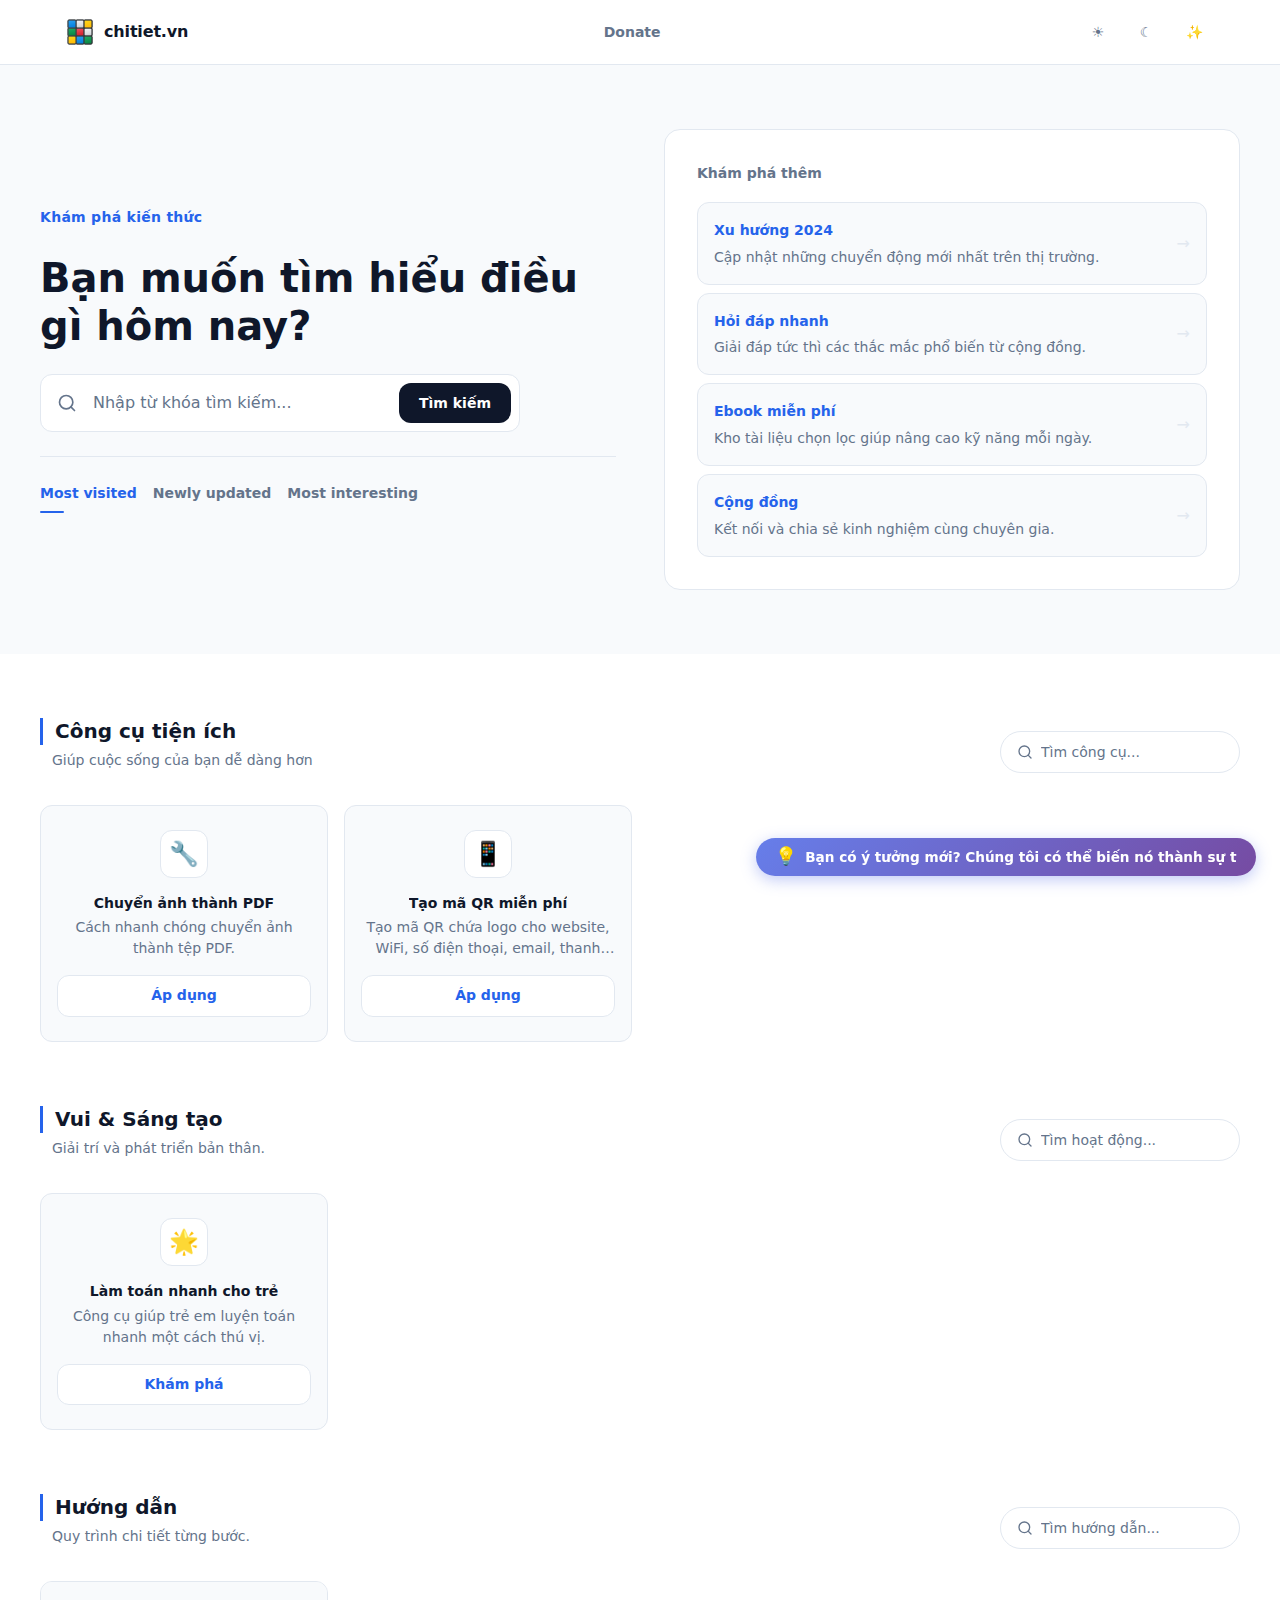
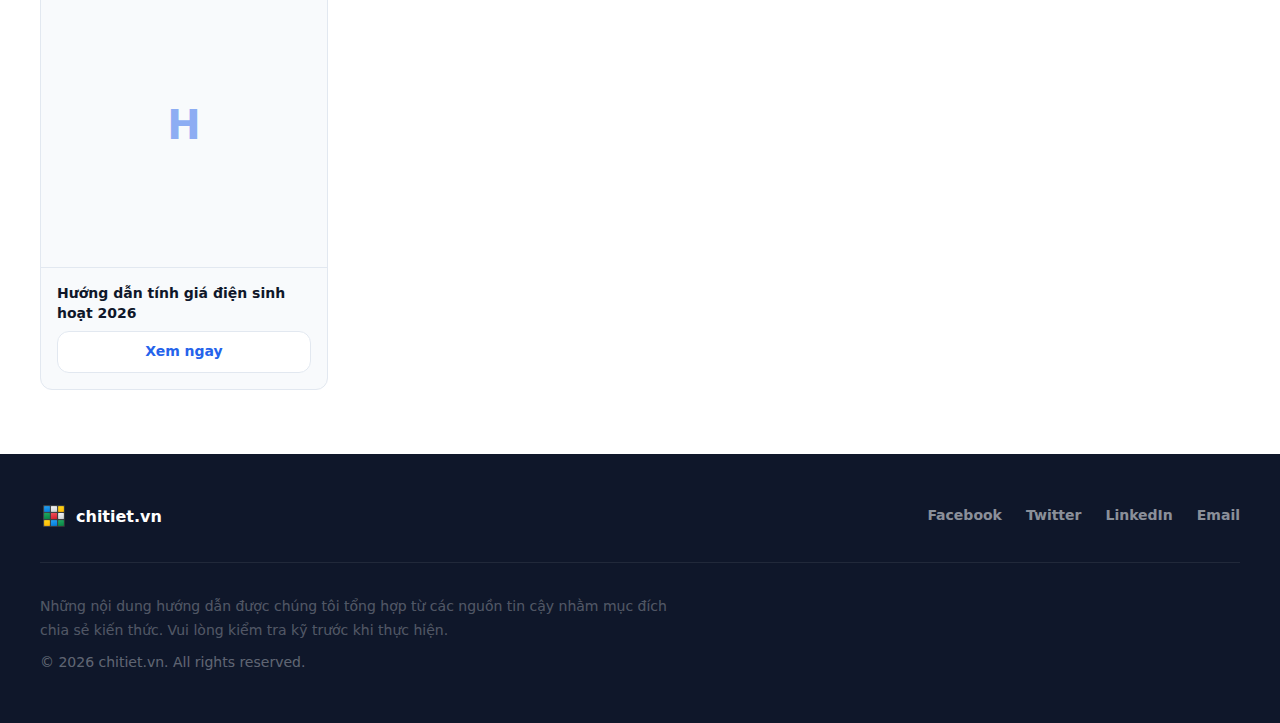
<file: index.html>
<!DOCTYPE html><html lang="vi"> <head><meta charset="UTF-8"><meta name="viewport" content="width=device-width, initial-scale=1.0"><title>
            Chitiet.vn | Công cụ trực tuyến &amp; Hướng dẫn chi tiết | Chitiet.vn
        </title><meta name="description" content="Chitiet.vn cung cấp các công cụ trực tuyến miễn phí như chuyển ảnh sang PDF và các hướng dẫn chi tiết. Chạy hoàn toàn trên trình duyệt, nhanh, bảo mật và không lưu trữ dữ liệu."><meta name="robots" content="index, follow"><link rel="canonical" href="https://chitiet.vn/"><meta property="og:title" content="Chitiet.vn - Công cụ trực tuyến miễn phí"><meta property="og:description" content="Công cụ trực tuyến miễn phí và hướng dẫn chi tiết, nhanh, an toàn và tiện lợi cho người dùng."><meta property="og:image" content="https://chitiet.vn/og-image.jpg"><meta property="og:type" content="website"><meta property="og:url" content="https://chitiet.vn/"><meta property="og:site_name" content="Chitiet.vn"><!-- Twitter --><meta name="twitter:card" content="summary_large_image"><link rel="alternate" hreflang="vi" href="https://chitiet.vn/"><link rel="alternate" hreflang="en" href="https://chitiet.vn/en/"><link rel="alternate" hreflang="x-default" href="https://chitiet.vn/"><link rel="icon" type="image/png" href="/logo.png"><link rel="icon" href="/favicon.ico"><link id="theme-style" rel="stylesheet" href="/styles/theme-default.css"><script type="application/ld+json">
        {
            "@context": "https://schema.org",
            "@type": "WebSite",
            "name": "Chitiet.vn",
            "url": "https://chitiet.vn/"
        }
        </script><link rel="stylesheet" href="/_astro/index.Btos-YUH.css"></head> <body>  <div class="page-wrapper" data-astro-cid-j7pv25f6> <header class="site-header" data-astro-cid-j7pv25f6> <div class="site-header__inner" data-astro-cid-j7pv25f6> <div class="site-header__brand" data-astro-cid-j7pv25f6> <div class="brand-logo" aria-hidden="true" data-astro-cid-j7pv25f6> <img src="/logo.png" alt="Chitiet.vn" width="500" height="600" data-astro-cid-j7pv25f6> </div> <div class="brand-name" data-astro-cid-j7pv25f6>chitiet.vn</div> </div> <nav class="site-nav" aria-label="Main navigation" data-astro-cid-j7pv25f6> <button type="button" class="site-nav__link" onclick="window.openDonateModal && window.openDonateModal()" data-astro-cid-j7pv25f6>Donate</button> </nav> <div class="theme-switcher" role="group" aria-label="Theme switcher"> <button class="theme-switcher__btn" data-theme="/styles/theme-default.css" title="Default theme" aria-label="Default theme">&#9728;</button> <button class="theme-switcher__btn" data-theme="/styles/theme-modern.css" title="Dark theme" aria-label="Dark theme">&#9790;</button> <button class="theme-switcher__btn" data-theme="/styles/theme-event.css" title="Modern theme" aria-label="Modern theme">&#10024;</button> </div> <script type="module">document.addEventListener("DOMContentLoaded",()=>{const e=document.getElementById("theme-style"),c=localStorage.getItem("chitiet-theme");c&&e&&e.setAttribute("href",c),document.querySelectorAll(".theme-switcher__btn").forEach(n=>{n.addEventListener("click",()=>{const t=n.dataset.theme;t&&e&&(e.setAttribute("href",t),localStorage.setItem("chitiet-theme",t))})})});</script> </div> </header> <section class="hero"> <div class="hero__inner"> <div class="hero__left"> <p class="hero__eyebrow">Khám phá kiến thức</p> <h1 class="hero__heading">Bạn muốn tìm hiểu điều gì hôm nay?</h1> <div class="hero__search" role="search"> <svg class="hero__search-icon" width="20" height="20" viewBox="0 0 24 24" fill="none" stroke="currentColor" stroke-width="2" stroke-linecap="round" stroke-linejoin="round" aria-hidden="true"> <circle cx="11" cy="11" r="8"></circle><line x1="21" y1="21" x2="16.65" y2="16.65"></line> </svg> <input class="hero__search-input" type="search" placeholder="Nhập từ khóa tìm kiếm..." aria-label="Tìm kiếm"> <button class="hero__search-btn" type="button">Tìm kiếm</button> </div> <div class="hero__tabs" role="tablist"> <button class="hero__tab hero__tab--active" role="tab" aria-selected="true">Most visited</button> <button class="hero__tab" role="tab" aria-selected="false">Newly updated</button> <button class="hero__tab" role="tab" aria-selected="false">Most interesting</button> </div> </div> <div class="hero__right" aria-hidden="true"> <div class="hero__sidebar"> <p class="hero__sidebar-label">Khám phá thêm</p> <div class="hero__links"> <a href="#" class="hero__link"> <div class="hero__link-content"> <span class="hero__link-title">Xu hướng 2024</span> <span class="hero__link-desc">Cập nhật những chuyển động mới nhất trên thị
                                trường.</span> </div> <span class="hero__link-arrow" aria-hidden="true">&#8594;</span> </a> <a href="#" class="hero__link"> <div class="hero__link-content"> <span class="hero__link-title">Hỏi đáp nhanh</span> <span class="hero__link-desc">Giải đáp tức thì các thắc mắc phổ biến từ cộng
                                đồng.</span> </div> <span class="hero__link-arrow" aria-hidden="true">&#8594;</span> </a> <a href="#" class="hero__link"> <div class="hero__link-content"> <span class="hero__link-title">Ebook miễn phí</span> <span class="hero__link-desc">Kho tài liệu chọn lọc giúp nâng cao kỹ năng mỗi
                                ngày.</span> </div> <span class="hero__link-arrow" aria-hidden="true">&#8594;</span> </a> <a href="#" class="hero__link"> <div class="hero__link-content"> <span class="hero__link-title">Cộng đồng</span> <span class="hero__link-desc">Kết nối và chia sẻ kinh nghiệm cùng chuyên gia.</span> </div> <span class="hero__link-arrow" aria-hidden="true">&#8594;</span> </a> </div> </div> </div> </div> </section> <main class="site-main" data-astro-cid-j7pv25f6> <div class="site-main__inner" data-astro-cid-j7pv25f6> <section class="content-section" id="section-tools"> <div class="content-section__header"> <div class="content-section__title-group"> <h3 class="content-section__title">Công cụ tiện ích</h3> <p class="content-section__desc">
Giúp cuộc sống của bạn dễ dàng hơn
</p> </div> <div class="search-box" data-search-for="tools"> <svg class="search-box__icon" width="16" height="16" viewBox="0 0 24 24" fill="none" stroke="currentColor" stroke-width="2" stroke-linecap="round" stroke-linejoin="round" aria-hidden="true"> <circle cx="11" cy="11" r="8"></circle><line x1="21" y1="21" x2="16.65" y2="16.65"></line> </svg> <input class="search-box__input" type="search" placeholder="Tìm công cụ..." aria-label="Tìm kiếm trong nhóm tools"> </div> <script type="module">document.addEventListener("DOMContentLoaded",()=>{document.querySelectorAll(".search-box").forEach(t=>{const o=t.dataset.searchFor,e=t.querySelector(".search-box__input");!e||!o||e.addEventListener("input",()=>{const n=e.value.toLowerCase().trim();document.querySelectorAll(`[data-group="${o}"]`).forEach(r=>{const a=r.textContent?.toLowerCase()??"";r.style.display=!n||a.includes(n)?"":"none"})})})});</script> </div> <div class="cards-grid cards-grid--tools" id="tools-cards-grid"> <article class="card card--tool" data-group="tools" data-index="0"> <div class="card__icon-wrap" aria-hidden="true"> <span class="card__icon"> 🔧 </span> </div> <h4 class="card__title">Chuyển ảnh thành PDF</h4> <p class="card__desc">Cách nhanh chóng chuyển ảnh thành tệp PDF.</p> <a href="/tools/image-to-pdf" class="card__btn">
Áp dụng
</a> </article><article class="card card--tool" data-group="tools" data-index="1"> <div class="card__icon-wrap" aria-hidden="true"> <span class="card__icon"> 📱 </span> </div> <h4 class="card__title">Tạo mã QR miễn phí</h4> <p class="card__desc">Tạo mã QR chứa logo cho website, WiFi, số điện thoại, email, thanh toán (VietQR)...</p> <a href="/tools/qr-code" class="card__btn">
Áp dụng
</a> </article> </div> <nav class="pagination" id="tools-pagination" aria-label="Phân trang mẹo nhanh"> <button class="pagination__btn pagination__btn--prev" id="tools-prev" aria-label="Trang trước"> <svg width="16" height="16" viewBox="0 0 24 24" fill="none" stroke="currentColor" stroke-width="2" stroke-linecap="round" stroke-linejoin="round"><polyline points="15 18 9 12 15 6"></polyline></svg> </button> <div class="pagination__pages" id="tools-pages"></div> <button class="pagination__btn pagination__btn--next" id="tools-next" aria-label="Trang sau"> <svg width="16" height="16" viewBox="0 0 24 24" fill="none" stroke="currentColor" stroke-width="2" stroke-linecap="round" stroke-linejoin="round"><polyline points="9 18 15 12 9 6"></polyline></svg> </button> </nav> </section> <script>(function(){const ITEMS_PER_PAGE = 8;

    document.addEventListener("DOMContentLoaded", () => {
        const grid = document.getElementById("tools-cards-grid");
        const pagination = document.getElementById("tools-pagination");
        const pagesContainer = document.getElementById("tools-pages");
        const prevBtn = document.getElementById("tools-prev");
        const nextBtn = document.getElementById("tools-next");
        const searchBox = document.querySelector('[data-search-for="tools"]');
        const searchInput = searchBox
            ? searchBox.querySelector(".search-box__input")
            : null;

        if (!grid || !pagination || !pagesContainer || !prevBtn || !nextBtn)
            return;

        const allCards = Array.from(
            grid.querySelectorAll('[data-group="tools"]'),
        );
        let currentPage = 1;

        function render() {
            const query = searchInput
                ? searchInput.value.toLowerCase().trim()
                : "";
            const isSearching = query.length > 0;

            if (isSearching) {
                allCards.forEach(function (card) {
                    const text = (card.textContent || "").toLowerCase();
                    card.style.display = text.includes(query) ? "" : "none";
                });
                pagination.style.display = "none";
                return;
            }

            var totalPages = Math.ceil(allCards.length / ITEMS_PER_PAGE);
            if (currentPage > totalPages) currentPage = totalPages || 1;

            var startIndex = (currentPage - 1) * ITEMS_PER_PAGE;
            var endIndex = startIndex + ITEMS_PER_PAGE;

            allCards.forEach(function (card, i) {
                card.style.display =
                    i >= startIndex && i < endIndex ? "" : "none";
            });

            pagination.style.display = totalPages <= 1 ? "none" : "";
            prevBtn.disabled = currentPage <= 1;
            nextBtn.disabled = currentPage >= totalPages;

            pagesContainer.innerHTML = "";
            for (var i = 1; i <= totalPages; i++) {
                var btn = document.createElement("button");
                btn.className =
                    "pagination__btn pagination__btn--page" +
                    (i === currentPage ? " pagination__btn--active" : "");
                btn.textContent = String(i);
                btn.setAttribute("aria-label", "Trang " + i);
                if (i === currentPage) btn.setAttribute("aria-current", "page");
                (function (page) {
                    btn.addEventListener("click", function () {
                        currentPage = page;
                        render();
                    });
                })(i);
                pagesContainer.appendChild(btn);
            }
        }

        prevBtn.addEventListener("click", function () {
            if (currentPage > 1) {
                currentPage--;
                render();
            }
        });

        nextBtn.addEventListener("click", function () {
            var totalPages = Math.ceil(allCards.length / ITEMS_PER_PAGE);
            if (currentPage < totalPages) {
                currentPage++;
                render();
            }
        });

        if (searchInput) {
            searchInput.addEventListener("input", function () {
                currentPage = 1;
                setTimeout(render, 0);
            });
        }

        render();
    });
})();</script> <section class="content-section" id="section-fun"> <div class="content-section__header"> <div class="content-section__title-group"> <h3 class="content-section__title">Vui &amp; Sáng tạo</h3> <p class="content-section__desc">
Giải trí và phát triển bản thân.
</p> </div> <div class="search-box" data-search-for="fun"> <svg class="search-box__icon" width="16" height="16" viewBox="0 0 24 24" fill="none" stroke="currentColor" stroke-width="2" stroke-linecap="round" stroke-linejoin="round" aria-hidden="true"> <circle cx="11" cy="11" r="8"></circle><line x1="21" y1="21" x2="16.65" y2="16.65"></line> </svg> <input class="search-box__input" type="search" placeholder="Tìm hoạt động..." aria-label="Tìm kiếm trong nhóm fun"> </div>  </div> <div class="cards-grid cards-grid--tools" id="fun-cards-grid"> <article class="card card--fun" data-group="fun" data-index="0"> <div class="card__icon-wrap" aria-hidden="true"> <span class="card__icon"> 🌟 </span> </div> <h4 class="card__title">Làm toán nhanh cho trẻ</h4> <p class="card__desc">Công cụ giúp trẻ em luyện toán nhanh một cách thú vị.</p> <a href="/fun/math-for-kid" class="card__btn">
Khám phá
</a> </article> </div> <nav class="pagination" id="fun-pagination" aria-label="Phân trang vui sáng tạo"> <button class="pagination__btn pagination__btn--prev" id="fun-prev" aria-label="Trang trước"> <svg width="16" height="16" viewBox="0 0 24 24" fill="none" stroke="currentColor" stroke-width="2" stroke-linecap="round" stroke-linejoin="round"><polyline points="15 18 9 12 15 6"></polyline></svg> </button> <div class="pagination__pages" id="fun-pages"></div> <button class="pagination__btn pagination__btn--next" id="fun-next" aria-label="Trang sau"> <svg width="16" height="16" viewBox="0 0 24 24" fill="none" stroke="currentColor" stroke-width="2" stroke-linecap="round" stroke-linejoin="round"><polyline points="9 18 15 12 9 6"></polyline></svg> </button> </nav> </section> <script>(function(){const ITEMS_PER_PAGE = 8;

    document.addEventListener("DOMContentLoaded", () => {
        const grid = document.getElementById("fun-cards-grid");
        const pagination = document.getElementById("fun-pagination");
        const pagesContainer = document.getElementById("fun-pages");
        const prevBtn = document.getElementById("fun-prev");
        const nextBtn = document.getElementById("fun-next");
        const searchBox = document.querySelector('[data-search-for="fun"]');
        const searchInput = searchBox
            ? searchBox.querySelector(".search-box__input")
            : null;

        if (!grid || !pagination || !pagesContainer || !prevBtn || !nextBtn)
            return;

        const allCards = Array.from(
            grid.querySelectorAll('[data-group="fun"]'),
        );
        let currentPage = 1;

        function render() {
            const query = searchInput
                ? searchInput.value.toLowerCase().trim()
                : "";
            const isSearching = query.length > 0;

            if (isSearching) {
                allCards.forEach(function (card) {
                    const text = (card.textContent || "").toLowerCase();
                    card.style.display = text.includes(query) ? "" : "none";
                });
                pagination.style.display = "none";
                return;
            }

            var totalPages = Math.ceil(allCards.length / ITEMS_PER_PAGE);
            if (currentPage > totalPages) currentPage = totalPages || 1;

            var startIndex = (currentPage - 1) * ITEMS_PER_PAGE;
            var endIndex = startIndex + ITEMS_PER_PAGE;

            allCards.forEach(function (card, i) {
                card.style.display =
                    i >= startIndex && i < endIndex ? "" : "none";
            });

            pagination.style.display = totalPages <= 1 ? "none" : "";
            prevBtn.disabled = currentPage <= 1;
            nextBtn.disabled = currentPage >= totalPages;

            pagesContainer.innerHTML = "";
            for (var i = 1; i <= totalPages; i++) {
                var btn = document.createElement("button");
                btn.className =
                    "pagination__btn pagination__btn--page" +
                    (i === currentPage ? " pagination__btn--active" : "");
                btn.textContent = String(i);
                btn.setAttribute("aria-label", "Trang " + i);
                if (i === currentPage) btn.setAttribute("aria-current", "page");
                (function (page) {
                    btn.addEventListener("click", function () {
                        currentPage = page;
                        render();
                    });
                })(i);
                pagesContainer.appendChild(btn);
            }
        }

        prevBtn.addEventListener("click", function () {
            if (currentPage > 1) {
                currentPage--;
                render();
            }
        });

        nextBtn.addEventListener("click", function () {
            var totalPages = Math.ceil(allCards.length / ITEMS_PER_PAGE);
            if (currentPage < totalPages) {
                currentPage++;
                render();
            }
        });

        if (searchInput) {
            searchInput.addEventListener("input", function () {
                currentPage = 1;
                setTimeout(render, 0);
            });
        }

        render();
    });
})();</script> <section class="content-section" id="section-static"> <div class="content-section__header"> <div class="content-section__title-group"> <h3 class="content-section__title">Hướng dẫn</h3> <p class="content-section__desc">Quy trình chi tiết từng bước.</p> </div> <div class="search-box" data-search-for="static"> <svg class="search-box__icon" width="16" height="16" viewBox="0 0 24 24" fill="none" stroke="currentColor" stroke-width="2" stroke-linecap="round" stroke-linejoin="round" aria-hidden="true"> <circle cx="11" cy="11" r="8"></circle><line x1="21" y1="21" x2="16.65" y2="16.65"></line> </svg> <input class="search-box__input" type="search" placeholder="Tìm hướng dẫn..." aria-label="Tìm kiếm trong nhóm static"> </div>  </div> <div class="cards-grid cards-grid--static" id="static-cards-grid"> <article class="card card--static" data-group="static" data-index="0"> <div class="card__image-wrap"> <div class="card__image-placeholder" aria-hidden="true"> <span class="card__image-initial"> H </span> </div> </div> <div class="card__body"> <h4 class="card__title">Hướng dẫn tính giá điện sinh hoạt 2026</h4> <a href="/guide/huong-dan-tinh-gia-dien-sinh-hoat-2026" class="card__btn">
Xem ngay
</a> </div> </article> </div> <nav class="pagination" id="static-pagination" aria-label="Phân trang hướng dẫn"> <button class="pagination__btn pagination__btn--prev" id="static-prev" aria-label="Trang trước"> <svg width="16" height="16" viewBox="0 0 24 24" fill="none" stroke="currentColor" stroke-width="2" stroke-linecap="round" stroke-linejoin="round"><polyline points="15 18 9 12 15 6"></polyline></svg> </button> <div class="pagination__pages" id="static-pages"></div> <button class="pagination__btn pagination__btn--next" id="static-next" aria-label="Trang sau"> <svg width="16" height="16" viewBox="0 0 24 24" fill="none" stroke="currentColor" stroke-width="2" stroke-linecap="round" stroke-linejoin="round"><polyline points="9 18 15 12 9 6"></polyline></svg> </button> </nav> </section> <script>(function(){const ITEMS_PER_PAGE = 8;

    document.addEventListener("DOMContentLoaded", () => {
        const grid = document.getElementById("static-cards-grid");
        const pagination = document.getElementById("static-pagination");
        const pagesContainer = document.getElementById("static-pages");
        const prevBtn = document.getElementById("static-prev");
        const nextBtn = document.getElementById("static-next");
        const searchBox = document.querySelector('[data-search-for="static"]');
        const searchInput = searchBox
            ? searchBox.querySelector(".search-box__input")
            : null;

        if (!grid || !pagination || !pagesContainer || !prevBtn || !nextBtn)
            return;

        const allCards = Array.from(
            grid.querySelectorAll('[data-group="static"]'),
        );
        let currentPage = 1;

        function render() {
            const query = searchInput
                ? searchInput.value.toLowerCase().trim()
                : "";
            const isSearching = query.length > 0;

            if (isSearching) {
                allCards.forEach(function (card) {
                    const text = (card.textContent || "").toLowerCase();
                    card.style.display = text.includes(query) ? "" : "none";
                });
                pagination.style.display = "none";
                return;
            }

            var totalPages = Math.ceil(allCards.length / ITEMS_PER_PAGE);
            if (currentPage > totalPages) currentPage = totalPages || 1;

            var startIndex = (currentPage - 1) * ITEMS_PER_PAGE;
            var endIndex = startIndex + ITEMS_PER_PAGE;

            allCards.forEach(function (card, i) {
                card.style.display =
                    i >= startIndex && i < endIndex ? "" : "none";
            });

            pagination.style.display = totalPages <= 1 ? "none" : "";
            prevBtn.disabled = currentPage <= 1;
            nextBtn.disabled = currentPage >= totalPages;

            pagesContainer.innerHTML = "";
            for (var i = 1; i <= totalPages; i++) {
                var btn = document.createElement("button");
                btn.className =
                    "pagination__btn pagination__btn--page" +
                    (i === currentPage ? " pagination__btn--active" : "");
                btn.textContent = String(i);
                btn.setAttribute("aria-label", "Trang " + i);
                if (i === currentPage) btn.setAttribute("aria-current", "page");
                (function (page) {
                    btn.addEventListener("click", function () {
                        currentPage = page;
                        render();
                    });
                })(i);
                pagesContainer.appendChild(btn);
            }
        }

        prevBtn.addEventListener("click", function () {
            if (currentPage > 1) {
                currentPage--;
                render();
            }
        });

        nextBtn.addEventListener("click", function () {
            var totalPages = Math.ceil(allCards.length / ITEMS_PER_PAGE);
            if (currentPage < totalPages) {
                currentPage++;
                render();
            }
        });

        if (searchInput) {
            searchInput.addEventListener("input", function () {
                currentPage = 1;
                setTimeout(render, 0);
            });
        }

        render();
    });
})();</script> </div> </main> <button type="button" class="feature-request-hint" id="fr-hint-btn" onclick="window.openFeatureRequestModal && window.openFeatureRequestModal()" data-astro-cid-j7pv25f6> <span class="fr-hint__icon" data-astro-cid-j7pv25f6>💡</span> <span class="fr-hint__text" data-astro-cid-j7pv25f6>Bạn có ý tưởng mới? Chúng tôi có thể biến nó thành sự thật.</span> </button> <!-- Modal Backdrop --><div id="fr-modal-overlay" class="fr-overlay" aria-hidden="true" data-astro-cid-evw7omsf> <div class="fr-backdrop" data-astro-cid-evw7omsf></div> <!-- Modal --> <div class="fr-modal" role="dialog" aria-modal="true" aria-labelledby="fr-title" data-astro-cid-evw7omsf> <!-- Header --> <div class="fr-modal__header" data-astro-cid-evw7omsf> <div class="fr-modal__title-group" data-astro-cid-evw7omsf> <div class="fr-modal__icon" data-astro-cid-evw7omsf> <svg width="24" height="24" viewBox="0 0 24 24" fill="none" stroke="currentColor" stroke-width="2" stroke-linecap="round" stroke-linejoin="round" data-astro-cid-evw7omsf> <path d="M9 18h6" data-astro-cid-evw7omsf></path><path d="M10 22h4" data-astro-cid-evw7omsf></path> <path d="M15.09 14c.18-.98.65-1.74 1.41-2.5A4.65 4.65 0 0 0 18 8 6 6 0 0 0 6 8c0 1 .23 2.23 1.5 3.5C8.26 12.26 8.72 13.02 8.91 14" data-astro-cid-evw7omsf></path> </svg> </div> <h2 id="fr-title" class="fr-modal__title" data-astro-cid-evw7omsf>
Đề xuất tính năng mới
</h2> </div> <button id="fr-close-btn" class="fr-modal__close" aria-label="Đóng" data-astro-cid-evw7omsf> <svg width="20" height="20" viewBox="0 0 24 24" fill="none" stroke="currentColor" stroke-width="2" stroke-linecap="round" stroke-linejoin="round" data-astro-cid-evw7omsf> <line x1="18" y1="6" x2="6" y2="18" data-astro-cid-evw7omsf></line><line x1="6" y1="6" x2="18" y2="18" data-astro-cid-evw7omsf></line> </svg> </button> </div> <!-- Body --> <div class="fr-modal__body" data-astro-cid-evw7omsf> <!-- Info box --> <div class="fr-info-box" data-astro-cid-evw7omsf> <svg class="fr-info-box__icon" width="20" height="20" viewBox="0 0 24 24" fill="none" stroke="currentColor" stroke-width="2" stroke-linecap="round" stroke-linejoin="round" data-astro-cid-evw7omsf> <circle cx="12" cy="12" r="10" data-astro-cid-evw7omsf></circle><line x1="12" y1="16" x2="12" y2="12" data-astro-cid-evw7omsf></line><line x1="12" y1="8" x2="12.01" y2="8" data-astro-cid-evw7omsf></line> </svg> <p class="fr-info-box__text" data-astro-cid-evw7omsf>
Chúng tôi luôn muốn biết mọi ý tưởng/nhu cầu của bạn, hãy cứ
                    chia sẻ, biết đâu chúng tôi có thể hoàn thành nó nhanh hơn
                    bạn mong đợi!
</p> </div> <form id="featureForm" class="fr-form" data-astro-cid-evw7omsf> <input type="text" name="website" style="display:none" data-astro-cid-evw7omsf> <div class="fr-field" data-astro-cid-evw7omsf> <label class="fr-label" for="fr-name" data-astro-cid-evw7omsf>Tên tính năng</label> <input id="fr-name" class="fr-input" type="text" name="featureName" placeholder="Ví dụ: Chế độ Dark mode, Tự động sao lưu..." required data-astro-cid-evw7omsf> </div> <div class="fr-field" data-astro-cid-evw7omsf> <label class="fr-label" for="fr-desc" data-astro-cid-evw7omsf>Mô tả chi tiết</label> <textarea id="fr-desc" class="fr-input fr-textarea" name="description" placeholder="Mô tả cách tính năng này giúp ích cho bạn..." data-astro-cid-evw7omsf></textarea> </div> <div class="fr-toggle-row" data-astro-cid-evw7omsf> <div class="fr-toggle-row__label" data-astro-cid-evw7omsf> <span class="fr-toggle-row__text" data-astro-cid-evw7omsf>Tôi sẽ cần sử dụng tính năng này thường xuyên</span> </div> <label class="fr-toggle" data-astro-cid-evw7omsf> <input type="checkbox" name="frequent" checked data-astro-cid-evw7omsf> <span class="fr-toggle__track" data-astro-cid-evw7omsf></span> </label> </div> <div class="fr-field" data-astro-cid-evw7omsf> <label class="fr-label" for="fr-email" data-astro-cid-evw7omsf>Email liên hệ (nếu bạn muốn chúng tôi phản hồi)</label> <input id="fr-email" class="fr-input" type="email" name="email" placeholder="example@email.com" data-astro-cid-evw7omsf> </div> </form> </div> <!-- Footer --> <div class="fr-modal__footer" data-astro-cid-evw7omsf> <button id="fr-cancel-btn" class="fr-btn fr-btn--secondary" type="button" data-astro-cid-evw7omsf>Hủy bỏ</button> <button id="fr-submit-btn" class="fr-btn fr-btn--primary" type="submit" form="featureForm" data-astro-cid-evw7omsf> <span data-astro-cid-evw7omsf>Gửi yêu cầu</span> <svg width="16" height="16" viewBox="0 0 24 24" fill="none" stroke="currentColor" stroke-width="2" stroke-linecap="round" stroke-linejoin="round" data-astro-cid-evw7omsf> <line x1="22" y1="2" x2="11" y2="13" data-astro-cid-evw7omsf></line><polygon points="22 2 15 22 11 13 2 9 22 2" data-astro-cid-evw7omsf></polygon> </svg> </button> </div> </div> </div>  <script>
    {
        const SCRIPT_URL =
            "https://script.google.com/macros/s/AKfycbya-Fog_nwKb8NK5lL4zOV5mOFAQHxnO6K_QLF-2CfkP6sExu27I1p5L8D5Lv0lHB7D/exec";

        const overlay = document.getElementById("fr-modal-overlay");
        const form = document.getElementById("featureForm");
        const closeBtn = document.getElementById("fr-close-btn");
        const cancelBtn = document.getElementById("fr-cancel-btn");

        function openModal() {
            overlay.setAttribute("aria-hidden", "false");
            document.body.style.overflow = "hidden";
        }

        function closeModal() {
            overlay.setAttribute("aria-hidden", "true");
            document.body.style.overflow = "";
        }

        // Expose globally so the hint link can call it
        window.openFeatureRequestModal = openModal;

        closeBtn.addEventListener("click", closeModal);
        cancelBtn.addEventListener("click", closeModal);

        // Close on backdrop click
        overlay.addEventListener("click", (e) => {
            if (
                e.target === overlay ||
                e.target.classList.contains("fr-backdrop")
            ) {
                closeModal();
            }
        });

        // Close on Escape
        document.addEventListener("keydown", (e) => {
            if (
                e.key === "Escape" &&
                overlay.getAttribute("aria-hidden") === "false"
            ) {
                closeModal();
            }
        });

        // Form submit
        if (form) {
            form.addEventListener("submit", async (e) => {
                e.preventDefault();

                let clientId = localStorage.getItem("client_id");

                if (!clientId) {
                    clientId = crypto.randomUUID();
                    localStorage.setItem("client_id", clientId);
                }

                const formData = new FormData(form);
                const payload = {
                    featureName: formData.get("featureName"),
                    description: formData.get("description"),
                    frequent: formData.get("frequent") === "on",
                    email: formData.get("email"),
                    clientId: clientId,
                    userAgent: navigator.userAgent,
                };

                try {
                    const response = await fetch(SCRIPT_URL, {
                        method: "POST",
                        mode: "cors",
                        headers: {
                            "Content-Type": "text/plain;charset=utf-8",
                        },
                        body: JSON.stringify(payload),
                    });

                    if (!response.ok) {
                        throw new Error(
                            `HTTP error! status: ${response.status}`,
                        );
                    }

                    const result = await response.json();

                    if (result.status === "success") {
                        alert("Đã gửi đề xuất. Cảm ơn bạn!");
                        form.reset();
                        closeModal();
                    } else {
                        alert("Lỗi: " + (result.error || "Không xác định"));
                    }
                } catch {
                    alert("Có lỗi xảy ra. Vui lòng thử lại.");
                }
            });
        }
    }
</script> <!-- Donate Modal Backdrop --><div id="donate-modal-overlay" class="donate-overlay" aria-hidden="true" data-astro-cid-zs7r6mno> <div class="donate-backdrop" data-astro-cid-zs7r6mno></div> <!-- Modal --> <div class="donate-modal" role="dialog" aria-modal="true" aria-labelledby="donate-title" data-astro-cid-zs7r6mno> <!-- Header --> <div class="donate-modal__header" data-astro-cid-zs7r6mno> <div class="donate-modal__title-group" data-astro-cid-zs7r6mno> <div class="donate-modal__icon" data-astro-cid-zs7r6mno> <svg width="24" height="24" viewBox="0 0 24 24" fill="none" stroke="currentColor" stroke-width="2" stroke-linecap="round" stroke-linejoin="round" data-astro-cid-zs7r6mno> <path d="M20.84 4.61a5.5 5.5 0 0 0-7.78 0L12 5.67l-1.06-1.06a5.5 5.5 0 0 0-7.78 7.78l1.06 1.06L12 21.23l7.78-7.78 1.06-1.06a5.5 5.5 0 0 0 0-7.78z" data-astro-cid-zs7r6mno></path> </svg> </div> <h2 id="donate-title" class="donate-modal__title" data-astro-cid-zs7r6mno>
Ủng hộ chitiet.vn
</h2> </div> <button id="donate-close-btn" class="donate-modal__close" aria-label="Đóng" data-astro-cid-zs7r6mno> <svg width="20" height="20" viewBox="0 0 24 24" fill="none" stroke="currentColor" stroke-width="2" stroke-linecap="round" stroke-linejoin="round" data-astro-cid-zs7r6mno> <line x1="18" y1="6" x2="6" y2="18" data-astro-cid-zs7r6mno></line><line x1="6" y1="6" x2="18" y2="18" data-astro-cid-zs7r6mno></line> </svg> </button> </div> <!-- Body --> <div class="donate-modal__body" data-astro-cid-zs7r6mno> <div class="donate-message" data-astro-cid-zs7r6mno> <p class="donate-message__lead" data-astro-cid-zs7r6mno>
Mọi công cụ trên website này đều miễn phí cho bạn sử dụng.
</p> <p class="donate-message__detail" data-astro-cid-zs7r6mno>
Nhưng để duy trì và phát triển website, chúng tôi cần bỏ ra
                    công sức và thời gian cá nhân. Nếu bạn thấy website hữu ích
                    và muốn ủng hộ, dù chỉ một khoản nhỏ, chúng tôi cũng rất
                    biết ơn và sẽ có thêm động lực để làm website tốt hơn cho
                    bạn.
</p> </div> <div class="donate-qr" data-astro-cid-zs7r6mno> <div class="donate-qr__card" data-astro-cid-zs7r6mno> <img src="/donate.png" alt="QR chuyển khoản ủng hộ chitiet.vn" class="donate-qr__img" loading="lazy" data-astro-cid-zs7r6mno> </div> <p class="donate-qr__hint" data-astro-cid-zs7r6mno>
Quét mã QR bằng app ngân hàng để chuyển khoản
</p> </div> <div class="donate-info-box" data-astro-cid-zs7r6mno> <svg class="donate-info-box__icon" width="18" height="18" viewBox="0 0 24 24" fill="none" stroke="currentColor" stroke-width="2" stroke-linecap="round" stroke-linejoin="round" data-astro-cid-zs7r6mno> <circle cx="12" cy="12" r="10" data-astro-cid-zs7r6mno></circle><line x1="12" y1="16" x2="12" y2="12" data-astro-cid-zs7r6mno></line><line x1="12" y1="8" x2="12.01" y2="8" data-astro-cid-zs7r6mno></line> </svg> <p class="donate-info-box__text" data-astro-cid-zs7r6mno>
Mọi khoản ủng hộ đều được sử dụng để giữ cho website luôn
                    miễn phí.
</p> </div> </div> <!-- Footer --> <div class="donate-modal__footer" data-astro-cid-zs7r6mno> <button id="donate-cancel-btn" class="donate-btn donate-btn--secondary" type="button" data-astro-cid-zs7r6mno>Đóng</button> </div> </div> </div>  <script>
    {
        const overlay = document.getElementById("donate-modal-overlay");
        const closeBtn = document.getElementById("donate-close-btn");
        const cancelBtn = document.getElementById("donate-cancel-btn");

        function openModal() {
            overlay.setAttribute("aria-hidden", "false");
            document.body.style.overflow = "hidden";
        }

        function closeModal() {
            overlay.setAttribute("aria-hidden", "true");
            document.body.style.overflow = "";
        }

        window.openDonateModal = openModal;

        closeBtn.addEventListener("click", closeModal);
        cancelBtn.addEventListener("click", closeModal);

        overlay.addEventListener("click", (e) => {
            if (
                e.target === overlay ||
                e.target.classList.contains("donate-backdrop")
            ) {
                closeModal();
            }
        });

        document.addEventListener("keydown", (e) => {
            if (
                e.key === "Escape" &&
                overlay.getAttribute("aria-hidden") === "false"
            ) {
                closeModal();
            }
        });
    }
</script> <footer class="site-footer" data-astro-cid-j7pv25f6> <div class="site-footer__inner" data-astro-cid-j7pv25f6> <div class="site-footer__top" data-astro-cid-j7pv25f6> <div class="site-footer__brand" data-astro-cid-j7pv25f6> <div class="brand-logo brand-logo--sm" aria-hidden="true" data-astro-cid-j7pv25f6> <img src="/logo.png" alt="Chitiet.vn" width="500" height="600" data-astro-cid-j7pv25f6> </div> <span class="site-footer__brand-name" data-astro-cid-j7pv25f6>chitiet.vn</span> </div> <nav class="site-footer__social" aria-label="Social links" data-astro-cid-j7pv25f6> <a href="#" class="site-footer__social-link" data-astro-cid-j7pv25f6>Facebook</a> <a href="#" class="site-footer__social-link" data-astro-cid-j7pv25f6>Twitter</a> <a href="#" class="site-footer__social-link" data-astro-cid-j7pv25f6>LinkedIn</a> <a href="#" class="site-footer__social-link" data-astro-cid-j7pv25f6>Email</a> </nav> </div> <div class="site-footer__copy" data-astro-cid-j7pv25f6> <p class="site-footer__disclaimer" data-astro-cid-j7pv25f6>
Những nội dung hướng dẫn được chúng tôi tổng hợp từ các
                        nguồn tin cậy nhằm mục đích chia sẻ kiến thức. Vui lòng
                        kiểm tra kỹ trước khi thực hiện.
</p> <p class="site-footer__copyright" data-astro-cid-j7pv25f6>
© 2026 chitiet.vn. All rights reserved.
</p> </div> </div> </footer> </div>  </body></html>  <script>
    {
        const hintBtn = document.getElementById("fr-hint-btn");
        let scrollTimer = null;
        let isScrolling = false;

        window.addEventListener(
            "scroll",
            () => {
                if (!isScrolling) {
                    isScrolling = true;
                    hintBtn.classList.add("is-collapsed");
                }

                clearTimeout(scrollTimer);
                scrollTimer = setTimeout(() => {
                    isScrolling = false;
                    hintBtn.classList.remove("is-collapsed");
                }, 500);
            },
            { passive: true },
        );
    }
</script>
</file>
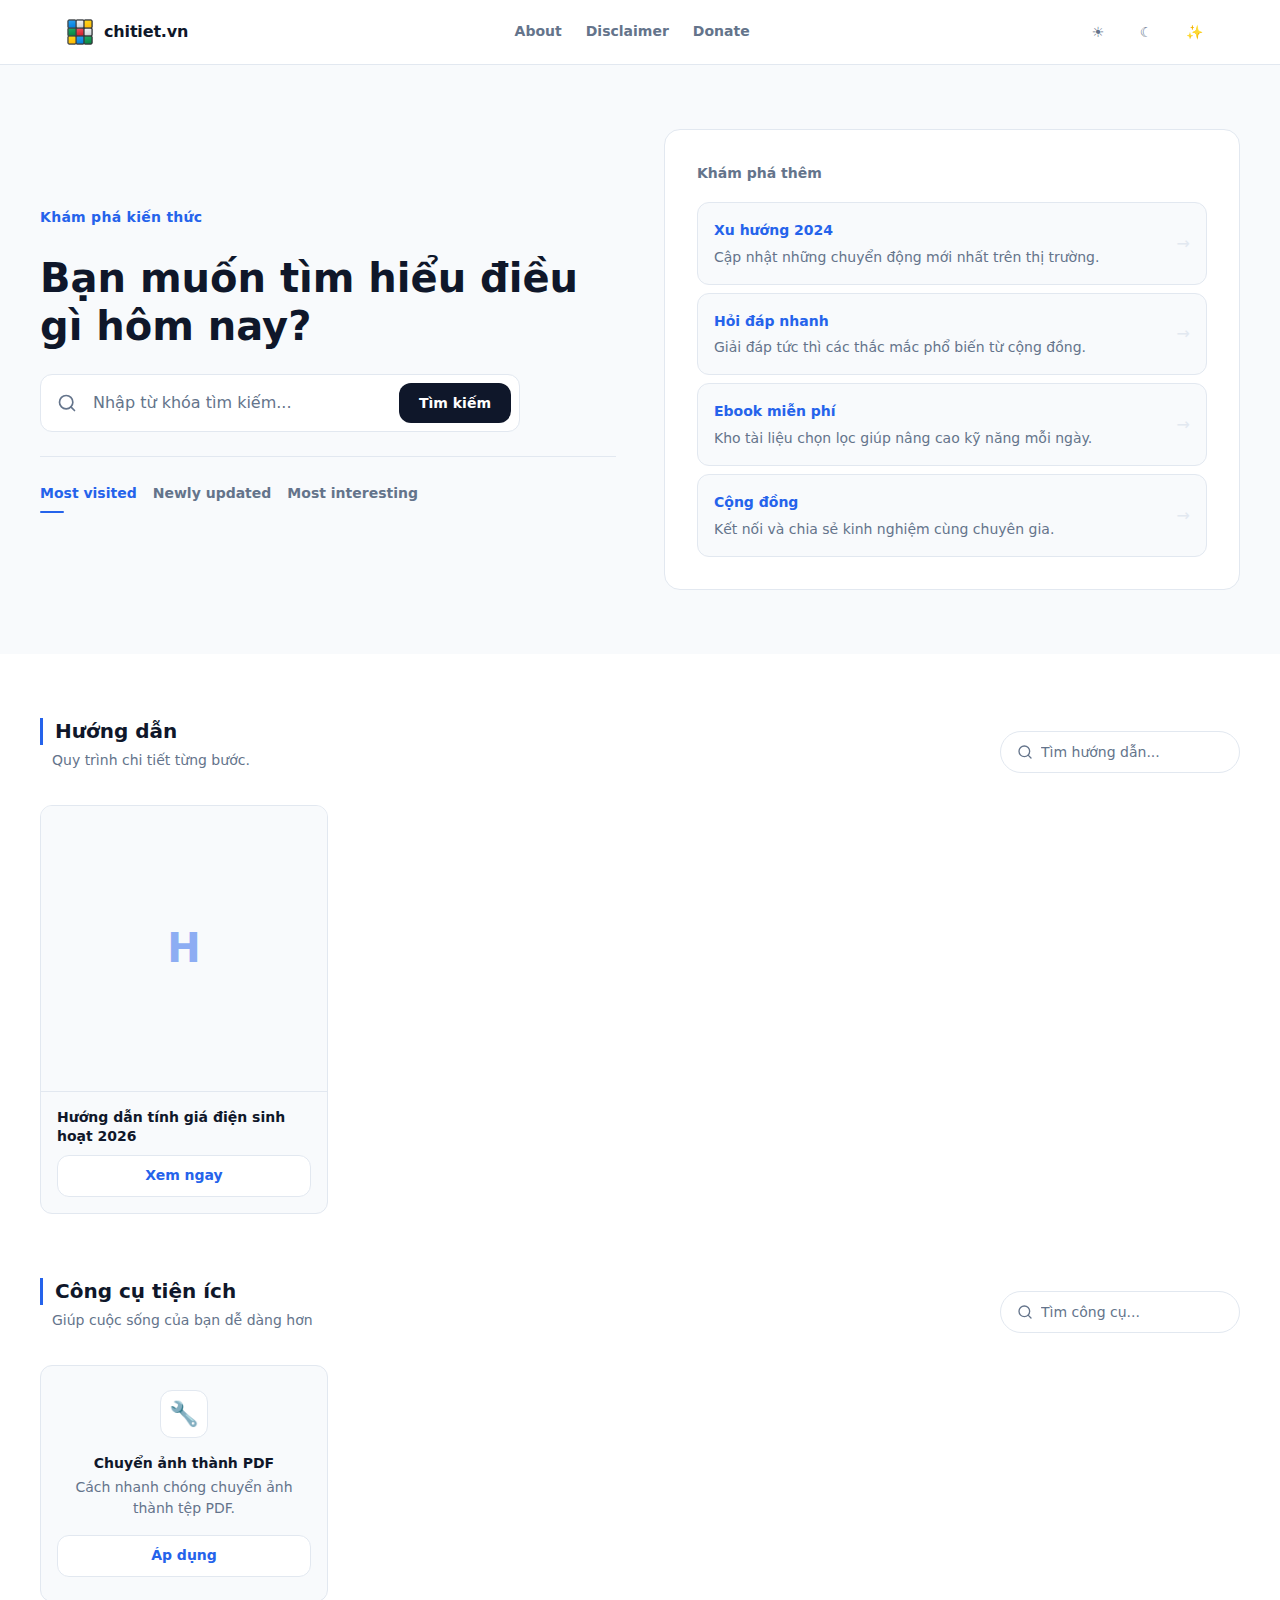
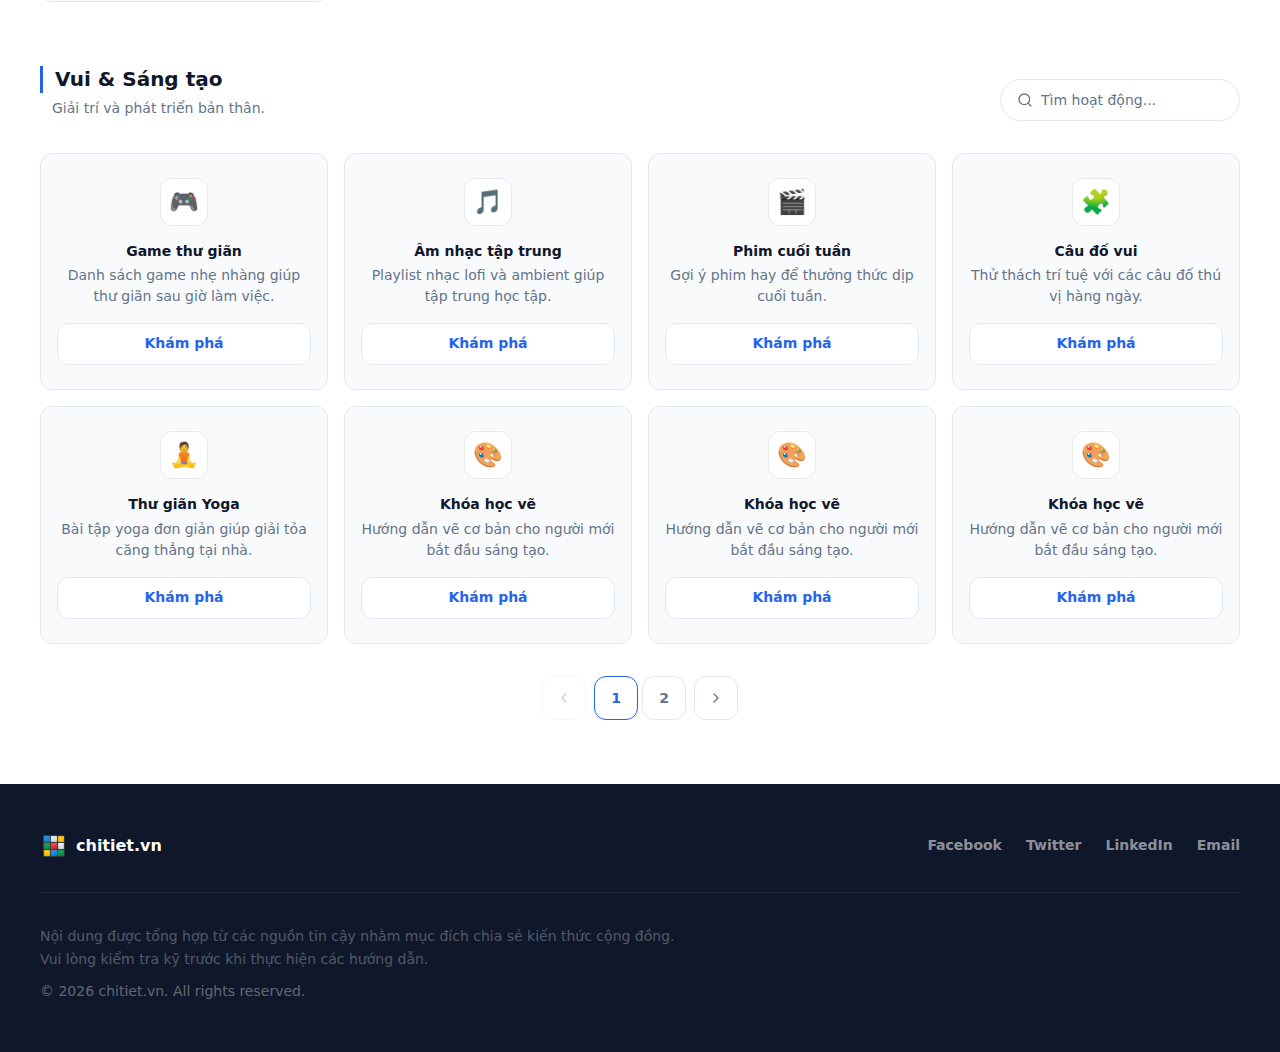
<file: vi/index.html>
<!DOCTYPE html><html lang="vi"> <head><meta charset="UTF-8"><meta name="viewport" content="width=device-width, initial-scale=1.0"><link rel="canonical" href="https://chitiet.vn/vi/"><link rel="alternate" hreflang="vi" href="https://chitiet.vn/vi/"><link rel="alternate" hreflang="en" href="https://chitiet.vn/en/"><link rel="alternate" hreflang="x-default" href="https://chitiet.vn/vi/"><link rel="icon" type="image/png" href="/logo.png"><link rel="icon" href="/favicon.ico"><title>Chitiet.vn | Công cụ trực tuyến &amp; Hướng dẫn chi tiết</title><link id="theme-style" rel="stylesheet" href="/styles/theme-default.css"><script async src="https://www.googletagmanager.com/gtag/js?id=G-ZQM1P2XDF8"></script> <script>(function(){const GA_ID = "G-ZQM1P2XDF8";

    window.dataLayer = window.dataLayer || [];
    window.gtag = function () {
        dataLayer.push(arguments);
    };
    window.gtag("js", new Date());
    window.gtag("config", GA_ID);
})();</script><script>!(function(w,p,f,c){if(!window.crossOriginIsolated && !navigator.serviceWorker) return;c=w[p]=Object.assign(w[p]||{},{"lib":"/~partytown/","debug":false});c[f]=(c[f]||[])})(window,'partytown','forward');/* Partytown 0.11.2 - MIT QwikDev */
const t={preserveBehavior:!1},e=e=>{if("string"==typeof e)return[e,t];const[n,r=t]=e;return[n,{...t,...r}]},n=Object.freeze((t=>{const e=new Set;let n=[];do{Object.getOwnPropertyNames(n).forEach((t=>{"function"==typeof n[t]&&e.add(t)}))}while((n=Object.getPrototypeOf(n))!==Object.prototype);return Array.from(e)})());!function(t,r,o,i,a,s,c,l,d,p,u=t,f){function h(){f||(f=1,"/"==(c=(s.lib||"/~partytown/")+(s.debug?"debug/":""))[0]&&(d=r.querySelectorAll('script[type="text/partytown"]'),i!=t?i.dispatchEvent(new CustomEvent("pt1",{detail:t})):(l=setTimeout(v,(null==s?void 0:s.fallbackTimeout)||1e4),r.addEventListener("pt0",w),a?y(1):o.serviceWorker?o.serviceWorker.register(c+(s.swPath||"partytown-sw.js"),{scope:c}).then((function(t){t.active?y():t.installing&&t.installing.addEventListener("statechange",(function(t){"activated"==t.target.state&&y()}))}),console.error):v())))}function y(e){p=r.createElement(e?"script":"iframe"),t._pttab=Date.now(),e||(p.style.display="block",p.style.width="0",p.style.height="0",p.style.border="0",p.style.visibility="hidden",p.setAttribute("aria-hidden",!0)),p.src=c+"partytown-"+(e?"atomics.js?v=0.11.2":"sandbox-sw.html?"+t._pttab),r.querySelector(s.sandboxParent||"body").appendChild(p)}function v(n,o){for(w(),i==t&&(s.forward||[]).map((function(n){const[r]=e(n);delete t[r.split(".")[0]]})),n=0;n<d.length;n++)(o=r.createElement("script")).innerHTML=d[n].innerHTML,o.nonce=s.nonce,r.head.appendChild(o);p&&p.parentNode.removeChild(p)}function w(){clearTimeout(l)}s=t.partytown||{},i==t&&(s.forward||[]).map((function(r){const[o,{preserveBehavior:i}]=e(r);u=t,o.split(".").map((function(e,r,o){var a;u=u[o[r]]=r+1<o.length?u[o[r]]||(a=o[r+1],n.includes(a)?[]:{}):(()=>{let e=null;if(i){const{methodOrProperty:n,thisObject:r}=((t,e)=>{let n=t;for(let t=0;t<e.length-1;t+=1)n=n[e[t]];return{thisObject:n,methodOrProperty:e.length>0?n[e[e.length-1]]:void 0}})(t,o);"function"==typeof n&&(e=(...t)=>n.apply(r,...t))}return function(){let n;return e&&(n=e(arguments)),(t._ptf=t._ptf||[]).push(o,arguments),n}})()}))})),"complete"==r.readyState?h():(t.addEventListener("DOMContentLoaded",h),t.addEventListener("load",h))}(window,document,navigator,top,window.crossOriginIsolated);;(e=>{e.addEventListener("astro:before-swap",e=>{let r=document.body.querySelector("iframe[src*='/~partytown/']");if(r)e.newDocument.body.append(r)})})(document);</script></head> <body>  <div class="page-wrapper"> <header class="site-header"> <div class="site-header__inner"> <div class="site-header__brand"> <div class="brand-logo" aria-hidden="true"> <img src="/logo.png" alt="Chitiet.vn" width="500" height="600"> </div> <div class="brand-name">chitiet.vn</div> </div> <nav class="site-nav" aria-label="Main navigation"> <a href="#" class="site-nav__link">About</a> <a href="#" class="site-nav__link">Disclaimer</a> <a href="#" class="site-nav__link">Donate</a> </nav> <div class="theme-switcher" role="group" aria-label="Theme switcher"> <button class="theme-switcher__btn" data-theme="/styles/theme-default.css" title="Default theme" aria-label="Default theme">&#9728;</button> <button class="theme-switcher__btn" data-theme="/styles/theme-modern.css" title="Dark theme" aria-label="Dark theme">&#9790;</button> <button class="theme-switcher__btn" data-theme="/styles/theme-event.css" title="Modern theme" aria-label="Modern theme">&#10024;</button> </div> <script type="module">document.addEventListener("DOMContentLoaded",()=>{const e=document.getElementById("theme-style"),c=localStorage.getItem("chitiet-theme");c&&e&&e.setAttribute("href",c),document.querySelectorAll(".theme-switcher__btn").forEach(n=>{n.addEventListener("click",()=>{const t=n.dataset.theme;t&&e&&(e.setAttribute("href",t),localStorage.setItem("chitiet-theme",t))})})});</script> </div> </header> <section class="hero"> <div class="hero__inner"> <div class="hero__left"> <p class="hero__eyebrow">Khám phá kiến thức</p> <h1 class="hero__heading">Bạn muốn tìm hiểu điều gì hôm nay?</h1> <div class="hero__search" role="search"> <svg class="hero__search-icon" width="20" height="20" viewBox="0 0 24 24" fill="none" stroke="currentColor" stroke-width="2" stroke-linecap="round" stroke-linejoin="round" aria-hidden="true"> <circle cx="11" cy="11" r="8"></circle><line x1="21" y1="21" x2="16.65" y2="16.65"></line> </svg> <input class="hero__search-input" type="search" placeholder="Nhập từ khóa tìm kiếm..." aria-label="Tìm kiếm"> <button class="hero__search-btn" type="button">Tìm kiếm</button> </div> <div class="hero__tabs" role="tablist"> <button class="hero__tab hero__tab--active" role="tab" aria-selected="true">Most visited</button> <button class="hero__tab" role="tab" aria-selected="false">Newly updated</button> <button class="hero__tab" role="tab" aria-selected="false">Most interesting</button> </div> </div> <div class="hero__right" aria-hidden="true"> <div class="hero__sidebar"> <p class="hero__sidebar-label">Khám phá thêm</p> <div class="hero__links"> <a href="#" class="hero__link"> <div class="hero__link-content"> <span class="hero__link-title">Xu hướng 2024</span> <span class="hero__link-desc">Cập nhật những chuyển động mới nhất trên thị
                                trường.</span> </div> <span class="hero__link-arrow" aria-hidden="true">&#8594;</span> </a> <a href="#" class="hero__link"> <div class="hero__link-content"> <span class="hero__link-title">Hỏi đáp nhanh</span> <span class="hero__link-desc">Giải đáp tức thì các thắc mắc phổ biến từ cộng
                                đồng.</span> </div> <span class="hero__link-arrow" aria-hidden="true">&#8594;</span> </a> <a href="#" class="hero__link"> <div class="hero__link-content"> <span class="hero__link-title">Ebook miễn phí</span> <span class="hero__link-desc">Kho tài liệu chọn lọc giúp nâng cao kỹ năng mỗi
                                ngày.</span> </div> <span class="hero__link-arrow" aria-hidden="true">&#8594;</span> </a> <a href="#" class="hero__link"> <div class="hero__link-content"> <span class="hero__link-title">Cộng đồng</span> <span class="hero__link-desc">Kết nối và chia sẻ kinh nghiệm cùng chuyên gia.</span> </div> <span class="hero__link-arrow" aria-hidden="true">&#8594;</span> </a> </div> </div> </div> </div> </section> <main class="site-main"> <div class="site-main__inner"> <section class="content-section" id="section-static"> <div class="content-section__header"> <div class="content-section__title-group"> <h3 class="content-section__title">Hướng dẫn</h3> <p class="content-section__desc">Quy trình chi tiết từng bước.</p> </div> <div class="search-box" data-search-for="static"> <svg class="search-box__icon" width="16" height="16" viewBox="0 0 24 24" fill="none" stroke="currentColor" stroke-width="2" stroke-linecap="round" stroke-linejoin="round" aria-hidden="true"> <circle cx="11" cy="11" r="8"></circle><line x1="21" y1="21" x2="16.65" y2="16.65"></line> </svg> <input class="search-box__input" type="search" placeholder="Tìm hướng dẫn..." aria-label="Tìm kiếm trong nhóm static"> </div> <script type="module">document.addEventListener("DOMContentLoaded",()=>{document.querySelectorAll(".search-box").forEach(t=>{const o=t.dataset.searchFor,e=t.querySelector(".search-box__input");!e||!o||e.addEventListener("input",()=>{const n=e.value.toLowerCase().trim();document.querySelectorAll(`[data-group="${o}"]`).forEach(r=>{const a=r.textContent?.toLowerCase()??"";r.style.display=!n||a.includes(n)?"":"none"})})})});</script> </div> <div class="cards-grid cards-grid--static" id="static-cards-grid"> <article class="card card--static" data-group="static" data-index="0"> <div class="card__image-wrap"> <div class="card__image-placeholder" aria-hidden="true"> <span class="card__image-initial"> H </span> </div> </div> <div class="card__body"> <h4 class="card__title">Hướng dẫn tính giá điện sinh hoạt 2026</h4> <a href="/vi/guide/huong-dan-tinh-gia-dien-sinh-hoat-2026" class="card__btn">
Xem ngay
</a> </div> </article> </div> <nav class="pagination" id="static-pagination" aria-label="Phân trang hướng dẫn"> <button class="pagination__btn pagination__btn--prev" id="static-prev" aria-label="Trang trước"> <svg width="16" height="16" viewBox="0 0 24 24" fill="none" stroke="currentColor" stroke-width="2" stroke-linecap="round" stroke-linejoin="round"><polyline points="15 18 9 12 15 6"></polyline></svg> </button> <div class="pagination__pages" id="static-pages"></div> <button class="pagination__btn pagination__btn--next" id="static-next" aria-label="Trang sau"> <svg width="16" height="16" viewBox="0 0 24 24" fill="none" stroke="currentColor" stroke-width="2" stroke-linecap="round" stroke-linejoin="round"><polyline points="9 18 15 12 9 6"></polyline></svg> </button> </nav> </section> <script>(function(){const ITEMS_PER_PAGE = 8;

    document.addEventListener("DOMContentLoaded", () => {
        const grid = document.getElementById("static-cards-grid");
        const pagination = document.getElementById("static-pagination");
        const pagesContainer = document.getElementById("static-pages");
        const prevBtn = document.getElementById("static-prev");
        const nextBtn = document.getElementById("static-next");
        const searchBox = document.querySelector('[data-search-for="static"]');
        const searchInput = searchBox
            ? searchBox.querySelector(".search-box__input")
            : null;

        if (!grid || !pagination || !pagesContainer || !prevBtn || !nextBtn)
            return;

        const allCards = Array.from(
            grid.querySelectorAll('[data-group="static"]'),
        );
        let currentPage = 1;

        function render() {
            const query = searchInput
                ? searchInput.value.toLowerCase().trim()
                : "";
            const isSearching = query.length > 0;

            if (isSearching) {
                allCards.forEach(function (card) {
                    const text = (card.textContent || "").toLowerCase();
                    card.style.display = text.includes(query) ? "" : "none";
                });
                pagination.style.display = "none";
                return;
            }

            var totalPages = Math.ceil(allCards.length / ITEMS_PER_PAGE);
            if (currentPage > totalPages) currentPage = totalPages || 1;

            var startIndex = (currentPage - 1) * ITEMS_PER_PAGE;
            var endIndex = startIndex + ITEMS_PER_PAGE;

            allCards.forEach(function (card, i) {
                card.style.display =
                    i >= startIndex && i < endIndex ? "" : "none";
            });

            pagination.style.display = totalPages <= 1 ? "none" : "";
            prevBtn.disabled = currentPage <= 1;
            nextBtn.disabled = currentPage >= totalPages;

            pagesContainer.innerHTML = "";
            for (var i = 1; i <= totalPages; i++) {
                var btn = document.createElement("button");
                btn.className =
                    "pagination__btn pagination__btn--page" +
                    (i === currentPage ? " pagination__btn--active" : "");
                btn.textContent = String(i);
                btn.setAttribute("aria-label", "Trang " + i);
                if (i === currentPage) btn.setAttribute("aria-current", "page");
                (function (page) {
                    btn.addEventListener("click", function () {
                        currentPage = page;
                        render();
                    });
                })(i);
                pagesContainer.appendChild(btn);
            }
        }

        prevBtn.addEventListener("click", function () {
            if (currentPage > 1) {
                currentPage--;
                render();
            }
        });

        nextBtn.addEventListener("click", function () {
            var totalPages = Math.ceil(allCards.length / ITEMS_PER_PAGE);
            if (currentPage < totalPages) {
                currentPage++;
                render();
            }
        });

        if (searchInput) {
            searchInput.addEventListener("input", function () {
                currentPage = 1;
                setTimeout(render, 0);
            });
        }

        render();
    });
})();</script> <section class="content-section" id="section-tools"> <div class="content-section__header"> <div class="content-section__title-group"> <h3 class="content-section__title">Công cụ tiện ích</h3> <p class="content-section__desc">
Giúp cuộc sống của bạn dễ dàng hơn
</p> </div> <div class="search-box" data-search-for="tools"> <svg class="search-box__icon" width="16" height="16" viewBox="0 0 24 24" fill="none" stroke="currentColor" stroke-width="2" stroke-linecap="round" stroke-linejoin="round" aria-hidden="true"> <circle cx="11" cy="11" r="8"></circle><line x1="21" y1="21" x2="16.65" y2="16.65"></line> </svg> <input class="search-box__input" type="search" placeholder="Tìm công cụ..." aria-label="Tìm kiếm trong nhóm tools"> </div>  </div> <div class="cards-grid cards-grid--tools" id="tools-cards-grid"> <article class="card card--tool" data-group="tools" data-index="0"> <div class="card__icon-wrap" aria-hidden="true"> <span class="card__icon"> 🔧 </span> </div> <h4 class="card__title">Chuyển ảnh thành PDF</h4> <p class="card__desc">Cách nhanh chóng chuyển ảnh thành tệp PDF.</p> <a href="/vi/tools/image-to-pdf" class="card__btn">
Áp dụng
</a> </article> </div> <nav class="pagination" id="tools-pagination" aria-label="Phân trang mẹo nhanh"> <button class="pagination__btn pagination__btn--prev" id="tools-prev" aria-label="Trang trước"> <svg width="16" height="16" viewBox="0 0 24 24" fill="none" stroke="currentColor" stroke-width="2" stroke-linecap="round" stroke-linejoin="round"><polyline points="15 18 9 12 15 6"></polyline></svg> </button> <div class="pagination__pages" id="tools-pages"></div> <button class="pagination__btn pagination__btn--next" id="tools-next" aria-label="Trang sau"> <svg width="16" height="16" viewBox="0 0 24 24" fill="none" stroke="currentColor" stroke-width="2" stroke-linecap="round" stroke-linejoin="round"><polyline points="9 18 15 12 9 6"></polyline></svg> </button> </nav> </section> <script>(function(){const ITEMS_PER_PAGE = 8;

    document.addEventListener("DOMContentLoaded", () => {
        const grid = document.getElementById("tools-cards-grid");
        const pagination = document.getElementById("tools-pagination");
        const pagesContainer = document.getElementById("tools-pages");
        const prevBtn = document.getElementById("tools-prev");
        const nextBtn = document.getElementById("tools-next");
        const searchBox = document.querySelector('[data-search-for="tools"]');
        const searchInput = searchBox
            ? searchBox.querySelector(".search-box__input")
            : null;

        if (!grid || !pagination || !pagesContainer || !prevBtn || !nextBtn)
            return;

        const allCards = Array.from(
            grid.querySelectorAll('[data-group="tools"]'),
        );
        let currentPage = 1;

        function render() {
            const query = searchInput
                ? searchInput.value.toLowerCase().trim()
                : "";
            const isSearching = query.length > 0;

            if (isSearching) {
                allCards.forEach(function (card) {
                    const text = (card.textContent || "").toLowerCase();
                    card.style.display = text.includes(query) ? "" : "none";
                });
                pagination.style.display = "none";
                return;
            }

            var totalPages = Math.ceil(allCards.length / ITEMS_PER_PAGE);
            if (currentPage > totalPages) currentPage = totalPages || 1;

            var startIndex = (currentPage - 1) * ITEMS_PER_PAGE;
            var endIndex = startIndex + ITEMS_PER_PAGE;

            allCards.forEach(function (card, i) {
                card.style.display =
                    i >= startIndex && i < endIndex ? "" : "none";
            });

            pagination.style.display = totalPages <= 1 ? "none" : "";
            prevBtn.disabled = currentPage <= 1;
            nextBtn.disabled = currentPage >= totalPages;

            pagesContainer.innerHTML = "";
            for (var i = 1; i <= totalPages; i++) {
                var btn = document.createElement("button");
                btn.className =
                    "pagination__btn pagination__btn--page" +
                    (i === currentPage ? " pagination__btn--active" : "");
                btn.textContent = String(i);
                btn.setAttribute("aria-label", "Trang " + i);
                if (i === currentPage) btn.setAttribute("aria-current", "page");
                (function (page) {
                    btn.addEventListener("click", function () {
                        currentPage = page;
                        render();
                    });
                })(i);
                pagesContainer.appendChild(btn);
            }
        }

        prevBtn.addEventListener("click", function () {
            if (currentPage > 1) {
                currentPage--;
                render();
            }
        });

        nextBtn.addEventListener("click", function () {
            var totalPages = Math.ceil(allCards.length / ITEMS_PER_PAGE);
            if (currentPage < totalPages) {
                currentPage++;
                render();
            }
        });

        if (searchInput) {
            searchInput.addEventListener("input", function () {
                currentPage = 1;
                setTimeout(render, 0);
            });
        }

        render();
    });
})();</script> <section class="content-section" id="section-fun"> <div class="content-section__header"> <div class="content-section__title-group"> <h3 class="content-section__title">Vui &amp; Sáng tạo</h3> <p class="content-section__desc">
Giải trí và phát triển bản thân.
</p> </div> <div class="search-box" data-search-for="fun"> <svg class="search-box__icon" width="16" height="16" viewBox="0 0 24 24" fill="none" stroke="currentColor" stroke-width="2" stroke-linecap="round" stroke-linejoin="round" aria-hidden="true"> <circle cx="11" cy="11" r="8"></circle><line x1="21" y1="21" x2="16.65" y2="16.65"></line> </svg> <input class="search-box__input" type="search" placeholder="Tìm hoạt động..." aria-label="Tìm kiếm trong nhóm fun"> </div>  </div> <div class="cards-grid cards-grid--tools" id="fun-cards-grid"> <article class="card card--fun" data-group="fun" data-index="0"> <div class="card__icon-wrap" aria-hidden="true"> <span class="card__icon"> 🎮 </span> </div> <h4 class="card__title">Game thư giãn</h4> <p class="card__desc">Danh sách game nhẹ nhàng giúp thư giãn sau giờ làm việc.</p> <a href="/vi/fun/game-thu-gian" class="card__btn">
Khám phá
</a> </article><article class="card card--fun" data-group="fun" data-index="1"> <div class="card__icon-wrap" aria-hidden="true"> <span class="card__icon"> 🎵 </span> </div> <h4 class="card__title">Âm nhạc tập trung</h4> <p class="card__desc">Playlist nhạc lofi và ambient giúp tập trung học tập.</p> <a href="/vi/fun/am-nhac-tap-trung" class="card__btn">
Khám phá
</a> </article><article class="card card--fun" data-group="fun" data-index="2"> <div class="card__icon-wrap" aria-hidden="true"> <span class="card__icon"> 🎬 </span> </div> <h4 class="card__title">Phim cuối tuần</h4> <p class="card__desc">Gợi ý phim hay để thưởng thức dịp cuối tuần.</p> <a href="/vi/fun/phim-cuoi-tuan" class="card__btn">
Khám phá
</a> </article><article class="card card--fun" data-group="fun" data-index="3"> <div class="card__icon-wrap" aria-hidden="true"> <span class="card__icon"> 🧩 </span> </div> <h4 class="card__title">Câu đố vui</h4> <p class="card__desc">Thử thách trí tuệ với các câu đố thú vị hàng ngày.</p> <a href="/vi/fun/cau-do-vui" class="card__btn">
Khám phá
</a> </article><article class="card card--fun" data-group="fun" data-index="4"> <div class="card__icon-wrap" aria-hidden="true"> <span class="card__icon"> 🧘 </span> </div> <h4 class="card__title">Thư giãn Yoga</h4> <p class="card__desc">Bài tập yoga đơn giản giúp giải tỏa căng thẳng tại nhà.</p> <a href="/vi/fun/thu-gian-yoga" class="card__btn">
Khám phá
</a> </article><article class="card card--fun" data-group="fun" data-index="5"> <div class="card__icon-wrap" aria-hidden="true"> <span class="card__icon"> 🎨 </span> </div> <h4 class="card__title">Khóa học vẽ</h4> <p class="card__desc">Hướng dẫn vẽ cơ bản cho người mới bắt đầu sáng tạo.</p> <a href="/vi/fun/khoa-hoc-ve" class="card__btn">
Khám phá
</a> </article><article class="card card--fun" data-group="fun" data-index="6"> <div class="card__icon-wrap" aria-hidden="true"> <span class="card__icon"> 🎨 </span> </div> <h4 class="card__title">Khóa học vẽ</h4> <p class="card__desc">Hướng dẫn vẽ cơ bản cho người mới bắt đầu sáng tạo.</p> <a href="/vi/fun/khoa-hoc-ve" class="card__btn">
Khám phá
</a> </article><article class="card card--fun" data-group="fun" data-index="7"> <div class="card__icon-wrap" aria-hidden="true"> <span class="card__icon"> 🎨 </span> </div> <h4 class="card__title">Khóa học vẽ</h4> <p class="card__desc">Hướng dẫn vẽ cơ bản cho người mới bắt đầu sáng tạo.</p> <a href="/vi/fun/khoa-hoc-ve" class="card__btn">
Khám phá
</a> </article><article class="card card--fun" data-group="fun" data-index="8"> <div class="card__icon-wrap" aria-hidden="true"> <span class="card__icon"> 🎨 </span> </div> <h4 class="card__title">Khóa học vẽ</h4> <p class="card__desc">Hướng dẫn vẽ cơ bản cho người mới bắt đầu sáng tạo.</p> <a href="/vi/fun/khoa-hoc-ve" class="card__btn">
Khám phá
</a> </article><article class="card card--fun" data-group="fun" data-index="9"> <div class="card__icon-wrap" aria-hidden="true"> <span class="card__icon"> 🎨 </span> </div> <h4 class="card__title">Khóa học vẽ</h4> <p class="card__desc">Hướng dẫn vẽ cơ bản cho người mới bắt đầu sáng tạo.</p> <a href="/vi/fun/khoa-hoc-ve" class="card__btn">
Khám phá
</a> </article><article class="card card--fun" data-group="fun" data-index="10"> <div class="card__icon-wrap" aria-hidden="true"> <span class="card__icon"> 🎨 </span> </div> <h4 class="card__title">Khóa học vẽ</h4> <p class="card__desc">Hướng dẫn vẽ cơ bản cho người mới bắt đầu sáng tạo.</p> <a href="/vi/fun/khoa-hoc-ve" class="card__btn">
Khám phá
</a> </article><article class="card card--fun" data-group="fun" data-index="11"> <div class="card__icon-wrap" aria-hidden="true"> <span class="card__icon"> 🎨 </span> </div> <h4 class="card__title">Khóa học vẽ</h4> <p class="card__desc">Hướng dẫn vẽ cơ bản cho người mới bắt đầu sáng tạo.</p> <a href="/vi/fun/khoa-hoc-ve" class="card__btn">
Khám phá
</a> </article><article class="card card--fun" data-group="fun" data-index="12"> <div class="card__icon-wrap" aria-hidden="true"> <span class="card__icon"> 🎨 </span> </div> <h4 class="card__title">Khóa học vẽ</h4> <p class="card__desc">Hướng dẫn vẽ cơ bản cho người mới bắt đầu sáng tạo.</p> <a href="/vi/fun/khoa-hoc-ve" class="card__btn">
Khám phá
</a> </article> </div> <nav class="pagination" id="fun-pagination" aria-label="Phân trang vui sáng tạo"> <button class="pagination__btn pagination__btn--prev" id="fun-prev" aria-label="Trang trước"> <svg width="16" height="16" viewBox="0 0 24 24" fill="none" stroke="currentColor" stroke-width="2" stroke-linecap="round" stroke-linejoin="round"><polyline points="15 18 9 12 15 6"></polyline></svg> </button> <div class="pagination__pages" id="fun-pages"></div> <button class="pagination__btn pagination__btn--next" id="fun-next" aria-label="Trang sau"> <svg width="16" height="16" viewBox="0 0 24 24" fill="none" stroke="currentColor" stroke-width="2" stroke-linecap="round" stroke-linejoin="round"><polyline points="9 18 15 12 9 6"></polyline></svg> </button> </nav> </section> <script>(function(){const ITEMS_PER_PAGE = 8;

    document.addEventListener("DOMContentLoaded", () => {
        const grid = document.getElementById("fun-cards-grid");
        const pagination = document.getElementById("fun-pagination");
        const pagesContainer = document.getElementById("fun-pages");
        const prevBtn = document.getElementById("fun-prev");
        const nextBtn = document.getElementById("fun-next");
        const searchBox = document.querySelector('[data-search-for="fun"]');
        const searchInput = searchBox
            ? searchBox.querySelector(".search-box__input")
            : null;

        if (!grid || !pagination || !pagesContainer || !prevBtn || !nextBtn)
            return;

        const allCards = Array.from(
            grid.querySelectorAll('[data-group="fun"]'),
        );
        let currentPage = 1;

        function render() {
            const query = searchInput
                ? searchInput.value.toLowerCase().trim()
                : "";
            const isSearching = query.length > 0;

            if (isSearching) {
                allCards.forEach(function (card) {
                    const text = (card.textContent || "").toLowerCase();
                    card.style.display = text.includes(query) ? "" : "none";
                });
                pagination.style.display = "none";
                return;
            }

            var totalPages = Math.ceil(allCards.length / ITEMS_PER_PAGE);
            if (currentPage > totalPages) currentPage = totalPages || 1;

            var startIndex = (currentPage - 1) * ITEMS_PER_PAGE;
            var endIndex = startIndex + ITEMS_PER_PAGE;

            allCards.forEach(function (card, i) {
                card.style.display =
                    i >= startIndex && i < endIndex ? "" : "none";
            });

            pagination.style.display = totalPages <= 1 ? "none" : "";
            prevBtn.disabled = currentPage <= 1;
            nextBtn.disabled = currentPage >= totalPages;

            pagesContainer.innerHTML = "";
            for (var i = 1; i <= totalPages; i++) {
                var btn = document.createElement("button");
                btn.className =
                    "pagination__btn pagination__btn--page" +
                    (i === currentPage ? " pagination__btn--active" : "");
                btn.textContent = String(i);
                btn.setAttribute("aria-label", "Trang " + i);
                if (i === currentPage) btn.setAttribute("aria-current", "page");
                (function (page) {
                    btn.addEventListener("click", function () {
                        currentPage = page;
                        render();
                    });
                })(i);
                pagesContainer.appendChild(btn);
            }
        }

        prevBtn.addEventListener("click", function () {
            if (currentPage > 1) {
                currentPage--;
                render();
            }
        });

        nextBtn.addEventListener("click", function () {
            var totalPages = Math.ceil(allCards.length / ITEMS_PER_PAGE);
            if (currentPage < totalPages) {
                currentPage++;
                render();
            }
        });

        if (searchInput) {
            searchInput.addEventListener("input", function () {
                currentPage = 1;
                setTimeout(render, 0);
            });
        }

        render();
    });
})();</script> </div> </main> <footer class="site-footer"> <div class="site-footer__inner"> <div class="site-footer__top"> <div class="site-footer__brand"> <div class="brand-logo brand-logo--sm" aria-hidden="true"> <img src="/logo.png" alt="Chitiet.vn" width="500" height="600"> </div> <span class="site-footer__brand-name">chitiet.vn</span> </div> <nav class="site-footer__social" aria-label="Social links"> <a href="#" class="site-footer__social-link">Facebook</a> <a href="#" class="site-footer__social-link">Twitter</a> <a href="#" class="site-footer__social-link">LinkedIn</a> <a href="#" class="site-footer__social-link">Email</a> </nav> </div> <div class="site-footer__copy"> <p class="site-footer__disclaimer">
Nội dung được tổng hợp từ các nguồn tin cậy nhằm mục
                        đích chia sẻ kiến thức cộng đồng. Vui lòng kiểm tra kỹ
                        trước khi thực hiện các hướng dẫn.
</p> <p class="site-footer__copyright">
© 2026 chitiet.vn. All rights reserved.
</p> </div> </div> </footer> </div>  </body></html>
</file>
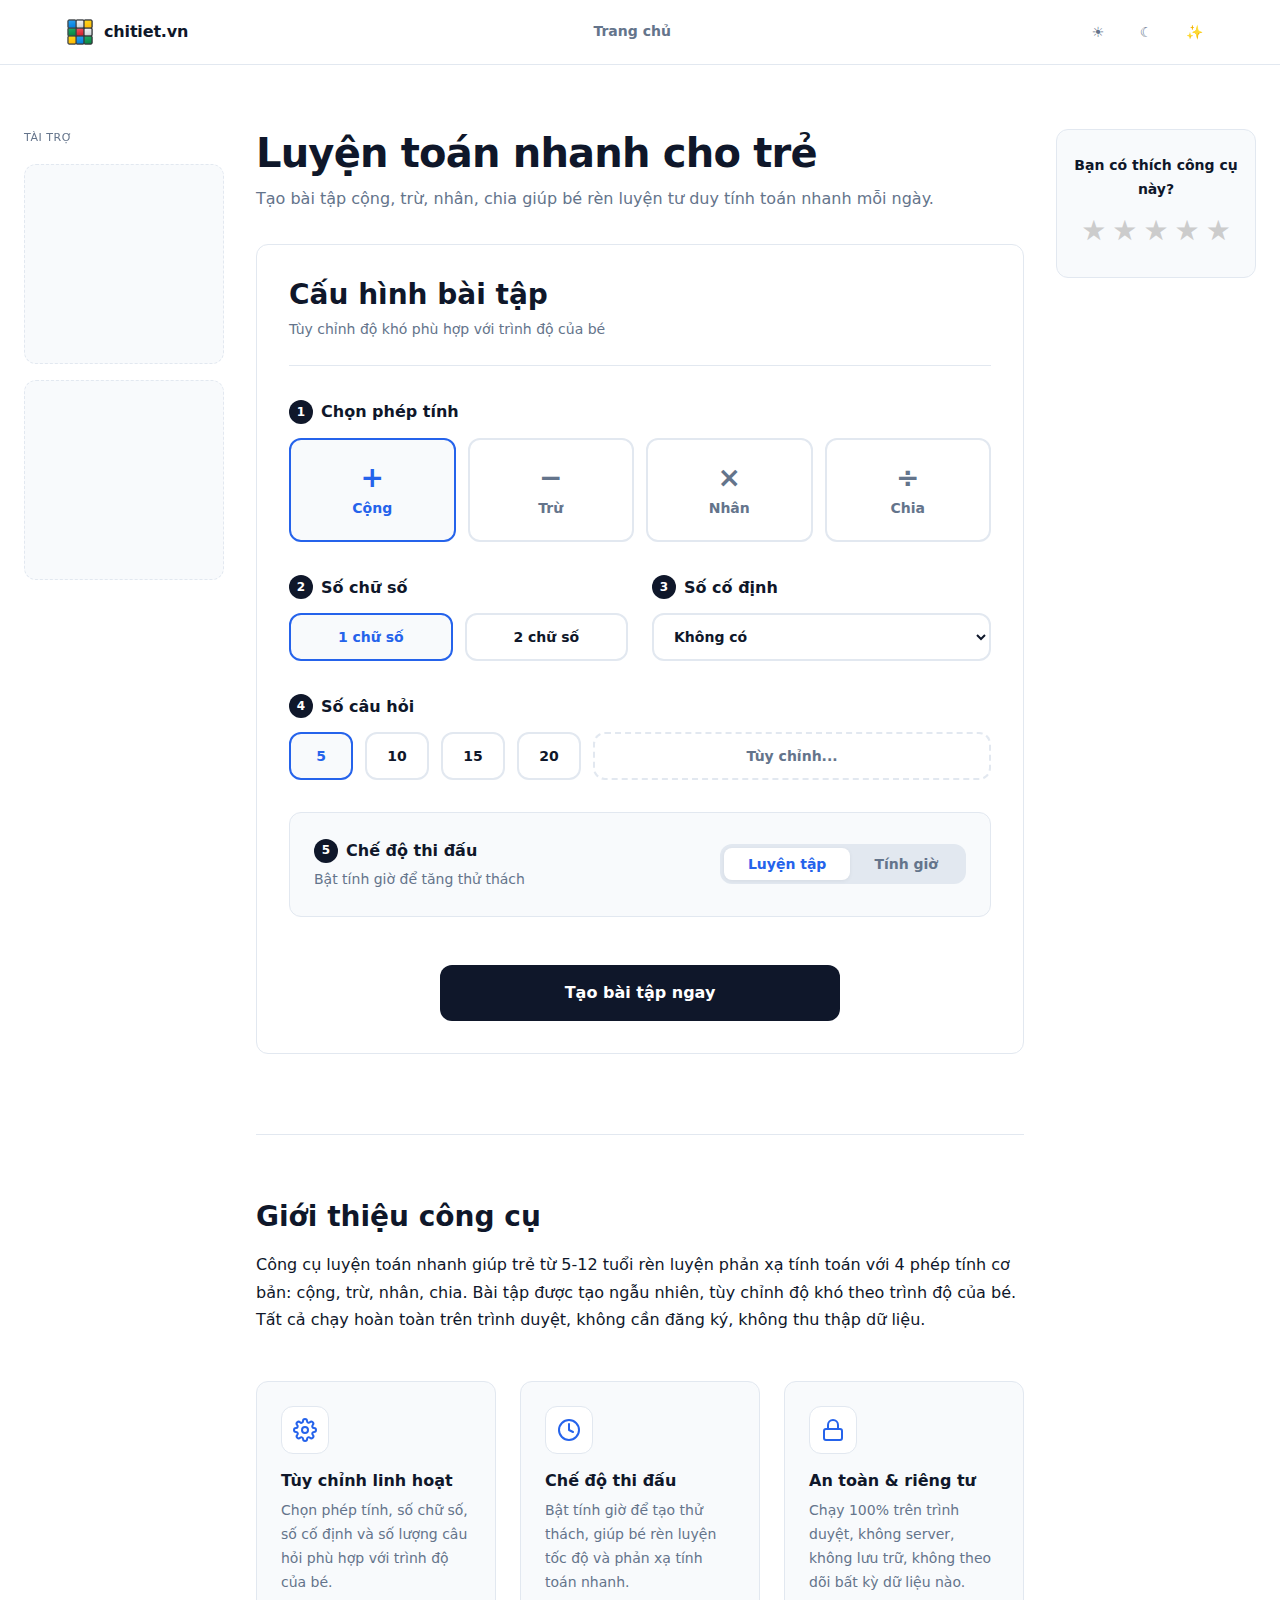
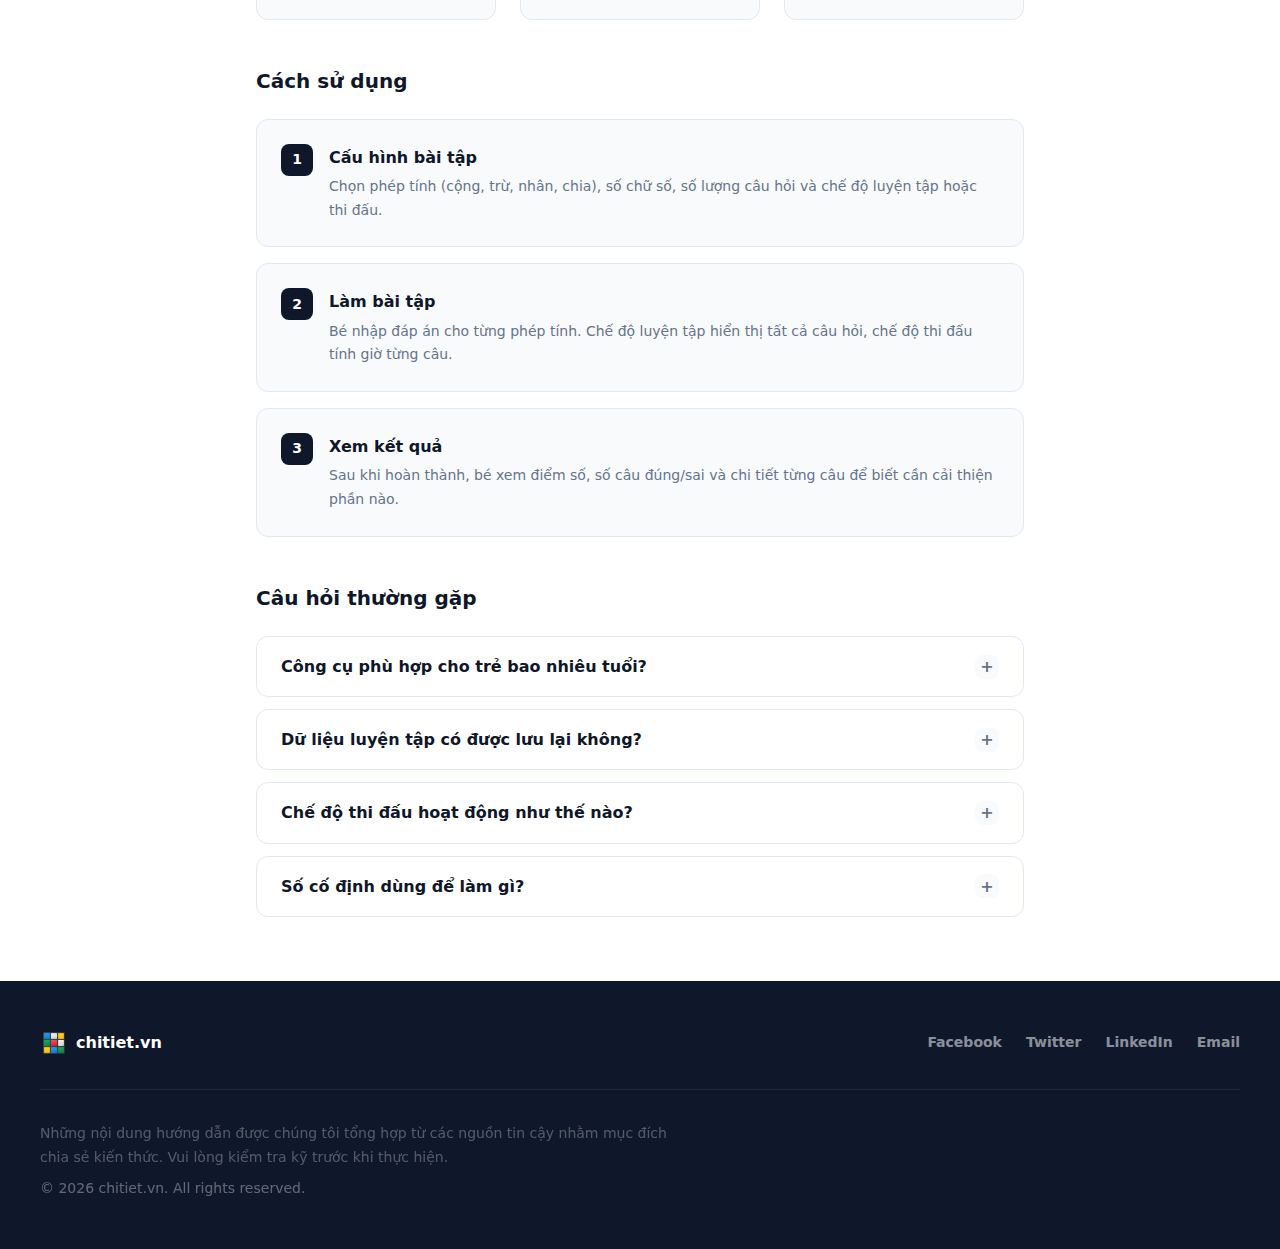
<file: fun/math-for-kid/index.html>
<!DOCTYPE html><html lang="vi"> <head><meta charset="UTF-8"><meta name="viewport" content="width=device-width, initial-scale=1.0"><title>
            Luyện toán nhanh cho trẻ | Chitiet.vn
        </title><meta name="description" content="Chitiet.vn cung cấp công cụ  trực tuyến & hướng dẫn chi tiết giúp tiết kiệm thời gian. Chạy hoàn toàn trên trình duyệt, không upload dữ liệu lên server. Đảm bảo bảo mật và riêng tư cho người dùng."><meta name="robots" content="index, follow"><link rel="canonical" href="https://chitiet.vn/fun/math-for-kid/"><meta property="og:title" content="Chitiet.vn - Công cụ trực tuyến miễn phí"><meta property="og:description" content="Công cụ trực tuyến miễn phí và hướng dẫn chi tiết, nhanh, an toàn và tiện lợi cho người dùng."><meta property="og:image" content="https://chitiet.vn/og-image.jpg"><meta property="og:type" content="website"><meta property="og:url" content="https://chitiet.vn/fun/math-for-kid/"><meta property="og:site_name" content="Chitiet.vn"><!-- Twitter --><meta name="twitter:card" content="summary_large_image"><link rel="alternate" hreflang="vi" href="https://chitiet.vn/"><link rel="alternate" hreflang="en" href="https://chitiet.vn/en/"><link rel="alternate" hreflang="x-default" href="https://chitiet.vn/"><link rel="icon" type="image/png" href="/logo.png"><link rel="icon" href="/favicon.ico"><link id="theme-style" rel="stylesheet" href="/styles/theme-default.css"><script type="application/ld+json">
        {JSON.stringify({
            "@context": "https://schema.org",
            "@type": "SoftwareApplication",
            "name": "Công cụ trực tuyến miễn phí",
            "applicationCategory": "UtilitiesApplication",
            "operatingSystem": "Web Browser",
            "url": canonical,
            "description": "Công cụ trực tuyến miễn phí, chạy trực tiếp trên trình duyệt, không lưu trữ dữ liệu.",
            "offers": {
                "@type": "Offer",
                "price": "0",
                "priceCurrency": "VND"
            }
        })}
        </script><link rel="stylesheet" href="/_astro/math-for-kid.CXxhFkIX.css">
<style>.rating-wrapper[data-astro-cid-utcr2s3b]{display:inline-flex;flex-direction:column;gap:6px}.stars[data-astro-cid-utcr2s3b]{display:flex;gap:6px}.star[data-astro-cid-utcr2s3b]{background:none;border:none;font-size:28px;cursor:pointer;color:#ccc;transition:transform .1s ease,color .2s ease}.star[data-astro-cid-utcr2s3b]:hover{transform:scale(1.15)}.star[data-astro-cid-utcr2s3b].active,.star[data-astro-cid-utcr2s3b].hovered{color:#f5b301}.rating-text[data-astro-cid-utcr2s3b]{font-size:14px;color:#666}
</style></head> <body> <div class="page-wrapper"> <header class="site-header"> <div class="site-header__inner"> <a href="/" class="site-header__brand" style="text-decoration:none"> <div class="brand-logo" aria-hidden="true"> <img src="/logo.png" alt="" width="32" height="32"> </div> <div class="brand-name">chitiet.vn</div> </a> <nav class="site-nav" aria-label="Breadcrumb"> <a href="/" class="site-nav__link">Trang chủ</a> </nav> <div class="theme-switcher" role="group" aria-label="Theme switcher"> <button class="theme-switcher__btn" data-theme="/styles/theme-default.css" title="Default theme" aria-label="Default theme">&#9728;</button> <button class="theme-switcher__btn" data-theme="/styles/theme-modern.css" title="Dark theme" aria-label="Dark theme">&#9790;</button> <button class="theme-switcher__btn" data-theme="/styles/theme-event.css" title="Modern theme" aria-label="Modern theme">&#10024;</button> </div> <script type="module">document.addEventListener("DOMContentLoaded",()=>{const e=document.getElementById("theme-style"),c=localStorage.getItem("chitiet-theme");c&&e&&e.setAttribute("href",c),document.querySelectorAll(".theme-switcher__btn").forEach(n=>{n.addEventListener("click",()=>{const t=n.dataset.theme;t&&e&&(e.setAttribute("href",t),localStorage.setItem("chitiet-theme",t))})})});</script> </div> </header> <main class="fun-main"> <div class="fun-main__layout"> <aside class="fun-sidebar fun-sidebar--left"> <div class="fun-sidebar__sticky"> <div class="ad-zone"> <div class="ad-zone__label">Tài trợ</div> <div class="ad-zone__slot" id="ad-left-1"> <!-- Ad slot 1 --> </div> <div class="ad-zone__slot" id="ad-left-2"> <!-- Ad slot 2 --> </div> </div> </div> </aside> <div class="fun-main__inner">   <div class="mfk-hero"> <h1 class="mfk-hero__title">Luyện toán nhanh cho trẻ</h1> <p class="mfk-hero__subtitle">
Tạo bài tập cộng, trừ, nhân, chia giúp bé rèn luyện tư duy tính toán nhanh mỗi ngày.
</p> </div>  <div id="mfk-prepare"> <div class="mfk-config"> <div class="mfk-config__header"> <h2 class="mfk-config__title">Cấu hình bài tập</h2> <p class="mfk-config__desc">Tùy chỉnh độ khó phù hợp với trình độ của bé</p> </div> <!-- 1. Operations --> <div class="mfk-field"> <label class="mfk-field__label"> <span class="mfk-field__step">1</span>
Chọn phép tính
</label> <div class="mfk-ops" id="mfk-ops"> <button class="mfk-op mfk-op--active" type="button" data-op="add"> <span class="mfk-op__symbol">+</span> <span class="mfk-op__name">Cộng</span> </button> <button class="mfk-op" type="button" data-op="sub"> <span class="mfk-op__symbol">&minus;</span> <span class="mfk-op__name">Trừ</span> </button> <button class="mfk-op" type="button" data-op="mul"> <span class="mfk-op__symbol">&times;</span> <span class="mfk-op__name">Nhân</span> </button> <button class="mfk-op" type="button" data-op="div"> <span class="mfk-op__symbol">&divide;</span> <span class="mfk-op__name">Chia</span> </button> </div> </div> <div class="mfk-row"> <!-- 2. Digits --> <div class="mfk-field"> <label class="mfk-field__label"> <span class="mfk-field__step">2</span>
Số chữ số
</label> <div class="mfk-toggle" id="mfk-digits"> <button class="mfk-toggle__btn mfk-toggle__btn--active" type="button" data-digits="1">1 chữ số</button> <button class="mfk-toggle__btn" type="button" data-digits="2">2 chữ số</button> </div> </div> <!-- 3. Fixed operand --> <div class="mfk-field"> <label class="mfk-field__label"> <span class="mfk-field__step">3</span>
Số cố định
</label> <div class="mfk-fixed"> <select class="mfk-select" id="mfk-fixed-pos"> <option value="none">Không có</option> <option value="first">Số thứ nhất (A)</option> <option value="second">Số thứ hai (B)</option> </select> <input class="mfk-input mfk-input--short" id="mfk-fixed-val" type="number" min="0" max="99" placeholder="Giá trị" style="display:none"> </div> </div> </div> <!-- 4. Number of questions --> <div class="mfk-field"> <label class="mfk-field__label"> <span class="mfk-field__step">4</span>
Số câu hỏi
</label> <div class="mfk-counts" id="mfk-counts"> <button class="mfk-count mfk-count--active" type="button" data-count="5">5</button> <button class="mfk-count" type="button" data-count="10">10</button> <button class="mfk-count" type="button" data-count="15">15</button> <button class="mfk-count" type="button" data-count="20">20</button> <button class="mfk-count mfk-count--custom" type="button" data-count="custom">Tùy chỉnh...</button> </div> <input class="mfk-input mfk-input--short" id="mfk-custom-count" type="number" min="1" max="100" placeholder="Nhập số câu" style="display:none"> </div> <!-- 5. Mode --> <div class="mfk-mode-box"> <div class="mfk-mode-box__header"> <div> <label class="mfk-field__label" style="margin-bottom:0"> <span class="mfk-field__step">5</span>
Chế độ thi đấu
</label> <p class="mfk-mode-box__hint">Bật tính giờ để tăng thử thách</p> </div> <div class="mfk-mode-switch" id="mfk-mode-switch"> <button class="mfk-mode-switch__btn mfk-mode-switch__btn--active" type="button" data-mode="practice">Luyện tập</button> <button class="mfk-mode-switch__btn" type="button" data-mode="timed">Tính giờ</button> </div> </div> <div class="mfk-timer-settings" id="mfk-timer-settings" style="display:none"> <div class="mfk-field"> <label class="mfk-field__label-sm">Thời gian mỗi câu (giây)</label> <div class="mfk-per-q" id="mfk-per-q"> <button class="mfk-count mfk-count--active" type="button" data-sec="10">10s</button> <button class="mfk-count" type="button" data-sec="15">15s</button> <button class="mfk-count" type="button" data-sec="20">20s</button> <button class="mfk-count" type="button" data-sec="30">30s</button> </div> </div> <div class="mfk-field"> <label class="mfk-field__label-sm">Tổng thời gian (phút)</label> <div class="mfk-range-wrap"> <input class="mfk-range" id="mfk-total-time" type="range" min="1" max="10" value="3"> <span class="mfk-range__val" id="mfk-total-time-val">3 phút</span> </div> <p class="mfk-field__note" id="mfk-auto-count-note"></p> </div> </div> </div> <!-- CTA --> <div class="mfk-cta"> <button class="mfk-btn mfk-btn--primary mfk-btn--lg" id="mfk-start" type="button">
Tạo bài tập ngay
</button> </div> </div> </div>  <div id="mfk-practice" style="display:none"> <!-- Timer header (timed mode only) --> <div class="mfk-timer-bar" id="mfk-timer-bar" style="display:none"> <div class="mfk-timer-bar__left"> <span class="mfk-timer-bar__icon">&#9200;</span> <div> <p class="mfk-timer-bar__label">Thời gian còn lại</p> <p class="mfk-timer-bar__time" id="mfk-clock">00:00</p> </div> </div> <div class="mfk-timer-bar__right"> <p class="mfk-timer-bar__label">Câu hiện tại</p> <p class="mfk-timer-bar__time" id="mfk-per-q-clock">00</p> </div> </div> <!-- Progress --> <div class="mfk-progress-wrap"> <div class="mfk-progress"> <div class="mfk-progress__bar" id="mfk-progress-bar"></div> </div> <span class="mfk-progress__text" id="mfk-progress-text">0 / 0</span> </div> <!-- Question area --> <div class="mfk-question" id="mfk-question-area"> <p class="mfk-question__index" id="mfk-q-index">Câu 1 / 10</p> <div class="mfk-question__expr"> <span class="mfk-question__operand" id="mfk-q-a">5</span> <span class="mfk-question__op" id="mfk-q-op">+</span> <span class="mfk-question__operand" id="mfk-q-b">3</span> <span class="mfk-question__eq">=</span> <input class="mfk-question__input" id="mfk-q-answer" type="number" placeholder="?" autocomplete="off" inputmode="numeric"> </div> <div class="mfk-question__feedback" id="mfk-feedback"></div> <div class="mfk-question__actions"> <button class="mfk-btn mfk-btn--secondary" id="mfk-skip" type="button">Bỏ qua</button> <button class="mfk-btn mfk-btn--primary" id="mfk-submit" type="button">Trả lời</button> </div> </div> <!-- Grid view for practice mode --> <div class="mfk-grid" id="mfk-grid" style="display:none"> <!-- Cards injected by JS --> </div> <div class="mfk-grid-actions" id="mfk-grid-actions" style="display:none"> <button class="mfk-btn mfk-btn--primary mfk-btn--lg" id="mfk-grade" type="button">Chấm điểm</button> </div> <!-- Quit practice button --> <div class="mfk-quit-wrap" id="mfk-quit-wrap"> <button class="mfk-btn mfk-btn--secondary mfk-quit-btn" id="mfk-quit" type="button">
Dừng luyện tập
</button> </div> <!-- Results --> <div class="mfk-results" id="mfk-results" style="display:none"> <!-- Trophy header --> <div class="mfk-results__header"> <div class="mfk-results__trophy">&#127942;</div> <h2 class="mfk-results__title">Kết Quả Luyện Tập Của Bạn</h2> <p class="mfk-results__subtitle" id="mfk-results-subtitle">Chúc mừng bé đã hoàn thành bài tập!</p> </div> <!-- Score card --> <div class="mfk-score-card" id="mfk-score-card"> <div class="mfk-score-card__main"> <p class="mfk-score-card__label">Tổng điểm đạt được</p> <div class="mfk-score-card__points"> <span class="mfk-score-card__num" id="mfk-score-num">0</span> <span class="mfk-score-card__unit">Điểm</span> </div> <div class="mfk-score-card__badge" id="mfk-score-badge"> <span class="mfk-score-card__badge-icon">&#10003;</span> <span id="mfk-score-badge-text">0/0 Câu đúng</span> </div> </div> <div class="mfk-score-card__stats" id="mfk-results-stats"></div> </div> <!-- Detail list --> <div class="mfk-detail"> <h3 class="mfk-detail__heading"> <span class="mfk-detail__heading-icon">&#128203;</span>
Chi tiết bài tập
</h3> <div class="mfk-detail__list" id="mfk-results-list"></div> </div> <!-- Action buttons --> <div class="mfk-results__actions"> <button class="mfk-btn mfk-btn--primary mfk-btn--xl" id="mfk-retry" type="button">
&#8635; Luyện tập lại
</button> <button class="mfk-btn mfk-btn--secondary mfk-btn--xl" id="mfk-back-config" type="button">
&#8962; Đổi cấu hình
</button> </div> </div> </div>  <section class="mfk-info"> <h2 class="mfk-info__title">Giới thiệu công cụ</h2> <p class="mfk-info__text">
Công cụ luyện toán nhanh giúp trẻ từ 5-12 tuổi rèn luyện phản xạ tính toán
            với 4 phép tính cơ bản: cộng, trừ, nhân, chia. Bài tập được tạo ngẫu nhiên,
            tùy chỉnh độ khó theo trình độ của bé. Tất cả chạy hoàn toàn trên trình duyệt,
            không cần đăng ký, không thu thập dữ liệu.
</p> <!-- Feature cards --> <div class="mfk-features"> <div class="mfk-feature"> <div class="mfk-feature__icon" aria-hidden="true"> <svg width="24" height="24" viewBox="0 0 24 24" fill="none" stroke="currentColor" stroke-width="2" stroke-linecap="round" stroke-linejoin="round"> <circle cx="12" cy="12" r="3"></circle> <path d="M19.4 15a1.65 1.65 0 0 0 .33 1.82l.06.06a2 2 0 0 1-2.83 2.83l-.06-.06a1.65 1.65 0 0 0-1.82-.33 1.65 1.65 0 0 0-1 1.51V21a2 2 0 0 1-4 0v-.09A1.65 1.65 0 0 0 9 19.4a1.65 1.65 0 0 0-1.82.33l-.06.06a2 2 0 0 1-2.83-2.83l.06-.06A1.65 1.65 0 0 0 4.68 15a1.65 1.65 0 0 0-1.51-1H3a2 2 0 0 1 0-4h.09A1.65 1.65 0 0 0 4.6 9a1.65 1.65 0 0 0-.33-1.82l-.06-.06a2 2 0 0 1 2.83-2.83l.06.06A1.65 1.65 0 0 0 9 4.68a1.65 1.65 0 0 0 1-1.51V3a2 2 0 0 1 4 0v.09a1.65 1.65 0 0 0 1 1.51 1.65 1.65 0 0 0 1.82-.33l.06-.06a2 2 0 0 1 2.83 2.83l-.06.06A1.65 1.65 0 0 0 19.4 9a1.65 1.65 0 0 0 1.51 1H21a2 2 0 0 1 0 4h-.09a1.65 1.65 0 0 0-1.51 1z"></path> </svg> </div> <h3 class="mfk-feature__title">Tùy chỉnh linh hoạt</h3> <p class="mfk-feature__desc">
Chọn phép tính, số chữ số, số cố định và số lượng câu hỏi
                    phù hợp với trình độ của bé.
</p> </div> <div class="mfk-feature"> <div class="mfk-feature__icon" aria-hidden="true"> <svg width="24" height="24" viewBox="0 0 24 24" fill="none" stroke="currentColor" stroke-width="2" stroke-linecap="round" stroke-linejoin="round"> <circle cx="12" cy="12" r="10"></circle> <polyline points="12 6 12 12 16 14"></polyline> </svg> </div> <h3 class="mfk-feature__title">Chế độ thi đấu</h3> <p class="mfk-feature__desc">
Bật tính giờ để tạo thử thách, giúp bé rèn luyện tốc độ
                    và phản xạ tính toán nhanh.
</p> </div> <div class="mfk-feature"> <div class="mfk-feature__icon" aria-hidden="true"> <svg width="24" height="24" viewBox="0 0 24 24" fill="none" stroke="currentColor" stroke-width="2" stroke-linecap="round" stroke-linejoin="round"> <rect x="3" y="11" width="18" height="11" rx="2" ry="2"></rect> <path d="M7 11V7a5 5 0 0 1 10 0v4"></path> </svg> </div> <h3 class="mfk-feature__title">An toàn & riêng tư</h3> <p class="mfk-feature__desc">
Chạy 100% trên trình duyệt, không server, không lưu trữ,
                    không theo dõi bất kỳ dữ liệu nào.
</p> </div> </div> <!-- How to use --> <div class="mfk-howto"> <h3 class="mfk-howto__title">Cách sử dụng</h3> <div class="mfk-steps"> <div class="mfk-step"> <div class="mfk-step__number" aria-hidden="true">1</div> <div class="mfk-step__content"> <p class="mfk-step__label">Cấu hình bài tập</p> <p class="mfk-step__desc">
Chọn phép tính (cộng, trừ, nhân, chia), số chữ số,
                            số lượng câu hỏi và chế độ luyện tập hoặc thi đấu.
</p> </div> </div> <div class="mfk-step"> <div class="mfk-step__number" aria-hidden="true">2</div> <div class="mfk-step__content"> <p class="mfk-step__label">Làm bài tập</p> <p class="mfk-step__desc">
Bé nhập đáp án cho từng phép tính. Chế độ luyện tập
                            hiển thị tất cả câu hỏi, chế độ thi đấu tính giờ từng câu.
</p> </div> </div> <div class="mfk-step"> <div class="mfk-step__number" aria-hidden="true">3</div> <div class="mfk-step__content"> <p class="mfk-step__label">Xem kết quả</p> <p class="mfk-step__desc">
Sau khi hoàn thành, bé xem điểm số, số câu đúng/sai
                            và chi tiết từng câu để biết cần cải thiện phần nào.
</p> </div> </div> </div> </div> <!-- FAQ --> <div class="mfk-faq"> <h3 class="mfk-faq__title">Câu hỏi thường gặp</h3> <div class="mfk-faq__list"> <details class="mfk-faq__item"> <summary class="mfk-faq__question">Công cụ phù hợp cho trẻ bao nhiêu tuổi?</summary> <p class="mfk-faq__answer">
Công cụ phù hợp cho trẻ từ 5-12 tuổi. Với chế độ 1 chữ số,
                        trẻ mới bắt đầu học toán có thể luyện tập dễ dàng. Chế độ
                        2 chữ số phù hợp cho trẻ lớn hơn cần thử thách nâng cao.
</p> </details> <details class="mfk-faq__item"> <summary class="mfk-faq__question">Dữ liệu luyện tập có được lưu lại không?</summary> <p class="mfk-faq__answer">
Không. Toàn bộ bài tập được tạo và xử lý trên trình duyệt
                        của bạn. Không có dữ liệu nào được gửi lên server hay lưu trữ.
</p> </details> <details class="mfk-faq__item"> <summary class="mfk-faq__question">Chế độ thi đấu hoạt động như thế nào?</summary> <p class="mfk-faq__answer">
Chế độ thi đấu giới hạn thời gian cho mỗi câu hỏi và tổng
                        thời gian làm bài. Nếu hết giờ mỗi câu, câu đó sẽ tự động
                        bỏ qua. Khi hết tổng thời gian, bài tập kết thúc ngay lập tức.
</p> </details> <details class="mfk-faq__item"> <summary class="mfk-faq__question">Số cố định dùng để làm gì?</summary> <p class="mfk-faq__answer">
Tính năng số cố định cho phép bạn cố định một số trong phép tính.
                        Ví dụ, cố định số thứ nhất là 5 để bé chỉ luyện bảng nhân 5,
                        hoặc cố định số thứ hai là 3 để luyện cộng/trừ với 3.
</p> </details> </div> </div> </section>  </div> <aside class="fun-sidebar fun-sidebar--right"> <div class="fun-sidebar__sticky"> <div class="rating-box"> <p class="rating-box__label">
Bạn có thích công cụ này?
</p> <div id="rating-wrapper" class="rating-wrapper" data-slug="math-for-kid" data-title="Luyện toán nhanh cho trẻ" data-type="fun" data-allow-update="true" data-astro-cid-utcr2s3b> <div class="stars" role="radiogroup" aria-label="Rating" data-astro-cid-utcr2s3b> <button class="star" data-value="1" role="radio" aria-checked="false" aria-label="Rate 1 stars" data-astro-cid-utcr2s3b>
★
</button><button class="star" data-value="2" role="radio" aria-checked="false" aria-label="Rate 2 stars" data-astro-cid-utcr2s3b>
★
</button><button class="star" data-value="3" role="radio" aria-checked="false" aria-label="Rate 3 stars" data-astro-cid-utcr2s3b>
★
</button><button class="star" data-value="4" role="radio" aria-checked="false" aria-label="Rate 4 stars" data-astro-cid-utcr2s3b>
★
</button><button class="star" data-value="5" role="radio" aria-checked="false" aria-label="Rate 5 stars" data-astro-cid-utcr2s3b>
★
</button> </div> <div class="rating-text" data-astro-cid-utcr2s3b></div> </div>  <script type="module">
    function createRating(wrapper) {
        const stars = wrapper.querySelectorAll(".star");
        const text = wrapper.querySelector(".rating-text");

        if (!stars.length || !text) return;

        const { slug, title, type } = wrapper.dataset;

        let selectedValue = null;
        let sent = false;

        function highlight(ratingValue) {
            stars.forEach((star) => {
                const value = Number(star.dataset.value);
                star.classList.toggle(
                    "active",
                    selectedValue !== null && value <= selectedValue,
                );
                star.classList.toggle(
                    "hovered",
                    selectedValue === null && value <= ratingValue,
                );
            });
        }

        function sendToGA(value) {
            if (typeof window.gtag !== "function") return;

            if (!slug) {
                return console.warn(
                    "Content slug is missing. Rating event will not be sent to GA.",
                );
            }

            window.gtag("event", "rate_content", {
                rating_value: value,
                content_locale: "vi",
                content_slug: slug,
                content_title: title,
                content_type: type,
                method: "stars",
            });
        }

        stars.forEach((star) => {
            const value = Number(star.dataset.value);

            star.addEventListener("mouseenter", () => {
                if (selectedValue === null) highlight(value);
            });

            star.addEventListener("mouseleave", () => {
                highlight(0);
            });

            star.addEventListener("click", () => {
                if (sent) return;

                selectedValue = value;
                highlight(value);
                text.textContent = `Bạn đã đánh giá ${value}/5`;

                sendToGA(value);
                sent = true;
            });
        });
    }

    function initRating() {
        let wrapper = document.getElementById("rating-wrapper");

        if (!wrapper) throw new Error("Rating wrapper not found");

        createRating(wrapper);
    }

    if (document.readyState === "loading") {
        document.addEventListener("DOMContentLoaded", initRating);
    } else {
        initRating();
    }
</script> </div> </div> </aside> </div> </main> <footer class="site-footer"> <div class="site-footer__inner"> <div class="site-footer__top"> <div class="site-footer__brand"> <div class="brand-logo brand-logo--sm" aria-hidden="true"> <img src="/logo.png" alt="" width="28" height="28"> </div> <span class="site-footer__brand-name">chitiet.vn</span> </div> <nav class="site-footer__social" aria-label="Social links"> <a href="#" class="site-footer__social-link">Facebook</a> <a href="#" class="site-footer__social-link">Twitter</a> <a href="#" class="site-footer__social-link">LinkedIn</a> <a href="#" class="site-footer__social-link">Email</a> </nav> </div> <div class="site-footer__copy"> <p class="site-footer__disclaimer">
Những nội dung hướng dẫn được chúng tôi tổng hợp từ các nguồn tin cậy nhằm mục đích chia sẻ kiến thức.
                            Vui lòng  kiểm tra kỹ trước khi thực hiện.
</p> <p class="site-footer__copyright">
© 2026 chitiet.vn. All rights reserved.
</p> </div> </div> </footer> </div> </body></html> <script type="module" src="/_astro/math-for-kid.astro_astro_type_script_index_0_lang.B5j-J1gj.js"></script>
</file>
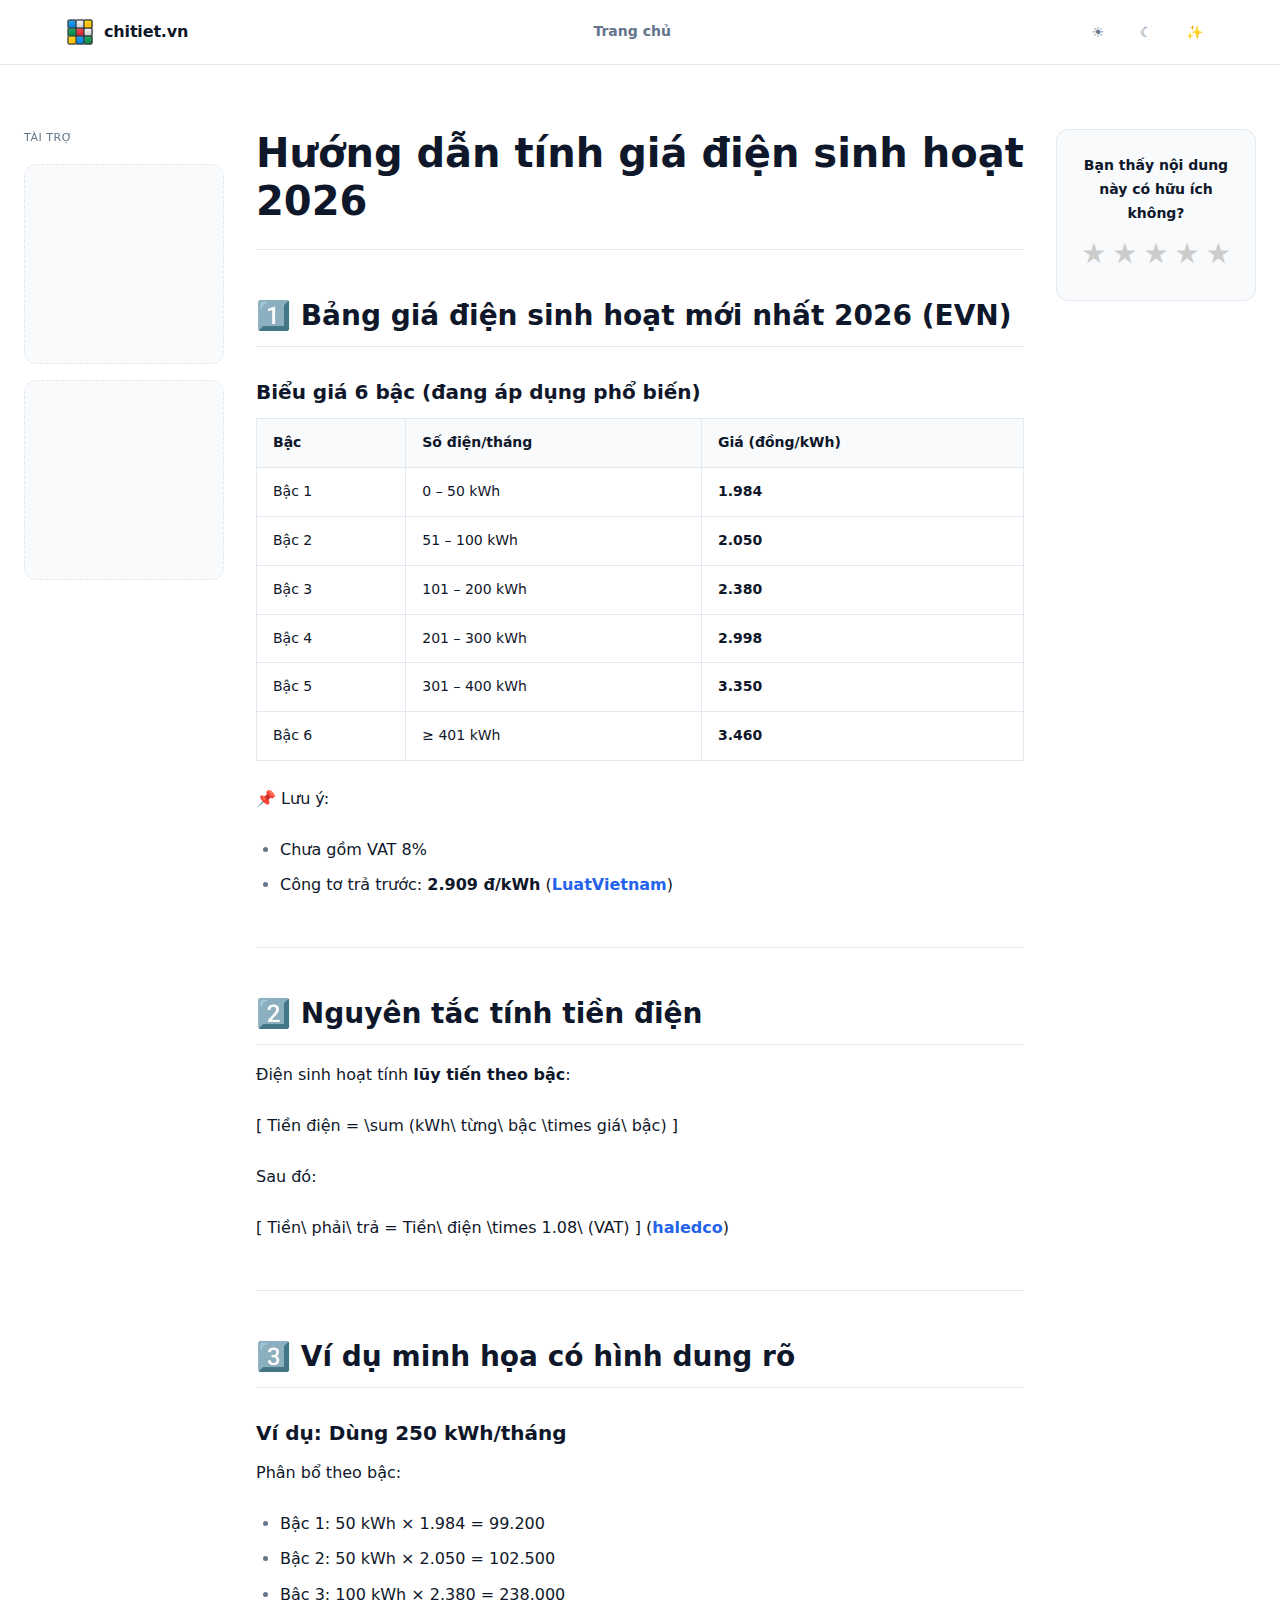
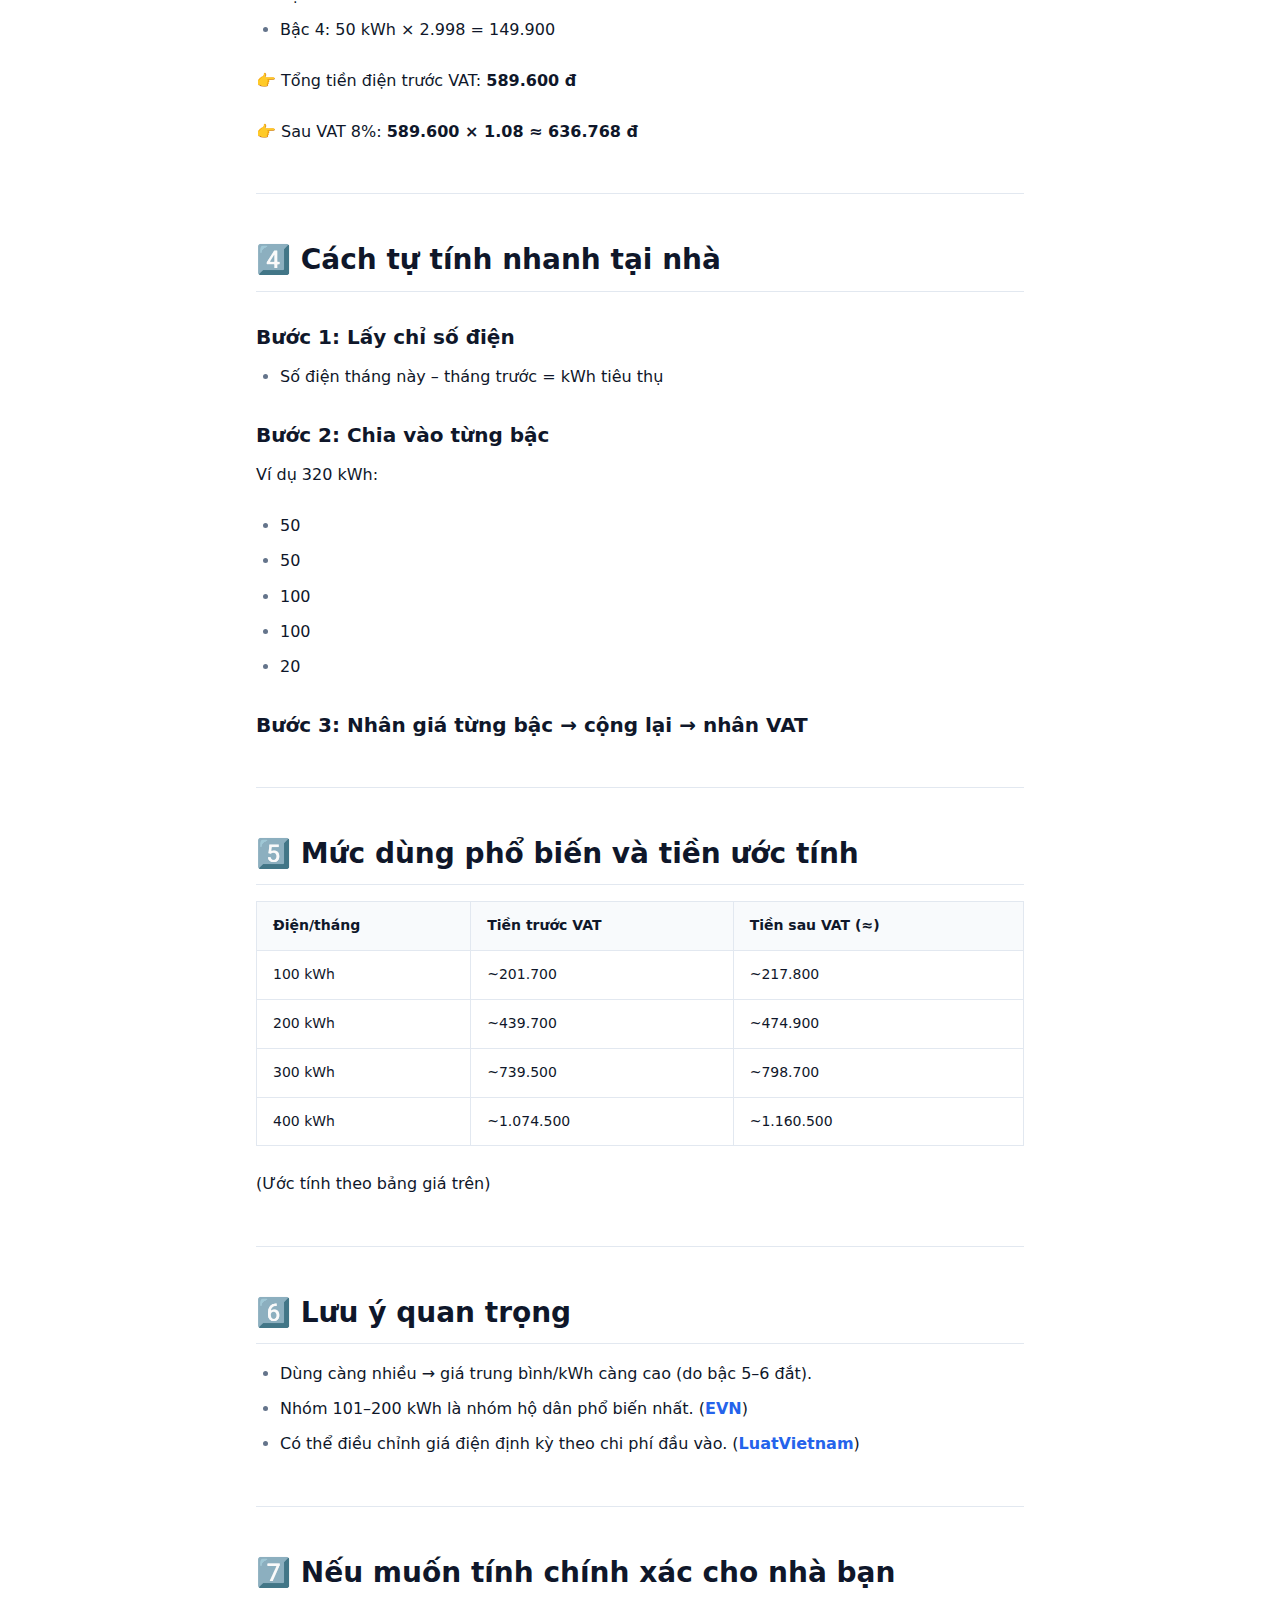
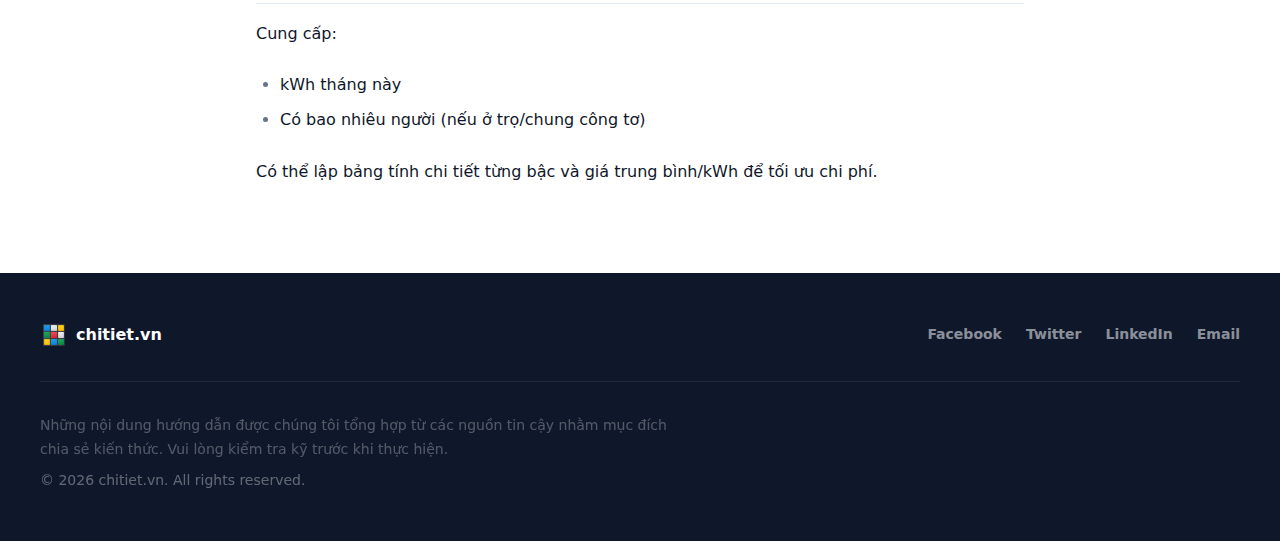
<file: guide/huong-dan-tinh-gia-dien-sinh-hoat-2026/index.html>
<!DOCTYPE html><html lang="vi"> <head><meta charset="UTF-8"><meta name="viewport" content="width=device-width, initial-scale=1.0"><title>
            Hướng dẫn tính giá điện sinh hoạt 2026 | Chitiet.vn
        </title><meta name="description" content="Chitiet.vn cung cấp các công cụ trực tuyến miễn phí như chuyển ảnh sang PDF và các hướng dẫn chi tiết. Chạy hoàn toàn trên trình duyệt, nhanh, bảo mật và không lưu trữ dữ liệu."><meta name="robots" content="index, follow"><link rel="canonical" href="https://chitiet.vn/guide/huong-dan-tinh-gia-dien-sinh-hoat-2026/"><meta property="og:title" content="Chitiet.vn - Công cụ trực tuyến miễn phí"><meta property="og:description" content="Công cụ trực tuyến miễn phí và hướng dẫn chi tiết, nhanh, an toàn và tiện lợi cho người dùng."><meta property="og:image" content="https://chitiet.vn/og-image.jpg"><meta property="og:type" content="website"><meta property="og:url" content="https://chitiet.vn/guide/huong-dan-tinh-gia-dien-sinh-hoat-2026/"><meta property="og:site_name" content="Chitiet.vn"><!-- Twitter --><meta name="twitter:card" content="summary_large_image"><link rel="alternate" hreflang="vi" href="https://chitiet.vn/"><link rel="alternate" hreflang="en" href="https://chitiet.vn/en/"><link rel="alternate" hreflang="x-default" href="https://chitiet.vn/"><link rel="icon" type="image/png" href="/logo.png"><link rel="icon" href="/favicon.ico"><link id="theme-style" rel="stylesheet" href="/styles/theme-default.css"><script type="application/ld+json">
        {JSON.stringify({
            "@context": "https://schema.org",
            "@type": "Article",
            "headline": post.data.title,
            "description": post.data.description,
            "author": {
                "@type": "Organization",
                "name": "Chitiet.vn"
            },
            "publisher": {
                "@type": "Organization",
                "name": "Chitiet.vn",
                "logo": {
                "@type": "ImageObject",
                "url": "https://chitiet.vn/logo.png"
                }
            },
            "datePublished": post.data.date,
            "dateModified": post.data.date,
            "mainEntityOfPage": {
                "@type": "WebPage",
                "@id": canonical
            }
        })}
        </script><style>.rating-wrapper[data-astro-cid-utcr2s3b]{display:inline-flex;flex-direction:column;gap:6px}.stars[data-astro-cid-utcr2s3b]{display:flex;gap:6px}.star[data-astro-cid-utcr2s3b]{background:none;border:none;font-size:28px;cursor:pointer;color:#ccc;transition:transform .1s ease,color .2s ease}.star[data-astro-cid-utcr2s3b]:hover{transform:scale(1.15)}.star[data-astro-cid-utcr2s3b].active,.star[data-astro-cid-utcr2s3b].hovered{color:#f5b301}.rating-text[data-astro-cid-utcr2s3b]{font-size:14px;color:#666}
.article-main{flex-grow:1;padding:64px 24px}.article-main__layout{display:grid;grid-template-columns:200px minmax(0,768px) 200px;gap:32px;max-width:1280px;margin:0 auto}.article-main__inner,.article-sidebar{min-width:0}.article-sidebar__sticky{position:sticky;top:96px}.ad-zone{display:flex;flex-direction:column;gap:16px}.ad-zone__label{font-size:11px;text-transform:uppercase;letter-spacing:.05em;color:var(--ct-text-muted)}.ad-zone__slot{min-height:200px;background-color:var(--ct-bg-soft);border:1px dashed var(--ct-border);border-radius:12px;display:flex;align-items:center;justify-content:center;font-size:12px;color:var(--ct-text-muted)}.rating-box{background-color:var(--ct-bg-soft);border:1px solid var(--ct-border);border-radius:12px;padding:24px 16px;text-align:center}.rating-box__label{font-size:14px;font-weight:600;color:var(--ct-text-main);margin-bottom:12px}@media(max-width:1100px){.article-main__layout{grid-template-columns:minmax(0,768px);justify-content:center}.article-sidebar--left{display:none}.article-sidebar--right{grid-row:2;justify-self:center}.article-sidebar__sticky{position:static}}.article-main__inner>h1{margin-bottom:32px;padding-bottom:24px;border-bottom:1px solid var(--ct-border)}.article-main__inner article h2{margin-top:48px;margin-bottom:16px;padding-bottom:12px;border-bottom:1px solid var(--ct-border)}.article-main__inner article h3{margin-top:32px;margin-bottom:12px}.article-main__inner article p{margin-bottom:24px;color:var(--ct-text-main)}.article-main__inner article a{color:var(--ct-accent);text-decoration:none;font-weight:600;transition:opacity .2s}.article-main__inner article a:hover{opacity:.8;text-decoration:underline}.article-main__inner article strong{font-weight:700;color:var(--ct-text-main)}.article-main__inner article ul,.article-main__inner article ol{margin-bottom:24px;padding-left:24px}.article-main__inner article ul{list-style:disc}.article-main__inner article ol{list-style:decimal}.article-main__inner article li{margin-bottom:8px;line-height:1.7}.article-main__inner article li::marker{color:var(--ct-text-muted)}.article-main__inner article table{width:100%;border-collapse:collapse;margin-bottom:24px;font-size:14px}.article-main__inner article th,.article-main__inner article td{padding:12px 16px;text-align:left;border:1px solid var(--ct-border)}.article-main__inner article th{background-color:var(--ct-bg-soft);font-weight:700;font-size:14px;color:var(--ct-text-main)}.article-main__inner article td{color:var(--ct-text-main)}.article-main__inner article tr:hover td{background-color:var(--ct-bg-soft)}.article-main__inner article blockquote{margin:0 0 24px;padding:16px 24px;border-left:3px solid var(--ct-accent);background-color:var(--ct-bg-soft);border-radius:0 12px 12px 0;color:var(--ct-text-muted)}.article-main__inner article blockquote p{margin-bottom:0}.article-main__inner article code{font-family:SF Mono,Fira Code,Fira Mono,monospace;font-size:14px;background-color:var(--ct-bg-soft);border:1px solid var(--ct-border);padding:4px 8px;border-radius:8px}.article-main__inner article pre{margin-bottom:24px;padding:24px;background-color:var(--ct-bg-soft);border:1px solid var(--ct-border);border-radius:12px;overflow-x:auto}.article-main__inner article pre code{background:none;border:none;padding:0;border-radius:0;font-size:14px;line-height:1.7}.article-main__inner article hr{border:none;border-top:1px solid var(--ct-border);margin:48px 0}.article-main__inner article img{max-width:100%;height:auto;border-radius:12px;margin-bottom:24px}@media(max-width:640px){.article-main__inner article table{display:block;overflow-x:auto}}
</style></head> <body> <div class="page-wrapper"> <header class="site-header"> <div class="site-header__inner"> <a href="/" class="site-header__brand" style="text-decoration:none"> <div class="brand-logo" aria-hidden="true"> <img src="/logo.png" alt="" width="32" height="32"> </div> <div class="brand-name">chitiet.vn</div> </a> <nav class="site-nav" aria-label="Breadcrumb"> <a href="/" class="site-nav__link">Trang chủ</a> </nav> <div class="theme-switcher" role="group" aria-label="Theme switcher"> <button class="theme-switcher__btn" data-theme="/styles/theme-default.css" title="Default theme" aria-label="Default theme">&#9728;</button> <button class="theme-switcher__btn" data-theme="/styles/theme-modern.css" title="Dark theme" aria-label="Dark theme">&#9790;</button> <button class="theme-switcher__btn" data-theme="/styles/theme-event.css" title="Modern theme" aria-label="Modern theme">&#10024;</button> </div> <script type="module">document.addEventListener("DOMContentLoaded",()=>{const e=document.getElementById("theme-style"),c=localStorage.getItem("chitiet-theme");c&&e&&e.setAttribute("href",c),document.querySelectorAll(".theme-switcher__btn").forEach(n=>{n.addEventListener("click",()=>{const t=n.dataset.theme;t&&e&&(e.setAttribute("href",t),localStorage.setItem("chitiet-theme",t))})})});</script> </div> </header> <main class="article-main"> <div class="article-main__layout"> <aside class="article-sidebar article-sidebar--left"> <div class="article-sidebar__sticky"> <div class="ad-zone"> <div class="ad-zone__label">Tài trợ</div> <div class="ad-zone__slot" id="ad-left-1"> <!-- Ad slot 1 --> </div> <div class="ad-zone__slot" id="ad-left-2"> <!-- Ad slot 2 --> </div> </div> </div> </aside> <div class="article-main__inner">  <h1>Hướng dẫn tính giá điện sinh hoạt 2026</h1> <article> <h2 id="1️⃣-bảng-giá-điện-sinh-hoạt-mới-nhất-2026-evn">1️⃣ Bảng giá điện sinh hoạt mới nhất 2026 (EVN)</h2>
<h3 id="biểu-giá-6-bậc-đang-áp-dụng-phổ-biến">Biểu giá 6 bậc (đang áp dụng phổ biến)</h3>








































<table><thead><tr><th>Bậc</th><th>Số điện/tháng</th><th>Giá (đồng/kWh)</th></tr></thead><tbody><tr><td>Bậc 1</td><td>0 – 50 kWh</td><td><strong>1.984</strong></td></tr><tr><td>Bậc 2</td><td>51 – 100 kWh</td><td><strong>2.050</strong></td></tr><tr><td>Bậc 3</td><td>101 – 200 kWh</td><td><strong>2.380</strong></td></tr><tr><td>Bậc 4</td><td>201 – 300 kWh</td><td><strong>2.998</strong></td></tr><tr><td>Bậc 5</td><td>301 – 400 kWh</td><td><strong>3.350</strong></td></tr><tr><td>Bậc 6</td><td>≥ 401 kWh</td><td><strong>3.460</strong></td></tr></tbody></table>
<p>📌 Lưu ý:</p>
<ul>
<li>Chưa gồm VAT 8%</li>
<li>Công tơ trả trước: <strong>2.909 đ/kWh</strong> (<a href="https://luatvietnam.vn/linh-vuc-khac/bang-gia-dien-sinh-hoat-883-96993-article.html?utm_source=chatgpt.com" title="[Cập nhật] Bảng giá điện sinh hoạt mới nhất 2026">LuatVietnam</a>)</li>
</ul>
<hr>
<h2 id="2️⃣-nguyên-tắc-tính-tiền-điện">2️⃣ Nguyên tắc tính tiền điện</h2>
<p>Điện sinh hoạt tính <strong>lũy tiến theo bậc</strong>:</p>
<p>[
Tiền điện = \sum (kWh\ từng\ bậc \times giá\ bậc)
]</p>
<p>Sau đó:</p>
<p>[
Tiền\ phải\ trả = Tiền\ điện \times 1.08\ (VAT)
]
(<a href="https://haledco.com/tu-van/cach-tinh-so-dien.html?utm_source=chatgpt.com" title="Cách tính tiền điện 2026 theo quy định Nhà nước">haledco</a>)</p>
<hr>
<h2 id="3️⃣-ví-dụ-minh-họa-có-hình-dung-rõ">3️⃣ Ví dụ minh họa có hình dung rõ</h2>
<h3 id="ví-dụ-dùng-250-kwhtháng">Ví dụ: Dùng <strong>250 kWh/tháng</strong></h3>
<p>Phân bổ theo bậc:</p>
<ul>
<li>Bậc 1: 50 kWh × 1.984 = 99.200</li>
<li>Bậc 2: 50 kWh × 2.050 = 102.500</li>
<li>Bậc 3: 100 kWh × 2.380 = 238.000</li>
<li>Bậc 4: 50 kWh × 2.998 = 149.900</li>
</ul>
<p>👉 Tổng tiền điện trước VAT:
<strong>589.600 đ</strong></p>
<p>👉 Sau VAT 8%:
<strong>589.600 × 1.08 ≈ 636.768 đ</strong></p>
<hr>
<h2 id="4️⃣-cách-tự-tính-nhanh-tại-nhà">4️⃣ Cách tự tính nhanh tại nhà</h2>
<h3 id="bước-1-lấy-chỉ-số-điện">Bước 1: Lấy chỉ số điện</h3>
<ul>
<li>Số điện tháng này – tháng trước = kWh tiêu thụ</li>
</ul>
<h3 id="bước-2-chia-vào-từng-bậc">Bước 2: Chia vào từng bậc</h3>
<p>Ví dụ 320 kWh:</p>
<ul>
<li>50</li>
<li>50</li>
<li>100</li>
<li>100</li>
<li>20</li>
</ul>
<h3 id="bước-3-nhân-giá-từng-bậc--cộng-lại--nhân-vat">Bước 3: Nhân giá từng bậc → cộng lại → nhân VAT</h3>
<hr>
<h2 id="5️⃣-mức-dùng-phổ-biến-và-tiền-ước-tính">5️⃣ Mức dùng phổ biến và tiền ước tính</h2>






























<table><thead><tr><th>Điện/tháng</th><th>Tiền trước VAT</th><th>Tiền sau VAT (≈)</th></tr></thead><tbody><tr><td>100 kWh</td><td>~201.700</td><td>~217.800</td></tr><tr><td>200 kWh</td><td>~439.700</td><td>~474.900</td></tr><tr><td>300 kWh</td><td>~739.500</td><td>~798.700</td></tr><tr><td>400 kWh</td><td>~1.074.500</td><td>~1.160.500</td></tr></tbody></table>
<p>(Ước tính theo bảng giá trên)</p>
<hr>
<h2 id="6️⃣-lưu-ý-quan-trọng">6️⃣ Lưu ý quan trọng</h2>
<ul>
<li>Dùng càng nhiều → giá trung bình/kWh càng cao (do bậc 5–6 đắt).</li>
<li>Nhóm 101–200 kWh là nhóm hộ dân phổ biến nhất. (<a href="https://evn.com.vn/d/vi-VN/news/Sau-dieu-chinh-gia-dien-tu-ngay-105-khach-hang-se-tra-them-bao-nhieu-tien-dien-moi-thang-60-12-502670?utm_source=chatgpt.com" title="Sau điều chỉnh giá điện từ ngày 10/5, khách hàng sẽ trả ...">EVN</a>)</li>
<li>Có thể điều chỉnh giá điện định kỳ theo chi phí đầu vào. (<a href="https://luatvietnam.vn/linh-vuc-khac/bang-gia-dien-sinh-hoat-883-96993-article.html?utm_source=chatgpt.com" title="[Cập nhật] Bảng giá điện sinh hoạt mới nhất 2026">LuatVietnam</a>)</li>
</ul>
<hr>
<h2 id="7️⃣-nếu-muốn-tính-chính-xác-cho-nhà-bạn">7️⃣ Nếu muốn tính chính xác cho nhà bạn</h2>
<p>Cung cấp:</p>
<ul>
<li>kWh tháng này</li>
<li>Có bao nhiêu người (nếu ở trọ/chung công tơ)</li>
</ul>
<p>Có thể lập bảng tính chi tiết từng bậc và giá trung bình/kWh để tối ưu chi phí.</p> </article>  </div> <aside class="article-sidebar article-sidebar--right"> <div class="article-sidebar__sticky"> <div class="rating-box"> <p class="rating-box__label">
Bạn thấy nội dung này có hữu ích không?
</p> <div id="rating-wrapper" class="rating-wrapper" data-slug="huong-dan-tinh-gia-dien-sinh-hoat-2026" data-title="Hướng dẫn tính giá điện sinh hoạt 2026" data-type="guide" data-allow-update="true" data-astro-cid-utcr2s3b> <div class="stars" role="radiogroup" aria-label="Rating" data-astro-cid-utcr2s3b> <button class="star" data-value="1" role="radio" aria-checked="false" aria-label="Rate 1 stars" data-astro-cid-utcr2s3b>
★
</button><button class="star" data-value="2" role="radio" aria-checked="false" aria-label="Rate 2 stars" data-astro-cid-utcr2s3b>
★
</button><button class="star" data-value="3" role="radio" aria-checked="false" aria-label="Rate 3 stars" data-astro-cid-utcr2s3b>
★
</button><button class="star" data-value="4" role="radio" aria-checked="false" aria-label="Rate 4 stars" data-astro-cid-utcr2s3b>
★
</button><button class="star" data-value="5" role="radio" aria-checked="false" aria-label="Rate 5 stars" data-astro-cid-utcr2s3b>
★
</button> </div> <div class="rating-text" data-astro-cid-utcr2s3b></div> </div>  <script type="module">
    function createRating(wrapper) {
        const stars = wrapper.querySelectorAll(".star");
        const text = wrapper.querySelector(".rating-text");

        if (!stars.length || !text) return;

        const { slug, title, type } = wrapper.dataset;

        let selectedValue = null;
        let sent = false;

        function highlight(ratingValue) {
            stars.forEach((star) => {
                const value = Number(star.dataset.value);
                star.classList.toggle(
                    "active",
                    selectedValue !== null && value <= selectedValue,
                );
                star.classList.toggle(
                    "hovered",
                    selectedValue === null && value <= ratingValue,
                );
            });
        }

        function sendToGA(value) {
            if (typeof window.gtag !== "function") return;

            if (!slug) {
                return console.warn(
                    "Content slug is missing. Rating event will not be sent to GA.",
                );
            }

            window.gtag("event", "rate_content", {
                rating_value: value,
                content_locale: "vi",
                content_slug: slug,
                content_title: title,
                content_type: type,
                method: "stars",
            });
        }

        stars.forEach((star) => {
            const value = Number(star.dataset.value);

            star.addEventListener("mouseenter", () => {
                if (selectedValue === null) highlight(value);
            });

            star.addEventListener("mouseleave", () => {
                highlight(0);
            });

            star.addEventListener("click", () => {
                if (sent) return;

                selectedValue = value;
                highlight(value);
                text.textContent = `Bạn đã đánh giá ${value}/5`;

                sendToGA(value);
                sent = true;
            });
        });
    }

    function initRating() {
        let wrapper = document.getElementById("rating-wrapper");

        if (!wrapper) throw new Error("Rating wrapper not found");

        createRating(wrapper);
    }

    if (document.readyState === "loading") {
        document.addEventListener("DOMContentLoaded", initRating);
    } else {
        initRating();
    }
</script> </div> </div> </aside> </div> </main> <footer class="site-footer"> <div class="site-footer__inner"> <div class="site-footer__top"> <div class="site-footer__brand"> <div class="brand-logo brand-logo--sm" aria-hidden="true"> <img src="/logo.png" alt="" width="28" height="28"> </div> <span class="site-footer__brand-name">chitiet.vn</span> </div> <nav class="site-footer__social" aria-label="Social links"> <a href="#" class="site-footer__social-link">Facebook</a> <a href="#" class="site-footer__social-link">Twitter</a> <a href="#" class="site-footer__social-link">LinkedIn</a> <a href="#" class="site-footer__social-link">Email</a> </nav> </div> <div class="site-footer__copy"> <p class="site-footer__disclaimer">
Những nội dung hướng dẫn được chúng tôi tổng hợp từ các nguồn tin cậy nhằm mục đích chia sẻ kiến thức.
                            Vui lòng  kiểm tra kỹ trước khi thực hiện.
</p> <p class="site-footer__copyright">
© 2026 chitiet.vn. All rights reserved.
</p> </div> </div> </footer> </div> </body></html>
</file>
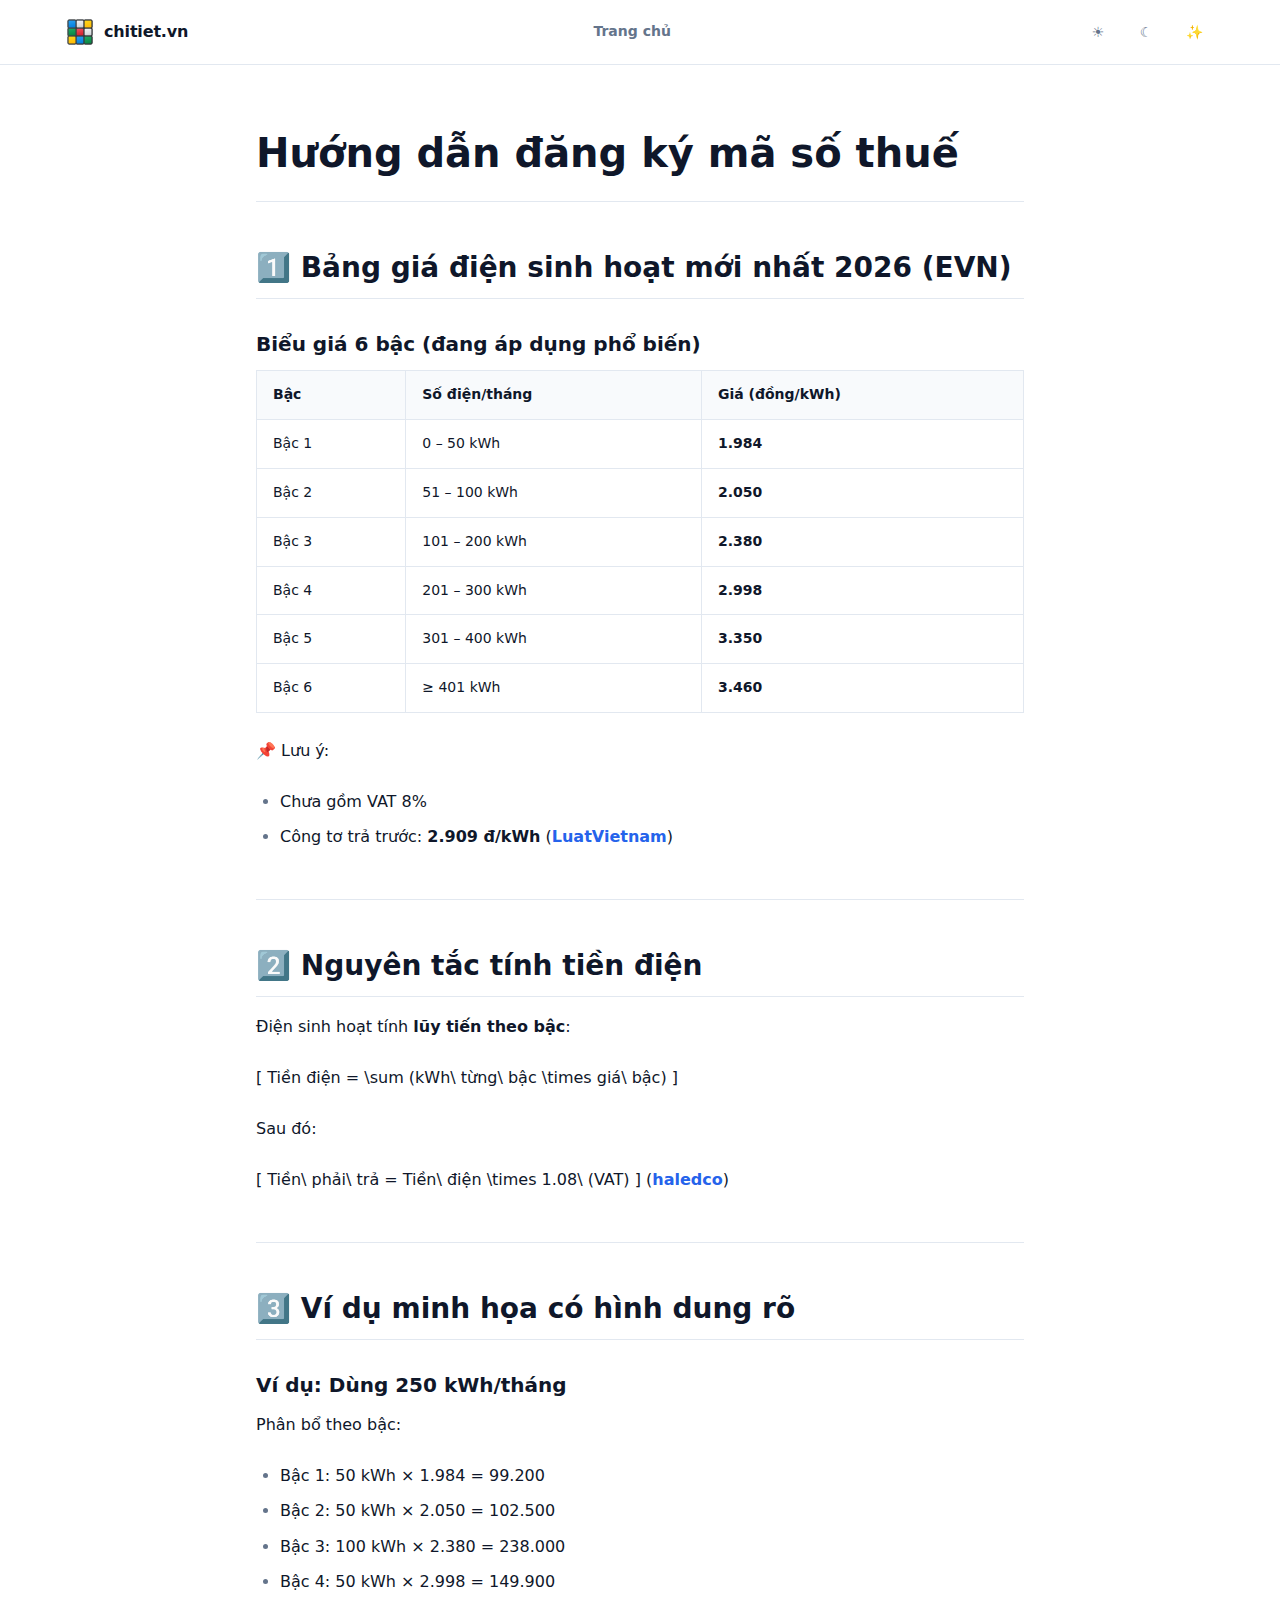
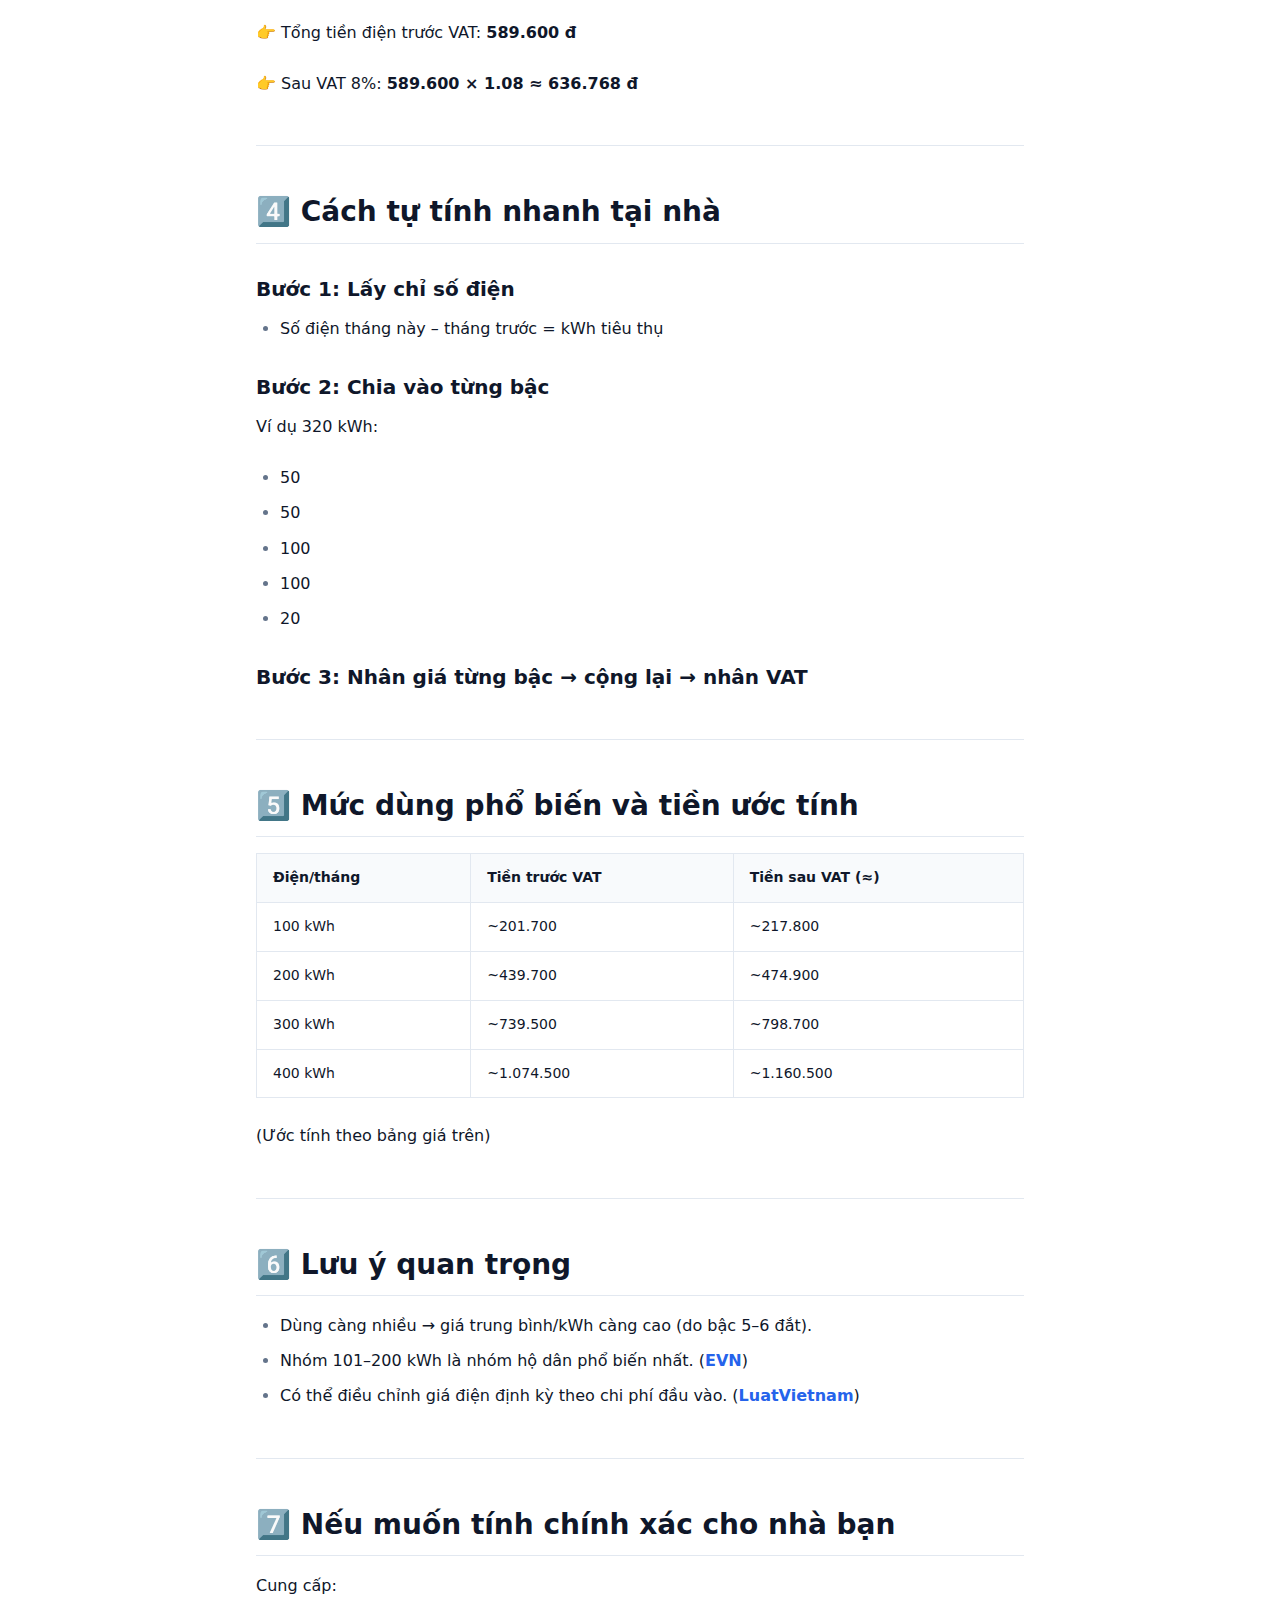
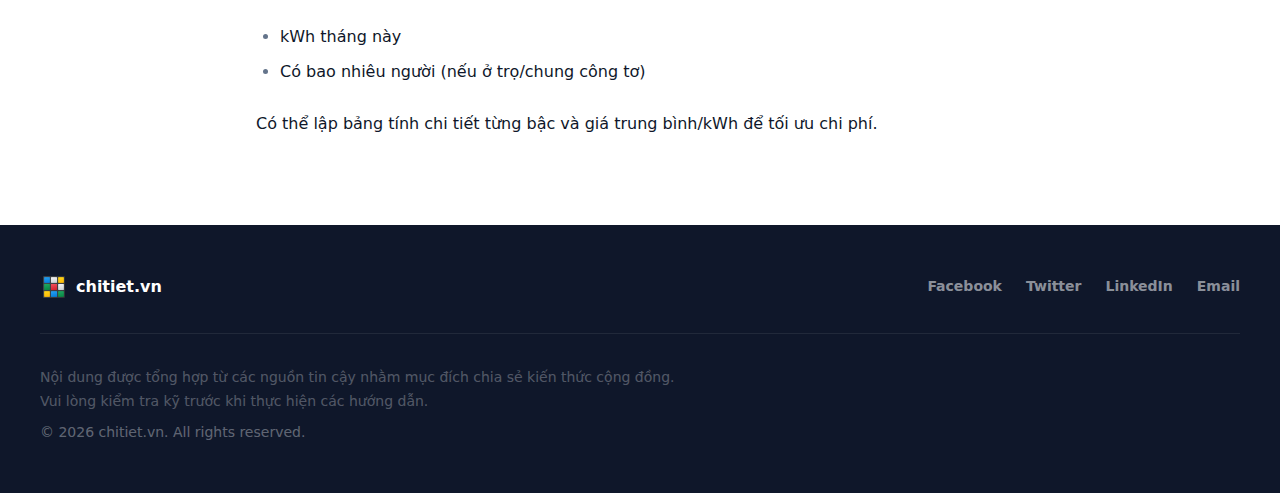
<file: guide/lap-ke-hoach-tai-chinh/index.html>
<!DOCTYPE html><html lang="vi"> <head><meta charset="UTF-8"><meta name="viewport" content="width=device-width, initial-scale=1.0"><link rel="icon" type="image/png" href="/logo.png"><link rel="icon" href="/favicon.ico"><title>Hướng dẫn đăng ký mã số thuế | chitiet.vn</title><link id="theme-style" rel="stylesheet" href="/styles/theme-default.css"><script async src="https://www.googletagmanager.com/gtag/js?id=G-ZQM1P2XDF8"></script> <script>(function(){const GA_ID = "G-ZQM1P2XDF8";

    window.dataLayer = window.dataLayer || [];
    function gtag() {
        dataLayer.push(arguments);
    }
    gtag("js", new Date());
    gtag("config", GA_ID);
})();</script><style>.article-main{flex-grow:1;padding:64px 24px}.article-main__inner{max-width:768px;margin:0 auto}.article-main__inner>h1{margin-bottom:32px;padding-bottom:24px;border-bottom:1px solid var(--ct-border)}.article-main__inner article h2{margin-top:48px;margin-bottom:16px;padding-bottom:12px;border-bottom:1px solid var(--ct-border)}.article-main__inner article h3{margin-top:32px;margin-bottom:12px}.article-main__inner article p{margin-bottom:24px;color:var(--ct-text-main)}.article-main__inner article a{color:var(--ct-accent);text-decoration:none;font-weight:600;transition:opacity .2s}.article-main__inner article a:hover{opacity:.8;text-decoration:underline}.article-main__inner article strong{font-weight:700;color:var(--ct-text-main)}.article-main__inner article ul,.article-main__inner article ol{margin-bottom:24px;padding-left:24px}.article-main__inner article ul{list-style:disc}.article-main__inner article ol{list-style:decimal}.article-main__inner article li{margin-bottom:8px;line-height:1.7}.article-main__inner article li::marker{color:var(--ct-text-muted)}.article-main__inner article table{width:100%;border-collapse:collapse;margin-bottom:24px;font-size:14px}.article-main__inner article th,.article-main__inner article td{padding:12px 16px;text-align:left;border:1px solid var(--ct-border)}.article-main__inner article th{background-color:var(--ct-bg-soft);font-weight:700;font-size:14px;color:var(--ct-text-main)}.article-main__inner article td{color:var(--ct-text-main)}.article-main__inner article tr:hover td{background-color:var(--ct-bg-soft)}.article-main__inner article blockquote{margin:0 0 24px;padding:16px 24px;border-left:3px solid var(--ct-accent);background-color:var(--ct-bg-soft);border-radius:0 12px 12px 0;color:var(--ct-text-muted)}.article-main__inner article blockquote p{margin-bottom:0}.article-main__inner article code{font-family:SF Mono,Fira Code,Fira Mono,monospace;font-size:14px;background-color:var(--ct-bg-soft);border:1px solid var(--ct-border);padding:4px 8px;border-radius:8px}.article-main__inner article pre{margin-bottom:24px;padding:24px;background-color:var(--ct-bg-soft);border:1px solid var(--ct-border);border-radius:12px;overflow-x:auto}.article-main__inner article pre code{background:none;border:none;padding:0;border-radius:0;font-size:14px;line-height:1.7}.article-main__inner article hr{border:none;border-top:1px solid var(--ct-border);margin:48px 0}.article-main__inner article img{max-width:100%;height:auto;border-radius:12px;margin-bottom:24px}@media(max-width:640px){.article-main__inner article table{display:block;overflow-x:auto}}
</style><script>!(function(w,p,f,c){if(!window.crossOriginIsolated && !navigator.serviceWorker) return;c=w[p]=Object.assign(w[p]||{},{"lib":"/~partytown/","debug":false});c[f]=(c[f]||[])})(window,'partytown','forward');/* Partytown 0.11.2 - MIT QwikDev */
const t={preserveBehavior:!1},e=e=>{if("string"==typeof e)return[e,t];const[n,r=t]=e;return[n,{...t,...r}]},n=Object.freeze((t=>{const e=new Set;let n=[];do{Object.getOwnPropertyNames(n).forEach((t=>{"function"==typeof n[t]&&e.add(t)}))}while((n=Object.getPrototypeOf(n))!==Object.prototype);return Array.from(e)})());!function(t,r,o,i,a,s,c,l,d,p,u=t,f){function h(){f||(f=1,"/"==(c=(s.lib||"/~partytown/")+(s.debug?"debug/":""))[0]&&(d=r.querySelectorAll('script[type="text/partytown"]'),i!=t?i.dispatchEvent(new CustomEvent("pt1",{detail:t})):(l=setTimeout(v,(null==s?void 0:s.fallbackTimeout)||1e4),r.addEventListener("pt0",w),a?y(1):o.serviceWorker?o.serviceWorker.register(c+(s.swPath||"partytown-sw.js"),{scope:c}).then((function(t){t.active?y():t.installing&&t.installing.addEventListener("statechange",(function(t){"activated"==t.target.state&&y()}))}),console.error):v())))}function y(e){p=r.createElement(e?"script":"iframe"),t._pttab=Date.now(),e||(p.style.display="block",p.style.width="0",p.style.height="0",p.style.border="0",p.style.visibility="hidden",p.setAttribute("aria-hidden",!0)),p.src=c+"partytown-"+(e?"atomics.js?v=0.11.2":"sandbox-sw.html?"+t._pttab),r.querySelector(s.sandboxParent||"body").appendChild(p)}function v(n,o){for(w(),i==t&&(s.forward||[]).map((function(n){const[r]=e(n);delete t[r.split(".")[0]]})),n=0;n<d.length;n++)(o=r.createElement("script")).innerHTML=d[n].innerHTML,o.nonce=s.nonce,r.head.appendChild(o);p&&p.parentNode.removeChild(p)}function w(){clearTimeout(l)}s=t.partytown||{},i==t&&(s.forward||[]).map((function(r){const[o,{preserveBehavior:i}]=e(r);u=t,o.split(".").map((function(e,r,o){var a;u=u[o[r]]=r+1<o.length?u[o[r]]||(a=o[r+1],n.includes(a)?[]:{}):(()=>{let e=null;if(i){const{methodOrProperty:n,thisObject:r}=((t,e)=>{let n=t;for(let t=0;t<e.length-1;t+=1)n=n[e[t]];return{thisObject:n,methodOrProperty:e.length>0?n[e[e.length-1]]:void 0}})(t,o);"function"==typeof n&&(e=(...t)=>n.apply(r,...t))}return function(){let n;return e&&(n=e(arguments)),(t._ptf=t._ptf||[]).push(o,arguments),n}})()}))})),"complete"==r.readyState?h():(t.addEventListener("DOMContentLoaded",h),t.addEventListener("load",h))}(window,document,navigator,top,window.crossOriginIsolated);;(e=>{e.addEventListener("astro:before-swap",e=>{let r=document.body.querySelector("iframe[src*='/~partytown/']");if(r)e.newDocument.body.append(r)})})(document);</script></head> <body> <div class="page-wrapper"> <header class="site-header"> <div class="site-header__inner"> <a href="/" class="site-header__brand" style="text-decoration:none"> <div class="brand-logo" aria-hidden="true"> <img src="/logo.png" alt="" width="32" height="32"> </div> <div class="brand-name">chitiet.vn</div> </a> <nav class="site-nav" aria-label="Breadcrumb"> <a href="/" class="site-nav__link">Trang chủ</a> </nav> <div class="theme-switcher" role="group" aria-label="Theme switcher"> <button class="theme-switcher__btn" data-theme="/styles/theme-default.css" title="Default theme" aria-label="Default theme">&#9728;</button> <button class="theme-switcher__btn" data-theme="/styles/theme-modern.css" title="Dark theme" aria-label="Dark theme">&#9790;</button> <button class="theme-switcher__btn" data-theme="/styles/theme-event.css" title="Modern theme" aria-label="Modern theme">&#10024;</button> </div> <script type="module">document.addEventListener("DOMContentLoaded",()=>{const e=document.getElementById("theme-style"),c=localStorage.getItem("chitiet-theme");c&&e&&e.setAttribute("href",c),document.querySelectorAll(".theme-switcher__btn").forEach(n=>{n.addEventListener("click",()=>{const t=n.dataset.theme;t&&e&&(e.setAttribute("href",t),localStorage.setItem("chitiet-theme",t))})})});</script> </div> </header> <main class="article-main"> <div class="article-main__inner">  <h1>Hướng dẫn đăng ký mã số thuế</h1> <article> <h2 id="1️⃣-bảng-giá-điện-sinh-hoạt-mới-nhất-2026-evn">1️⃣ Bảng giá điện sinh hoạt mới nhất 2026 (EVN)</h2>
<h3 id="biểu-giá-6-bậc-đang-áp-dụng-phổ-biến">Biểu giá 6 bậc (đang áp dụng phổ biến)</h3>








































<table><thead><tr><th>Bậc</th><th>Số điện/tháng</th><th>Giá (đồng/kWh)</th></tr></thead><tbody><tr><td>Bậc 1</td><td>0 – 50 kWh</td><td><strong>1.984</strong></td></tr><tr><td>Bậc 2</td><td>51 – 100 kWh</td><td><strong>2.050</strong></td></tr><tr><td>Bậc 3</td><td>101 – 200 kWh</td><td><strong>2.380</strong></td></tr><tr><td>Bậc 4</td><td>201 – 300 kWh</td><td><strong>2.998</strong></td></tr><tr><td>Bậc 5</td><td>301 – 400 kWh</td><td><strong>3.350</strong></td></tr><tr><td>Bậc 6</td><td>≥ 401 kWh</td><td><strong>3.460</strong></td></tr></tbody></table>
<p>📌 Lưu ý:</p>
<ul>
<li>Chưa gồm VAT 8%</li>
<li>Công tơ trả trước: <strong>2.909 đ/kWh</strong> (<a href="https://luatvietnam.vn/linh-vuc-khac/bang-gia-dien-sinh-hoat-883-96993-article.html?utm_source=chatgpt.com" title="[Cập nhật] Bảng giá điện sinh hoạt mới nhất 2026">LuatVietnam</a>)</li>
</ul>
<hr>
<h2 id="2️⃣-nguyên-tắc-tính-tiền-điện">2️⃣ Nguyên tắc tính tiền điện</h2>
<p>Điện sinh hoạt tính <strong>lũy tiến theo bậc</strong>:</p>
<p>[
Tiền điện = \sum (kWh\ từng\ bậc \times giá\ bậc)
]</p>
<p>Sau đó:</p>
<p>[
Tiền\ phải\ trả = Tiền\ điện \times 1.08\ (VAT)
]
(<a href="https://haledco.com/tu-van/cach-tinh-so-dien.html?utm_source=chatgpt.com" title="Cách tính tiền điện 2026 theo quy định Nhà nước">haledco</a>)</p>
<hr>
<h2 id="3️⃣-ví-dụ-minh-họa-có-hình-dung-rõ">3️⃣ Ví dụ minh họa có hình dung rõ</h2>
<h3 id="ví-dụ-dùng-250-kwhtháng">Ví dụ: Dùng <strong>250 kWh/tháng</strong></h3>
<p>Phân bổ theo bậc:</p>
<ul>
<li>Bậc 1: 50 kWh × 1.984 = 99.200</li>
<li>Bậc 2: 50 kWh × 2.050 = 102.500</li>
<li>Bậc 3: 100 kWh × 2.380 = 238.000</li>
<li>Bậc 4: 50 kWh × 2.998 = 149.900</li>
</ul>
<p>👉 Tổng tiền điện trước VAT:
<strong>589.600 đ</strong></p>
<p>👉 Sau VAT 8%:
<strong>589.600 × 1.08 ≈ 636.768 đ</strong></p>
<hr>
<h2 id="4️⃣-cách-tự-tính-nhanh-tại-nhà">4️⃣ Cách tự tính nhanh tại nhà</h2>
<h3 id="bước-1-lấy-chỉ-số-điện">Bước 1: Lấy chỉ số điện</h3>
<ul>
<li>Số điện tháng này – tháng trước = kWh tiêu thụ</li>
</ul>
<h3 id="bước-2-chia-vào-từng-bậc">Bước 2: Chia vào từng bậc</h3>
<p>Ví dụ 320 kWh:</p>
<ul>
<li>50</li>
<li>50</li>
<li>100</li>
<li>100</li>
<li>20</li>
</ul>
<h3 id="bước-3-nhân-giá-từng-bậc--cộng-lại--nhân-vat">Bước 3: Nhân giá từng bậc → cộng lại → nhân VAT</h3>
<hr>
<h2 id="5️⃣-mức-dùng-phổ-biến-và-tiền-ước-tính">5️⃣ Mức dùng phổ biến và tiền ước tính</h2>






























<table><thead><tr><th>Điện/tháng</th><th>Tiền trước VAT</th><th>Tiền sau VAT (≈)</th></tr></thead><tbody><tr><td>100 kWh</td><td>~201.700</td><td>~217.800</td></tr><tr><td>200 kWh</td><td>~439.700</td><td>~474.900</td></tr><tr><td>300 kWh</td><td>~739.500</td><td>~798.700</td></tr><tr><td>400 kWh</td><td>~1.074.500</td><td>~1.160.500</td></tr></tbody></table>
<p>(Ước tính theo bảng giá trên)</p>
<hr>
<h2 id="6️⃣-lưu-ý-quan-trọng">6️⃣ Lưu ý quan trọng</h2>
<ul>
<li>Dùng càng nhiều → giá trung bình/kWh càng cao (do bậc 5–6 đắt).</li>
<li>Nhóm 101–200 kWh là nhóm hộ dân phổ biến nhất. (<a href="https://evn.com.vn/d/vi-VN/news/Sau-dieu-chinh-gia-dien-tu-ngay-105-khach-hang-se-tra-them-bao-nhieu-tien-dien-moi-thang-60-12-502670?utm_source=chatgpt.com" title="Sau điều chỉnh giá điện từ ngày 10/5, khách hàng sẽ trả ...">EVN</a>)</li>
<li>Có thể điều chỉnh giá điện định kỳ theo chi phí đầu vào. (<a href="https://luatvietnam.vn/linh-vuc-khac/bang-gia-dien-sinh-hoat-883-96993-article.html?utm_source=chatgpt.com" title="[Cập nhật] Bảng giá điện sinh hoạt mới nhất 2026">LuatVietnam</a>)</li>
</ul>
<hr>
<h2 id="7️⃣-nếu-muốn-tính-chính-xác-cho-nhà-bạn">7️⃣ Nếu muốn tính chính xác cho nhà bạn</h2>
<p>Cung cấp:</p>
<ul>
<li>kWh tháng này</li>
<li>Có bao nhiêu người (nếu ở trọ/chung công tơ)</li>
</ul>
<p>Có thể lập bảng tính chi tiết từng bậc và giá trung bình/kWh để tối ưu chi phí.</p> </article>  </div> </main> <footer class="site-footer"> <div class="site-footer__inner"> <div class="site-footer__top"> <div class="site-footer__brand"> <div class="brand-logo brand-logo--sm" aria-hidden="true"> <img src="/logo.png" alt="" width="28" height="28"> </div> <span class="site-footer__brand-name">chitiet.vn</span> </div> <nav class="site-footer__social" aria-label="Social links"> <a href="#" class="site-footer__social-link">Facebook</a> <a href="#" class="site-footer__social-link">Twitter</a> <a href="#" class="site-footer__social-link">LinkedIn</a> <a href="#" class="site-footer__social-link">Email</a> </nav> </div> <div class="site-footer__copy"> <p class="site-footer__disclaimer">
Nội dung được tổng hợp từ các nguồn tin cậy nhằm mục
                            đích chia sẻ kiến thức cộng đồng. Vui lòng kiểm tra kỹ
                            trước khi thực hiện các hướng dẫn.
</p> <p class="site-footer__copyright">
© 2026 chitiet.vn. All rights reserved.
</p> </div> </div> </footer> </div> </body></html>
</file>
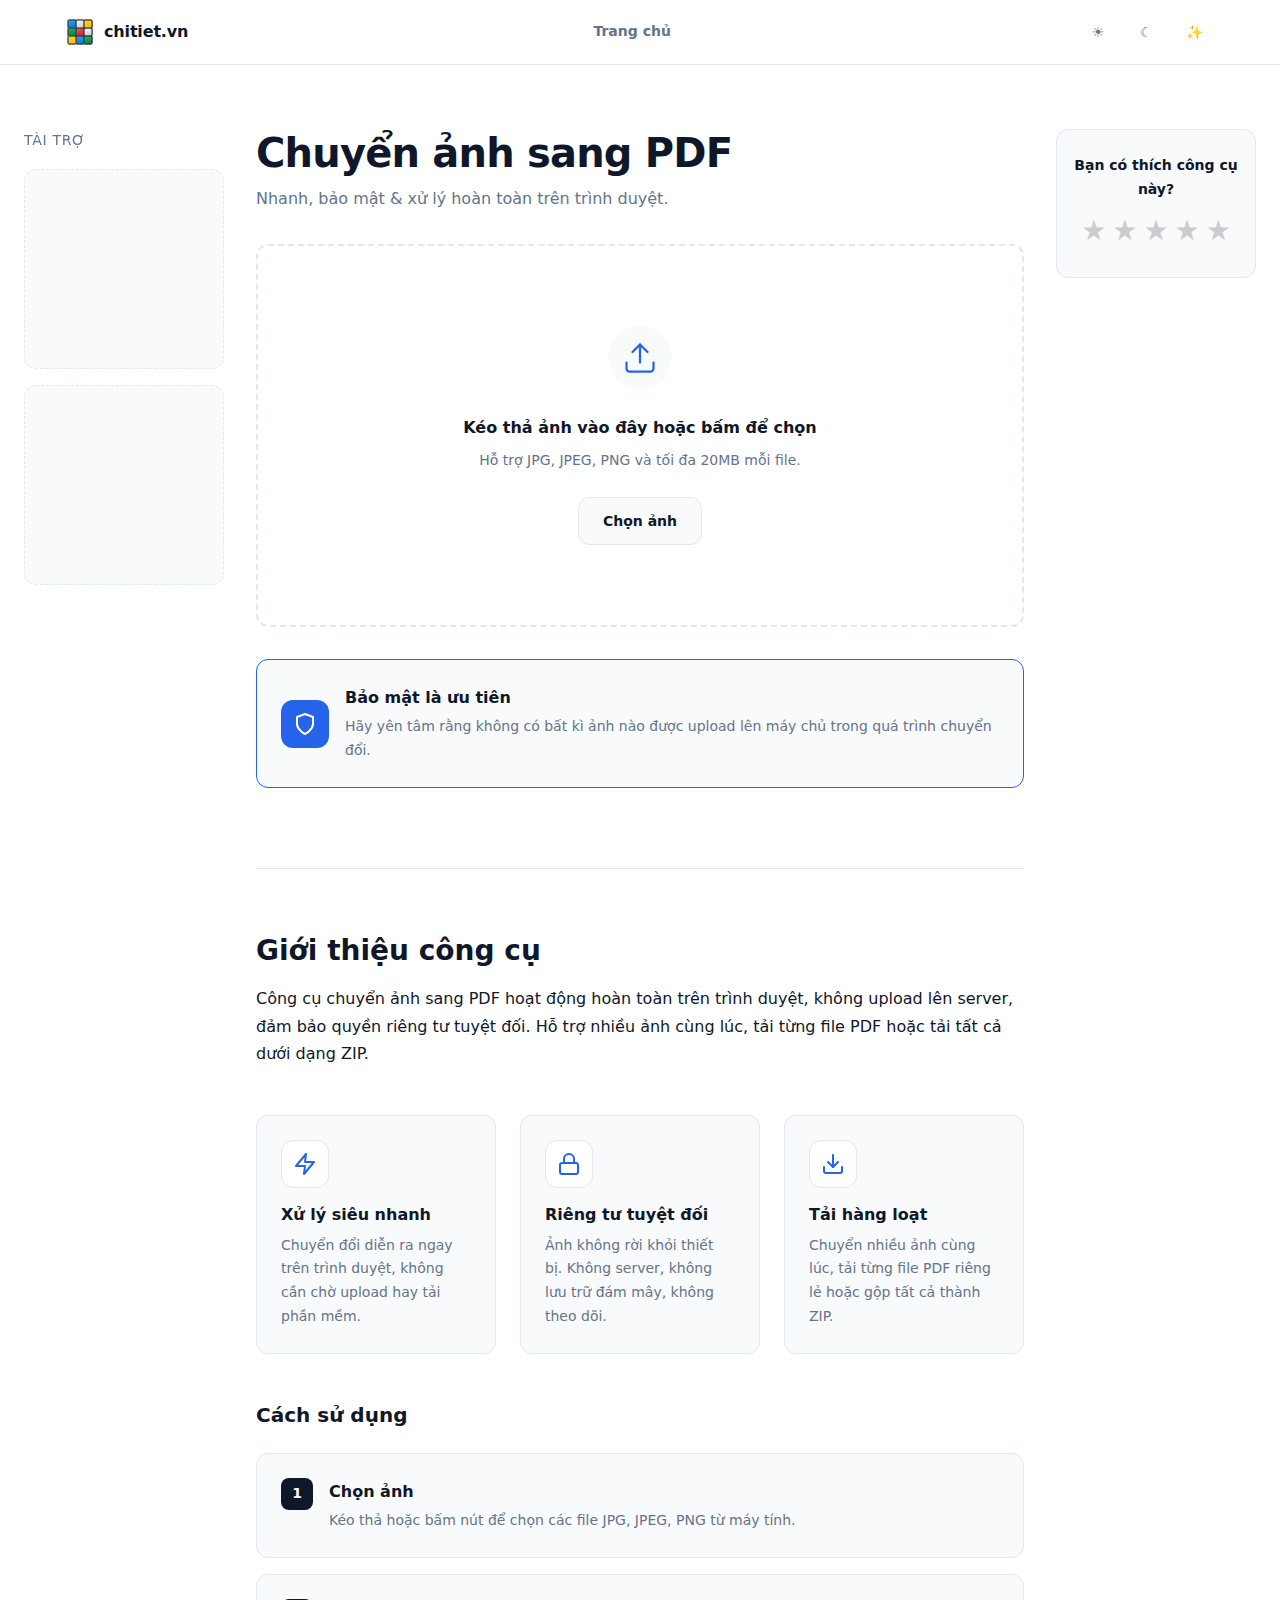
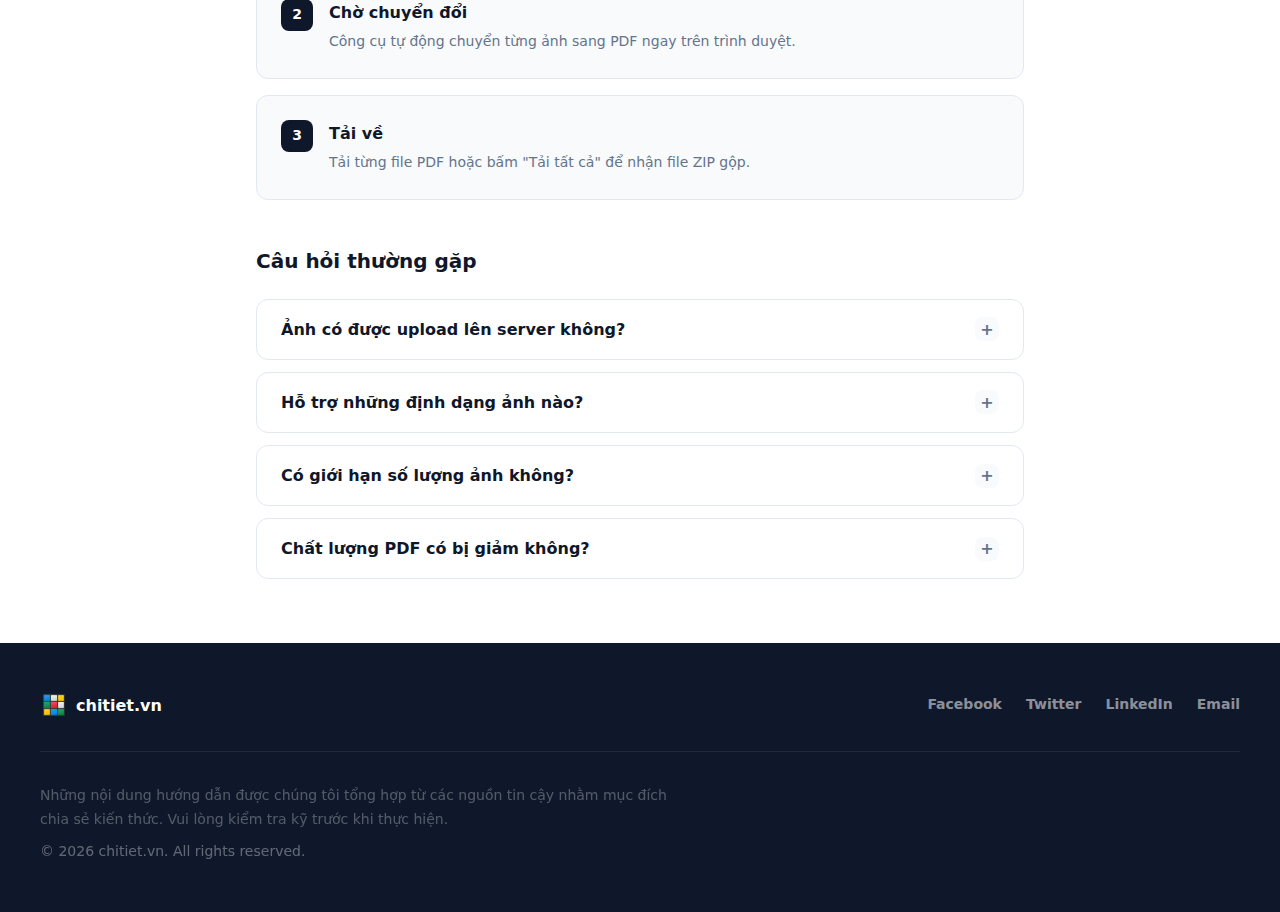
<file: tools/image-to-pdf/index.html>
<!DOCTYPE html><html lang="vi"> <head><meta charset="UTF-8"><meta name="viewport" content="width=device-width, initial-scale=1.0"><title>
            Chuyển ảnh sang PDF | Chitiet.vn
        </title><meta name="description" content="Chitiet.vn cung cấp công cụ  trực tuyến & hướng dẫn chi tiết giúp tiết kiệm thời gian. Chạy hoàn toàn trên trình duyệt, không upload dữ liệu lên server. Đảm bảo bảo mật và riêng tư cho người dùng."><meta name="robots" content="index, follow"><link rel="canonical" href="https://chitiet.vn/tools/image-to-pdf/"><meta property="og:title" content="Chitiet.vn - Công cụ trực tuyến miễn phí"><meta property="og:description" content="Công cụ trực tuyến miễn phí và hướng dẫn chi tiết, nhanh, an toàn và tiện lợi cho người dùng."><meta property="og:image" content="https://chitiet.vn/og-image.jpg"><meta property="og:type" content="website"><meta property="og:url" content="https://chitiet.vn/tools/image-to-pdf/"><meta property="og:site_name" content="Chitiet.vn"><!-- Twitter --><meta name="twitter:card" content="summary_large_image"><link rel="alternate" hreflang="vi" href="https://chitiet.vn/"><link rel="alternate" hreflang="en" href="https://chitiet.vn/en/"><link rel="alternate" hreflang="x-default" href="https://chitiet.vn/"><link rel="icon" type="image/png" href="/logo.png"><link rel="icon" href="/favicon.ico"><link id="theme-style" rel="stylesheet" href="/styles/theme-default.css"><script type="application/ld+json">
        {JSON.stringify({
            "@context": "https://schema.org",
            "@type": "SoftwareApplication",
            "name": "Công cụ trực tuyến miễn phí",
            "applicationCategory": "UtilitiesApplication",
            "operatingSystem": "Web Browser",
            "url": canonical,
            "description": "Công cụ trực tuyến miễn phí, chạy trực tiếp trên trình duyệt, không lưu trữ dữ liệu.",
            "offers": {
                "@type": "Offer",
                "price": "0",
                "priceCurrency": "VND"
            }
        })}
        </script><link rel="stylesheet" href="/_astro/image-to-pdf.PFaWNnV-.css">
<style>.rating-wrapper[data-astro-cid-utcr2s3b]{display:inline-flex;flex-direction:column;gap:6px}.stars[data-astro-cid-utcr2s3b]{display:flex;gap:6px}.star[data-astro-cid-utcr2s3b]{background:none;border:none;font-size:28px;cursor:pointer;color:#ccc;transition:transform .1s ease,color .2s ease}.star[data-astro-cid-utcr2s3b]:hover{transform:scale(1.15)}.star[data-astro-cid-utcr2s3b].active,.star[data-astro-cid-utcr2s3b].hovered{color:#f5b301}.rating-text[data-astro-cid-utcr2s3b]{font-size:14px;color:#666}
.tool-main{flex-grow:1;padding:64px 24px}.tool-main__layout{display:grid;grid-template-columns:200px minmax(0,768px) 200px;gap:32px;max-width:1280px;margin:0 auto}.tool-main__inner,.tool-sidebar{min-width:0}.tool-sidebar__sticky{position:sticky;top:96px}.ad-zone{display:flex;flex-direction:column;gap:16px}.ad-zone__label{font-size:14px;text-transform:uppercase;letter-spacing:.05em;color:var(--ct-text-muted)}.ad-zone__slot{min-height:200px;background-color:var(--ct-bg-soft);border:1px dashed var(--ct-border);border-radius:12px;display:flex;align-items:center;justify-content:center;font-size:14px;color:var(--ct-text-muted)}.rating-box{background-color:var(--ct-bg-soft);border:1px solid var(--ct-border);border-radius:12px;padding:24px 16px;text-align:center}.rating-box__label{font-size:14px;font-weight:600;color:var(--ct-text-main);margin-bottom:12px}@media(max-width:1100px){.tool-main__layout{grid-template-columns:minmax(0,768px);justify-content:center}.tool-sidebar--left{display:none}.tool-sidebar--right{grid-row:2;justify-self:center}.tool-sidebar__sticky{position:static}}.tool-main__inner>h1{margin-bottom:32px;padding-bottom:24px;border-bottom:1px solid var(--ct-border)}.tool-main__inner article h2{margin-top:48px;margin-bottom:16px;padding-bottom:12px;border-bottom:1px solid var(--ct-border)}.tool-main__inner article h3{margin-top:32px;margin-bottom:12px}.tool-main__inner article p{margin-bottom:24px;color:var(--ct-text-main)}.tool-main__inner article a{color:var(--ct-accent);text-decoration:none;font-weight:600;transition:opacity .2s}.tool-main__inner article a:hover{opacity:.8;text-decoration:underline}.tool-main__inner article strong{font-weight:700;color:var(--ct-text-main)}.tool-main__inner article ul,.tool-main__inner article ol{margin-bottom:24px;padding-left:24px}.tool-main__inner article ul{list-style:disc}.tool-main__inner article ol{list-style:decimal}.tool-main__inner article li{margin-bottom:8px;line-height:1.7}.tool-main__inner article li::marker{color:var(--ct-text-muted)}.tool-main__inner article table{width:100%;border-collapse:collapse;margin-bottom:24px;font-size:14px}.tool-main__inner article th,.tool-main__inner article td{padding:12px 16px;text-align:left;border:1px solid var(--ct-border)}.tool-main__inner article th{background-color:var(--ct-bg-soft);font-weight:700;font-size:14px;color:var(--ct-text-main)}.tool-main__inner article td{color:var(--ct-text-main)}.tool-main__inner article tr:hover td{background-color:var(--ct-bg-soft)}.tool-main__inner article blockquote{margin:0 0 24px;padding:16px 24px;border-left:3px solid var(--ct-accent);background-color:var(--ct-bg-soft);border-radius:0 12px 12px 0;color:var(--ct-text-muted)}.tool-main__inner article blockquote p{margin-bottom:0}.tool-main__inner article code{font-family:SF Mono,Fira Code,Fira Mono,monospace;font-size:14px;background-color:var(--ct-bg-soft);border:1px solid var(--ct-border);padding:4px 8px;border-radius:8px}.tool-main__inner article pre{margin-bottom:24px;padding:24px;background-color:var(--ct-bg-soft);border:1px solid var(--ct-border);border-radius:12px;overflow-x:auto}.tool-main__inner article pre code{background:none;border:none;padding:0;border-radius:0;font-size:14px;line-height:1.7}.tool-main__inner article hr{border:none;border-top:1px solid var(--ct-border);margin:48px 0}.tool-main__inner article img{max-width:100%;height:auto;border-radius:12px;margin-bottom:24px}@media(max-width:640px){.tool-main__inner article table{display:block;overflow-x:auto}}
</style></head> <body> <div class="page-wrapper"> <header class="site-header"> <div class="site-header__inner"> <a href="/" class="site-header__brand" style="text-decoration:none"> <div class="brand-logo" aria-hidden="true"> <img src="/logo.png" alt="" width="32" height="32"> </div> <div class="brand-name">chitiet.vn</div> </a> <nav class="site-nav" aria-label="Breadcrumb"> <a href="/" class="site-nav__link">Trang chủ</a> </nav> <div class="theme-switcher" role="group" aria-label="Theme switcher"> <button class="theme-switcher__btn" data-theme="/styles/theme-default.css" title="Default theme" aria-label="Default theme">&#9728;</button> <button class="theme-switcher__btn" data-theme="/styles/theme-modern.css" title="Dark theme" aria-label="Dark theme">&#9790;</button> <button class="theme-switcher__btn" data-theme="/styles/theme-event.css" title="Modern theme" aria-label="Modern theme">&#10024;</button> </div> <script type="module">document.addEventListener("DOMContentLoaded",()=>{const e=document.getElementById("theme-style"),c=localStorage.getItem("chitiet-theme");c&&e&&e.setAttribute("href",c),document.querySelectorAll(".theme-switcher__btn").forEach(n=>{n.addEventListener("click",()=>{const t=n.dataset.theme;t&&e&&(e.setAttribute("href",t),localStorage.setItem("chitiet-theme",t))})})});</script> </div> </header> <main class="tool-main"> <div class="tool-main__layout"> <aside class="tool-sidebar tool-sidebar--left"> <div class="tool-sidebar__sticky"> <div class="ad-zone"> <div class="ad-zone__label">Tài trợ</div> <div class="ad-zone__slot" id="ad-left-1"> <!-- Ad slot 1 --> </div> <div class="ad-zone__slot" id="ad-left-2"> <!-- Ad slot 2 --> </div> </div> </div> </aside> <div class="tool-main__inner">   <div class="itp-hero" data-astro-cid-ly26twon> <h1 class="itp-hero__title" data-astro-cid-ly26twon>Chuyển ảnh sang PDF</h1> <p class="itp-hero__subtitle" data-astro-cid-ly26twon>
Nhanh, bảo mật & xử lý hoàn toàn trên trình duyệt.
</p> </div>  <div class="itp-upload" id="itp-dropzone" data-astro-cid-ly26twon> <input type="file" id="itp-file-input" accept="image/jpeg,image/png,image/jpg" multiple hidden data-astro-cid-ly26twon> <div class="itp-upload__icon" aria-hidden="true" data-astro-cid-ly26twon> <svg width="36" height="36" viewBox="0 0 24 24" fill="none" stroke="currentColor" stroke-width="1.5" stroke-linecap="round" stroke-linejoin="round" data-astro-cid-ly26twon> <path d="M21 15v4a2 2 0 0 1-2 2H5a2 2 0 0 1-2-2v-4" data-astro-cid-ly26twon></path> <polyline points="17 8 12 3 7 8" data-astro-cid-ly26twon></polyline> <line x1="12" y1="3" x2="12" y2="15" data-astro-cid-ly26twon></line> </svg> </div> <div class="itp-upload__content" data-astro-cid-ly26twon> <p class="itp-upload__text" data-astro-cid-ly26twon>Kéo thả ảnh vào đây hoặc bấm để chọn</p> <p class="itp-upload__hint" data-astro-cid-ly26twon>
Hỗ trợ JPG, JPEG, PNG và tối đa 20MB mỗi file.
</p> </div> <button class="itp-upload__btn" id="itp-select-btn" type="button" data-astro-cid-ly26twon>
Chọn ảnh
</button> </div>  <section class="itp-files" id="itp-files-section" style="display:none;" data-astro-cid-ly26twon> <div class="itp-files__header" data-astro-cid-ly26twon> <h2 class="itp-files__title" data-astro-cid-ly26twon>Danh sách ảnh</h2> <span class="itp-files__count" id="itp-file-count" data-astro-cid-ly26twon>0 ảnh</span> </div> <div class="itp-files__list" id="itp-file-list" data-astro-cid-ly26twon> <!-- File rows injected by JS --> </div> <div class="itp-files__actions" data-astro-cid-ly26twon> <button class="itp-btn itp-btn--download-all" id="itp-download-all-pdf" type="button" disabled data-astro-cid-ly26twon> <svg width="20" height="20" viewBox="0 0 24 24" fill="none" stroke="currentColor" stroke-width="2" stroke-linecap="round" stroke-linejoin="round" aria-hidden="true" data-astro-cid-ly26twon> <path d="M14 2H6a2 2 0 0 0-2 2v16a2 2 0 0 0 2 2h12a2 2 0 0 0 2-2V8z" data-astro-cid-ly26twon></path> <polyline points="14 2 14 8 20 8" data-astro-cid-ly26twon></polyline> </svg>
Gộp thành 1 PDF
</button> <button class="itp-btn itp-btn--secondary" id="itp-download-all" type="button" disabled data-astro-cid-ly26twon> <svg width="20" height="20" viewBox="0 0 24 24" fill="none" stroke="currentColor" stroke-width="2" stroke-linecap="round" stroke-linejoin="round" aria-hidden="true" data-astro-cid-ly26twon> <path d="M21 15v4a2 2 0 0 1-2 2H5a2 2 0 0 1-2-2v-4" data-astro-cid-ly26twon></path> <polyline points="7 10 12 15 17 10" data-astro-cid-ly26twon></polyline> <line x1="12" y1="15" x2="12" y2="3" data-astro-cid-ly26twon></line> </svg>
Tải tất cả (.ZIP)
</button> </div> </section>  <div class="itp-privacy" data-astro-cid-ly26twon> <div class="itp-privacy__icon" aria-hidden="true" data-astro-cid-ly26twon> <svg width="24" height="24" viewBox="0 0 24 24" fill="none" stroke="currentColor" stroke-width="2" stroke-linecap="round" stroke-linejoin="round" data-astro-cid-ly26twon> <path d="M12 22s8-4 8-10V5l-8-3-8 3v7c0 6 8 10 8 10z" data-astro-cid-ly26twon></path> </svg> </div> <div class="itp-privacy__content" data-astro-cid-ly26twon> <p class="itp-privacy__title" data-astro-cid-ly26twon>Bảo mật là ưu tiên</p> <p class="itp-privacy__desc" data-astro-cid-ly26twon>
Hãy yên tâm rằng không có bất kì ảnh nào được upload lên máy chủ
                trong quá trình chuyển đổi.
</p> </div> </div>  <section class="itp-info" data-astro-cid-ly26twon> <h2 class="itp-info__title" data-astro-cid-ly26twon>Giới thiệu công cụ</h2> <p class="itp-info__text" data-astro-cid-ly26twon>
Công cụ chuyển ảnh sang PDF hoạt động hoàn toàn trên trình duyệt,
            không upload lên server, đảm bảo quyền riêng tư tuyệt đối. Hỗ trợ
            nhiều ảnh cùng lúc, tải từng file PDF hoặc tải tất cả dưới dạng ZIP.
</p> <!-- Feature cards --> <div class="itp-features" data-astro-cid-ly26twon> <div class="itp-feature" data-astro-cid-ly26twon> <div class="itp-feature__icon" aria-hidden="true" data-astro-cid-ly26twon> <svg width="24" height="24" viewBox="0 0 24 24" fill="none" stroke="currentColor" stroke-width="2" stroke-linecap="round" stroke-linejoin="round" data-astro-cid-ly26twon> <polygon points="13 2 3 14 12 14 11 22 21 10 12 10 13 2" data-astro-cid-ly26twon></polygon> </svg> </div> <h3 class="itp-feature__title" data-astro-cid-ly26twon>Xử lý siêu nhanh</h3> <p class="itp-feature__desc" data-astro-cid-ly26twon>
Chuyển đổi diễn ra ngay trên trình duyệt, không cần chờ
                    upload hay tải phần mềm.
</p> </div> <div class="itp-feature" data-astro-cid-ly26twon> <div class="itp-feature__icon" aria-hidden="true" data-astro-cid-ly26twon> <svg width="24" height="24" viewBox="0 0 24 24" fill="none" stroke="currentColor" stroke-width="2" stroke-linecap="round" stroke-linejoin="round" data-astro-cid-ly26twon> <rect x="3" y="11" width="18" height="11" rx="2" ry="2" data-astro-cid-ly26twon></rect> <path d="M7 11V7a5 5 0 0 1 10 0v4" data-astro-cid-ly26twon></path> </svg> </div> <h3 class="itp-feature__title" data-astro-cid-ly26twon>Riêng tư tuyệt đối</h3> <p class="itp-feature__desc" data-astro-cid-ly26twon>
Ảnh không rời khỏi thiết bị. Không server, không lưu trữ đám
                    mây, không theo dõi.
</p> </div> <div class="itp-feature" data-astro-cid-ly26twon> <div class="itp-feature__icon" aria-hidden="true" data-astro-cid-ly26twon> <svg width="24" height="24" viewBox="0 0 24 24" fill="none" stroke="currentColor" stroke-width="2" stroke-linecap="round" stroke-linejoin="round" data-astro-cid-ly26twon> <path d="M21 15v4a2 2 0 0 1-2 2H5a2 2 0 0 1-2-2v-4" data-astro-cid-ly26twon></path> <polyline points="7 10 12 15 17 10" data-astro-cid-ly26twon></polyline> <line x1="12" y1="15" x2="12" y2="3" data-astro-cid-ly26twon></line> </svg> </div> <h3 class="itp-feature__title" data-astro-cid-ly26twon>Tải hàng loạt</h3> <p class="itp-feature__desc" data-astro-cid-ly26twon>
Chuyển nhiều ảnh cùng lúc, tải từng file PDF riêng lẻ hoặc
                    gộp tất cả thành ZIP.
</p> </div> </div> <!-- How to use --> <div class="itp-howto" data-astro-cid-ly26twon> <h3 class="itp-howto__title" data-astro-cid-ly26twon>Cách sử dụng</h3> <div class="itp-steps" data-astro-cid-ly26twon> <div class="itp-step" data-astro-cid-ly26twon> <div class="itp-step__number" aria-hidden="true" data-astro-cid-ly26twon>1</div> <div class="itp-step__content" data-astro-cid-ly26twon> <p class="itp-step__label" data-astro-cid-ly26twon>Chọn ảnh</p> <p class="itp-step__desc" data-astro-cid-ly26twon>
Kéo thả hoặc bấm nút để chọn các file JPG, JPEG, PNG
                            từ máy tính.
</p> </div> </div> <div class="itp-step" data-astro-cid-ly26twon> <div class="itp-step__number" aria-hidden="true" data-astro-cid-ly26twon>2</div> <div class="itp-step__content" data-astro-cid-ly26twon> <p class="itp-step__label" data-astro-cid-ly26twon>Chờ chuyển đổi</p> <p class="itp-step__desc" data-astro-cid-ly26twon>
Công cụ tự động chuyển từng ảnh sang PDF ngay trên
                            trình duyệt.
</p> </div> </div> <div class="itp-step" data-astro-cid-ly26twon> <div class="itp-step__number" aria-hidden="true" data-astro-cid-ly26twon>3</div> <div class="itp-step__content" data-astro-cid-ly26twon> <p class="itp-step__label" data-astro-cid-ly26twon>Tải về</p> <p class="itp-step__desc" data-astro-cid-ly26twon>
Tải từng file PDF hoặc bấm "Tải tất cả" để nhận file
                            ZIP gộp.
</p> </div> </div> </div> </div> <!-- FAQ --> <div class="itp-faq" data-astro-cid-ly26twon> <h3 class="itp-faq__title" data-astro-cid-ly26twon>Câu hỏi thường gặp</h3> <div class="itp-faq__list" data-astro-cid-ly26twon> <details class="itp-faq__item" data-astro-cid-ly26twon> <summary class="itp-faq__question" data-astro-cid-ly26twon>Ảnh có được upload lên server không?</summary> <p class="itp-faq__answer" data-astro-cid-ly26twon>
Không. Toàn bộ quá trình chuyển đổi diễn ra trên trình
                        duyệt của bạn. Ảnh không bao giờ rời khỏi thiết bị.
</p> </details> <details class="itp-faq__item" data-astro-cid-ly26twon> <summary class="itp-faq__question" data-astro-cid-ly26twon>Hỗ trợ những định dạng ảnh nào?</summary> <p class="itp-faq__answer" data-astro-cid-ly26twon>
Công cụ hỗ trợ JPG, JPEG và PNG. Dung lượng tối đa 20MB
                        mỗi file.
</p> </details> <details class="itp-faq__item" data-astro-cid-ly26twon> <summary class="itp-faq__question" data-astro-cid-ly26twon>Có giới hạn số lượng ảnh không?</summary> <p class="itp-faq__answer" data-astro-cid-ly26twon>
Không giới hạn. Bạn có thể chuyển đổi bao nhiêu ảnh tùy
                        ý, tất cả đều được xử lý cục bộ trên thiết bị của bạn.
</p> </details> <details class="itp-faq__item" data-astro-cid-ly26twon> <summary class="itp-faq__question" data-astro-cid-ly26twon>Chất lượng PDF có bị giảm không?</summary> <p class="itp-faq__answer" data-astro-cid-ly26twon>
Không. Ảnh được nhúng nguyên bản vào file PDF mà không
                        nén hay giảm chất lượng.
</p> </details> </div> </div> </section>  </div> <aside class="tool-sidebar tool-sidebar--right"> <div class="tool-sidebar__sticky"> <div class="rating-box"> <p class="rating-box__label">
Bạn có thích công cụ này?
</p> <div id="rating-wrapper" class="rating-wrapper" data-slug="image-to-pdf" data-title="Chuyển ảnh sang PDF" data-type="tool" data-allow-update="true" data-astro-cid-utcr2s3b> <div class="stars" role="radiogroup" aria-label="Rating" data-astro-cid-utcr2s3b> <button class="star" data-value="1" role="radio" aria-checked="false" aria-label="Rate 1 stars" data-astro-cid-utcr2s3b>
★
</button><button class="star" data-value="2" role="radio" aria-checked="false" aria-label="Rate 2 stars" data-astro-cid-utcr2s3b>
★
</button><button class="star" data-value="3" role="radio" aria-checked="false" aria-label="Rate 3 stars" data-astro-cid-utcr2s3b>
★
</button><button class="star" data-value="4" role="radio" aria-checked="false" aria-label="Rate 4 stars" data-astro-cid-utcr2s3b>
★
</button><button class="star" data-value="5" role="radio" aria-checked="false" aria-label="Rate 5 stars" data-astro-cid-utcr2s3b>
★
</button> </div> <div class="rating-text" data-astro-cid-utcr2s3b></div> </div>  <script type="module">
    function createRating(wrapper) {
        const stars = wrapper.querySelectorAll(".star");
        const text = wrapper.querySelector(".rating-text");

        if (!stars.length || !text) return;

        const { slug, title, type } = wrapper.dataset;

        let selectedValue = null;
        let sent = false;

        function highlight(ratingValue) {
            stars.forEach((star) => {
                const value = Number(star.dataset.value);
                star.classList.toggle(
                    "active",
                    selectedValue !== null && value <= selectedValue,
                );
                star.classList.toggle(
                    "hovered",
                    selectedValue === null && value <= ratingValue,
                );
            });
        }

        function sendToGA(value) {
            if (typeof window.gtag !== "function") return;

            if (!slug) {
                return console.warn(
                    "Content slug is missing. Rating event will not be sent to GA.",
                );
            }

            window.gtag("event", "rate_content", {
                rating_value: value,
                content_locale: "vi",
                content_slug: slug,
                content_title: title,
                content_type: type,
                method: "stars",
            });
        }

        stars.forEach((star) => {
            const value = Number(star.dataset.value);

            star.addEventListener("mouseenter", () => {
                if (selectedValue === null) highlight(value);
            });

            star.addEventListener("mouseleave", () => {
                highlight(0);
            });

            star.addEventListener("click", () => {
                if (sent) return;

                selectedValue = value;
                highlight(value);
                text.textContent = `Bạn đã đánh giá ${value}/5`;

                sendToGA(value);
                sent = true;
            });
        });
    }

    function initRating() {
        let wrapper = document.getElementById("rating-wrapper");

        if (!wrapper) throw new Error("Rating wrapper not found");

        createRating(wrapper);
    }

    if (document.readyState === "loading") {
        document.addEventListener("DOMContentLoaded", initRating);
    } else {
        initRating();
    }
</script> </div> </div> </aside> </div> </main> <footer class="site-footer"> <div class="site-footer__inner"> <div class="site-footer__top"> <div class="site-footer__brand"> <div class="brand-logo brand-logo--sm" aria-hidden="true"> <img src="/logo.png" alt="" width="28" height="28"> </div> <span class="site-footer__brand-name">chitiet.vn</span> </div> <nav class="site-footer__social" aria-label="Social links"> <a href="#" class="site-footer__social-link">Facebook</a> <a href="#" class="site-footer__social-link">Twitter</a> <a href="#" class="site-footer__social-link">LinkedIn</a> <a href="#" class="site-footer__social-link">Email</a> </nav> </div> <div class="site-footer__copy"> <p class="site-footer__disclaimer">
Những nội dung hướng dẫn được chúng tôi tổng hợp từ các nguồn tin cậy nhằm mục đích chia sẻ kiến thức.
                            Vui lòng  kiểm tra kỹ trước khi thực hiện.
</p> <p class="site-footer__copyright">
© 2026 chitiet.vn. All rights reserved.
</p> </div> </div> </footer> </div> </body></html> <!-- File row template (cloned by JS) --> <template id="itp-file-row-tpl" data-astro-cid-ly26twon> <div class="itp-file" data-id="" data-astro-cid-ly26twon> <div class="itp-file__thumb" data-astro-cid-ly26twon> <img class="itp-file__img" src="" alt="" data-astro-cid-ly26twon> <div class="itp-file__thumb-overlay" aria-hidden="true" data-astro-cid-ly26twon> <svg width="20" height="20" viewBox="0 0 24 24" fill="none" stroke="currentColor" stroke-width="2" stroke-linecap="round" stroke-linejoin="round" data-astro-cid-ly26twon> <path d="M1 12s4-8 11-8 11 8 11 8-4 8-11 8-11-8-11-8z" data-astro-cid-ly26twon></path> <circle cx="12" cy="12" r="3" data-astro-cid-ly26twon></circle> </svg> </div> </div> <div class="itp-file__meta" data-astro-cid-ly26twon> <p class="itp-file__name" data-astro-cid-ly26twon></p> <p class="itp-file__size" data-astro-cid-ly26twon></p> </div> <div class="itp-file__progress" data-astro-cid-ly26twon> <div class="itp-file__progress-info" data-astro-cid-ly26twon> <span class="itp-file__status" data-astro-cid-ly26twon></span> <span class="itp-file__percent" data-astro-cid-ly26twon></span> </div> <div class="itp-file__bar" data-astro-cid-ly26twon> <div class="itp-file__bar-fill" data-astro-cid-ly26twon></div> </div> </div> <button class="itp-btn itp-btn--primary itp-file__download" disabled data-astro-cid-ly26twon> <svg width="16" height="16" viewBox="0 0 24 24" fill="none" stroke="currentColor" stroke-width="2" stroke-linecap="round" stroke-linejoin="round" aria-hidden="true" data-astro-cid-ly26twon> <path d="M21 15v4a2 2 0 0 1-2 2H5a2 2 0 0 1-2-2v-4" data-astro-cid-ly26twon></path> <polyline points="7 10 12 15 17 10" data-astro-cid-ly26twon></polyline> <line x1="12" y1="15" x2="12" y2="3" data-astro-cid-ly26twon></line> </svg>
Tải PDF
</button> <button class="itp-file__remove" type="button" aria-label="Xóa" data-astro-cid-ly26twon> <svg width="16" height="16" viewBox="0 0 24 24" fill="none" stroke="currentColor" stroke-width="2" stroke-linecap="round" stroke-linejoin="round" data-astro-cid-ly26twon> <line x1="18" y1="6" x2="6" y2="18" data-astro-cid-ly26twon></line> <line x1="6" y1="6" x2="18" y2="18" data-astro-cid-ly26twon></line> </svg> </button> </div> </template> <script type="module" src="/_astro/image-to-pdf.astro_astro_type_script_index_0_lang.BBsMNYNL.js"></script>
</file>
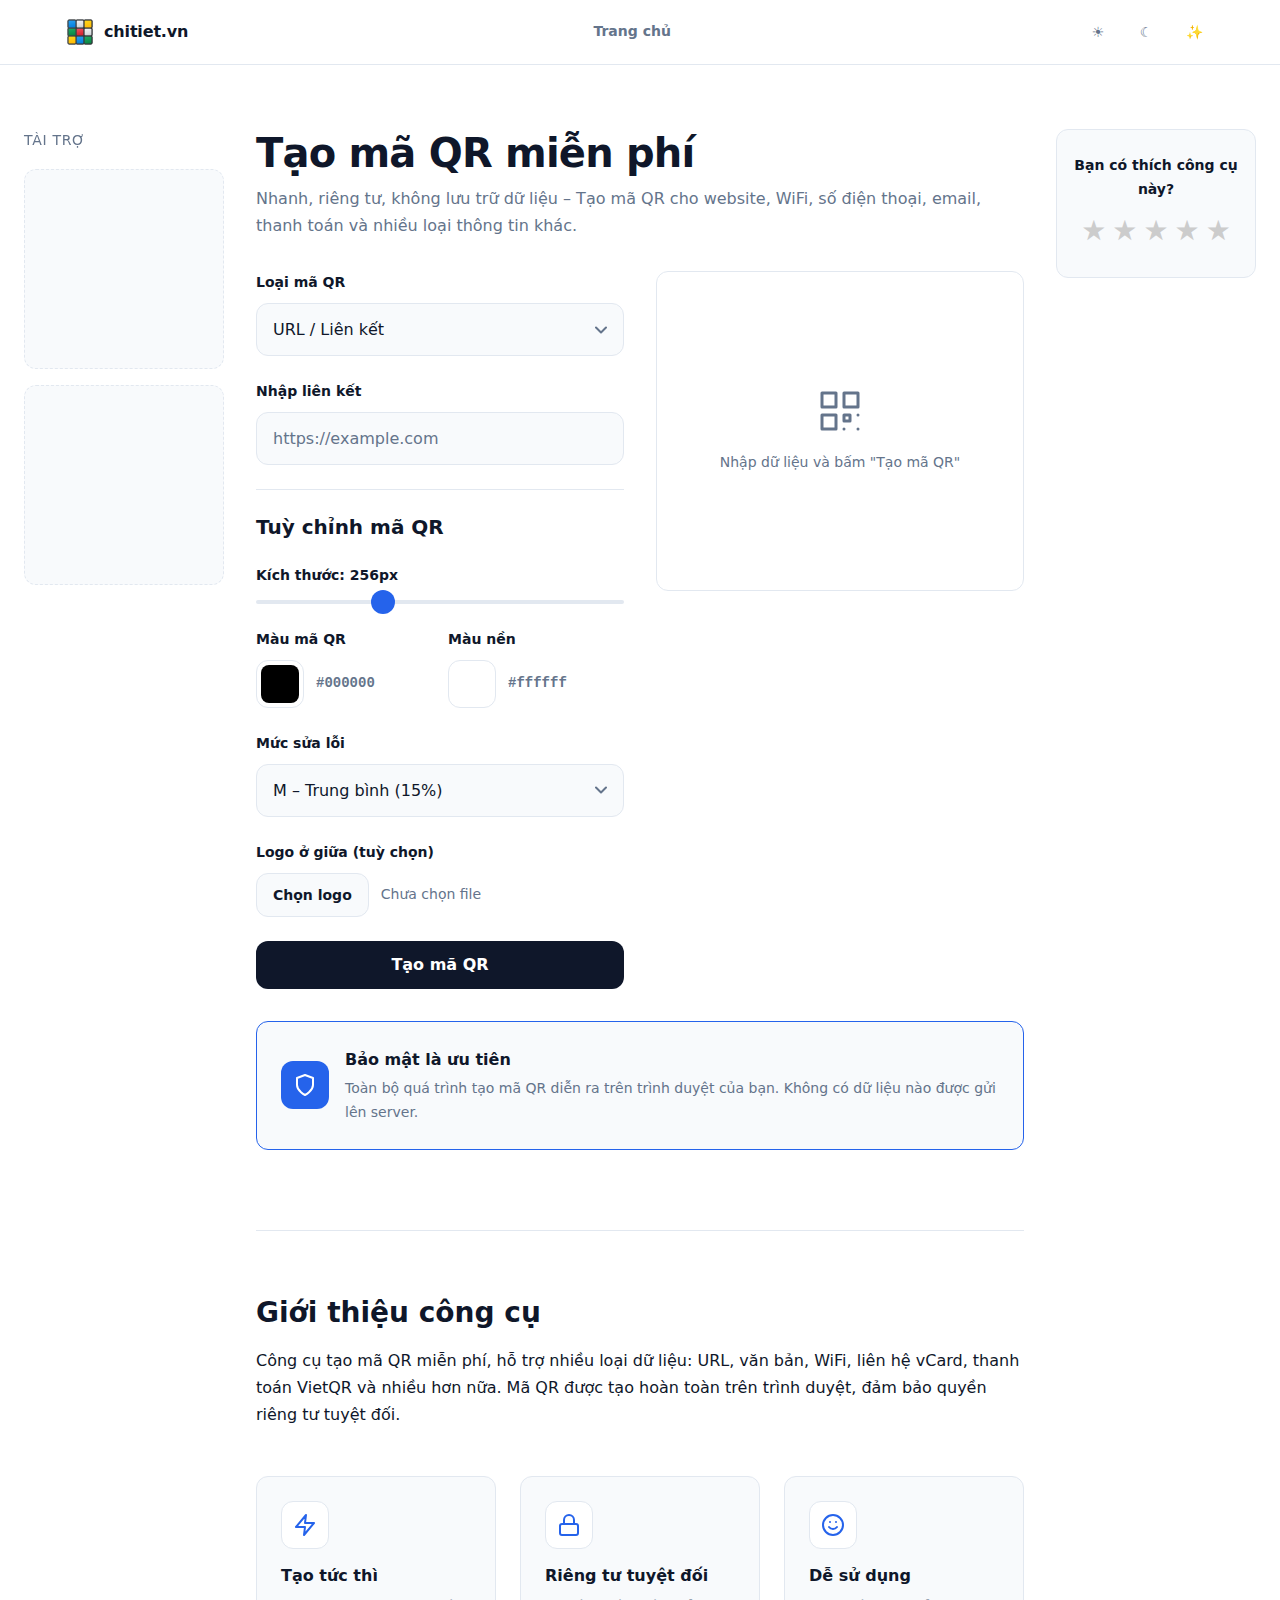
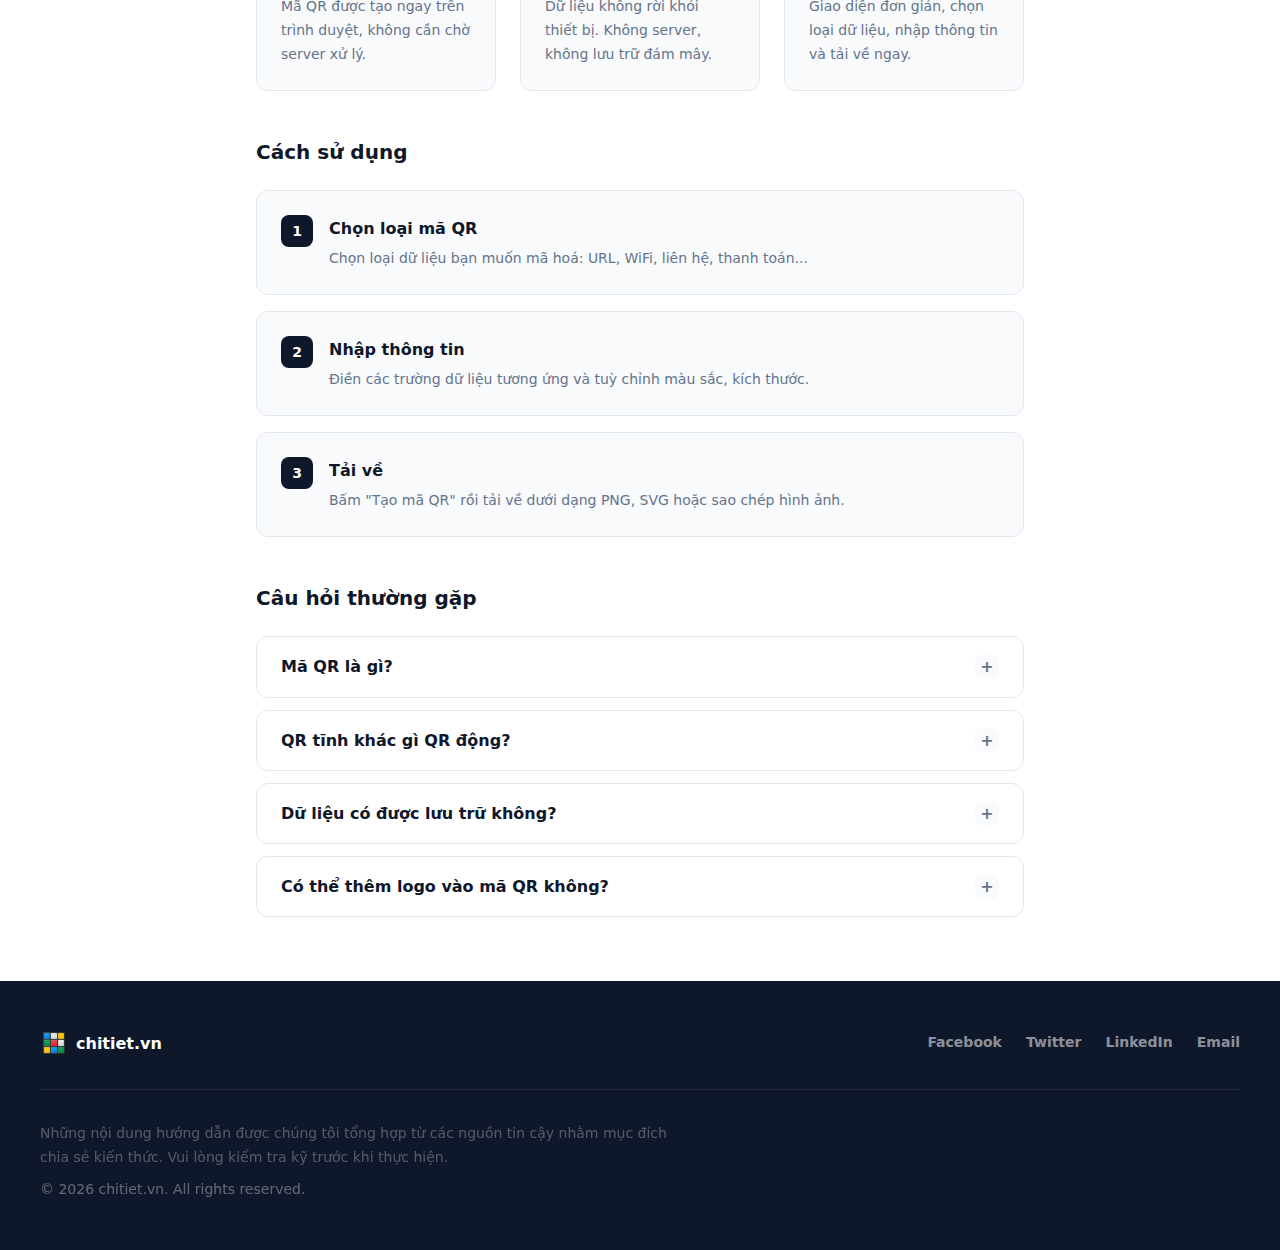
<file: tools/qr-code/index.html>
<!DOCTYPE html><html lang="vi"> <head><meta charset="UTF-8"><meta name="viewport" content="width=device-width, initial-scale=1.0"><title>
            Tạo mã QR miễn phí | Chitiet.vn
        </title><meta name="description" content="Chitiet.vn cung cấp công cụ  trực tuyến & hướng dẫn chi tiết giúp tiết kiệm thời gian. Chạy hoàn toàn trên trình duyệt, không upload dữ liệu lên server. Đảm bảo bảo mật và riêng tư cho người dùng."><meta name="robots" content="index, follow"><link rel="canonical" href="https://chitiet.vn/tools/qr-code/"><meta property="og:title" content="Chitiet.vn - Công cụ trực tuyến miễn phí"><meta property="og:description" content="Công cụ trực tuyến miễn phí và hướng dẫn chi tiết, nhanh, an toàn và tiện lợi cho người dùng."><meta property="og:image" content="https://chitiet.vn/og-image.jpg"><meta property="og:type" content="website"><meta property="og:url" content="https://chitiet.vn/tools/qr-code/"><meta property="og:site_name" content="Chitiet.vn"><!-- Twitter --><meta name="twitter:card" content="summary_large_image"><link rel="alternate" hreflang="vi" href="https://chitiet.vn/"><link rel="alternate" hreflang="en" href="https://chitiet.vn/en/"><link rel="alternate" hreflang="x-default" href="https://chitiet.vn/"><link rel="icon" type="image/png" href="/logo.png"><link rel="icon" href="/favicon.ico"><link id="theme-style" rel="stylesheet" href="/styles/theme-default.css"><script type="application/ld+json">
        {JSON.stringify({
            "@context": "https://schema.org",
            "@type": "SoftwareApplication",
            "name": "Công cụ trực tuyến miễn phí",
            "applicationCategory": "UtilitiesApplication",
            "operatingSystem": "Web Browser",
            "url": canonical,
            "description": "Công cụ trực tuyến miễn phí, chạy trực tiếp trên trình duyệt, không lưu trữ dữ liệu.",
            "offers": {
                "@type": "Offer",
                "price": "0",
                "priceCurrency": "VND"
            }
        })}
        </script><link rel="stylesheet" href="/_astro/qr-code.BN5BufqJ.css">
<style>.rating-wrapper[data-astro-cid-utcr2s3b]{display:inline-flex;flex-direction:column;gap:6px}.stars[data-astro-cid-utcr2s3b]{display:flex;gap:6px}.star[data-astro-cid-utcr2s3b]{background:none;border:none;font-size:28px;cursor:pointer;color:#ccc;transition:transform .1s ease,color .2s ease}.star[data-astro-cid-utcr2s3b]:hover{transform:scale(1.15)}.star[data-astro-cid-utcr2s3b].active,.star[data-astro-cid-utcr2s3b].hovered{color:#f5b301}.rating-text[data-astro-cid-utcr2s3b]{font-size:14px;color:#666}
.tool-main{flex-grow:1;padding:64px 24px}.tool-main__layout{display:grid;grid-template-columns:200px minmax(0,768px) 200px;gap:32px;max-width:1280px;margin:0 auto}.tool-main__inner,.tool-sidebar{min-width:0}.tool-sidebar__sticky{position:sticky;top:96px}.ad-zone{display:flex;flex-direction:column;gap:16px}.ad-zone__label{font-size:14px;text-transform:uppercase;letter-spacing:.05em;color:var(--ct-text-muted)}.ad-zone__slot{min-height:200px;background-color:var(--ct-bg-soft);border:1px dashed var(--ct-border);border-radius:12px;display:flex;align-items:center;justify-content:center;font-size:14px;color:var(--ct-text-muted)}.rating-box{background-color:var(--ct-bg-soft);border:1px solid var(--ct-border);border-radius:12px;padding:24px 16px;text-align:center}.rating-box__label{font-size:14px;font-weight:600;color:var(--ct-text-main);margin-bottom:12px}@media(max-width:1100px){.tool-main__layout{grid-template-columns:minmax(0,768px);justify-content:center}.tool-sidebar--left{display:none}.tool-sidebar--right{grid-row:2;justify-self:center}.tool-sidebar__sticky{position:static}}.tool-main__inner>h1{margin-bottom:32px;padding-bottom:24px;border-bottom:1px solid var(--ct-border)}.tool-main__inner article h2{margin-top:48px;margin-bottom:16px;padding-bottom:12px;border-bottom:1px solid var(--ct-border)}.tool-main__inner article h3{margin-top:32px;margin-bottom:12px}.tool-main__inner article p{margin-bottom:24px;color:var(--ct-text-main)}.tool-main__inner article a{color:var(--ct-accent);text-decoration:none;font-weight:600;transition:opacity .2s}.tool-main__inner article a:hover{opacity:.8;text-decoration:underline}.tool-main__inner article strong{font-weight:700;color:var(--ct-text-main)}.tool-main__inner article ul,.tool-main__inner article ol{margin-bottom:24px;padding-left:24px}.tool-main__inner article ul{list-style:disc}.tool-main__inner article ol{list-style:decimal}.tool-main__inner article li{margin-bottom:8px;line-height:1.7}.tool-main__inner article li::marker{color:var(--ct-text-muted)}.tool-main__inner article table{width:100%;border-collapse:collapse;margin-bottom:24px;font-size:14px}.tool-main__inner article th,.tool-main__inner article td{padding:12px 16px;text-align:left;border:1px solid var(--ct-border)}.tool-main__inner article th{background-color:var(--ct-bg-soft);font-weight:700;font-size:14px;color:var(--ct-text-main)}.tool-main__inner article td{color:var(--ct-text-main)}.tool-main__inner article tr:hover td{background-color:var(--ct-bg-soft)}.tool-main__inner article blockquote{margin:0 0 24px;padding:16px 24px;border-left:3px solid var(--ct-accent);background-color:var(--ct-bg-soft);border-radius:0 12px 12px 0;color:var(--ct-text-muted)}.tool-main__inner article blockquote p{margin-bottom:0}.tool-main__inner article code{font-family:SF Mono,Fira Code,Fira Mono,monospace;font-size:14px;background-color:var(--ct-bg-soft);border:1px solid var(--ct-border);padding:4px 8px;border-radius:8px}.tool-main__inner article pre{margin-bottom:24px;padding:24px;background-color:var(--ct-bg-soft);border:1px solid var(--ct-border);border-radius:12px;overflow-x:auto}.tool-main__inner article pre code{background:none;border:none;padding:0;border-radius:0;font-size:14px;line-height:1.7}.tool-main__inner article hr{border:none;border-top:1px solid var(--ct-border);margin:48px 0}.tool-main__inner article img{max-width:100%;height:auto;border-radius:12px;margin-bottom:24px}@media(max-width:640px){.tool-main__inner article table{display:block;overflow-x:auto}}
</style></head> <body> <div class="page-wrapper"> <header class="site-header"> <div class="site-header__inner"> <a href="/" class="site-header__brand" style="text-decoration:none"> <div class="brand-logo" aria-hidden="true"> <img src="/logo.png" alt="" width="32" height="32"> </div> <div class="brand-name">chitiet.vn</div> </a> <nav class="site-nav" aria-label="Breadcrumb"> <a href="/" class="site-nav__link">Trang chủ</a> </nav> <div class="theme-switcher" role="group" aria-label="Theme switcher"> <button class="theme-switcher__btn" data-theme="/styles/theme-default.css" title="Default theme" aria-label="Default theme">&#9728;</button> <button class="theme-switcher__btn" data-theme="/styles/theme-modern.css" title="Dark theme" aria-label="Dark theme">&#9790;</button> <button class="theme-switcher__btn" data-theme="/styles/theme-event.css" title="Modern theme" aria-label="Modern theme">&#10024;</button> </div> <script type="module">document.addEventListener("DOMContentLoaded",()=>{const e=document.getElementById("theme-style"),c=localStorage.getItem("chitiet-theme");c&&e&&e.setAttribute("href",c),document.querySelectorAll(".theme-switcher__btn").forEach(n=>{n.addEventListener("click",()=>{const t=n.dataset.theme;t&&e&&(e.setAttribute("href",t),localStorage.setItem("chitiet-theme",t))})})});</script> </div> </header> <main class="tool-main"> <div class="tool-main__layout"> <aside class="tool-sidebar tool-sidebar--left"> <div class="tool-sidebar__sticky"> <div class="ad-zone"> <div class="ad-zone__label">Tài trợ</div> <div class="ad-zone__slot" id="ad-left-1"> <!-- Ad slot 1 --> </div> <div class="ad-zone__slot" id="ad-left-2"> <!-- Ad slot 2 --> </div> </div> </div> </aside> <div class="tool-main__inner">   <div class="qr-hero" data-astro-cid-vff3s5k6> <h1 class="qr-hero__title" data-astro-cid-vff3s5k6>Tạo mã QR miễn phí</h1> <p class="qr-hero__subtitle" data-astro-cid-vff3s5k6>
Nhanh, riêng tư, không lưu trữ dữ liệu – Tạo mã QR cho website,
            WiFi, số điện thoại, email, thanh toán và nhiều loại thông tin khác.
</p> </div>  <div class="qr-main" data-astro-cid-vff3s5k6> <!-- Left Column: Configuration --> <div class="qr-config" data-astro-cid-vff3s5k6> <!-- QR Type Selector --> <div class="qr-field" data-astro-cid-vff3s5k6> <label class="qr-field__label" for="qr-type" data-astro-cid-vff3s5k6>Loại mã QR</label> <select class="qr-field__select" id="qr-type" data-astro-cid-vff3s5k6> <option value="url" data-astro-cid-vff3s5k6>URL / Liên kết</option> <option value="text" data-astro-cid-vff3s5k6>Văn bản</option> <option value="phone" data-astro-cid-vff3s5k6>Số điện thoại</option> <option value="email" data-astro-cid-vff3s5k6>Email</option> <option value="wifi" data-astro-cid-vff3s5k6>WiFi</option> <option value="vcard" data-astro-cid-vff3s5k6>Liên hệ (vCard)</option> <option value="geo" data-astro-cid-vff3s5k6>Vị trí Google Maps</option> <option value="vietqr" data-astro-cid-vff3s5k6>Thanh toán (VietQR)</option> <option value="json" data-astro-cid-vff3s5k6>JSON nâng cao</option> </select> </div> <!-- Dynamic Forms --> <div id="qr-forms" data-astro-cid-vff3s5k6> <!-- URL --> <div class="qr-form" data-form="url" data-astro-cid-vff3s5k6> <div class="qr-field" data-astro-cid-vff3s5k6> <label class="qr-field__label" for="qr-url" data-astro-cid-vff3s5k6>Nhập liên kết</label> <input class="qr-field__input" type="url" id="qr-url" placeholder="https://example.com" data-qr-input data-astro-cid-vff3s5k6> </div> </div> <!-- Text --> <div class="qr-form" data-form="text" style="display:none" data-astro-cid-vff3s5k6> <div class="qr-field" data-astro-cid-vff3s5k6> <label class="qr-field__label" for="qr-text" data-astro-cid-vff3s5k6>Nhập văn bản</label> <textarea class="qr-field__textarea" id="qr-text" rows="4" placeholder="Nội dung văn bản..." data-qr-input data-astro-cid-vff3s5k6></textarea> </div> </div> <!-- Phone --> <div class="qr-form" data-form="phone" style="display:none" data-astro-cid-vff3s5k6> <div class="qr-field" data-astro-cid-vff3s5k6> <label class="qr-field__label" for="qr-phone" data-astro-cid-vff3s5k6>Số điện thoại</label> <input class="qr-field__input" type="tel" id="qr-phone" placeholder="0901234567" data-qr-input data-astro-cid-vff3s5k6> </div> </div> <!-- Email --> <div class="qr-form" data-form="email" style="display:none" data-astro-cid-vff3s5k6> <div class="qr-field" data-astro-cid-vff3s5k6> <label class="qr-field__label" for="qr-email-addr" data-astro-cid-vff3s5k6>Địa chỉ email</label> <input class="qr-field__input" type="email" id="qr-email-addr" placeholder="email@example.com" data-qr-input data-astro-cid-vff3s5k6> </div> <div class="qr-field" data-astro-cid-vff3s5k6> <label class="qr-field__label" for="qr-email-subject" data-astro-cid-vff3s5k6>Tiêu đề (tuỳ chọn)</label> <input class="qr-field__input" type="text" id="qr-email-subject" placeholder="Tiêu đề email" data-qr-input data-astro-cid-vff3s5k6> </div> <div class="qr-field" data-astro-cid-vff3s5k6> <label class="qr-field__label" for="qr-email-body" data-astro-cid-vff3s5k6>Nội dung (tuỳ chọn)</label> <textarea class="qr-field__textarea" id="qr-email-body" rows="3" placeholder="Nội dung email..." data-qr-input data-astro-cid-vff3s5k6></textarea> </div> </div> <!-- WiFi --> <div class="qr-form" data-form="wifi" style="display:none" data-astro-cid-vff3s5k6> <div class="qr-field" data-astro-cid-vff3s5k6> <label class="qr-field__label" for="qr-wifi-ssid" data-astro-cid-vff3s5k6>Tên mạng (SSID)</label> <input class="qr-field__input" type="text" id="qr-wifi-ssid" placeholder="Tên WiFi" data-qr-input data-astro-cid-vff3s5k6> </div> <div class="qr-field" data-astro-cid-vff3s5k6> <label class="qr-field__label" for="qr-wifi-pass" data-astro-cid-vff3s5k6>Mật khẩu</label> <input class="qr-field__input" type="text" id="qr-wifi-pass" placeholder="Mật khẩu WiFi" data-qr-input data-astro-cid-vff3s5k6> </div> <div class="qr-field" data-astro-cid-vff3s5k6> <label class="qr-field__label" for="qr-wifi-enc" data-astro-cid-vff3s5k6>Loại bảo mật</label> <select class="qr-field__select" id="qr-wifi-enc" data-qr-input data-astro-cid-vff3s5k6> <option value="WPA" data-astro-cid-vff3s5k6>WPA / WPA2</option> <option value="WEP" data-astro-cid-vff3s5k6>WEP</option> <option value="nopass" data-astro-cid-vff3s5k6>Không mật khẩu</option> </select> </div> </div> <!-- vCard --> <div class="qr-form" data-form="vcard" style="display:none" data-astro-cid-vff3s5k6> <div class="qr-field" data-astro-cid-vff3s5k6> <label class="qr-field__label" for="qr-vcard-name" data-astro-cid-vff3s5k6>Họ và tên</label> <input class="qr-field__input" type="text" id="qr-vcard-name" placeholder="Nguyễn Văn A" data-qr-input data-astro-cid-vff3s5k6> </div> <div class="qr-field" data-astro-cid-vff3s5k6> <label class="qr-field__label" for="qr-vcard-phone" data-astro-cid-vff3s5k6>Số điện thoại</label> <input class="qr-field__input" type="tel" id="qr-vcard-phone" placeholder="0901234567" data-qr-input data-astro-cid-vff3s5k6> </div> <div class="qr-field" data-astro-cid-vff3s5k6> <label class="qr-field__label" for="qr-vcard-email" data-astro-cid-vff3s5k6>Email</label> <input class="qr-field__input" type="email" id="qr-vcard-email" placeholder="email@example.com" data-qr-input data-astro-cid-vff3s5k6> </div> <div class="qr-field" data-astro-cid-vff3s5k6> <label class="qr-field__label" for="qr-vcard-org" data-astro-cid-vff3s5k6>Công ty (tuỳ chọn)</label> <input class="qr-field__input" type="text" id="qr-vcard-org" placeholder="Tên công ty" data-qr-input data-astro-cid-vff3s5k6> </div> </div> <!-- Google Maps --> <div class="qr-form" data-form="geo" style="display:none" data-astro-cid-vff3s5k6> <div class="qr-field" data-astro-cid-vff3s5k6> <label class="qr-field__label" for="qr-geo-lat" data-astro-cid-vff3s5k6>Vĩ độ (Latitude)</label> <input class="qr-field__input" type="text" id="qr-geo-lat" placeholder="10.7769" data-qr-input data-astro-cid-vff3s5k6> </div> <div class="qr-field" data-astro-cid-vff3s5k6> <label class="qr-field__label" for="qr-geo-lng" data-astro-cid-vff3s5k6>Kinh độ (Longitude)</label> <input class="qr-field__input" type="text" id="qr-geo-lng" placeholder="106.7009" data-qr-input data-astro-cid-vff3s5k6> </div> </div> <!-- VietQR --> <div class="qr-form" data-form="vietqr" style="display:none" data-astro-cid-vff3s5k6> <div class="qr-field" data-astro-cid-vff3s5k6> <label class="qr-field__label" for="qr-vietqr-bank" data-astro-cid-vff3s5k6>Mã ngân hàng</label> <select class="qr-field__select" id="qr-vietqr-bank" data-qr-input data-astro-cid-vff3s5k6> <option value="970436" data-astro-cid-vff3s5k6>Vietcombank</option> <option value="970418" data-astro-cid-vff3s5k6>BIDV</option> <option value="970415" data-astro-cid-vff3s5k6>Vietinbank</option> <option value="970405" data-astro-cid-vff3s5k6>Agribank</option> <option value="970422" data-astro-cid-vff3s5k6>MB Bank</option> <option value="970407" data-astro-cid-vff3s5k6>Techcombank</option> <option value="970416" data-astro-cid-vff3s5k6>ACB</option> <option value="970432" data-astro-cid-vff3s5k6>VPBank</option> <option value="970423" data-astro-cid-vff3s5k6>TPBank</option> <option value="970448" data-astro-cid-vff3s5k6>OCB</option> <option value="970403" data-astro-cid-vff3s5k6>Sacombank</option> </select> </div> <div class="qr-field" data-astro-cid-vff3s5k6> <label class="qr-field__label" for="qr-vietqr-account" data-astro-cid-vff3s5k6>Số tài khoản</label> <input class="qr-field__input" type="text" id="qr-vietqr-account" placeholder="0123456789" data-qr-input data-astro-cid-vff3s5k6> </div> <div class="qr-field" data-astro-cid-vff3s5k6> <label class="qr-field__label" for="qr-vietqr-amount" data-astro-cid-vff3s5k6>Số tiền (tuỳ chọn)</label> <input class="qr-field__input" type="number" id="qr-vietqr-amount" placeholder="100000" data-qr-input data-astro-cid-vff3s5k6> </div> <div class="qr-field" data-astro-cid-vff3s5k6> <label class="qr-field__label" for="qr-vietqr-memo" data-astro-cid-vff3s5k6>Nội dung chuyển khoản (tuỳ chọn)</label> <input class="qr-field__input" type="text" id="qr-vietqr-memo" placeholder="Thanh toan don hang" data-qr-input data-astro-cid-vff3s5k6> </div> </div> <!-- JSON --> <div class="qr-form" data-form="json" style="display:none" data-astro-cid-vff3s5k6> <div class="qr-field" data-astro-cid-vff3s5k6> <label class="qr-field__label" for="qr-json" data-astro-cid-vff3s5k6>Dữ liệu JSON</label> <textarea class="qr-field__textarea" id="qr-json" rows="6" placeholder="{&quot;key&quot;: &quot;value&quot;}" data-qr-input data-astro-cid-vff3s5k6></textarea> </div> </div> </div> <!-- Customization --> <div class="qr-customize" data-astro-cid-vff3s5k6> <h2 class="qr-customize__title" data-astro-cid-vff3s5k6>Tuỳ chỉnh mã QR</h2> <div class="qr-field" data-astro-cid-vff3s5k6> <label class="qr-field__label" for="qr-size" data-astro-cid-vff3s5k6>
Kích thước: <span id="qr-size-value" data-astro-cid-vff3s5k6>256</span>px
</label> <input class="qr-field__range" type="range" id="qr-size" min="128" max="512" step="16" value="256" data-astro-cid-vff3s5k6> </div> <div class="qr-customize__colors" data-astro-cid-vff3s5k6> <div class="qr-field" data-astro-cid-vff3s5k6> <label class="qr-field__label" for="qr-color-fg" data-astro-cid-vff3s5k6>Màu mã QR</label> <div class="qr-color-wrap" data-astro-cid-vff3s5k6> <input class="qr-field__color" type="color" id="qr-color-fg" value="#000000" data-astro-cid-vff3s5k6> <span class="qr-color-wrap__hex" id="qr-color-fg-hex" data-astro-cid-vff3s5k6>#000000</span> </div> </div> <div class="qr-field" data-astro-cid-vff3s5k6> <label class="qr-field__label" for="qr-color-bg" data-astro-cid-vff3s5k6>Màu nền</label> <div class="qr-color-wrap" data-astro-cid-vff3s5k6> <input class="qr-field__color" type="color" id="qr-color-bg" value="#ffffff" data-astro-cid-vff3s5k6> <span class="qr-color-wrap__hex" id="qr-color-bg-hex" data-astro-cid-vff3s5k6>#ffffff</span> </div> </div> </div> <div class="qr-field" data-astro-cid-vff3s5k6> <label class="qr-field__label" for="qr-ec" data-astro-cid-vff3s5k6>Mức sửa lỗi</label> <select class="qr-field__select" id="qr-ec" data-astro-cid-vff3s5k6> <option value="L" data-astro-cid-vff3s5k6>L – Thấp (7%)</option> <option value="M" selected data-astro-cid-vff3s5k6>M – Trung bình (15%)</option> <option value="Q" data-astro-cid-vff3s5k6>Q – Khá (25%)</option> <option value="H" data-astro-cid-vff3s5k6>H – Cao (30%)</option> </select> </div> <div class="qr-field" data-astro-cid-vff3s5k6> <label class="qr-field__label" for="qr-logo" data-astro-cid-vff3s5k6>Logo ở giữa (tuỳ chọn)</label> <div class="qr-logo-upload" data-astro-cid-vff3s5k6> <input type="file" id="qr-logo" accept="image/*" hidden data-astro-cid-vff3s5k6> <button class="qr-logo-upload__btn" id="qr-logo-btn" type="button" data-astro-cid-vff3s5k6>
Chọn logo
</button> <span class="qr-logo-upload__name" id="qr-logo-name" data-astro-cid-vff3s5k6>Chưa chọn file</span> <button class="qr-logo-upload__remove" id="qr-logo-remove" type="button" style="display:none" aria-label="Xoá logo" data-astro-cid-vff3s5k6> <svg width="16" height="16" viewBox="0 0 24 24" fill="none" stroke="currentColor" stroke-width="2" stroke-linecap="round" stroke-linejoin="round" data-astro-cid-vff3s5k6><line x1="18" y1="6" x2="6" y2="18" data-astro-cid-vff3s5k6></line><line x1="6" y1="6" x2="18" y2="18" data-astro-cid-vff3s5k6></line></svg> </button> </div> </div> <button class="qr-btn qr-btn--primary" id="qr-generate" type="button" data-astro-cid-vff3s5k6>
Tạo mã QR
</button> </div> </div> <!-- Right Column: Preview --> <div class="qr-preview" data-astro-cid-vff3s5k6> <div class="qr-preview__card" id="qr-preview-card" data-astro-cid-vff3s5k6> <div class="qr-preview__placeholder" id="qr-placeholder" data-astro-cid-vff3s5k6> <svg width="48" height="48" viewBox="0 0 24 24" fill="none" stroke="currentColor" stroke-width="1.5" stroke-linecap="round" stroke-linejoin="round" aria-hidden="true" data-astro-cid-vff3s5k6> <rect x="3" y="3" width="7" height="7" data-astro-cid-vff3s5k6></rect> <rect x="14" y="3" width="7" height="7" data-astro-cid-vff3s5k6></rect> <rect x="3" y="14" width="7" height="7" data-astro-cid-vff3s5k6></rect> <rect x="14" y="14" width="3" height="3" data-astro-cid-vff3s5k6></rect> <line x1="21" y1="14" x2="21" y2="14.01" data-astro-cid-vff3s5k6></line> <line x1="21" y1="21" x2="21" y2="21.01" data-astro-cid-vff3s5k6></line> <line x1="14" y1="21" x2="14" y2="21.01" data-astro-cid-vff3s5k6></line> </svg> <p data-astro-cid-vff3s5k6>Nhập dữ liệu và bấm "Tạo mã QR"</p> </div> <canvas id="qr-canvas" style="display:none" data-astro-cid-vff3s5k6></canvas> <div id="qr-svg-container" style="display:none" data-astro-cid-vff3s5k6></div> </div> <div class="qr-preview__actions" id="qr-actions" style="display:none" data-astro-cid-vff3s5k6> <button class="qr-btn qr-btn--primary" id="qr-dl-png" type="button" data-astro-cid-vff3s5k6> <svg width="16" height="16" viewBox="0 0 24 24" fill="none" stroke="currentColor" stroke-width="2" stroke-linecap="round" stroke-linejoin="round" aria-hidden="true" data-astro-cid-vff3s5k6><path d="M21 15v4a2 2 0 0 1-2 2H5a2 2 0 0 1-2-2v-4" data-astro-cid-vff3s5k6></path><polyline points="7 10 12 15 17 10" data-astro-cid-vff3s5k6></polyline><line x1="12" y1="15" x2="12" y2="3" data-astro-cid-vff3s5k6></line></svg>
Tải PNG
</button> <button class="qr-btn qr-btn--secondary" id="qr-dl-svg" type="button" data-astro-cid-vff3s5k6> <svg width="16" height="16" viewBox="0 0 24 24" fill="none" stroke="currentColor" stroke-width="2" stroke-linecap="round" stroke-linejoin="round" aria-hidden="true" data-astro-cid-vff3s5k6><path d="M21 15v4a2 2 0 0 1-2 2H5a2 2 0 0 1-2-2v-4" data-astro-cid-vff3s5k6></path><polyline points="7 10 12 15 17 10" data-astro-cid-vff3s5k6></polyline><line x1="12" y1="15" x2="12" y2="3" data-astro-cid-vff3s5k6></line></svg>
Tải SVG
</button> <button class="qr-btn qr-btn--secondary" id="qr-copy" type="button" data-astro-cid-vff3s5k6> <svg width="16" height="16" viewBox="0 0 24 24" fill="none" stroke="currentColor" stroke-width="2" stroke-linecap="round" stroke-linejoin="round" aria-hidden="true" data-astro-cid-vff3s5k6><rect x="9" y="9" width="13" height="13" rx="2" ry="2" data-astro-cid-vff3s5k6></rect><path d="M5 15H4a2 2 0 0 1-2-2V4a2 2 0 0 1 2-2h9a2 2 0 0 1 2 2v1" data-astro-cid-vff3s5k6></path></svg>
Sao chép
</button> </div> </div> </div>  <div class="qr-privacy" data-astro-cid-vff3s5k6> <div class="qr-privacy__icon" aria-hidden="true" data-astro-cid-vff3s5k6> <svg width="24" height="24" viewBox="0 0 24 24" fill="none" stroke="currentColor" stroke-width="2" stroke-linecap="round" stroke-linejoin="round" data-astro-cid-vff3s5k6><path d="M12 22s8-4 8-10V5l-8-3-8 3v7c0 6 8 10 8 10z" data-astro-cid-vff3s5k6></path></svg> </div> <div class="qr-privacy__content" data-astro-cid-vff3s5k6> <p class="qr-privacy__title" data-astro-cid-vff3s5k6>Bảo mật là ưu tiên</p> <p class="qr-privacy__desc" data-astro-cid-vff3s5k6>
Toàn bộ quá trình tạo mã QR diễn ra trên trình duyệt của bạn.
                Không có dữ liệu nào được gửi lên server.
</p> </div> </div>  <section class="qr-info" data-astro-cid-vff3s5k6> <h2 class="qr-info__title" data-astro-cid-vff3s5k6>Giới thiệu công cụ</h2> <p class="qr-info__text" data-astro-cid-vff3s5k6>
Công cụ tạo mã QR miễn phí, hỗ trợ nhiều loại dữ liệu: URL, văn bản,
            WiFi, liên hệ vCard, thanh toán VietQR và nhiều hơn nữa. Mã QR được
            tạo hoàn toàn trên trình duyệt, đảm bảo quyền riêng tư tuyệt đối.
</p> <!-- Feature cards --> <div class="qr-features" data-astro-cid-vff3s5k6> <div class="qr-feature" data-astro-cid-vff3s5k6> <div class="qr-feature__icon" aria-hidden="true" data-astro-cid-vff3s5k6> <svg width="24" height="24" viewBox="0 0 24 24" fill="none" stroke="currentColor" stroke-width="2" stroke-linecap="round" stroke-linejoin="round" data-astro-cid-vff3s5k6><polygon points="13 2 3 14 12 14 11 22 21 10 12 10 13 2" data-astro-cid-vff3s5k6></polygon></svg> </div> <h3 class="qr-feature__title" data-astro-cid-vff3s5k6>Tạo tức thì</h3> <p class="qr-feature__desc" data-astro-cid-vff3s5k6>
Mã QR được tạo ngay trên trình duyệt, không cần chờ server
                    xử lý.
</p> </div> <div class="qr-feature" data-astro-cid-vff3s5k6> <div class="qr-feature__icon" aria-hidden="true" data-astro-cid-vff3s5k6> <svg width="24" height="24" viewBox="0 0 24 24" fill="none" stroke="currentColor" stroke-width="2" stroke-linecap="round" stroke-linejoin="round" data-astro-cid-vff3s5k6><rect x="3" y="11" width="18" height="11" rx="2" ry="2" data-astro-cid-vff3s5k6></rect><path d="M7 11V7a5 5 0 0 1 10 0v4" data-astro-cid-vff3s5k6></path></svg> </div> <h3 class="qr-feature__title" data-astro-cid-vff3s5k6>Riêng tư tuyệt đối</h3> <p class="qr-feature__desc" data-astro-cid-vff3s5k6>
Dữ liệu không rời khỏi thiết bị. Không server, không lưu trữ
                    đám mây.
</p> </div> <div class="qr-feature" data-astro-cid-vff3s5k6> <div class="qr-feature__icon" aria-hidden="true" data-astro-cid-vff3s5k6> <svg width="24" height="24" viewBox="0 0 24 24" fill="none" stroke="currentColor" stroke-width="2" stroke-linecap="round" stroke-linejoin="round" data-astro-cid-vff3s5k6><circle cx="12" cy="12" r="10" data-astro-cid-vff3s5k6></circle><path d="M8 14s1.5 2 4 2 4-2 4-2" data-astro-cid-vff3s5k6></path><line x1="9" y1="9" x2="9.01" y2="9" data-astro-cid-vff3s5k6></line><line x1="15" y1="9" x2="15.01" y2="9" data-astro-cid-vff3s5k6></line></svg> </div> <h3 class="qr-feature__title" data-astro-cid-vff3s5k6>Dễ sử dụng</h3> <p class="qr-feature__desc" data-astro-cid-vff3s5k6>
Giao diện đơn giản, chọn loại dữ liệu, nhập thông tin và tải
                    về ngay.
</p> </div> </div> <!-- How to use --> <div class="qr-howto" data-astro-cid-vff3s5k6> <h3 class="qr-howto__title" data-astro-cid-vff3s5k6>Cách sử dụng</h3> <div class="qr-steps" data-astro-cid-vff3s5k6> <div class="qr-step" data-astro-cid-vff3s5k6> <div class="qr-step__number" aria-hidden="true" data-astro-cid-vff3s5k6>1</div> <div class="qr-step__content" data-astro-cid-vff3s5k6> <p class="qr-step__label" data-astro-cid-vff3s5k6>Chọn loại mã QR</p> <p class="qr-step__desc" data-astro-cid-vff3s5k6>
Chọn loại dữ liệu bạn muốn mã hoá: URL, WiFi, liên
                            hệ, thanh toán...
</p> </div> </div> <div class="qr-step" data-astro-cid-vff3s5k6> <div class="qr-step__number" aria-hidden="true" data-astro-cid-vff3s5k6>2</div> <div class="qr-step__content" data-astro-cid-vff3s5k6> <p class="qr-step__label" data-astro-cid-vff3s5k6>Nhập thông tin</p> <p class="qr-step__desc" data-astro-cid-vff3s5k6>
Điền các trường dữ liệu tương ứng và tuỳ chỉnh màu
                            sắc, kích thước.
</p> </div> </div> <div class="qr-step" data-astro-cid-vff3s5k6> <div class="qr-step__number" aria-hidden="true" data-astro-cid-vff3s5k6>3</div> <div class="qr-step__content" data-astro-cid-vff3s5k6> <p class="qr-step__label" data-astro-cid-vff3s5k6>Tải về</p> <p class="qr-step__desc" data-astro-cid-vff3s5k6>
Bấm "Tạo mã QR" rồi tải về dưới dạng PNG, SVG hoặc
                            sao chép hình ảnh.
</p> </div> </div> </div> </div> <!-- FAQ --> <div class="qr-faq" data-astro-cid-vff3s5k6> <h3 class="qr-faq__title" data-astro-cid-vff3s5k6>Câu hỏi thường gặp</h3> <div class="qr-faq__list" data-astro-cid-vff3s5k6> <details class="qr-faq__item" data-astro-cid-vff3s5k6> <summary class="qr-faq__question" data-astro-cid-vff3s5k6>Mã QR là gì?</summary> <p class="qr-faq__answer" data-astro-cid-vff3s5k6>
QR code (Quick Response code) là một loại mã vạch hai
                        chiều có thể lưu trữ nhiều loại thông tin như URL, văn
                        bản, số điện thoại, thông tin WiFi... và được quét bằng
                        camera điện thoại.
</p> </details> <details class="qr-faq__item" data-astro-cid-vff3s5k6> <summary class="qr-faq__question" data-astro-cid-vff3s5k6>QR tĩnh khác gì QR động?</summary> <p class="qr-faq__answer" data-astro-cid-vff3s5k6>
QR tĩnh mã hoá dữ liệu trực tiếp, không thể thay đổi sau
                        khi tạo. QR động sử dụng URL trung gian có thể chỉnh sửa
                        đích đến. Công cụ này tạo QR tĩnh – an toàn, không phụ
                        thuộc bên thứ ba.
</p> </details> <details class="qr-faq__item" data-astro-cid-vff3s5k6> <summary class="qr-faq__question" data-astro-cid-vff3s5k6>Dữ liệu có được lưu trữ không?</summary> <p class="qr-faq__answer" data-astro-cid-vff3s5k6>
Không. Toàn bộ quá trình tạo mã QR diễn ra trên trình
                        duyệt của bạn. Không có dữ liệu nào được gửi đến server
                        hay lưu trữ ở bất kỳ đâu.
</p> </details> <details class="qr-faq__item" data-astro-cid-vff3s5k6> <summary class="qr-faq__question" data-astro-cid-vff3s5k6>Có thể thêm logo vào mã QR không?</summary> <p class="qr-faq__answer" data-astro-cid-vff3s5k6>
Có. Bạn có thể tải lên logo và đặt ở giữa mã QR. Hãy
                        chọn mức sửa lỗi cao (Q hoặc H) để đảm bảo mã QR vẫn
                        quét được khi có logo.
</p> </details> </div> </div> </section>  </div> <aside class="tool-sidebar tool-sidebar--right"> <div class="tool-sidebar__sticky"> <div class="rating-box"> <p class="rating-box__label">
Bạn có thích công cụ này?
</p> <div id="rating-wrapper" class="rating-wrapper" data-slug="qr-code" data-title="Tạo mã QR miễn phí" data-type="tool" data-allow-update="true" data-astro-cid-utcr2s3b> <div class="stars" role="radiogroup" aria-label="Rating" data-astro-cid-utcr2s3b> <button class="star" data-value="1" role="radio" aria-checked="false" aria-label="Rate 1 stars" data-astro-cid-utcr2s3b>
★
</button><button class="star" data-value="2" role="radio" aria-checked="false" aria-label="Rate 2 stars" data-astro-cid-utcr2s3b>
★
</button><button class="star" data-value="3" role="radio" aria-checked="false" aria-label="Rate 3 stars" data-astro-cid-utcr2s3b>
★
</button><button class="star" data-value="4" role="radio" aria-checked="false" aria-label="Rate 4 stars" data-astro-cid-utcr2s3b>
★
</button><button class="star" data-value="5" role="radio" aria-checked="false" aria-label="Rate 5 stars" data-astro-cid-utcr2s3b>
★
</button> </div> <div class="rating-text" data-astro-cid-utcr2s3b></div> </div>  <script type="module">
    function createRating(wrapper) {
        const stars = wrapper.querySelectorAll(".star");
        const text = wrapper.querySelector(".rating-text");

        if (!stars.length || !text) return;

        const { slug, title, type } = wrapper.dataset;

        let selectedValue = null;
        let sent = false;

        function highlight(ratingValue) {
            stars.forEach((star) => {
                const value = Number(star.dataset.value);
                star.classList.toggle(
                    "active",
                    selectedValue !== null && value <= selectedValue,
                );
                star.classList.toggle(
                    "hovered",
                    selectedValue === null && value <= ratingValue,
                );
            });
        }

        function sendToGA(value) {
            if (typeof window.gtag !== "function") return;

            if (!slug) {
                return console.warn(
                    "Content slug is missing. Rating event will not be sent to GA.",
                );
            }

            window.gtag("event", "rate_content", {
                rating_value: value,
                content_locale: "vi",
                content_slug: slug,
                content_title: title,
                content_type: type,
                method: "stars",
            });
        }

        stars.forEach((star) => {
            const value = Number(star.dataset.value);

            star.addEventListener("mouseenter", () => {
                if (selectedValue === null) highlight(value);
            });

            star.addEventListener("mouseleave", () => {
                highlight(0);
            });

            star.addEventListener("click", () => {
                if (sent) return;

                selectedValue = value;
                highlight(value);
                text.textContent = `Bạn đã đánh giá ${value}/5`;

                sendToGA(value);
                sent = true;
            });
        });
    }

    function initRating() {
        let wrapper = document.getElementById("rating-wrapper");

        if (!wrapper) throw new Error("Rating wrapper not found");

        createRating(wrapper);
    }

    if (document.readyState === "loading") {
        document.addEventListener("DOMContentLoaded", initRating);
    } else {
        initRating();
    }
</script> </div> </div> </aside> </div> </main> <footer class="site-footer"> <div class="site-footer__inner"> <div class="site-footer__top"> <div class="site-footer__brand"> <div class="brand-logo brand-logo--sm" aria-hidden="true"> <img src="/logo.png" alt="" width="28" height="28"> </div> <span class="site-footer__brand-name">chitiet.vn</span> </div> <nav class="site-footer__social" aria-label="Social links"> <a href="#" class="site-footer__social-link">Facebook</a> <a href="#" class="site-footer__social-link">Twitter</a> <a href="#" class="site-footer__social-link">LinkedIn</a> <a href="#" class="site-footer__social-link">Email</a> </nav> </div> <div class="site-footer__copy"> <p class="site-footer__disclaimer">
Những nội dung hướng dẫn được chúng tôi tổng hợp từ các nguồn tin cậy nhằm mục đích chia sẻ kiến thức.
                            Vui lòng  kiểm tra kỹ trước khi thực hiện.
</p> <p class="site-footer__copyright">
© 2026 chitiet.vn. All rights reserved.
</p> </div> </div> </footer> </div> </body></html> <script type="module" src="/_astro/qr-code.astro_astro_type_script_index_0_lang.d9joC0WB.js"></script>
</file>
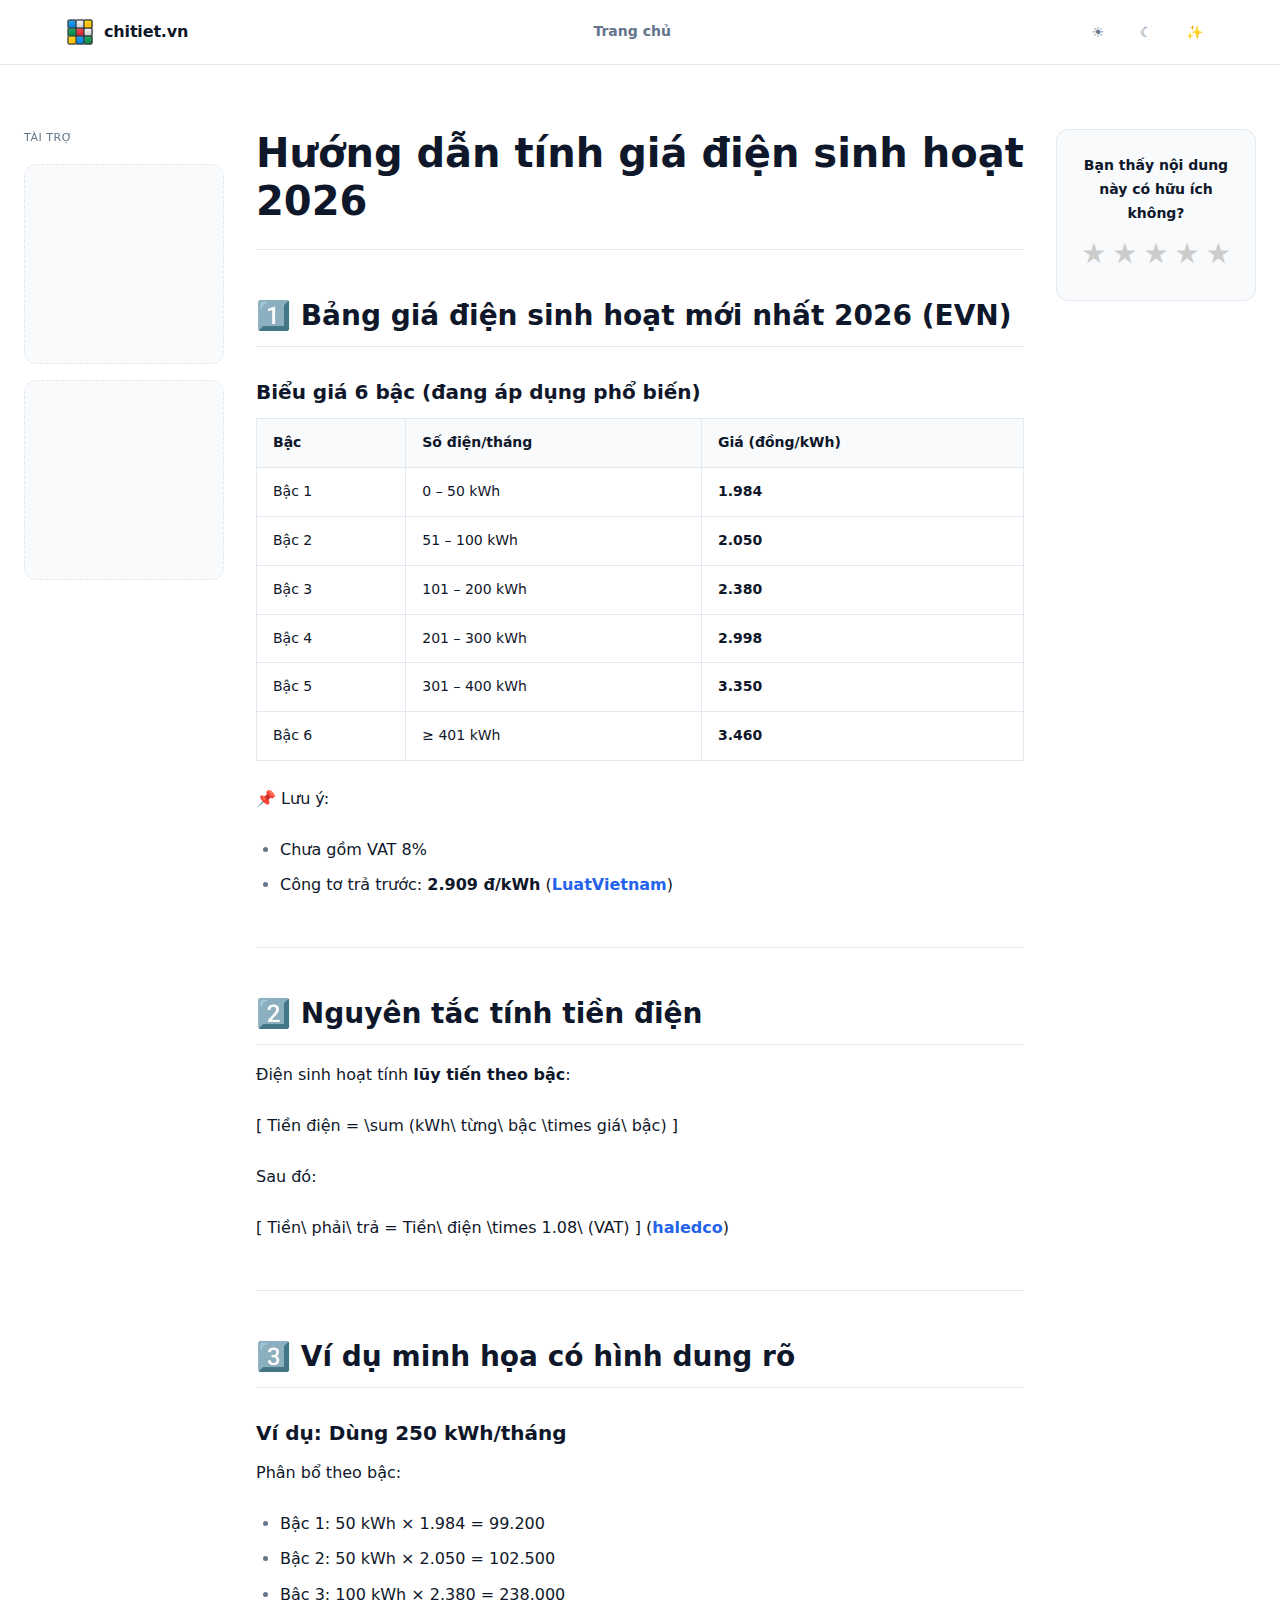
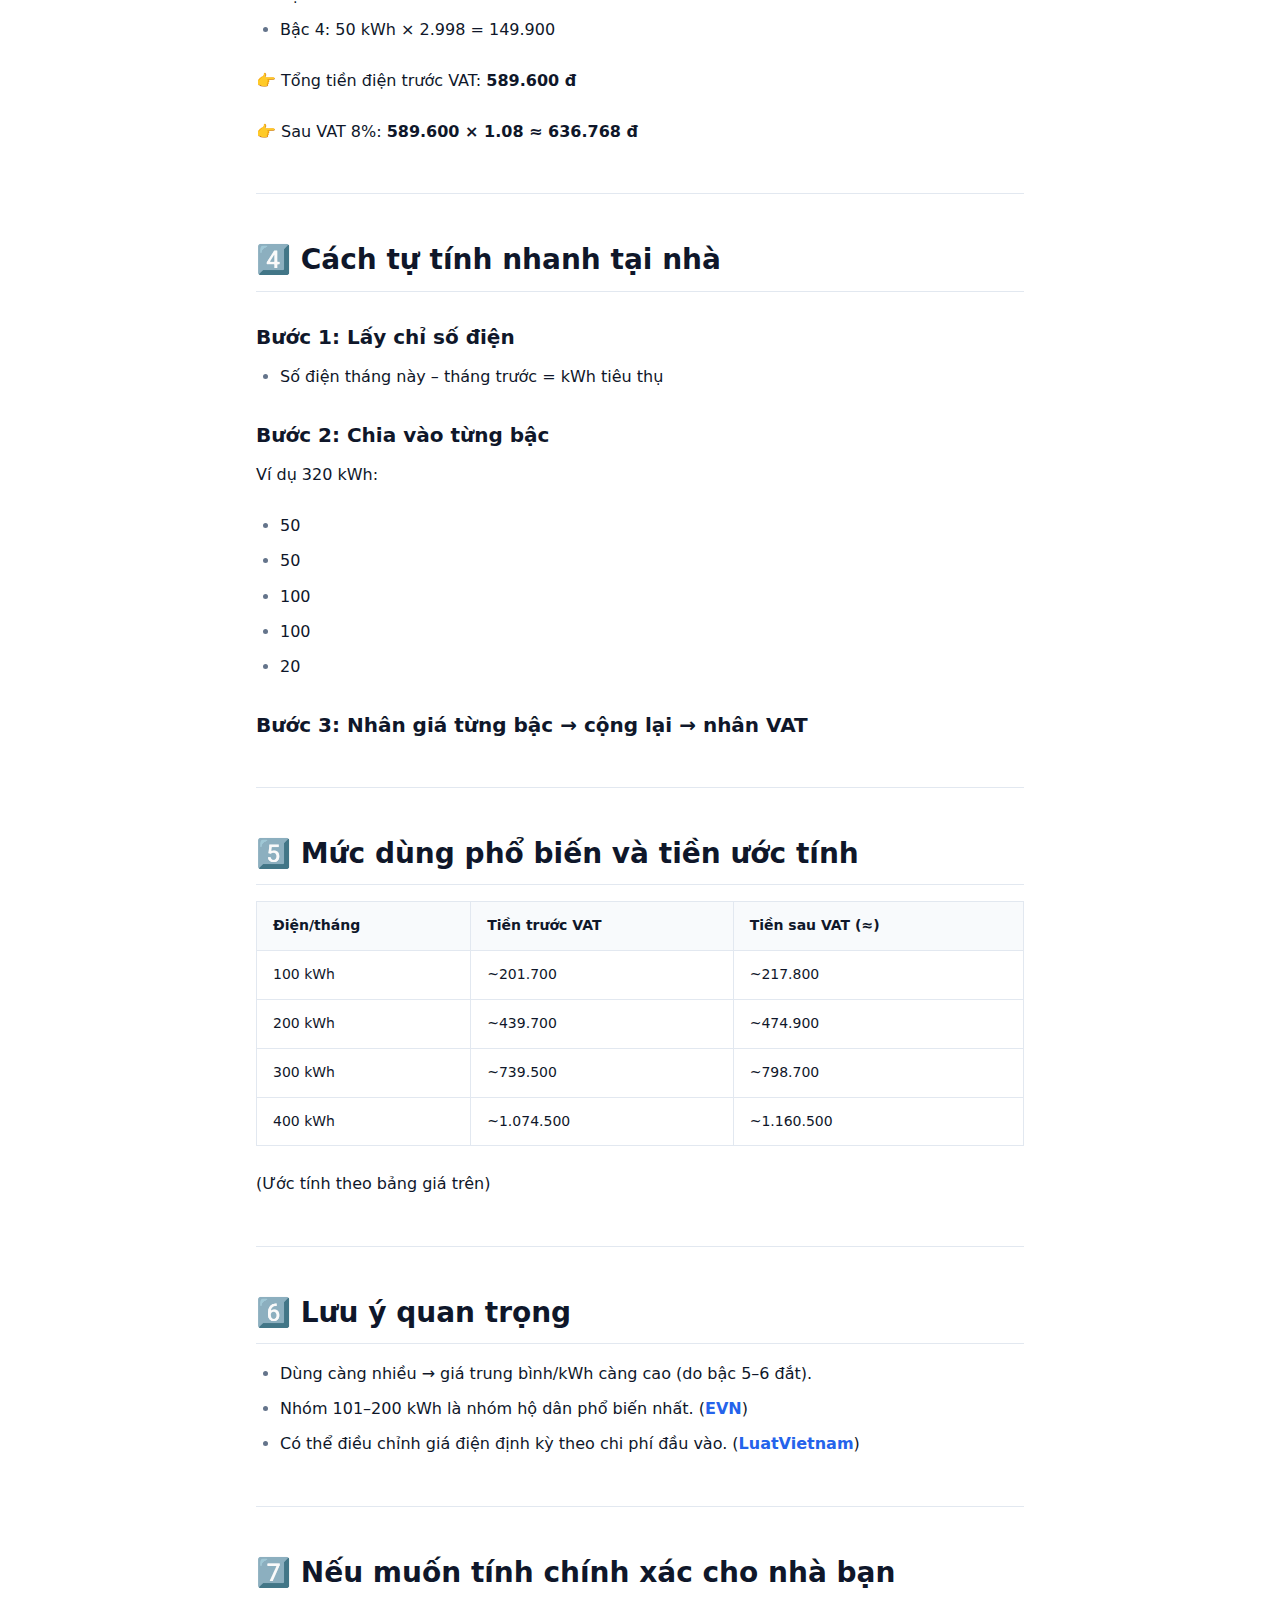
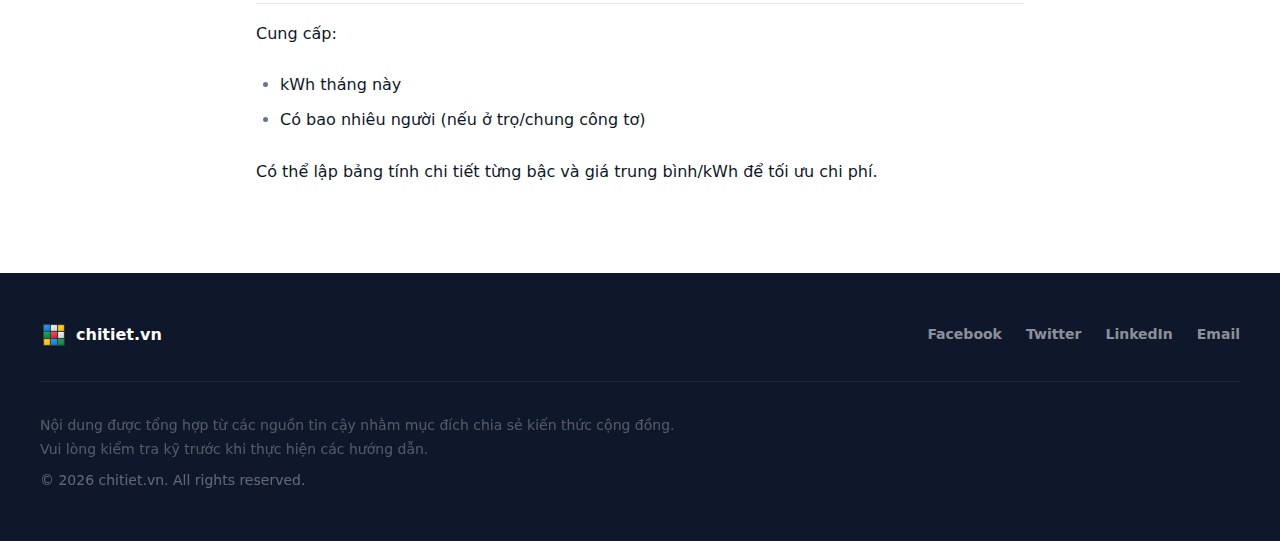
<file: vi/guide/huong-dan-tinh-gia-dien-sinh-hoat-2026/index.html>
<!DOCTYPE html><html lang="vi"> <head><meta charset="UTF-8"><meta name="viewport" content="width=device-width, initial-scale=1.0"><link rel="canonical" href="https://chitiet.vn/vi/guide/huong-dan-tinh-gia-dien-sinh-hoat-2026/"><link rel="alternate" hreflang="vi" href="https://chitiet.vn/vi/guide/huong-dan-tinh-gia-dien-sinh-hoat-2026/"><link rel="alternate" hreflang="en" href="https://chitiet.vn/en/guide/huong-dan-tinh-gia-dien-sinh-hoat-2026/"><link rel="alternate" hreflang="x-default" href="https://chitiet.vn/vi/guide/huong-dan-tinh-gia-dien-sinh-hoat-2026/"><link rel="icon" type="image/png" href="/logo.png"><link rel="icon" href="/favicon.ico"><title>Hướng dẫn tính giá điện sinh hoạt 2026 | chitiet.vn</title><link id="theme-style" rel="stylesheet" href="/styles/theme-default.css"><script async src="https://www.googletagmanager.com/gtag/js?id=G-ZQM1P2XDF8"></script> <script>(function(){const GA_ID = "G-ZQM1P2XDF8";

    window.dataLayer = window.dataLayer || [];
    window.gtag = function () {
        dataLayer.push(arguments);
    };
    window.gtag("js", new Date());
    window.gtag("config", GA_ID);
})();</script><style>.rating-wrapper[data-astro-cid-utcr2s3b]{display:inline-flex;flex-direction:column;gap:6px}.stars[data-astro-cid-utcr2s3b]{display:flex;gap:6px}.star[data-astro-cid-utcr2s3b]{background:none;border:none;font-size:28px;cursor:pointer;color:#ccc;transition:transform .1s ease,color .2s ease}.star[data-astro-cid-utcr2s3b]:hover{transform:scale(1.15)}.star[data-astro-cid-utcr2s3b].active,.star[data-astro-cid-utcr2s3b].hovered{color:#f5b301}.rating-text[data-astro-cid-utcr2s3b]{font-size:14px;color:#666}
.article-main{flex-grow:1;padding:64px 24px}.article-main__layout{display:grid;grid-template-columns:200px minmax(0,768px) 200px;gap:32px;max-width:1280px;margin:0 auto}.article-main__inner,.article-sidebar{min-width:0}.article-sidebar__sticky{position:sticky;top:96px}.ad-zone{display:flex;flex-direction:column;gap:16px}.ad-zone__label{font-size:11px;text-transform:uppercase;letter-spacing:.05em;color:var(--ct-text-muted)}.ad-zone__slot{min-height:200px;background-color:var(--ct-bg-soft);border:1px dashed var(--ct-border);border-radius:12px;display:flex;align-items:center;justify-content:center;font-size:12px;color:var(--ct-text-muted)}.rating-box{background-color:var(--ct-bg-soft);border:1px solid var(--ct-border);border-radius:12px;padding:24px 16px;text-align:center}.rating-box__label{font-size:14px;font-weight:600;color:var(--ct-text-main);margin-bottom:12px}@media(max-width:1100px){.article-main__layout{grid-template-columns:minmax(0,768px);justify-content:center}.article-sidebar--left{display:none}.article-sidebar--right{grid-row:2;justify-self:center}.article-sidebar__sticky{position:static}}.article-main__inner>h1{margin-bottom:32px;padding-bottom:24px;border-bottom:1px solid var(--ct-border)}.article-main__inner article h2{margin-top:48px;margin-bottom:16px;padding-bottom:12px;border-bottom:1px solid var(--ct-border)}.article-main__inner article h3{margin-top:32px;margin-bottom:12px}.article-main__inner article p{margin-bottom:24px;color:var(--ct-text-main)}.article-main__inner article a{color:var(--ct-accent);text-decoration:none;font-weight:600;transition:opacity .2s}.article-main__inner article a:hover{opacity:.8;text-decoration:underline}.article-main__inner article strong{font-weight:700;color:var(--ct-text-main)}.article-main__inner article ul,.article-main__inner article ol{margin-bottom:24px;padding-left:24px}.article-main__inner article ul{list-style:disc}.article-main__inner article ol{list-style:decimal}.article-main__inner article li{margin-bottom:8px;line-height:1.7}.article-main__inner article li::marker{color:var(--ct-text-muted)}.article-main__inner article table{width:100%;border-collapse:collapse;margin-bottom:24px;font-size:14px}.article-main__inner article th,.article-main__inner article td{padding:12px 16px;text-align:left;border:1px solid var(--ct-border)}.article-main__inner article th{background-color:var(--ct-bg-soft);font-weight:700;font-size:14px;color:var(--ct-text-main)}.article-main__inner article td{color:var(--ct-text-main)}.article-main__inner article tr:hover td{background-color:var(--ct-bg-soft)}.article-main__inner article blockquote{margin:0 0 24px;padding:16px 24px;border-left:3px solid var(--ct-accent);background-color:var(--ct-bg-soft);border-radius:0 12px 12px 0;color:var(--ct-text-muted)}.article-main__inner article blockquote p{margin-bottom:0}.article-main__inner article code{font-family:SF Mono,Fira Code,Fira Mono,monospace;font-size:14px;background-color:var(--ct-bg-soft);border:1px solid var(--ct-border);padding:4px 8px;border-radius:8px}.article-main__inner article pre{margin-bottom:24px;padding:24px;background-color:var(--ct-bg-soft);border:1px solid var(--ct-border);border-radius:12px;overflow-x:auto}.article-main__inner article pre code{background:none;border:none;padding:0;border-radius:0;font-size:14px;line-height:1.7}.article-main__inner article hr{border:none;border-top:1px solid var(--ct-border);margin:48px 0}.article-main__inner article img{max-width:100%;height:auto;border-radius:12px;margin-bottom:24px}@media(max-width:640px){.article-main__inner article table{display:block;overflow-x:auto}}
</style><script>!(function(w,p,f,c){if(!window.crossOriginIsolated && !navigator.serviceWorker) return;c=w[p]=Object.assign(w[p]||{},{"lib":"/~partytown/","debug":false});c[f]=(c[f]||[])})(window,'partytown','forward');/* Partytown 0.11.2 - MIT QwikDev */
const t={preserveBehavior:!1},e=e=>{if("string"==typeof e)return[e,t];const[n,r=t]=e;return[n,{...t,...r}]},n=Object.freeze((t=>{const e=new Set;let n=[];do{Object.getOwnPropertyNames(n).forEach((t=>{"function"==typeof n[t]&&e.add(t)}))}while((n=Object.getPrototypeOf(n))!==Object.prototype);return Array.from(e)})());!function(t,r,o,i,a,s,c,l,d,p,u=t,f){function h(){f||(f=1,"/"==(c=(s.lib||"/~partytown/")+(s.debug?"debug/":""))[0]&&(d=r.querySelectorAll('script[type="text/partytown"]'),i!=t?i.dispatchEvent(new CustomEvent("pt1",{detail:t})):(l=setTimeout(v,(null==s?void 0:s.fallbackTimeout)||1e4),r.addEventListener("pt0",w),a?y(1):o.serviceWorker?o.serviceWorker.register(c+(s.swPath||"partytown-sw.js"),{scope:c}).then((function(t){t.active?y():t.installing&&t.installing.addEventListener("statechange",(function(t){"activated"==t.target.state&&y()}))}),console.error):v())))}function y(e){p=r.createElement(e?"script":"iframe"),t._pttab=Date.now(),e||(p.style.display="block",p.style.width="0",p.style.height="0",p.style.border="0",p.style.visibility="hidden",p.setAttribute("aria-hidden",!0)),p.src=c+"partytown-"+(e?"atomics.js?v=0.11.2":"sandbox-sw.html?"+t._pttab),r.querySelector(s.sandboxParent||"body").appendChild(p)}function v(n,o){for(w(),i==t&&(s.forward||[]).map((function(n){const[r]=e(n);delete t[r.split(".")[0]]})),n=0;n<d.length;n++)(o=r.createElement("script")).innerHTML=d[n].innerHTML,o.nonce=s.nonce,r.head.appendChild(o);p&&p.parentNode.removeChild(p)}function w(){clearTimeout(l)}s=t.partytown||{},i==t&&(s.forward||[]).map((function(r){const[o,{preserveBehavior:i}]=e(r);u=t,o.split(".").map((function(e,r,o){var a;u=u[o[r]]=r+1<o.length?u[o[r]]||(a=o[r+1],n.includes(a)?[]:{}):(()=>{let e=null;if(i){const{methodOrProperty:n,thisObject:r}=((t,e)=>{let n=t;for(let t=0;t<e.length-1;t+=1)n=n[e[t]];return{thisObject:n,methodOrProperty:e.length>0?n[e[e.length-1]]:void 0}})(t,o);"function"==typeof n&&(e=(...t)=>n.apply(r,...t))}return function(){let n;return e&&(n=e(arguments)),(t._ptf=t._ptf||[]).push(o,arguments),n}})()}))})),"complete"==r.readyState?h():(t.addEventListener("DOMContentLoaded",h),t.addEventListener("load",h))}(window,document,navigator,top,window.crossOriginIsolated);;(e=>{e.addEventListener("astro:before-swap",e=>{let r=document.body.querySelector("iframe[src*='/~partytown/']");if(r)e.newDocument.body.append(r)})})(document);</script></head> <body> <div class="page-wrapper"> <header class="site-header"> <div class="site-header__inner"> <a href="/" class="site-header__brand" style="text-decoration:none"> <div class="brand-logo" aria-hidden="true"> <img src="/logo.png" alt="" width="32" height="32"> </div> <div class="brand-name">chitiet.vn</div> </a> <nav class="site-nav" aria-label="Breadcrumb"> <a href="/" class="site-nav__link">Trang chủ</a> </nav> <div class="theme-switcher" role="group" aria-label="Theme switcher"> <button class="theme-switcher__btn" data-theme="/styles/theme-default.css" title="Default theme" aria-label="Default theme">&#9728;</button> <button class="theme-switcher__btn" data-theme="/styles/theme-modern.css" title="Dark theme" aria-label="Dark theme">&#9790;</button> <button class="theme-switcher__btn" data-theme="/styles/theme-event.css" title="Modern theme" aria-label="Modern theme">&#10024;</button> </div> <script type="module">document.addEventListener("DOMContentLoaded",()=>{const e=document.getElementById("theme-style"),c=localStorage.getItem("chitiet-theme");c&&e&&e.setAttribute("href",c),document.querySelectorAll(".theme-switcher__btn").forEach(n=>{n.addEventListener("click",()=>{const t=n.dataset.theme;t&&e&&(e.setAttribute("href",t),localStorage.setItem("chitiet-theme",t))})})});</script> </div> </header> <main class="article-main"> <div class="article-main__layout"> <aside class="article-sidebar article-sidebar--left"> <div class="article-sidebar__sticky"> <div class="ad-zone"> <div class="ad-zone__label">Tài trợ</div> <div class="ad-zone__slot" id="ad-left-1"> <!-- Ad slot 1 --> </div> <div class="ad-zone__slot" id="ad-left-2"> <!-- Ad slot 2 --> </div> </div> </div> </aside> <div class="article-main__inner">  <h1>Hướng dẫn tính giá điện sinh hoạt 2026</h1> <article> <h2 id="1️⃣-bảng-giá-điện-sinh-hoạt-mới-nhất-2026-evn">1️⃣ Bảng giá điện sinh hoạt mới nhất 2026 (EVN)</h2>
<h3 id="biểu-giá-6-bậc-đang-áp-dụng-phổ-biến">Biểu giá 6 bậc (đang áp dụng phổ biến)</h3>








































<table><thead><tr><th>Bậc</th><th>Số điện/tháng</th><th>Giá (đồng/kWh)</th></tr></thead><tbody><tr><td>Bậc 1</td><td>0 – 50 kWh</td><td><strong>1.984</strong></td></tr><tr><td>Bậc 2</td><td>51 – 100 kWh</td><td><strong>2.050</strong></td></tr><tr><td>Bậc 3</td><td>101 – 200 kWh</td><td><strong>2.380</strong></td></tr><tr><td>Bậc 4</td><td>201 – 300 kWh</td><td><strong>2.998</strong></td></tr><tr><td>Bậc 5</td><td>301 – 400 kWh</td><td><strong>3.350</strong></td></tr><tr><td>Bậc 6</td><td>≥ 401 kWh</td><td><strong>3.460</strong></td></tr></tbody></table>
<p>📌 Lưu ý:</p>
<ul>
<li>Chưa gồm VAT 8%</li>
<li>Công tơ trả trước: <strong>2.909 đ/kWh</strong> (<a href="https://luatvietnam.vn/linh-vuc-khac/bang-gia-dien-sinh-hoat-883-96993-article.html?utm_source=chatgpt.com" title="[Cập nhật] Bảng giá điện sinh hoạt mới nhất 2026">LuatVietnam</a>)</li>
</ul>
<hr>
<h2 id="2️⃣-nguyên-tắc-tính-tiền-điện">2️⃣ Nguyên tắc tính tiền điện</h2>
<p>Điện sinh hoạt tính <strong>lũy tiến theo bậc</strong>:</p>
<p>[
Tiền điện = \sum (kWh\ từng\ bậc \times giá\ bậc)
]</p>
<p>Sau đó:</p>
<p>[
Tiền\ phải\ trả = Tiền\ điện \times 1.08\ (VAT)
]
(<a href="https://haledco.com/tu-van/cach-tinh-so-dien.html?utm_source=chatgpt.com" title="Cách tính tiền điện 2026 theo quy định Nhà nước">haledco</a>)</p>
<hr>
<h2 id="3️⃣-ví-dụ-minh-họa-có-hình-dung-rõ">3️⃣ Ví dụ minh họa có hình dung rõ</h2>
<h3 id="ví-dụ-dùng-250-kwhtháng">Ví dụ: Dùng <strong>250 kWh/tháng</strong></h3>
<p>Phân bổ theo bậc:</p>
<ul>
<li>Bậc 1: 50 kWh × 1.984 = 99.200</li>
<li>Bậc 2: 50 kWh × 2.050 = 102.500</li>
<li>Bậc 3: 100 kWh × 2.380 = 238.000</li>
<li>Bậc 4: 50 kWh × 2.998 = 149.900</li>
</ul>
<p>👉 Tổng tiền điện trước VAT:
<strong>589.600 đ</strong></p>
<p>👉 Sau VAT 8%:
<strong>589.600 × 1.08 ≈ 636.768 đ</strong></p>
<hr>
<h2 id="4️⃣-cách-tự-tính-nhanh-tại-nhà">4️⃣ Cách tự tính nhanh tại nhà</h2>
<h3 id="bước-1-lấy-chỉ-số-điện">Bước 1: Lấy chỉ số điện</h3>
<ul>
<li>Số điện tháng này – tháng trước = kWh tiêu thụ</li>
</ul>
<h3 id="bước-2-chia-vào-từng-bậc">Bước 2: Chia vào từng bậc</h3>
<p>Ví dụ 320 kWh:</p>
<ul>
<li>50</li>
<li>50</li>
<li>100</li>
<li>100</li>
<li>20</li>
</ul>
<h3 id="bước-3-nhân-giá-từng-bậc--cộng-lại--nhân-vat">Bước 3: Nhân giá từng bậc → cộng lại → nhân VAT</h3>
<hr>
<h2 id="5️⃣-mức-dùng-phổ-biến-và-tiền-ước-tính">5️⃣ Mức dùng phổ biến và tiền ước tính</h2>






























<table><thead><tr><th>Điện/tháng</th><th>Tiền trước VAT</th><th>Tiền sau VAT (≈)</th></tr></thead><tbody><tr><td>100 kWh</td><td>~201.700</td><td>~217.800</td></tr><tr><td>200 kWh</td><td>~439.700</td><td>~474.900</td></tr><tr><td>300 kWh</td><td>~739.500</td><td>~798.700</td></tr><tr><td>400 kWh</td><td>~1.074.500</td><td>~1.160.500</td></tr></tbody></table>
<p>(Ước tính theo bảng giá trên)</p>
<hr>
<h2 id="6️⃣-lưu-ý-quan-trọng">6️⃣ Lưu ý quan trọng</h2>
<ul>
<li>Dùng càng nhiều → giá trung bình/kWh càng cao (do bậc 5–6 đắt).</li>
<li>Nhóm 101–200 kWh là nhóm hộ dân phổ biến nhất. (<a href="https://evn.com.vn/d/vi-VN/news/Sau-dieu-chinh-gia-dien-tu-ngay-105-khach-hang-se-tra-them-bao-nhieu-tien-dien-moi-thang-60-12-502670?utm_source=chatgpt.com" title="Sau điều chỉnh giá điện từ ngày 10/5, khách hàng sẽ trả ...">EVN</a>)</li>
<li>Có thể điều chỉnh giá điện định kỳ theo chi phí đầu vào. (<a href="https://luatvietnam.vn/linh-vuc-khac/bang-gia-dien-sinh-hoat-883-96993-article.html?utm_source=chatgpt.com" title="[Cập nhật] Bảng giá điện sinh hoạt mới nhất 2026">LuatVietnam</a>)</li>
</ul>
<hr>
<h2 id="7️⃣-nếu-muốn-tính-chính-xác-cho-nhà-bạn">7️⃣ Nếu muốn tính chính xác cho nhà bạn</h2>
<p>Cung cấp:</p>
<ul>
<li>kWh tháng này</li>
<li>Có bao nhiêu người (nếu ở trọ/chung công tơ)</li>
</ul>
<p>Có thể lập bảng tính chi tiết từng bậc và giá trung bình/kWh để tối ưu chi phí.</p> </article>  </div> <aside class="article-sidebar article-sidebar--right"> <div class="article-sidebar__sticky"> <div class="rating-box"> <p class="rating-box__label">
Bạn thấy nội dung này có hữu ích không?
</p> <div id="rating-wrapper" class="rating-wrapper" data-slug="huong-dan-tinh-gia-dien-sinh-hoat-2026" data-title="Hướng dẫn tính giá điện sinh hoạt 2026" data-type="guide" data-allow-update="true" data-astro-cid-utcr2s3b> <div class="stars" role="radiogroup" aria-label="Rating" data-astro-cid-utcr2s3b> <button class="star" data-value="1" role="radio" aria-checked="false" aria-label="Rate 1 stars" data-astro-cid-utcr2s3b>
★
</button><button class="star" data-value="2" role="radio" aria-checked="false" aria-label="Rate 2 stars" data-astro-cid-utcr2s3b>
★
</button><button class="star" data-value="3" role="radio" aria-checked="false" aria-label="Rate 3 stars" data-astro-cid-utcr2s3b>
★
</button><button class="star" data-value="4" role="radio" aria-checked="false" aria-label="Rate 4 stars" data-astro-cid-utcr2s3b>
★
</button><button class="star" data-value="5" role="radio" aria-checked="false" aria-label="Rate 5 stars" data-astro-cid-utcr2s3b>
★
</button> </div> <div class="rating-text" data-astro-cid-utcr2s3b></div> </div>  <script type="module">
    function createRating(wrapper) {
        const stars = wrapper.querySelectorAll(".star");
        const text = wrapper.querySelector(".rating-text");

        if (!stars.length || !text) return;

        const { slug, title, type } = wrapper.dataset;

        let selectedValue = null;
        let sent = false;

        function highlight(ratingValue) {
            stars.forEach((star) => {
                const value = Number(star.dataset.value);
                star.classList.toggle(
                    "active",
                    selectedValue !== null && value <= selectedValue,
                );
                star.classList.toggle(
                    "hovered",
                    selectedValue === null && value <= ratingValue,
                );
            });
        }

        function sendToGA(value) {
            if (typeof window.gtag !== "function") return;

            if (!slug) {
                return console.warn(
                    "Content slug is missing. Rating event will not be sent to GA.",
                );
            }

            window.gtag("event", "rate_content", {
                rating_value: value,
                content_locale: "vi",
                content_slug: slug,
                content_title: title,
                content_type: type,
                method: "stars",
            });
        }

        stars.forEach((star) => {
            const value = Number(star.dataset.value);

            star.addEventListener("mouseenter", () => {
                if (selectedValue === null) highlight(value);
            });

            star.addEventListener("mouseleave", () => {
                highlight(0);
            });

            star.addEventListener("click", () => {
                if (sent) return;

                selectedValue = value;
                highlight(value);
                text.textContent = `Bạn đã đánh giá ${value}/5`;

                sendToGA(value);
                sent = true;
            });
        });
    }

    function initRating() {
        let wrapper = document.getElementById("rating-wrapper");

        if (!wrapper) throw new Error("Rating wrapper not found");

        createRating(wrapper);
    }

    if (document.readyState === "loading") {
        document.addEventListener("DOMContentLoaded", initRating);
    } else {
        initRating();
    }
</script> </div> </div> </aside> </div> </main> <footer class="site-footer"> <div class="site-footer__inner"> <div class="site-footer__top"> <div class="site-footer__brand"> <div class="brand-logo brand-logo--sm" aria-hidden="true"> <img src="/logo.png" alt="" width="28" height="28"> </div> <span class="site-footer__brand-name">chitiet.vn</span> </div> <nav class="site-footer__social" aria-label="Social links"> <a href="#" class="site-footer__social-link">Facebook</a> <a href="#" class="site-footer__social-link">Twitter</a> <a href="#" class="site-footer__social-link">LinkedIn</a> <a href="#" class="site-footer__social-link">Email</a> </nav> </div> <div class="site-footer__copy"> <p class="site-footer__disclaimer">
Nội dung được tổng hợp từ các nguồn tin cậy nhằm mục
                            đích chia sẻ kiến thức cộng đồng. Vui lòng kiểm tra
                            kỹ trước khi thực hiện các hướng dẫn.
</p> <p class="site-footer__copyright">
© 2026 chitiet.vn. All rights reserved.
</p> </div> </div> </footer> </div> </body></html>
</file>
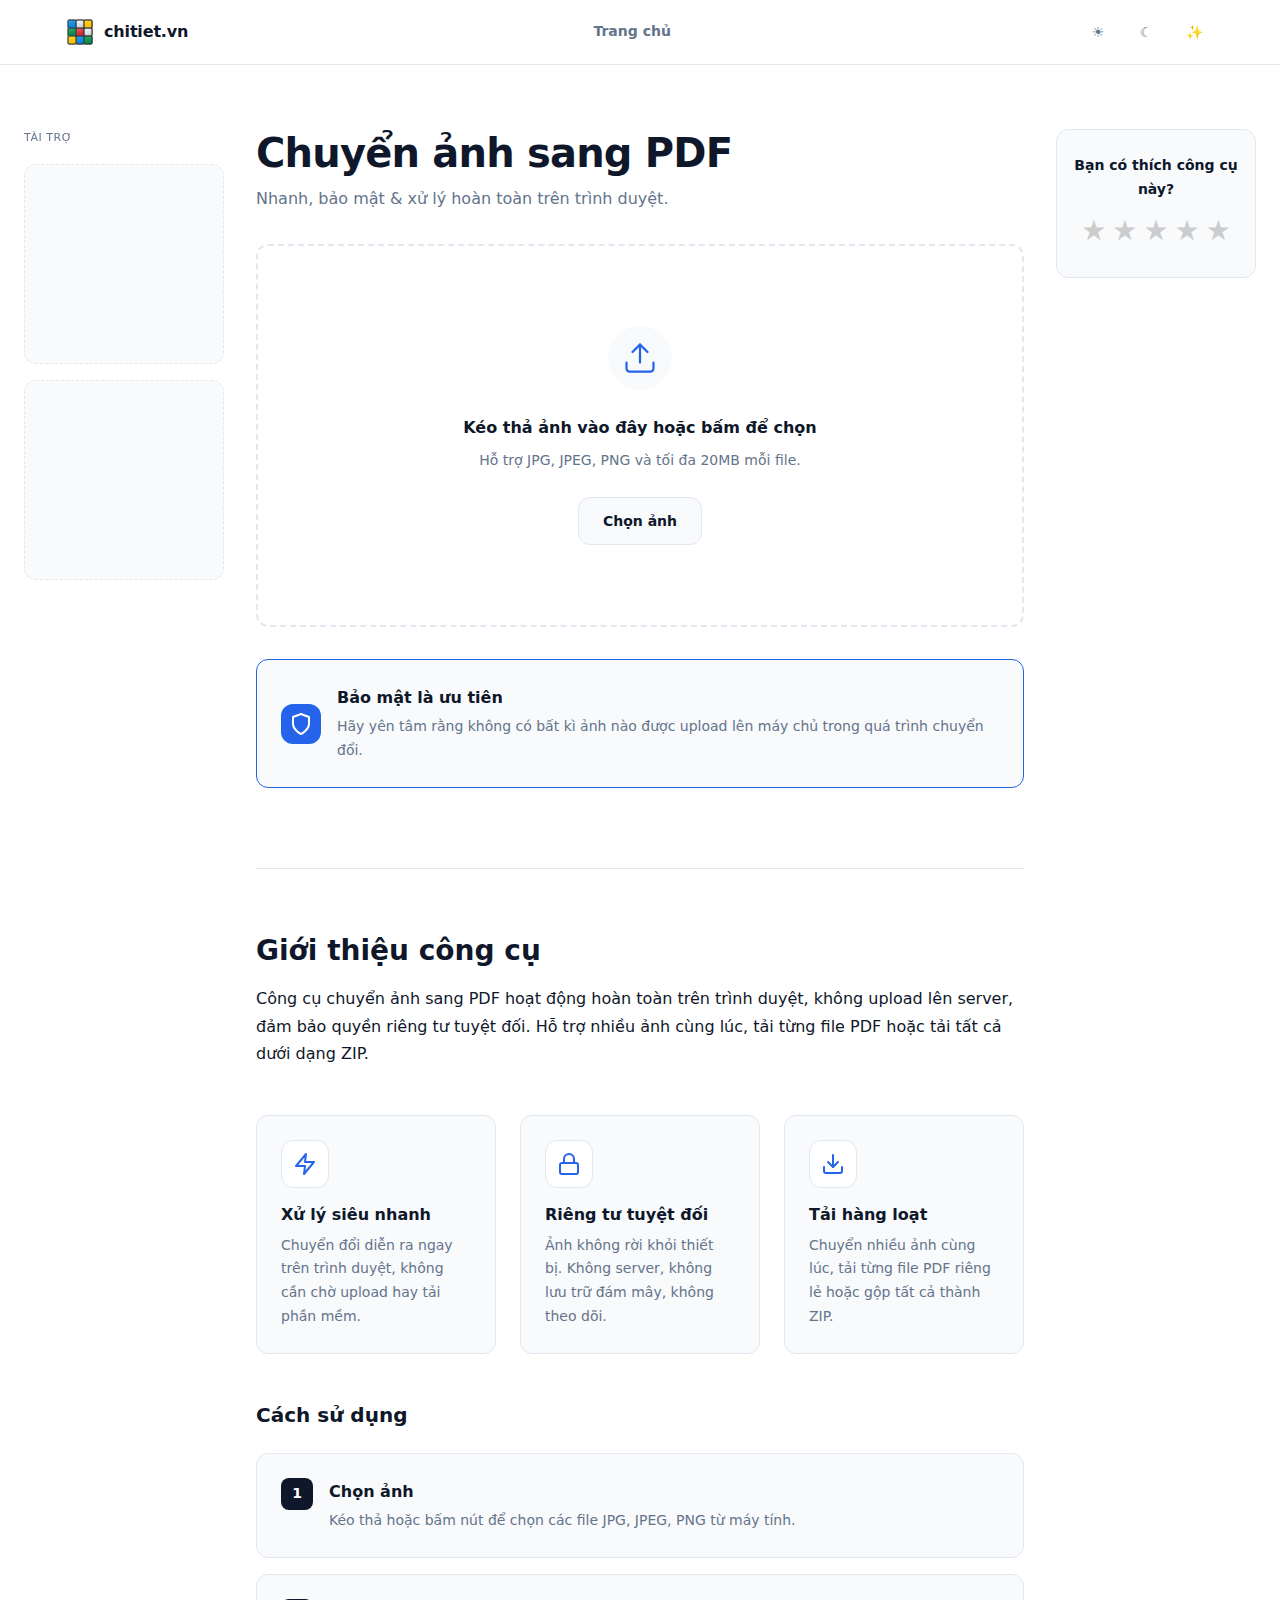
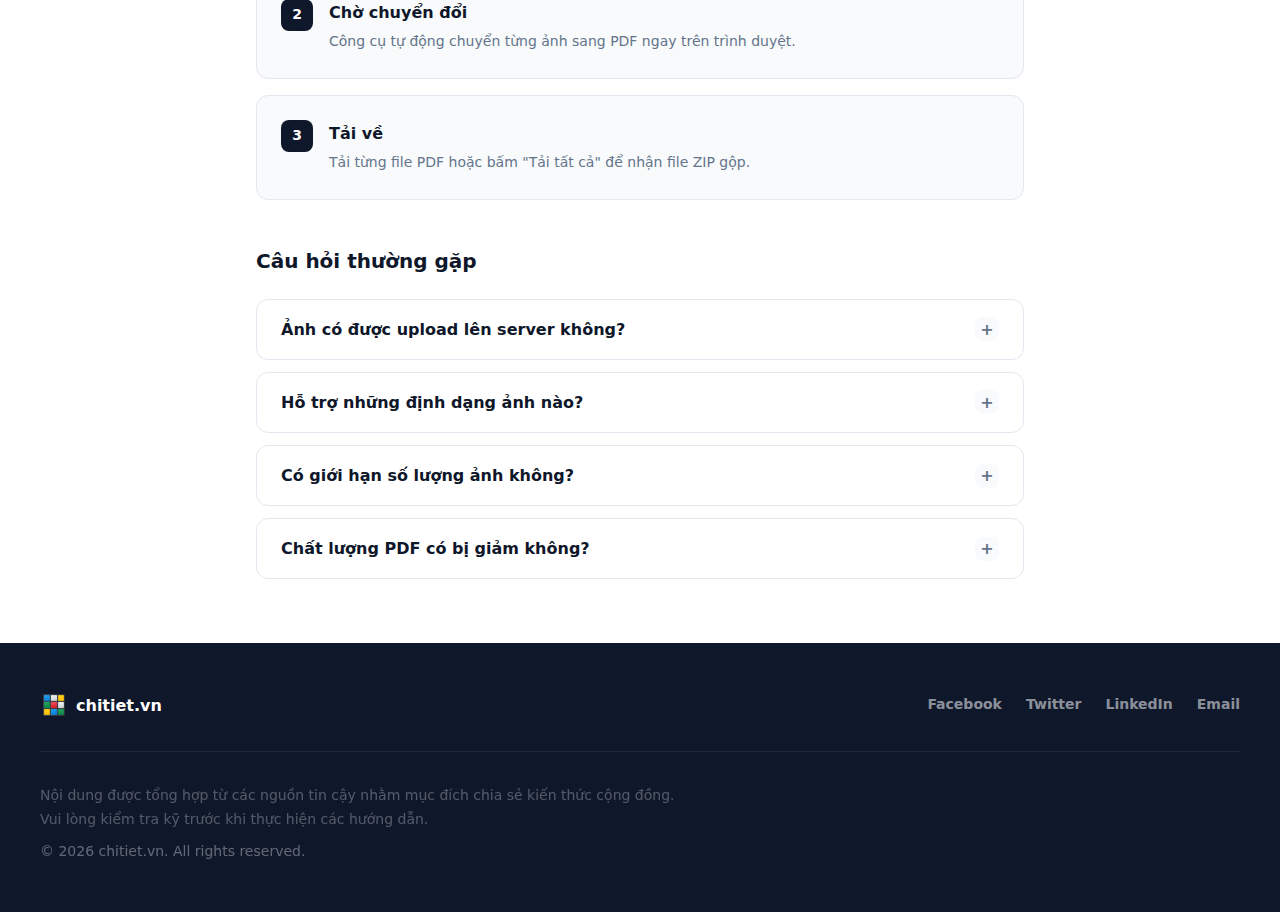
<file: vi/tools/image-to-pdf/index.html>
<!DOCTYPE html><html lang="vi"> <head><meta charset="UTF-8"><meta name="viewport" content="width=device-width, initial-scale=1.0"><link rel="canonical" href="https://chitiet.vn/vi/tools/image-to-pdf/"><link rel="alternate" hreflang="vi" href="https://chitiet.vn/vi/tools/image-to-pdf/"><link rel="alternate" hreflang="en" href="https://chitiet.vn/en/tools/image-to-pdf/"><link rel="alternate" hreflang="x-default" href="https://chitiet.vn/vi/tools/image-to-pdf/"><link rel="icon" type="image/png" href="/logo.png"><link rel="icon" href="/favicon.ico"><title>Chuyển ảnh sang PDF | chitiet.vn</title><link id="theme-style" rel="stylesheet" href="/styles/theme-default.css"><script async src="https://www.googletagmanager.com/gtag/js?id=G-ZQM1P2XDF8"></script> <script>(function(){const GA_ID = "G-ZQM1P2XDF8";

    window.dataLayer = window.dataLayer || [];
    window.gtag = function () {
        dataLayer.push(arguments);
    };
    window.gtag("js", new Date());
    window.gtag("config", GA_ID);
})();</script><link rel="stylesheet" href="/_astro/image-to-pdf.COCvhr9T.css">
<style>.rating-wrapper[data-astro-cid-utcr2s3b]{display:inline-flex;flex-direction:column;gap:6px}.stars[data-astro-cid-utcr2s3b]{display:flex;gap:6px}.star[data-astro-cid-utcr2s3b]{background:none;border:none;font-size:28px;cursor:pointer;color:#ccc;transition:transform .1s ease,color .2s ease}.star[data-astro-cid-utcr2s3b]:hover{transform:scale(1.15)}.star[data-astro-cid-utcr2s3b].active,.star[data-astro-cid-utcr2s3b].hovered{color:#f5b301}.rating-text[data-astro-cid-utcr2s3b]{font-size:14px;color:#666}
</style><script>!(function(w,p,f,c){if(!window.crossOriginIsolated && !navigator.serviceWorker) return;c=w[p]=Object.assign(w[p]||{},{"lib":"/~partytown/","debug":false});c[f]=(c[f]||[])})(window,'partytown','forward');/* Partytown 0.11.2 - MIT QwikDev */
const t={preserveBehavior:!1},e=e=>{if("string"==typeof e)return[e,t];const[n,r=t]=e;return[n,{...t,...r}]},n=Object.freeze((t=>{const e=new Set;let n=[];do{Object.getOwnPropertyNames(n).forEach((t=>{"function"==typeof n[t]&&e.add(t)}))}while((n=Object.getPrototypeOf(n))!==Object.prototype);return Array.from(e)})());!function(t,r,o,i,a,s,c,l,d,p,u=t,f){function h(){f||(f=1,"/"==(c=(s.lib||"/~partytown/")+(s.debug?"debug/":""))[0]&&(d=r.querySelectorAll('script[type="text/partytown"]'),i!=t?i.dispatchEvent(new CustomEvent("pt1",{detail:t})):(l=setTimeout(v,(null==s?void 0:s.fallbackTimeout)||1e4),r.addEventListener("pt0",w),a?y(1):o.serviceWorker?o.serviceWorker.register(c+(s.swPath||"partytown-sw.js"),{scope:c}).then((function(t){t.active?y():t.installing&&t.installing.addEventListener("statechange",(function(t){"activated"==t.target.state&&y()}))}),console.error):v())))}function y(e){p=r.createElement(e?"script":"iframe"),t._pttab=Date.now(),e||(p.style.display="block",p.style.width="0",p.style.height="0",p.style.border="0",p.style.visibility="hidden",p.setAttribute("aria-hidden",!0)),p.src=c+"partytown-"+(e?"atomics.js?v=0.11.2":"sandbox-sw.html?"+t._pttab),r.querySelector(s.sandboxParent||"body").appendChild(p)}function v(n,o){for(w(),i==t&&(s.forward||[]).map((function(n){const[r]=e(n);delete t[r.split(".")[0]]})),n=0;n<d.length;n++)(o=r.createElement("script")).innerHTML=d[n].innerHTML,o.nonce=s.nonce,r.head.appendChild(o);p&&p.parentNode.removeChild(p)}function w(){clearTimeout(l)}s=t.partytown||{},i==t&&(s.forward||[]).map((function(r){const[o,{preserveBehavior:i}]=e(r);u=t,o.split(".").map((function(e,r,o){var a;u=u[o[r]]=r+1<o.length?u[o[r]]||(a=o[r+1],n.includes(a)?[]:{}):(()=>{let e=null;if(i){const{methodOrProperty:n,thisObject:r}=((t,e)=>{let n=t;for(let t=0;t<e.length-1;t+=1)n=n[e[t]];return{thisObject:n,methodOrProperty:e.length>0?n[e[e.length-1]]:void 0}})(t,o);"function"==typeof n&&(e=(...t)=>n.apply(r,...t))}return function(){let n;return e&&(n=e(arguments)),(t._ptf=t._ptf||[]).push(o,arguments),n}})()}))})),"complete"==r.readyState?h():(t.addEventListener("DOMContentLoaded",h),t.addEventListener("load",h))}(window,document,navigator,top,window.crossOriginIsolated);;(e=>{e.addEventListener("astro:before-swap",e=>{let r=document.body.querySelector("iframe[src*='/~partytown/']");if(r)e.newDocument.body.append(r)})})(document);</script></head> <body> <div class="page-wrapper"> <header class="site-header"> <div class="site-header__inner"> <a href="/" class="site-header__brand" style="text-decoration:none"> <div class="brand-logo" aria-hidden="true"> <img src="/logo.png" alt="" width="32" height="32"> </div> <div class="brand-name">chitiet.vn</div> </a> <nav class="site-nav" aria-label="Breadcrumb"> <a href="/" class="site-nav__link">Trang chủ</a> </nav> <div class="theme-switcher" role="group" aria-label="Theme switcher"> <button class="theme-switcher__btn" data-theme="/styles/theme-default.css" title="Default theme" aria-label="Default theme">&#9728;</button> <button class="theme-switcher__btn" data-theme="/styles/theme-modern.css" title="Dark theme" aria-label="Dark theme">&#9790;</button> <button class="theme-switcher__btn" data-theme="/styles/theme-event.css" title="Modern theme" aria-label="Modern theme">&#10024;</button> </div> <script type="module">document.addEventListener("DOMContentLoaded",()=>{const e=document.getElementById("theme-style"),c=localStorage.getItem("chitiet-theme");c&&e&&e.setAttribute("href",c),document.querySelectorAll(".theme-switcher__btn").forEach(n=>{n.addEventListener("click",()=>{const t=n.dataset.theme;t&&e&&(e.setAttribute("href",t),localStorage.setItem("chitiet-theme",t))})})});</script> </div> </header> <main class="tool-main"> <div class="tool-main__layout"> <aside class="tool-sidebar tool-sidebar--left"> <div class="tool-sidebar__sticky"> <div class="ad-zone"> <div class="ad-zone__label">Tài trợ</div> <div class="ad-zone__slot" id="ad-left-1"> <!-- Ad slot 1 --> </div> <div class="ad-zone__slot" id="ad-left-2"> <!-- Ad slot 2 --> </div> </div> </div> </aside> <div class="tool-main__inner">   <div class="itp-hero" data-astro-cid-aau2z6nv> <h1 class="itp-hero__title" data-astro-cid-aau2z6nv>Chuyển ảnh sang PDF</h1> <p class="itp-hero__subtitle" data-astro-cid-aau2z6nv>
Nhanh, bảo mật & xử lý hoàn toàn trên trình duyệt.
</p> </div>  <div class="itp-upload" id="itp-dropzone" data-astro-cid-aau2z6nv> <input type="file" id="itp-file-input" accept="image/jpeg,image/png,image/jpg" multiple hidden data-astro-cid-aau2z6nv> <div class="itp-upload__icon" aria-hidden="true" data-astro-cid-aau2z6nv> <svg width="36" height="36" viewBox="0 0 24 24" fill="none" stroke="currentColor" stroke-width="1.5" stroke-linecap="round" stroke-linejoin="round" data-astro-cid-aau2z6nv> <path d="M21 15v4a2 2 0 0 1-2 2H5a2 2 0 0 1-2-2v-4" data-astro-cid-aau2z6nv></path> <polyline points="17 8 12 3 7 8" data-astro-cid-aau2z6nv></polyline> <line x1="12" y1="3" x2="12" y2="15" data-astro-cid-aau2z6nv></line> </svg> </div> <div class="itp-upload__content" data-astro-cid-aau2z6nv> <p class="itp-upload__text" data-astro-cid-aau2z6nv>Kéo thả ảnh vào đây hoặc bấm để chọn</p> <p class="itp-upload__hint" data-astro-cid-aau2z6nv>
Hỗ trợ JPG, JPEG, PNG và tối đa 20MB mỗi file.
</p> </div> <button class="itp-upload__btn" id="itp-select-btn" type="button" data-astro-cid-aau2z6nv>
Chọn ảnh
</button> </div>  <div class="itp-privacy" data-astro-cid-aau2z6nv> <div class="itp-privacy__icon" aria-hidden="true" data-astro-cid-aau2z6nv> <svg width="24" height="24" viewBox="0 0 24 24" fill="none" stroke="currentColor" stroke-width="2" stroke-linecap="round" stroke-linejoin="round" data-astro-cid-aau2z6nv> <path d="M12 22s8-4 8-10V5l-8-3-8 3v7c0 6 8 10 8 10z" data-astro-cid-aau2z6nv></path> </svg> </div> <div class="itp-privacy__content" data-astro-cid-aau2z6nv> <p class="itp-privacy__title" data-astro-cid-aau2z6nv>Bảo mật là ưu tiên</p> <p class="itp-privacy__desc" data-astro-cid-aau2z6nv>
Hãy yên tâm rằng không có bất kì ảnh nào được upload lên máy chủ
                trong quá trình chuyển đổi.
</p> </div> </div>  <section class="itp-files" id="itp-files-section" style="display:none;" data-astro-cid-aau2z6nv> <div class="itp-files__header" data-astro-cid-aau2z6nv> <h2 class="itp-files__title" data-astro-cid-aau2z6nv>Danh sách ảnh</h2> <span class="itp-files__count" id="itp-file-count" data-astro-cid-aau2z6nv>0 ảnh</span> </div> <div class="itp-files__list" id="itp-file-list" data-astro-cid-aau2z6nv> <!-- File rows injected by JS --> </div> <div class="itp-files__actions" data-astro-cid-aau2z6nv> <button class="itp-btn itp-btn--download-all" id="itp-download-all" type="button" disabled data-astro-cid-aau2z6nv> <svg width="20" height="20" viewBox="0 0 24 24" fill="none" stroke="currentColor" stroke-width="2" stroke-linecap="round" stroke-linejoin="round" aria-hidden="true" data-astro-cid-aau2z6nv> <path d="M21 15v4a2 2 0 0 1-2 2H5a2 2 0 0 1-2-2v-4" data-astro-cid-aau2z6nv></path> <polyline points="7 10 12 15 17 10" data-astro-cid-aau2z6nv></polyline> <line x1="12" y1="15" x2="12" y2="3" data-astro-cid-aau2z6nv></line> </svg>
Tải tất cả (.ZIP)
</button> </div> </section>  <section class="itp-info" data-astro-cid-aau2z6nv> <h2 class="itp-info__title" data-astro-cid-aau2z6nv>Giới thiệu công cụ</h2> <p class="itp-info__text" data-astro-cid-aau2z6nv>
Công cụ chuyển ảnh sang PDF hoạt động hoàn toàn trên trình duyệt,
            không upload lên server, đảm bảo quyền riêng tư tuyệt đối. Hỗ trợ
            nhiều ảnh cùng lúc, tải từng file PDF hoặc tải tất cả dưới dạng ZIP.
</p> <!-- Feature cards --> <div class="itp-features" data-astro-cid-aau2z6nv> <div class="itp-feature" data-astro-cid-aau2z6nv> <div class="itp-feature__icon" aria-hidden="true" data-astro-cid-aau2z6nv> <svg width="24" height="24" viewBox="0 0 24 24" fill="none" stroke="currentColor" stroke-width="2" stroke-linecap="round" stroke-linejoin="round" data-astro-cid-aau2z6nv> <polygon points="13 2 3 14 12 14 11 22 21 10 12 10 13 2" data-astro-cid-aau2z6nv></polygon> </svg> </div> <h3 class="itp-feature__title" data-astro-cid-aau2z6nv>Xử lý siêu nhanh</h3> <p class="itp-feature__desc" data-astro-cid-aau2z6nv>
Chuyển đổi diễn ra ngay trên trình duyệt, không cần chờ
                    upload hay tải phần mềm.
</p> </div> <div class="itp-feature" data-astro-cid-aau2z6nv> <div class="itp-feature__icon" aria-hidden="true" data-astro-cid-aau2z6nv> <svg width="24" height="24" viewBox="0 0 24 24" fill="none" stroke="currentColor" stroke-width="2" stroke-linecap="round" stroke-linejoin="round" data-astro-cid-aau2z6nv> <rect x="3" y="11" width="18" height="11" rx="2" ry="2" data-astro-cid-aau2z6nv></rect> <path d="M7 11V7a5 5 0 0 1 10 0v4" data-astro-cid-aau2z6nv></path> </svg> </div> <h3 class="itp-feature__title" data-astro-cid-aau2z6nv>Riêng tư tuyệt đối</h3> <p class="itp-feature__desc" data-astro-cid-aau2z6nv>
Ảnh không rời khỏi thiết bị. Không server, không lưu trữ đám
                    mây, không theo dõi.
</p> </div> <div class="itp-feature" data-astro-cid-aau2z6nv> <div class="itp-feature__icon" aria-hidden="true" data-astro-cid-aau2z6nv> <svg width="24" height="24" viewBox="0 0 24 24" fill="none" stroke="currentColor" stroke-width="2" stroke-linecap="round" stroke-linejoin="round" data-astro-cid-aau2z6nv> <path d="M21 15v4a2 2 0 0 1-2 2H5a2 2 0 0 1-2-2v-4" data-astro-cid-aau2z6nv></path> <polyline points="7 10 12 15 17 10" data-astro-cid-aau2z6nv></polyline> <line x1="12" y1="15" x2="12" y2="3" data-astro-cid-aau2z6nv></line> </svg> </div> <h3 class="itp-feature__title" data-astro-cid-aau2z6nv>Tải hàng loạt</h3> <p class="itp-feature__desc" data-astro-cid-aau2z6nv>
Chuyển nhiều ảnh cùng lúc, tải từng file PDF riêng lẻ hoặc
                    gộp tất cả thành ZIP.
</p> </div> </div> <!-- How to use --> <div class="itp-howto" data-astro-cid-aau2z6nv> <h3 class="itp-howto__title" data-astro-cid-aau2z6nv>Cách sử dụng</h3> <div class="itp-steps" data-astro-cid-aau2z6nv> <div class="itp-step" data-astro-cid-aau2z6nv> <div class="itp-step__number" aria-hidden="true" data-astro-cid-aau2z6nv>1</div> <div class="itp-step__content" data-astro-cid-aau2z6nv> <p class="itp-step__label" data-astro-cid-aau2z6nv>Chọn ảnh</p> <p class="itp-step__desc" data-astro-cid-aau2z6nv>
Kéo thả hoặc bấm nút để chọn các file JPG, JPEG, PNG
                            từ máy tính.
</p> </div> </div> <div class="itp-step" data-astro-cid-aau2z6nv> <div class="itp-step__number" aria-hidden="true" data-astro-cid-aau2z6nv>2</div> <div class="itp-step__content" data-astro-cid-aau2z6nv> <p class="itp-step__label" data-astro-cid-aau2z6nv>Chờ chuyển đổi</p> <p class="itp-step__desc" data-astro-cid-aau2z6nv>
Công cụ tự động chuyển từng ảnh sang PDF ngay trên
                            trình duyệt.
</p> </div> </div> <div class="itp-step" data-astro-cid-aau2z6nv> <div class="itp-step__number" aria-hidden="true" data-astro-cid-aau2z6nv>3</div> <div class="itp-step__content" data-astro-cid-aau2z6nv> <p class="itp-step__label" data-astro-cid-aau2z6nv>Tải về</p> <p class="itp-step__desc" data-astro-cid-aau2z6nv>
Tải từng file PDF hoặc bấm "Tải tất cả" để nhận file
                            ZIP gộp.
</p> </div> </div> </div> </div> <!-- FAQ --> <div class="itp-faq" data-astro-cid-aau2z6nv> <h3 class="itp-faq__title" data-astro-cid-aau2z6nv>Câu hỏi thường gặp</h3> <div class="itp-faq__list" data-astro-cid-aau2z6nv> <details class="itp-faq__item" data-astro-cid-aau2z6nv> <summary class="itp-faq__question" data-astro-cid-aau2z6nv>Ảnh có được upload lên server không?</summary> <p class="itp-faq__answer" data-astro-cid-aau2z6nv>
Không. Toàn bộ quá trình chuyển đổi diễn ra trên trình
                        duyệt của bạn. Ảnh không bao giờ rời khỏi thiết bị.
</p> </details> <details class="itp-faq__item" data-astro-cid-aau2z6nv> <summary class="itp-faq__question" data-astro-cid-aau2z6nv>Hỗ trợ những định dạng ảnh nào?</summary> <p class="itp-faq__answer" data-astro-cid-aau2z6nv>
Công cụ hỗ trợ JPG, JPEG và PNG. Dung lượng tối đa 20MB
                        mỗi file.
</p> </details> <details class="itp-faq__item" data-astro-cid-aau2z6nv> <summary class="itp-faq__question" data-astro-cid-aau2z6nv>Có giới hạn số lượng ảnh không?</summary> <p class="itp-faq__answer" data-astro-cid-aau2z6nv>
Không giới hạn. Bạn có thể chuyển đổi bao nhiêu ảnh tùy
                        ý, tất cả đều được xử lý cục bộ trên thiết bị của bạn.
</p> </details> <details class="itp-faq__item" data-astro-cid-aau2z6nv> <summary class="itp-faq__question" data-astro-cid-aau2z6nv>Chất lượng PDF có bị giảm không?</summary> <p class="itp-faq__answer" data-astro-cid-aau2z6nv>
Không. Ảnh được nhúng nguyên bản vào file PDF mà không
                        nén hay giảm chất lượng.
</p> </details> </div> </div> </section>  </div> <aside class="tool-sidebar tool-sidebar--right"> <div class="tool-sidebar__sticky"> <div class="rating-box"> <p class="rating-box__label">
Bạn có thích công cụ này?
</p> <div id="rating-wrapper" class="rating-wrapper" data-slug="image-to-pdf" data-title="Chuyển ảnh sang PDF" data-type="tool" data-allow-update="true" data-astro-cid-utcr2s3b> <div class="stars" role="radiogroup" aria-label="Rating" data-astro-cid-utcr2s3b> <button class="star" data-value="1" role="radio" aria-checked="false" aria-label="Rate 1 stars" data-astro-cid-utcr2s3b>
★
</button><button class="star" data-value="2" role="radio" aria-checked="false" aria-label="Rate 2 stars" data-astro-cid-utcr2s3b>
★
</button><button class="star" data-value="3" role="radio" aria-checked="false" aria-label="Rate 3 stars" data-astro-cid-utcr2s3b>
★
</button><button class="star" data-value="4" role="radio" aria-checked="false" aria-label="Rate 4 stars" data-astro-cid-utcr2s3b>
★
</button><button class="star" data-value="5" role="radio" aria-checked="false" aria-label="Rate 5 stars" data-astro-cid-utcr2s3b>
★
</button> </div> <div class="rating-text" data-astro-cid-utcr2s3b></div> </div>  <script type="module">
    function createRating(wrapper) {
        const stars = wrapper.querySelectorAll(".star");
        const text = wrapper.querySelector(".rating-text");

        if (!stars.length || !text) return;

        const { slug, title, type } = wrapper.dataset;

        let selectedValue = null;
        let sent = false;

        function highlight(ratingValue) {
            stars.forEach((star) => {
                const value = Number(star.dataset.value);
                star.classList.toggle(
                    "active",
                    selectedValue !== null && value <= selectedValue,
                );
                star.classList.toggle(
                    "hovered",
                    selectedValue === null && value <= ratingValue,
                );
            });
        }

        function sendToGA(value) {
            if (typeof window.gtag !== "function") return;

            if (!slug) {
                return console.warn(
                    "Content slug is missing. Rating event will not be sent to GA.",
                );
            }

            window.gtag("event", "rate_content", {
                rating_value: value,
                content_locale: "vi",
                content_slug: slug,
                content_title: title,
                content_type: type,
                method: "stars",
            });
        }

        stars.forEach((star) => {
            const value = Number(star.dataset.value);

            star.addEventListener("mouseenter", () => {
                if (selectedValue === null) highlight(value);
            });

            star.addEventListener("mouseleave", () => {
                highlight(0);
            });

            star.addEventListener("click", () => {
                if (sent) return;

                selectedValue = value;
                highlight(value);
                text.textContent = `Bạn đã đánh giá ${value}/5`;

                sendToGA(value);
                sent = true;
            });
        });
    }

    function initRating() {
        let wrapper = document.getElementById("rating-wrapper");

        if (!wrapper) throw new Error("Rating wrapper not found");

        createRating(wrapper);
    }

    if (document.readyState === "loading") {
        document.addEventListener("DOMContentLoaded", initRating);
    } else {
        initRating();
    }
</script> </div> </div> </aside> </div> </main> <footer class="site-footer"> <div class="site-footer__inner"> <div class="site-footer__top"> <div class="site-footer__brand"> <div class="brand-logo brand-logo--sm" aria-hidden="true"> <img src="/logo.png" alt="" width="28" height="28"> </div> <span class="site-footer__brand-name">chitiet.vn</span> </div> <nav class="site-footer__social" aria-label="Social links"> <a href="#" class="site-footer__social-link">Facebook</a> <a href="#" class="site-footer__social-link">Twitter</a> <a href="#" class="site-footer__social-link">LinkedIn</a> <a href="#" class="site-footer__social-link">Email</a> </nav> </div> <div class="site-footer__copy"> <p class="site-footer__disclaimer">
Nội dung được tổng hợp từ các nguồn tin cậy nhằm mục
                            đích chia sẻ kiến thức cộng đồng. Vui lòng kiểm tra
                            kỹ trước khi thực hiện các hướng dẫn.
</p> <p class="site-footer__copyright">
© 2026 chitiet.vn. All rights reserved.
</p> </div> </div> </footer> </div> </body></html> <!-- File row template (cloned by JS) --> <template id="itp-file-row-tpl" data-astro-cid-aau2z6nv> <div class="itp-file" data-id="" data-astro-cid-aau2z6nv> <div class="itp-file__thumb" data-astro-cid-aau2z6nv> <img class="itp-file__img" src="" alt="" data-astro-cid-aau2z6nv> <div class="itp-file__thumb-overlay" aria-hidden="true" data-astro-cid-aau2z6nv> <svg width="20" height="20" viewBox="0 0 24 24" fill="none" stroke="currentColor" stroke-width="2" stroke-linecap="round" stroke-linejoin="round" data-astro-cid-aau2z6nv> <path d="M1 12s4-8 11-8 11 8 11 8-4 8-11 8-11-8-11-8z" data-astro-cid-aau2z6nv></path> <circle cx="12" cy="12" r="3" data-astro-cid-aau2z6nv></circle> </svg> </div> </div> <div class="itp-file__meta" data-astro-cid-aau2z6nv> <p class="itp-file__name" data-astro-cid-aau2z6nv></p> <p class="itp-file__size" data-astro-cid-aau2z6nv></p> </div> <div class="itp-file__progress" data-astro-cid-aau2z6nv> <div class="itp-file__progress-info" data-astro-cid-aau2z6nv> <span class="itp-file__status" data-astro-cid-aau2z6nv></span> <span class="itp-file__percent" data-astro-cid-aau2z6nv></span> </div> <div class="itp-file__bar" data-astro-cid-aau2z6nv> <div class="itp-file__bar-fill" data-astro-cid-aau2z6nv></div> </div> </div> <button class="itp-btn itp-btn--primary itp-file__download" disabled data-astro-cid-aau2z6nv> <svg width="16" height="16" viewBox="0 0 24 24" fill="none" stroke="currentColor" stroke-width="2" stroke-linecap="round" stroke-linejoin="round" aria-hidden="true" data-astro-cid-aau2z6nv> <path d="M21 15v4a2 2 0 0 1-2 2H5a2 2 0 0 1-2-2v-4" data-astro-cid-aau2z6nv></path> <polyline points="7 10 12 15 17 10" data-astro-cid-aau2z6nv></polyline> <line x1="12" y1="15" x2="12" y2="3" data-astro-cid-aau2z6nv></line> </svg>
Tải PDF
</button> <button class="itp-file__remove" type="button" aria-label="Xóa" data-astro-cid-aau2z6nv> <svg width="16" height="16" viewBox="0 0 24 24" fill="none" stroke="currentColor" stroke-width="2" stroke-linecap="round" stroke-linejoin="round" data-astro-cid-aau2z6nv> <line x1="18" y1="6" x2="6" y2="18" data-astro-cid-aau2z6nv></line> <line x1="6" y1="6" x2="18" y2="18" data-astro-cid-aau2z6nv></line> </svg> </button> </div> </template> <script type="module" src="/_astro/image-to-pdf.astro_astro_type_script_index_0_lang.CTUYbo61.js"></script>
</file>
<file: styles/theme-default.css>
/* =============================================
   THEME: Default (Light)
   chitiet.vn – Minimal Design Rules v1.0
   =============================================

   Design Tokens (design-rules.md §II):
   --ct-primary   #0f172a   CTAs, brand, footer bg
   --ct-accent    #2563eb   links, highlights, 1 accent only
   --ct-bg        #ffffff   page background
   --ct-bg-soft   #f8fafc   sections, cards, inputs
   --ct-text-main #0f172a   headings, body
   --ct-text-muted#64748b   meta, placeholders
   --ct-border    #e2e8f0   borders

   Spacing: 4 8 12 16 24 32 48 64 80 (px) only
   Typography: H1=40px H3=20px Body=16px Small=14px
   ============================================= */

:root {
    --ct-primary: #0f172a;
    --ct-accent: #2563eb;
    --ct-bg: #ffffff;
    --ct-bg-soft: #f8fafc;
    --ct-text-main: #0f172a;
    --ct-text-muted: #64748b;
    --ct-border: #e2e8f0;
    --ct-font: system-ui, -apple-system, "Segoe UI", Roboto, sans-serif;
}

/* =============================================
   RESET
   ============================================= */
*,
*::before,
*::after {
    box-sizing: border-box;
    margin: 0;
    padding: 0;
}
html {
    font-size: 16px;
    scroll-behavior: smooth;
}
body {
    font-family: var(--ct-font);
    font-size: 16px;
    line-height: 1.7;
    background-color: var(--ct-bg);
    color: var(--ct-text-main);
}
a {
    color: inherit;
    text-decoration: none;
}
button {
    cursor: pointer;
    border: none;
    background: none;
    font-family: inherit;
    font-size: inherit;
}
img {
    max-width: 100%;
    height: auto;
    display: block;
}
ul {
    list-style: none;
}

/* =============================================
   TYPOGRAPHY SCALE (design-rules.md §III)
   ============================================= */
h1 {
    font-size: 40px;
    font-weight: 800;
    line-height: 1.2;
    color: var(--ct-text-main);
}
h2 {
    font-size: 28px;
    font-weight: 700;
    line-height: 1.3;
    color: var(--ct-text-main);
}
h3 {
    font-size: 20px;
    font-weight: 700;
    line-height: 1.35;
    color: var(--ct-text-main);
}

/* =============================================
   PAGE WRAPPER
   ============================================= */
.page-wrapper {
    display: flex;
    flex-direction: column;
    min-height: 100vh;
}

/* =============================================
   SITE HEADER
   ============================================= */
.site-header {
    position: sticky;
    top: 0;
    z-index: 50;
    background-color: var(--ct-bg);
    border-bottom: 1px solid var(--ct-border);
}
.site-header__inner {
    max-width: 1200px;
    margin: 0 auto;
    padding: 0 24px;
    height: 64px;
    display: flex;
    align-items: center;
    justify-content: space-between;
    gap: 24px;
}
.site-header__brand {
    display: flex;
    align-items: center;
    gap: 8px;
    flex-shrink: 0;
}
.brand-logo {
    background-color: transparent;
    width: 32px;
    height: 32px;
    border-radius: 8px;
    display: flex;
    align-items: center;
    justify-content: center;
    flex-shrink: 0;
}
.brand-logo--sm {
    width: 28px;
    height: 28px;
}
.brand-name {
    font-size: 16px;
    font-weight: 800;
    color: var(--ct-primary);
    letter-spacing: -0.01em;
}
.site-nav {
    display: none;
    align-items: center;
    gap: 24px;
    flex: 1;
    justify-content: center;
}
@media (min-width: 768px) {
    .site-nav {
        display: flex;
    }
}
.site-nav__link {
    font-size: 14px;
    font-weight: 600;
    color: var(--ct-text-muted);
    transition: color 200ms;
    background: none;
    border: none;
    padding: 0;
    cursor: pointer;
    font-family: inherit;
}
.site-nav__link:hover {
    color: var(--ct-accent);
}

/* =============================================
   THEME SWITCHER (top-right corner)
   ============================================= */
.theme-switcher {
    display: flex;
    align-items: center;
    gap: 4px;
    flex-shrink: 0;
}
.theme-switcher__btn {
    min-width: 44px;
    height: 44px;
    border-radius: 8px;
    display: flex;
    align-items: center;
    justify-content: center;
    font-size: 14px;
    font-weight: 600;
    color: var(--ct-text-muted);
    transition:
        background-color 200ms,
        color 200ms;
}
.theme-switcher__btn:hover {
    background-color: var(--ct-bg-soft);
    color: var(--ct-text-main);
}

/* =============================================
   HERO SECTION
   ============================================= */
.hero {
    background-color: var(--ct-bg-soft);
    padding: 64px 24px;
}
.hero__inner {
    max-width: 1200px;
    margin: 0 auto;
    display: grid;
    grid-template-columns: 1fr;
    gap: 48px;
    align-items: center;
}
@media (min-width: 1024px) {
    .hero__inner {
        grid-template-columns: 1fr 1fr;
    }
}
.hero__left {
    display: flex;
    flex-direction: column;
    gap: 24px;
}
.hero__eyebrow {
    font-size: 14px;
    font-weight: 600;
    color: var(--ct-accent);
    letter-spacing: 0.02em;
}
/* h1.hero__heading inherits h1 tag styles: 40px, weight 800 */
.hero__heading {
    color: var(--ct-text-main);
}
.hero__search {
    display: flex;
    align-items: center;
    background-color: var(--ct-bg);
    border-radius: 12px;
    border: 1px solid var(--ct-border);
    padding: 8px;
    gap: 8px;
    max-width: 480px;
    transition: border-color 200ms;
}
.hero__search:focus-within {
    border-color: var(--ct-accent);
}
.hero__search-icon {
    flex-shrink: 0;
    margin-left: 8px;
    color: var(--ct-text-muted);
}
.hero__search-input {
    flex: 1;
    border: none;
    background: none;
    outline: none;
    font-size: 16px;
    font-family: var(--ct-font);
    color: var(--ct-text-main);
    padding: 8px;
    min-height: 40px;
}
.hero__search-input::placeholder {
    color: var(--ct-text-muted);
}
/* Primary CTA for hero – 1 per section rule ✓ */
.hero__search-btn {
    background-color: var(--ct-primary);
    color: var(--ct-bg);
    font-size: 14px;
    font-weight: 600;
    padding: 12px 20px;
    border-radius: 12px;
    white-space: nowrap;
    min-height: 40px;
    transition: opacity 150ms;
    display: none;
}
.hero__search-btn:hover {
    opacity: 0.85;
}
@media (min-width: 640px) {
    .hero__search-btn {
        display: flex;
        align-items: center;
    }
}

.hero__tabs {
    display: flex;
    flex-wrap: wrap;
    gap: 16px;
    padding-top: 16px;
    border-top: 1px solid var(--ct-border);
}
.hero__tab {
    font-size: 14px;
    font-weight: 600;
    color: var(--ct-text-muted);
    padding: 0;
    position: relative;
    transition: color 200ms;
    min-height: 40px;
    display: flex;
    align-items: center;
}
.hero__tab:hover {
    color: var(--ct-accent);
}
.hero__tab--active {
    color: var(--ct-accent);
}
.hero__tab--active::after {
    content: "";
    position: absolute;
    bottom: 0;
    left: 0;
    width: 24px;
    height: 2px;
    background-color: var(--ct-accent);
    border-radius: 9999px;
}

.hero__right {
    display: none;
}
@media (min-width: 1024px) {
    .hero__right {
        display: block;
    }
}

.hero__sidebar {
    background-color: var(--ct-bg);
    border: 1px solid var(--ct-border);
    border-radius: 16px;
    padding: 32px;
}
.hero__sidebar-label {
    font-size: 14px;
    font-weight: 600;
    color: var(--ct-text-muted);
    margin-bottom: 16px;
}
.hero__links {
    display: flex;
    flex-direction: column;
    gap: 8px;
}
.hero__link {
    display: flex;
    align-items: center;
    justify-content: space-between;
    padding: 16px;
    background-color: var(--ct-bg-soft);
    border-radius: 12px;
    border: 1px solid var(--ct-border);
    gap: 16px;
    transition: border-color 200ms;
    min-height: 44px;
}
.hero__link:hover {
    border-color: var(--ct-accent);
}
.hero__link-content {
    display: flex;
    flex-direction: column;
    gap: 4px;
}
.hero__link-title {
    font-size: 14px;
    font-weight: 700;
    color: var(--ct-accent);
    display: block;
}
.hero__link-desc {
    font-size: 14px;
    color: var(--ct-text-muted);
    display: block;
    line-height: 1.5;
}
.hero__link-arrow {
    font-size: 16px;
    color: var(--ct-border);
    flex-shrink: 0;
    transition: color 200ms;
}
.hero__link:hover .hero__link-arrow {
    color: var(--ct-accent);
}

/* =============================================
   SITE MAIN
   ============================================= */
.site-main {
    flex-grow: 1;
    padding: 64px 24px;
}
.site-main__inner {
    max-width: 1200px;
    margin: 0 auto;
    display: flex;
    flex-direction: column;
    gap: 64px;
}

/* =============================================
   CONTENT SECTIONS
   ============================================= */
.content-section__header {
    display: flex;
    flex-direction: column;
    gap: 16px;
    margin-bottom: 32px;
}
@media (min-width: 768px) {
    .content-section__header {
        flex-direction: row;
        align-items: flex-end;
        justify-content: space-between;
    }
}
.content-section__title-group {
    display: flex;
    flex-direction: column;
    gap: 4px;
}
/* h3 section title: 20px weight 700 from h3 tag styles */
.content-section__title {
    padding-left: 12px;
    border-left: 3px solid var(--ct-accent);
}
.content-section__desc {
    font-size: 14px;
    color: var(--ct-text-muted);
    padding-left: 12px;
}

/* =============================================
   SEARCH BOX (per-section)
   ============================================= */
.search-box {
    display: flex;
    align-items: center;
    background-color: var(--ct-bg);
    border-radius: 9999px;
    border: 1px solid var(--ct-border);
    padding: 0 16px;
    gap: 8px;
    min-width: 240px;
    min-height: 40px;
    transition: border-color 200ms;
}
.search-box:focus-within {
    border-color: var(--ct-accent);
}
.search-box__icon {
    flex-shrink: 0;
    color: var(--ct-text-muted);
}
.search-box__input {
    flex: 1;
    border: none;
    background: none;
    outline: none;
    font-size: 14px;
    font-family: var(--ct-font);
    color: var(--ct-text-main);
    padding: 8px 0;
    min-height: 40px;
}
.search-box__input::placeholder {
    color: var(--ct-text-muted);
}

/* =============================================
   CARD GRIDS
   Max 4 columns per design-rules §V
   ============================================= */
.cards-grid {
    display: grid;
    gap: 16px;
}
.cards-grid--static,
.cards-grid--tools {
    grid-template-columns: repeat(2, 1fr);
}
@media (min-width: 640px) {
    .cards-grid--static,
    .cards-grid--tools {
        grid-template-columns: repeat(3, 1fr);
    }
}
@media (min-width: 1024px) {
    .cards-grid--static,
    .cards-grid--tools {
        grid-template-columns: repeat(4, 1fr);
    }
}

/* =============================================
   CARDS
   design-rules §VI: bg-soft, border, radius 12px
   ============================================= */
.card {
    background-color: var(--ct-bg-soft);
    border-radius: 12px;
    border: 1px solid var(--ct-border);
    overflow: hidden;
    display: flex;
    flex-direction: column;
    transition: border-color 200ms;
}
.card:hover {
    border-color: var(--ct-accent);
}

/* Static card: image placeholder area */
.card__image-wrap {
    aspect-ratio: 1;
    overflow: hidden;
    background-color: var(--ct-bg);
    border-bottom: 1px solid var(--ct-border);
}
.card__image-placeholder {
    width: 100%;
    height: 100%;
    display: flex;
    align-items: center;
    justify-content: center;
    background-color: var(--ct-bg-soft);
}
.card__image-initial {
    font-size: 40px;
    font-weight: 800;
    color: var(--ct-accent);
    text-transform: uppercase;
    user-select: none;
    opacity: 0.5;
}
.card__body {
    padding: 16px;
    display: flex;
    flex-direction: column;
    flex: 1;
    gap: 8px;
}
.card__title {
    font-size: 14px;
    font-weight: 700;
    color: var(--ct-text-main);
    line-height: 1.4;
    display: -webkit-box;
    -webkit-line-clamp: 2;
    -webkit-box-orient: vertical;
    overflow: hidden;
}
.card:hover .card__title {
    color: var(--ct-accent);
}

/* Tool / Fun card: icon-centered style */
.card--tool,
.card--fun {
    padding: 24px 16px;
    align-items: center;
    text-align: center;
}
.card__icon-wrap {
    width: 48px;
    height: 48px;
    border-radius: 12px;
    display: flex;
    align-items: center;
    justify-content: center;
    background-color: var(--ct-bg);
    border: 1px solid var(--ct-border);
    margin-bottom: 16px;
    flex-shrink: 0;
}
.card__icon {
    font-size: 24px;
    line-height: 1;
}
.card--tool .card__title,
.card--fun .card__title {
    font-size: 14px;
    font-weight: 700;
    margin-bottom: 4px;
}
.card__desc {
    font-size: 14px;
    color: var(--ct-text-muted);
    line-height: 1.5;
    display: -webkit-box;
    -webkit-line-clamp: 2;
    -webkit-box-orient: vertical;
    overflow: hidden;
    margin-bottom: 16px;
}

/* =============================================
   PAGINATION
   §VII secondary buttons, §IV 8pt spacing,
   §XI min 44px clickable area
   ============================================= */
.pagination {
    display: flex;
    align-items: center;
    justify-content: center;
    gap: 8px;
    margin-top: 32px;
}
.pagination__pages {
    display: flex;
    align-items: center;
    gap: 4px;
}
.pagination__btn {
    min-width: 44px;
    min-height: 44px;
    display: flex;
    align-items: center;
    justify-content: center;
    border-radius: 12px;
    border: 1px solid var(--ct-border);
    background-color: var(--ct-bg);
    color: var(--ct-text-muted);
    font-size: 14px;
    font-weight: 600;
    transition:
        border-color 200ms,
        color 200ms;
    cursor: pointer;
}
.pagination__btn:hover:not(:disabled) {
    border-color: var(--ct-accent);
    color: var(--ct-accent);
}
.pagination__btn:disabled {
    opacity: 0.35;
    cursor: not-allowed;
}
.pagination__btn--active {
    border-color: var(--ct-accent);
    color: var(--ct-accent);
    font-weight: 700;
}

/* Card CTA: secondary style – no primary per card, 1 primary per section rule */
.card__btn {
    display: block;
    width: 100%;
    text-align: center;
    padding: 8px 16px;
    border-radius: 12px;
    font-size: 14px;
    font-weight: 600;
    color: var(--ct-accent);
    border: 1px solid var(--ct-border);
    background-color: var(--ct-bg);
    transition:
        border-color 150ms,
        background-color 150ms;
    margin-top: auto;
    min-height: 40px;
    display: flex;
    align-items: center;
    justify-content: center;
}
.card__btn:hover {
    border-color: var(--ct-accent);
    background-color: var(--ct-bg-soft);
}

/* =============================================
   SITE FOOTER
   ============================================= */
.site-footer {
    background-color: var(--ct-primary);
    color: rgba(248, 250, 252, 0.65);
    padding: 48px 24px;
}
.site-footer__inner {
    max-width: 1200px;
    margin: 0 auto;
}
.site-footer__top {
    display: flex;
    flex-direction: column;
    gap: 24px;
    padding-bottom: 32px;
    margin-bottom: 32px;
    border-bottom: 1px solid rgba(255, 255, 255, 0.08);
}
@media (min-width: 768px) {
    .site-footer__top {
        flex-direction: row;
        align-items: center;
        justify-content: space-between;
    }
}
.site-footer__brand {
    display: flex;
    align-items: center;
    gap: 8px;
}
.site-footer__brand-name {
    color: var(--ct-bg);
    font-weight: 700;
    font-size: 16px;
}
.site-footer__social {
    display: flex;
    flex-wrap: wrap;
    gap: 24px;
}
.site-footer__social-link {
    font-size: 14px;
    font-weight: 600;
    color: rgba(248, 250, 252, 0.55);
    transition: color 200ms;
}
.site-footer__social-link:hover {
    color: var(--ct-bg);
}
.site-footer__disclaimer {
    font-size: 14px;
    line-height: 1.7;
    opacity: 0.45;
    max-width: 640px;
}
.site-footer__copyright {
    margin-top: 8px;
    font-size: 14px;
    font-weight: 500;
    opacity: 0.55;
}
</file>
<file: _astro/index.Btos-YUH.css>
.fr-overlay[data-astro-cid-evw7omsf]{position:fixed;inset:0;z-index:1000;display:flex;align-items:center;justify-content:center;padding:16px;opacity:0;visibility:hidden;transition:opacity .2s ease,visibility .2s ease}.fr-overlay[data-astro-cid-evw7omsf][aria-hidden=false]{opacity:1;visibility:visible}.fr-backdrop[data-astro-cid-evw7omsf]{position:absolute;inset:0;background:#0f172a33;backdrop-filter:blur(4px)}.fr-modal[data-astro-cid-evw7omsf]{position:relative;width:100%;max-width:600px;background:var(--ct-bg, #ffffff);border-radius:12px;border:1px solid var(--ct-border, #e2e8f0);box-shadow:0 8px 32px #00000014;overflow:hidden;transform:translateY(12px);transition:transform .2s ease}.fr-overlay[data-astro-cid-evw7omsf][aria-hidden=false] .fr-modal[data-astro-cid-evw7omsf]{transform:translateY(0)}.fr-modal__header[data-astro-cid-evw7omsf]{display:flex;align-items:center;justify-content:space-between;padding:24px;border-bottom:1px solid var(--ct-border, #e2e8f0)}.fr-modal__title-group[data-astro-cid-evw7omsf]{display:flex;align-items:center;gap:12px}.fr-modal__icon[data-astro-cid-evw7omsf]{display:flex;align-items:center;justify-content:center;width:40px;height:40px;background:#2563eb1a;border-radius:8px;color:var(--ct-accent, #2563eb)}.fr-modal__title[data-astro-cid-evw7omsf]{font-size:24px;font-weight:700;color:var(--ct-text-main, #0f172a);line-height:1.3;margin:0}.fr-modal__close[data-astro-cid-evw7omsf]{display:flex;align-items:center;justify-content:center;width:44px;height:44px;border:none;background:none;color:var(--ct-text-muted, #64748b);cursor:pointer;border-radius:8px;transition:color .2s ease,background .2s ease}.fr-modal__close[data-astro-cid-evw7omsf]:hover{color:var(--ct-text-main, #0f172a);background:var(--ct-bg-soft, #f8fafc)}.fr-modal__body[data-astro-cid-evw7omsf]{padding:24px}.fr-info-box[data-astro-cid-evw7omsf]{display:flex;gap:12px;padding:16px;background:#2563eb0d;border:1px solid rgba(37,99,235,.15);border-radius:12px;margin-bottom:24px}.fr-info-box__icon[data-astro-cid-evw7omsf]{flex-shrink:0;color:var(--ct-accent, #2563eb);margin-top:2px}.fr-info-box__text[data-astro-cid-evw7omsf]{font-size:14px;color:var(--ct-text-muted, #64748b);line-height:1.7;font-style:italic;margin:0}.fr-form[data-astro-cid-evw7omsf]{display:flex;flex-direction:column;gap:24px}.fr-field[data-astro-cid-evw7omsf]{display:flex;flex-direction:column;gap:8px}.fr-label[data-astro-cid-evw7omsf]{font-size:14px;font-weight:600;color:var(--ct-text-main, #0f172a)}.fr-input[data-astro-cid-evw7omsf]{width:100%;padding:12px 16px;border-radius:8px;border:1px solid var(--ct-border, #e2e8f0);background:var(--ct-bg, #ffffff);color:var(--ct-text-main, #0f172a);font-family:var(--ct-font, inherit);font-size:16px;line-height:1.7;outline:none;transition:border-color .2s ease,box-shadow .2s ease;box-sizing:border-box}.fr-input[data-astro-cid-evw7omsf]::placeholder{color:var(--ct-text-muted, #64748b);opacity:.7}.fr-input[data-astro-cid-evw7omsf]:focus{border-color:var(--ct-accent, #2563eb);box-shadow:0 0 0 3px #2563eb26}.fr-textarea[data-astro-cid-evw7omsf]{min-height:120px;resize:vertical}.fr-toggle-row[data-astro-cid-evw7omsf]{display:flex;align-items:center;justify-content:space-between;padding:16px;background:var(--ct-bg-soft, #f8fafc);border-radius:8px;gap:12px}.fr-toggle-row__text[data-astro-cid-evw7omsf]{font-size:14px;font-weight:500;color:var(--ct-text-muted, #64748b)}.fr-toggle[data-astro-cid-evw7omsf]{position:relative;display:inline-flex;cursor:pointer}.fr-toggle[data-astro-cid-evw7omsf] input[data-astro-cid-evw7omsf]{position:absolute;opacity:0;width:0;height:0}.fr-toggle__track[data-astro-cid-evw7omsf]{width:44px;height:24px;background:var(--ct-border, #e2e8f0);border-radius:12px;transition:background .2s ease;position:relative}.fr-toggle__track[data-astro-cid-evw7omsf]:after{content:"";position:absolute;top:2px;left:2px;width:20px;height:20px;background:#fff;border-radius:50%;transition:transform .2s ease;box-shadow:0 1px 3px #0000001a}.fr-toggle[data-astro-cid-evw7omsf] input[data-astro-cid-evw7omsf]:checked+.fr-toggle__track[data-astro-cid-evw7omsf]{background:var(--ct-accent, #2563eb)}.fr-toggle[data-astro-cid-evw7omsf] input[data-astro-cid-evw7omsf]:checked+.fr-toggle__track[data-astro-cid-evw7omsf]:after{transform:translate(20px)}.fr-modal__footer[data-astro-cid-evw7omsf]{display:flex;gap:12px;padding:24px;background:var(--ct-bg-soft, #f8fafc)}.fr-btn[data-astro-cid-evw7omsf]{flex:1;display:flex;align-items:center;justify-content:center;gap:8px;padding:12px 24px;min-height:48px;border-radius:12px;font-family:var(--ct-font, inherit);font-size:14px;font-weight:600;cursor:pointer;border:none;transition:background .2s ease,box-shadow .2s ease}.fr-btn--secondary[data-astro-cid-evw7omsf]{background:var(--ct-bg, #ffffff);color:var(--ct-text-muted, #64748b);border:1px solid var(--ct-border, #e2e8f0)}.fr-btn--secondary[data-astro-cid-evw7omsf]:hover{background:var(--ct-bg-soft, #f8fafc)}.fr-btn--primary[data-astro-cid-evw7omsf]{background:var(--ct-primary, #0f172a);color:#fff}.fr-btn--primary[data-astro-cid-evw7omsf]:hover{opacity:.9}.donate-overlay[data-astro-cid-zs7r6mno]{position:fixed;inset:0;z-index:1000;display:flex;align-items:center;justify-content:center;padding:16px;opacity:0;visibility:hidden;transition:opacity .2s ease,visibility .2s ease}.donate-overlay[data-astro-cid-zs7r6mno][aria-hidden=false]{opacity:1;visibility:visible}.donate-backdrop[data-astro-cid-zs7r6mno]{position:absolute;inset:0;background:#0f172a33;backdrop-filter:blur(4px)}.donate-modal[data-astro-cid-zs7r6mno]{position:relative;width:100%;max-width:520px;background:var(--ct-bg, #ffffff);border-radius:12px;border:1px solid var(--ct-border, #e2e8f0);box-shadow:0 8px 32px #00000014;overflow:hidden;transform:translateY(12px);transition:transform .2s ease}.donate-overlay[data-astro-cid-zs7r6mno][aria-hidden=false] .donate-modal[data-astro-cid-zs7r6mno]{transform:translateY(0)}.donate-modal__header[data-astro-cid-zs7r6mno]{display:flex;align-items:center;justify-content:space-between;padding:24px;border-bottom:1px solid var(--ct-border, #e2e8f0)}.donate-modal__title-group[data-astro-cid-zs7r6mno]{display:flex;align-items:center;gap:12px}.donate-modal__icon[data-astro-cid-zs7r6mno]{display:flex;align-items:center;justify-content:center;width:40px;height:40px;background:#ef44441a;border-radius:8px;color:#ef4444}.donate-modal__title[data-astro-cid-zs7r6mno]{font-size:24px;font-weight:700;color:var(--ct-text-main, #0f172a);line-height:1.3;margin:0}.donate-modal__close[data-astro-cid-zs7r6mno]{display:flex;align-items:center;justify-content:center;width:44px;height:44px;border:none;background:none;color:var(--ct-text-muted, #64748b);cursor:pointer;border-radius:8px;transition:color .2s ease,background .2s ease}.donate-modal__close[data-astro-cid-zs7r6mno]:hover{color:var(--ct-text-main, #0f172a);background:var(--ct-bg-soft, #f8fafc)}.donate-modal__body[data-astro-cid-zs7r6mno]{padding:24px}.donate-message[data-astro-cid-zs7r6mno]{margin-bottom:24px}.donate-message__lead[data-astro-cid-zs7r6mno]{font-size:16px;font-weight:600;color:var(--ct-text-main, #0f172a);line-height:1.7;margin:0 0 12px}.donate-message__detail[data-astro-cid-zs7r6mno]{font-size:14px;color:var(--ct-text-muted, #64748b);line-height:1.7;margin:0}.donate-qr[data-astro-cid-zs7r6mno]{display:flex;flex-direction:column;align-items:center;margin-bottom:24px}.donate-qr__card[data-astro-cid-zs7r6mno]{background:#fff;border-radius:12px;border:1px solid var(--ct-border, #e2e8f0);padding:12px;box-shadow:0 2px 8px #0000000a}.donate-qr__img[data-astro-cid-zs7r6mno]{display:block;width:240px;height:auto;border-radius:8px}.donate-qr__hint[data-astro-cid-zs7r6mno]{font-size:13px;color:var(--ct-text-muted, #64748b);margin:12px 0 0;text-align:center}.donate-info-box[data-astro-cid-zs7r6mno]{display:flex;gap:12px;padding:16px;background:#2563eb0d;border:1px solid rgba(37,99,235,.15);border-radius:12px}.donate-info-box__icon[data-astro-cid-zs7r6mno]{flex-shrink:0;color:var(--ct-accent, #2563eb);margin-top:2px}.donate-info-box__text[data-astro-cid-zs7r6mno]{font-size:13px;color:var(--ct-text-muted, #64748b);line-height:1.7;margin:0}.donate-modal__footer[data-astro-cid-zs7r6mno]{display:flex;gap:12px;padding:24px;background:var(--ct-bg-soft, #f8fafc)}.donate-btn[data-astro-cid-zs7r6mno]{flex:1;display:flex;align-items:center;justify-content:center;gap:8px;padding:12px 24px;min-height:48px;border-radius:12px;font-family:var(--ct-font, inherit);font-size:14px;font-weight:600;cursor:pointer;border:none;transition:background .2s ease,box-shadow .2s ease}.donate-btn--secondary[data-astro-cid-zs7r6mno]{background:var(--ct-bg, #ffffff);color:var(--ct-text-muted, #64748b);border:1px solid var(--ct-border, #e2e8f0)}.donate-btn--secondary[data-astro-cid-zs7r6mno]:hover{background:var(--ct-bg-soft, #f8fafc)}.feature-request-hint[data-astro-cid-j7pv25f6]{position:fixed;bottom:1.5rem;right:1.5rem;display:flex;align-items:center;gap:.5rem;background:linear-gradient(135deg,#667eea,#764ba2);color:#fff;padding:.65rem 1.2rem;border-radius:2rem;font-size:.85rem;font-weight:600;text-decoration:none;box-shadow:0 4px 15px #667eea66;z-index:1000;cursor:pointer;border:none;white-space:nowrap;overflow:hidden;max-width:500px;transition:max-width .7s cubic-bezier(.4,0,.2,1),padding .7s cubic-bezier(.4,0,.2,1),border-radius .7s cubic-bezier(.4,0,.2,1),transform .2s ease,box-shadow .2s ease;animation:hint-pulse 3s ease-in-out infinite}.feature-request-hint[data-astro-cid-j7pv25f6].is-collapsed{max-width:3rem;padding:.65rem;border-radius:50%}.fr-hint__icon[data-astro-cid-j7pv25f6]{flex-shrink:0;font-size:1.1rem;line-height:1;transition:transform .7s cubic-bezier(.4,0,.2,1)}.feature-request-hint[data-astro-cid-j7pv25f6].is-collapsed .fr-hint__icon[data-astro-cid-j7pv25f6]{transform:rotate(15deg) scale(1.15)}.fr-hint__text[data-astro-cid-j7pv25f6]{display:inline-block;overflow:hidden;max-width:500px;opacity:1;transition:max-width .7s cubic-bezier(.4,0,.2,1),opacity .5s ease}.feature-request-hint[data-astro-cid-j7pv25f6].is-collapsed .fr-hint__text[data-astro-cid-j7pv25f6]{max-width:0;opacity:0}.feature-request-hint[data-astro-cid-j7pv25f6]:hover{transform:translateY(-2px);box-shadow:0 6px 20px #667eea99}@keyframes hint-pulse{0%,to{opacity:1}50%{opacity:.8}}.feature-request-section[data-astro-cid-j7pv25f6]{max-width:600px;margin:3rem auto;padding:2rem;background:var(--card-bg, #f9fafb);border-radius:1rem;border:1px solid var(--border-color, #e5e7eb)}
</file>
<file: _astro/math-for-kid.CXxhFkIX.css>
.fun-main{flex-grow:1;padding:64px 24px}.fun-main__layout{display:grid;grid-template-columns:200px minmax(0,768px) 200px;gap:32px;max-width:1280px;margin:0 auto}.fun-main__inner,.fun-sidebar{min-width:0}.fun-sidebar__sticky{position:sticky;top:96px}.ad-zone{display:flex;flex-direction:column;gap:16px}.ad-zone__label{font-size:11px;text-transform:uppercase;letter-spacing:.05em;color:var(--ct-text-muted)}.ad-zone__slot{min-height:200px;background-color:var(--ct-bg-soft);border:1px dashed var(--ct-border);border-radius:12px;display:flex;align-items:center;justify-content:center;font-size:12px;color:var(--ct-text-muted)}.rating-box{background-color:var(--ct-bg-soft);border:1px solid var(--ct-border);border-radius:12px;padding:24px 16px;text-align:center}.rating-box__label{font-size:14px;font-weight:600;color:var(--ct-text-main);margin-bottom:12px}@media(max-width:1100px){.fun-main__layout{grid-template-columns:minmax(0,768px);justify-content:center}.fun-sidebar--left{display:none}.fun-sidebar--right{grid-row:2;justify-self:center}.fun-sidebar__sticky{position:static}}.fun-main__inner>h1{margin-bottom:32px;padding-bottom:24px;border-bottom:1px solid var(--ct-border)}.fun-main__inner article h2{margin-top:48px;margin-bottom:16px;padding-bottom:12px;border-bottom:1px solid var(--ct-border)}.fun-main__inner article h3{margin-top:32px;margin-bottom:12px}.fun-main__inner article p{margin-bottom:24px;color:var(--ct-text-main)}.fun-main__inner article a{color:var(--ct-accent);text-decoration:none;font-weight:600;transition:opacity .2s}.fun-main__inner article a:hover{opacity:.8;text-decoration:underline}.fun-main__inner article strong{font-weight:700;color:var(--ct-text-main)}.fun-main__inner article ul,.fun-main__inner article ol{margin-bottom:24px;padding-left:24px}.fun-main__inner article ul{list-style:disc}.fun-main__inner article ol{list-style:decimal}.fun-main__inner article li{margin-bottom:8px;line-height:1.7}.fun-main__inner article li::marker{color:var(--ct-text-muted)}.fun-main__inner article table{width:100%;border-collapse:collapse;margin-bottom:24px;font-size:14px}.fun-main__inner article th,.fun-main__inner article td{padding:12px 16px;text-align:left;border:1px solid var(--ct-border)}.fun-main__inner article th{background-color:var(--ct-bg-soft);font-weight:700;font-size:14px;color:var(--ct-text-main)}.fun-main__inner article td{color:var(--ct-text-main)}.fun-main__inner article tr:hover td{background-color:var(--ct-bg-soft)}.fun-main__inner article blockquote{margin:0 0 24px;padding:16px 24px;border-left:3px solid var(--ct-accent);background-color:var(--ct-bg-soft);border-radius:0 12px 12px 0;color:var(--ct-text-muted)}.fun-main__inner article blockquote p{margin-bottom:0}.fun-main__inner article code{font-family:SF Mono,Fira Code,Fira Mono,monospace;font-size:14px;background-color:var(--ct-bg-soft);border:1px solid var(--ct-border);padding:4px 8px;border-radius:8px}.fun-main__inner article pre{margin-bottom:24px;padding:24px;background-color:var(--ct-bg-soft);border:1px solid var(--ct-border);border-radius:12px;overflow-x:auto}.fun-main__inner article pre code{background:none;border:none;padding:0;border-radius:0;font-size:14px;line-height:1.7}.fun-main__inner article hr{border:none;border-top:1px solid var(--ct-border);margin:48px 0}.fun-main__inner article img{max-width:100%;height:auto;border-radius:12px;margin-bottom:24px}@media(max-width:640px){.fun-main__inner article table{display:block;overflow-x:auto}}.mfk-hero{margin-bottom:32px}.mfk-hero__title{font-size:40px;font-weight:900;color:var(--ct-text-main);letter-spacing:-.02em;margin-bottom:8px}.mfk-hero__subtitle{font-size:16px;color:var(--ct-text-muted);line-height:1.7}.mfk-config{padding:32px;border:1px solid var(--ct-border);border-radius:12px;background-color:var(--ct-bg);display:flex;flex-direction:column;gap:32px}.mfk-config__header{padding-bottom:24px;border-bottom:1px solid var(--ct-border)}.mfk-config__title{font-size:28px;font-weight:700;color:var(--ct-text-main);margin-bottom:4px}.mfk-config__desc{font-size:14px;color:var(--ct-text-muted)}.mfk-field{display:flex;flex-direction:column;gap:12px}.mfk-field__label{font-size:16px;font-weight:700;color:var(--ct-text-main);display:flex;align-items:center;gap:8px}.mfk-field__label-sm{font-size:14px;font-weight:700;color:var(--ct-text-muted)}.mfk-field__step{display:inline-flex;align-items:center;justify-content:center;width:24px;height:24px;border-radius:9999px;background-color:var(--ct-primary);color:#fff;font-size:12px;font-weight:700;flex-shrink:0}.mfk-field__note{font-size:14px;color:var(--ct-accent);font-weight:600}.mfk-row{display:grid;grid-template-columns:1fr 1fr;gap:24px}.mfk-ops{display:grid;grid-template-columns:repeat(4,1fr);gap:12px}.mfk-op{display:flex;flex-direction:column;align-items:center;justify-content:center;gap:8px;padding:24px 12px;border-radius:12px;border:2px solid var(--ct-border);background:var(--ct-bg);color:var(--ct-text-muted);cursor:pointer;transition:border-color .2s,color .2s}.mfk-op:hover{border-color:var(--ct-accent);color:var(--ct-accent)}.mfk-op--active{border-color:var(--ct-accent);background-color:var(--ct-bg-soft);color:var(--ct-accent)}.mfk-op__symbol{font-size:28px;font-weight:700;line-height:1}.mfk-op__name{font-size:14px;font-weight:700}.mfk-toggle{display:flex;gap:12px}.mfk-toggle__btn{flex:1;min-height:48px;padding:12px 16px;border-radius:12px;border:2px solid var(--ct-border);background:var(--ct-bg);font-size:14px;font-weight:700;color:var(--ct-text-main);cursor:pointer;transition:border-color .2s}.mfk-toggle__btn:hover{border-color:var(--ct-accent)}.mfk-toggle__btn--active{border-color:var(--ct-accent);background-color:var(--ct-bg-soft);color:var(--ct-accent)}.mfk-select{min-height:48px;padding:12px 16px;border-radius:12px;border:2px solid var(--ct-border);background:var(--ct-bg);font-family:var(--ct-font, inherit);font-size:14px;font-weight:600;color:var(--ct-text-main);outline:none;cursor:pointer}.mfk-select:focus{border-color:var(--ct-accent)}.mfk-input{min-height:48px;padding:12px 16px;border-radius:12px;border:2px solid var(--ct-border);background:var(--ct-bg);font-family:var(--ct-font, inherit);font-size:14px;font-weight:600;color:var(--ct-text-main);outline:none}.mfk-input:focus{border-color:var(--ct-accent)}.mfk-input--short{max-width:160px}.mfk-fixed{display:flex;gap:12px}.mfk-fixed .mfk-select{flex:1}.mfk-counts{display:flex;flex-wrap:wrap;gap:12px}.mfk-count{min-height:48px;min-width:64px;padding:12px 16px;border-radius:12px;border:2px solid var(--ct-border);background:var(--ct-bg);font-family:var(--ct-font, inherit);font-size:14px;font-weight:700;color:var(--ct-text-main);cursor:pointer;transition:border-color .2s}.mfk-count:hover{border-color:var(--ct-accent);color:var(--ct-accent)}.mfk-count--active{border-color:var(--ct-accent);background-color:var(--ct-bg-soft);color:var(--ct-accent)}.mfk-count--custom{flex:1;min-width:120px;border-style:dashed;color:var(--ct-text-muted)}.mfk-per-q{display:flex;gap:12px}.mfk-per-q .mfk-count{flex:1}.mfk-mode-box{padding:24px;border-radius:12px;background-color:var(--ct-bg-soft);border:1px solid var(--ct-border)}.mfk-mode-box__header{display:flex;flex-wrap:wrap;justify-content:space-between;align-items:center;gap:16px}.mfk-mode-box__hint{font-size:14px;color:var(--ct-text-muted);margin-top:4px}.mfk-mode-switch{display:flex;background-color:var(--ct-border);border-radius:12px;padding:4px}.mfk-mode-switch__btn{padding:8px 24px;border-radius:8px;border:none;background:none;font-size:14px;font-weight:700;color:var(--ct-text-muted);cursor:pointer;transition:background-color .2s,color .2s}.mfk-mode-switch__btn--active{background-color:var(--ct-bg);color:var(--ct-accent);box-shadow:0 1px 4px #0000000f}.mfk-timer-settings{margin-top:24px;display:flex;flex-direction:column;gap:24px}.mfk-range-wrap{display:flex;align-items:center;gap:16px}.mfk-range{flex:1;accent-color:var(--ct-accent)}.mfk-range__val{font-size:14px;font-weight:700;color:var(--ct-accent);min-width:64px}.mfk-cta{display:flex;flex-direction:column;align-items:center;gap:16px;padding-top:16px}.mfk-btn{display:inline-flex;align-items:center;justify-content:center;gap:8px;min-height:48px;padding:12px 24px;border-radius:12px;font-size:14px;font-weight:700;border:none;cursor:pointer;transition:opacity .2s}.mfk-btn--primary{background-color:var(--ct-primary);color:#fff}.mfk-btn--primary:hover{opacity:.85}.mfk-btn--secondary{background-color:var(--ct-bg-soft);color:var(--ct-text-main);border:1px solid var(--ct-border)}.mfk-btn--secondary:hover{border-color:var(--ct-accent)}.mfk-btn--lg{min-height:56px;padding:16px 48px;font-size:16px;font-weight:900;width:100%;max-width:400px}.mfk-timer-bar{display:flex;align-items:center;justify-content:space-between;padding:16px 24px;border-radius:12px;background-color:var(--ct-primary);color:#fff;margin-bottom:24px}.mfk-timer-bar__left,.mfk-timer-bar__right{display:flex;align-items:center;gap:12px}.mfk-timer-bar__icon{font-size:24px}.mfk-timer-bar__label{font-size:12px;opacity:.7;text-transform:uppercase;letter-spacing:.05em;font-weight:700}.mfk-timer-bar__time{font-size:24px;font-weight:900;font-variant-numeric:tabular-nums}.mfk-progress-wrap{display:flex;align-items:center;gap:12px;margin-bottom:32px}.mfk-progress{flex:1;height:8px;border-radius:9999px;background-color:var(--ct-bg-soft);overflow:hidden}.mfk-progress__bar{height:100%;border-radius:9999px;background-color:var(--ct-accent);width:0%;transition:width .25s}.mfk-progress__text{font-size:14px;font-weight:700;color:var(--ct-text-muted);min-width:64px;text-align:right}.mfk-question{padding:48px 24px;border:1px solid var(--ct-border);border-radius:12px;background-color:var(--ct-bg);text-align:center}.mfk-question__index{font-size:14px;font-weight:700;color:var(--ct-text-muted);text-transform:uppercase;letter-spacing:.02em;margin-bottom:32px}.mfk-question__expr{display:flex;align-items:center;justify-content:center;gap:16px;flex-wrap:wrap;margin-bottom:24px}.mfk-question__operand{font-size:64px;font-weight:900;color:var(--ct-text-main);line-height:1}.mfk-question__op{font-size:48px;font-weight:400;color:var(--ct-accent);line-height:1}.mfk-question__eq{font-size:48px;font-weight:400;color:var(--ct-text-muted);line-height:1}.mfk-question__input{width:160px;height:80px;font-family:var(--ct-font, inherit);font-size:48px;font-weight:900;text-align:center;border:4px dashed var(--ct-border);border-radius:12px;background-color:var(--ct-bg-soft);color:var(--ct-accent);outline:none;-moz-appearance:textfield}.mfk-question__input::-webkit-outer-spin-button,.mfk-question__input::-webkit-inner-spin-button{-webkit-appearance:none;margin:0}.mfk-question__input:focus{border-color:var(--ct-accent);border-style:solid}.mfk-input--correct{border-color:#16a34a!important;border-style:solid!important;background-color:#f0fdf4!important;color:#16a34a!important}.mfk-input--wrong{border-color:#dc2626!important;border-style:solid!important;background-color:#fef2f2!important;color:#dc2626!important}.mfk-question__feedback{min-height:24px;font-size:16px;font-weight:700;margin-bottom:24px}.mfk-feedback--correct{color:#16a34a}.mfk-feedback--wrong{color:#dc2626}.mfk-question__actions{display:flex;justify-content:center;gap:16px}.mfk-question__actions .mfk-btn{min-width:120px}.mfk-question__actions .mfk-btn--primary{min-width:180px}.mfk-grid{display:grid;grid-template-columns:repeat(auto-fill,minmax(200px,1fr));gap:16px;margin-bottom:24px}.mfk-card{padding:24px 16px;border:1px solid var(--ct-border);border-radius:12px;background-color:var(--ct-bg);text-align:center;transition:border-color .2s}.mfk-card:hover{border-color:var(--ct-accent)}.mfk-card--correct{border-color:#16a34a!important;background-color:#f0fdf4}.mfk-card--wrong{border-color:#dc2626!important;background-color:#fef2f2}.mfk-card__expr{font-size:28px;font-weight:900;margin-bottom:16px;line-height:1.2}.mfk-card__answer{display:flex;flex-direction:column;gap:8px}.mfk-card__label{font-size:14px;color:var(--ct-text-muted);font-weight:600}.mfk-card__input{width:100%;text-align:center;font-family:var(--ct-font, inherit);font-size:24px;font-weight:700;padding:12px;border:2px solid var(--ct-border);border-radius:12px;background-color:var(--ct-bg-soft);color:var(--ct-text-main);outline:none;-moz-appearance:textfield}.mfk-card__input::-webkit-outer-spin-button,.mfk-card__input::-webkit-inner-spin-button{-webkit-appearance:none;margin:0}.mfk-card__input:focus{border-color:var(--ct-accent)}.mfk-card__input:disabled{opacity:.7}.mfk-grid-actions{display:flex;justify-content:center;padding:16px 0}.mfk-quit-wrap{display:flex;justify-content:center;padding-top:32px}.mfk-quit-btn{min-height:48px;padding:12px 32px;color:var(--ct-text-muted);border-color:var(--ct-border)}.mfk-results{display:flex;flex-direction:column;gap:32px;padding-top:16px}.mfk-results__header{display:flex;flex-direction:column;align-items:center;text-align:center;gap:16px;margin-bottom:8px}.mfk-results__trophy{width:80px;height:80px;border-radius:9999px;background-color:var(--ct-bg-soft);border:1px solid var(--ct-border);display:flex;align-items:center;justify-content:center;font-size:40px;line-height:1}.mfk-results__title{font-size:28px;font-weight:900;color:var(--ct-text-main);letter-spacing:-.02em}.mfk-results__subtitle{font-size:16px;color:var(--ct-text-muted);line-height:1.7}.mfk-score-card{padding:32px;border:1px solid var(--ct-border);border-radius:12px;background-color:var(--ct-bg);display:flex;align-items:center;justify-content:space-between;gap:32px}.mfk-score-card__main{display:flex;flex-direction:column;gap:8px}.mfk-score-card__label{font-size:14px;font-weight:700;color:var(--ct-text-muted);text-transform:uppercase;letter-spacing:.04em}.mfk-score-card__points{display:flex;align-items:baseline;gap:8px}.mfk-score-card__num{font-size:64px;font-weight:900;color:var(--ct-accent);line-height:1}.mfk-score-card__unit{font-size:20px;font-weight:700;color:var(--ct-text-muted)}.mfk-score-card__badge{display:inline-flex;align-items:center;gap:8px;padding:8px 16px;border-radius:9999px;background-color:#dcfce7;color:#16a34a;font-size:14px;font-weight:700;width:fit-content;margin-top:4px}.mfk-score-card__badge-icon{font-size:14px}.mfk-score-card__stats{display:grid;grid-template-columns:repeat(3,1fr);gap:16px;flex:1;max-width:360px}.mfk-stat{display:flex;flex-direction:column;align-items:center;gap:4px;padding:16px;border-radius:12px}.mfk-stat--correct{background-color:#dcfce7}.mfk-stat--wrong{background-color:#fee2e2}.mfk-stat--skip{background-color:var(--ct-bg-soft)}.mfk-stat__val{font-size:24px;font-weight:900}.mfk-stat--correct .mfk-stat__val{color:#16a34a}.mfk-stat--wrong .mfk-stat__val{color:#dc2626}.mfk-stat--skip .mfk-stat__val{color:var(--ct-text-muted)}.mfk-stat__label{font-size:12px;font-weight:700;text-transform:uppercase}.mfk-stat--correct .mfk-stat__label{color:#16a34a;opacity:.8}.mfk-stat--wrong .mfk-stat__label{color:#dc2626;opacity:.8}.mfk-stat--skip .mfk-stat__label{color:var(--ct-text-muted)}.mfk-detail{display:flex;flex-direction:column;gap:16px}.mfk-detail__heading{font-size:20px;font-weight:700;color:var(--ct-text-main);display:flex;align-items:center;gap:8px}.mfk-detail__heading-icon{font-size:20px;line-height:1;color:var(--ct-accent)}.mfk-detail__list{display:flex;flex-direction:column;gap:12px}.mfk-result{display:flex;align-items:center;justify-content:space-between;padding:24px;border-radius:12px;background-color:var(--ct-bg);border:1px solid var(--ct-border);border-left-width:8px}.mfk-result--correct{border-left-color:#16a34a}.mfk-result--wrong{border-left-color:#dc2626}.mfk-result--skipped{border-left-color:var(--ct-border)}.mfk-result__left{display:flex;flex-direction:column;gap:4px}.mfk-result__idx{font-size:12px;font-weight:700;color:var(--ct-text-muted);text-transform:uppercase}.mfk-result__expr{font-size:20px;font-weight:700;color:var(--ct-text-main)}.mfk-result__answer{color:#16a34a}.mfk-result__right{display:flex;align-items:center;gap:16px}.mfk-result__user-wrap{display:flex;flex-direction:column;align-items:flex-end;gap:4px}.mfk-result__user-label{font-size:12px;color:var(--ct-text-muted);font-weight:600}.mfk-result__user{font-size:16px;font-weight:700}.mfk-result__user--correct{color:var(--ct-text-main)}.mfk-result__user--wrong{color:#dc2626}.mfk-result__user--skip{color:var(--ct-text-muted)}.mfk-result__icon{font-size:28px;line-height:1}.mfk-results__actions{display:flex;justify-content:center;gap:16px;padding-top:32px;padding-bottom:32px}.mfk-btn--xl{min-height:64px;padding:16px 48px;font-size:16px;font-weight:900;border-radius:12px;min-width:240px}.mfk-info{margin-top:80px;padding-top:64px;border-top:1px solid var(--ct-border)}.mfk-info__title{font-size:28px;font-weight:700;margin-bottom:16px}.mfk-info__text{font-size:16px;color:var(--ct-text-main);line-height:1.7}.mfk-features{display:grid;grid-template-columns:repeat(3,1fr);gap:24px;margin-top:48px}.mfk-feature{padding:24px;background-color:var(--ct-bg-soft);border:1px solid var(--ct-border);border-radius:12px;transition:border-color .2s}.mfk-feature:hover{border-color:var(--ct-accent)}.mfk-feature__icon{width:48px;height:48px;border-radius:12px;background-color:var(--ct-bg);border:1px solid var(--ct-border);display:flex;align-items:center;justify-content:center;color:var(--ct-accent);margin-bottom:16px}.mfk-feature__title{font-size:16px;font-weight:700;color:var(--ct-text-main);margin-bottom:8px}.mfk-feature__desc{font-size:14px;color:var(--ct-text-muted);line-height:1.7}.mfk-howto{margin-top:48px}.mfk-howto__title{font-size:20px;font-weight:700;color:var(--ct-text-main);margin-bottom:24px}.mfk-steps{display:flex;flex-direction:column;gap:16px}.mfk-step{display:flex;align-items:flex-start;gap:16px;padding:24px;background-color:var(--ct-bg-soft);border:1px solid var(--ct-border);border-radius:12px}.mfk-step__number{flex-shrink:0;width:32px;height:32px;border-radius:8px;background-color:var(--ct-primary);color:#fff;font-size:14px;font-weight:700;display:flex;align-items:center;justify-content:center}.mfk-step__content{flex:1;min-width:0}.mfk-step__label{font-size:16px;font-weight:700;color:var(--ct-text-main);margin-bottom:4px}.mfk-step__desc{font-size:14px;color:var(--ct-text-muted);line-height:1.7}.mfk-faq{margin-top:48px}.mfk-faq__title{font-size:20px;font-weight:700;color:var(--ct-text-main);margin-bottom:24px}.mfk-faq__list{display:flex;flex-direction:column;gap:12px}.mfk-faq__item{border:1px solid var(--ct-border);border-radius:12px;background-color:var(--ct-bg);transition:border-color .2s}.mfk-faq__item[open]{border-color:var(--ct-accent)}.mfk-faq__question{padding:16px 24px;font-size:16px;font-weight:700;color:var(--ct-text-main);cursor:pointer;list-style:none;display:flex;align-items:center;justify-content:space-between;gap:16px}.mfk-faq__question::-webkit-details-marker{display:none}.mfk-faq__question:after{content:"+";flex-shrink:0;width:24px;height:24px;border-radius:8px;background-color:var(--ct-bg-soft);display:flex;align-items:center;justify-content:center;font-size:16px;font-weight:700;color:var(--ct-text-muted);transition:background-color .2s}.mfk-faq__item[open] .mfk-faq__question:after{content:"−";background-color:var(--ct-accent);color:#fff}.mfk-faq__answer{padding:0 24px 24px;font-size:14px;color:var(--ct-text-muted);line-height:1.7}@media(max-width:640px){.mfk-hero__title{font-size:28px}.mfk-config{padding:24px 16px}.mfk-row{grid-template-columns:1fr}.mfk-ops{grid-template-columns:repeat(2,1fr)}.mfk-question__operand{font-size:40px}.mfk-question__op,.mfk-question__eq{font-size:32px}.mfk-question__input{width:120px;height:64px;font-size:32px}.mfk-score-card{flex-direction:column;text-align:center}.mfk-score-card__main{align-items:center}.mfk-score-card__badge{margin:0 auto}.mfk-score-card__num{font-size:48px}.mfk-score-card__stats{max-width:none;width:100%}.mfk-results__actions{flex-direction:column;align-items:center}.mfk-btn--xl{width:100%;min-width:0}.mfk-result{padding:16px}.mfk-result__user-wrap{display:none}.mfk-result__expr{font-size:16px}.mfk-features{grid-template-columns:1fr}.mfk-faq__question{padding:16px}.mfk-faq__answer{padding:0 16px 16px}.mfk-grid{grid-template-columns:1fr 1fr}.mfk-question__actions{flex-direction:column}.mfk-question__actions .mfk-btn{width:100%;min-width:0}.mfk-per-q{flex-wrap:wrap}.mfk-timer-bar{flex-direction:column;gap:12px;text-align:center}}
</file>
<file: _astro/image-to-pdf.PFaWNnV-.css>
.itp-hero[data-astro-cid-ly26twon]{margin-bottom:32px}.itp-hero__title[data-astro-cid-ly26twon]{font-size:40px;font-weight:900;color:var(--ct-text-main);letter-spacing:-.02em;margin-bottom:8px}.itp-hero__subtitle[data-astro-cid-ly26twon]{font-size:16px;color:var(--ct-text-muted);line-height:1.7}.itp-upload[data-astro-cid-ly26twon]{display:flex;flex-direction:column;align-items:center;gap:24px;padding:80px 24px;border:2px dashed var(--ct-border);border-radius:12px;background-color:var(--ct-bg);cursor:pointer;transition:border-color .2s;margin-bottom:32px}.itp-upload[data-astro-cid-ly26twon]:hover,.itp-upload[data-astro-cid-ly26twon].dragover{border-color:var(--ct-accent)}.itp-upload__icon[data-astro-cid-ly26twon]{width:64px;height:64px;border-radius:9999px;background-color:var(--ct-bg-soft);display:flex;align-items:center;justify-content:center;color:var(--ct-accent);transition:transform .2s}.itp-upload[data-astro-cid-ly26twon]:hover .itp-upload__icon[data-astro-cid-ly26twon]{transform:scale(1.08)}.itp-upload__content[data-astro-cid-ly26twon]{display:flex;flex-direction:column;align-items:center;gap:8px;max-width:480px}.itp-upload__text[data-astro-cid-ly26twon]{font-size:16px;font-weight:700;color:var(--ct-text-main);text-align:center}.itp-upload__hint[data-astro-cid-ly26twon]{font-size:14px;color:var(--ct-text-muted);text-align:center}.itp-upload__btn[data-astro-cid-ly26twon]{min-height:48px;padding:12px 24px;border-radius:12px;font-size:14px;font-weight:700;color:var(--ct-text-main);background-color:var(--ct-bg-soft);border:1px solid var(--ct-border);cursor:pointer;transition:background-color .2s,border-color .2s}.itp-upload__btn[data-astro-cid-ly26twon]:hover{background-color:var(--ct-border)}.itp-privacy[data-astro-cid-ly26twon]{display:flex;align-items:center;gap:16px;padding:24px;border-radius:12px;border:1px solid var(--ct-accent);background-color:var(--ct-bg-soft);margin-bottom:48px}.itp-privacy__icon[data-astro-cid-ly26twon]{flex-shrink:0;width:48px;height:48px;border-radius:12px;background-color:var(--ct-accent);color:#fff;display:flex;align-items:center;justify-content:center}.itp-privacy__content[data-astro-cid-ly26twon]{display:flex;flex-direction:column;gap:4px}.itp-privacy__title[data-astro-cid-ly26twon]{font-size:16px;font-weight:700;color:var(--ct-text-main)}.itp-privacy__desc[data-astro-cid-ly26twon]{font-size:14px;color:var(--ct-text-muted);line-height:1.7}.itp-files[data-astro-cid-ly26twon]{margin-bottom:48px}.itp-files__header[data-astro-cid-ly26twon]{display:flex;align-items:center;justify-content:space-between;padding-bottom:16px;margin-bottom:24px;border-bottom:1px solid var(--ct-border)}.itp-files__title[data-astro-cid-ly26twon]{font-size:28px;font-weight:700}.itp-files__count[data-astro-cid-ly26twon]{font-size:14px;font-weight:600;color:var(--ct-text-muted);background-color:var(--ct-bg-soft);padding:4px 12px;border-radius:9999px}.itp-files__list[data-astro-cid-ly26twon]{display:flex;flex-direction:column;gap:16px}.itp-files__actions[data-astro-cid-ly26twon]{display:flex;flex-wrap:wrap;justify-content:center;gap:16px;padding-top:32px}.itp-files__note[data-astro-cid-ly26twon]{font-size:14px;color:var(--ct-text-muted)}.itp-file[data-astro-cid-ly26twon]{display:flex;align-items:center;gap:16px;padding:16px;background-color:var(--ct-bg);border:1px solid var(--ct-border);border-radius:12px;transition:border-color .2s,box-shadow .2s}.itp-file[data-astro-cid-ly26twon]:hover{border-color:var(--ct-border);box-shadow:0 8px 24px #0000000f}.itp-file__thumb[data-astro-cid-ly26twon]{position:relative;width:64px;height:64px;border-radius:12px;overflow:hidden;background-color:var(--ct-bg-soft);flex-shrink:0}.itp-file__img[data-astro-cid-ly26twon]{width:100%;height:100%;object-fit:cover}.itp-file__thumb-overlay[data-astro-cid-ly26twon]{position:absolute;inset:0;background-color:#0003;display:flex;align-items:center;justify-content:center;color:#fff;opacity:0;transition:opacity .2s}.itp-file[data-astro-cid-ly26twon]:hover .itp-file__thumb-overlay[data-astro-cid-ly26twon]{opacity:1}.itp-file__meta[data-astro-cid-ly26twon]{flex:1;min-width:0}.itp-file__name[data-astro-cid-ly26twon]{font-size:14px;font-weight:700;color:var(--ct-text-main);white-space:nowrap;overflow:hidden;text-overflow:ellipsis}.itp-file__size[data-astro-cid-ly26twon]{font-size:14px;color:var(--ct-text-muted);margin-top:4px}.itp-file__progress[data-astro-cid-ly26twon]{width:160px;flex-shrink:0}.itp-file__progress-info[data-astro-cid-ly26twon]{display:flex;justify-content:space-between;font-size:14px;font-weight:700;margin-bottom:8px}.itp-file__status[data-astro-cid-ly26twon]{color:var(--ct-text-muted)}.itp-file__status[data-astro-cid-ly26twon].ready{color:#16a34a}.itp-file__status[data-astro-cid-ly26twon].converting{color:var(--ct-accent)}.itp-file__percent[data-astro-cid-ly26twon]{color:var(--ct-text-muted)}.itp-file__bar[data-astro-cid-ly26twon]{height:4px;border-radius:9999px;background-color:var(--ct-bg-soft);overflow:hidden}.itp-file__bar-fill[data-astro-cid-ly26twon]{height:100%;border-radius:9999px;background-color:var(--ct-accent);width:0%;transition:width .2s}.itp-file__bar-fill[data-astro-cid-ly26twon].done{background-color:#16a34a}.itp-file__download[data-astro-cid-ly26twon]{flex-shrink:0}.itp-file__remove[data-astro-cid-ly26twon]{flex-shrink:0;width:32px;height:32px;border-radius:8px;display:flex;align-items:center;justify-content:center;color:var(--ct-text-muted);background:none;border:none;cursor:pointer;transition:color .2s,background-color .2s}.itp-file__remove[data-astro-cid-ly26twon]:hover{color:#dc2626;background-color:var(--ct-bg-soft)}.itp-btn[data-astro-cid-ly26twon]{display:inline-flex;align-items:center;justify-content:center;gap:8px;min-height:48px;padding:12px 24px;border-radius:12px;font-size:16px;font-weight:700;border:none;cursor:pointer;transition:opacity .2s,background-color .2s}.itp-btn--primary[data-astro-cid-ly26twon]{background-color:var(--ct-primary);color:#fff}.itp-btn--primary[data-astro-cid-ly26twon]:hover:not(:disabled){opacity:.85}.itp-btn--primary[data-astro-cid-ly26twon]:disabled{opacity:.35;cursor:not-allowed}.itp-btn--secondary[data-astro-cid-ly26twon]{min-height:48px;min-width:240px;padding:12px 32px;font-size:16px;font-weight:700;border-radius:12px;background-color:var(--ct-bg);color:var(--ct-text-main);border:1px solid var(--ct-border)}.itp-btn--secondary[data-astro-cid-ly26twon]:hover:not(:disabled){border-color:var(--ct-accent);color:var(--ct-accent)}.itp-btn--secondary[data-astro-cid-ly26twon]:disabled{opacity:.35;cursor:not-allowed}.itp-btn--download-all[data-astro-cid-ly26twon]{min-height:48px;min-width:240px;padding:12px 32px;font-size:16px;font-weight:700;border-radius:12px;background-color:var(--ct-primary);color:#fff;box-shadow:0 8px 24px #00000014}.itp-btn--download-all[data-astro-cid-ly26twon]:hover:not(:disabled){opacity:.9}.itp-btn--download-all[data-astro-cid-ly26twon]:disabled{opacity:.35;cursor:not-allowed}.itp-info[data-astro-cid-ly26twon]{margin-top:80px;padding-top:64px;border-top:1px solid var(--ct-border)}.itp-info__title[data-astro-cid-ly26twon]{font-size:28px;font-weight:700;margin-bottom:16px}.itp-info__text[data-astro-cid-ly26twon]{font-size:16px;color:var(--ct-text-main);line-height:1.7}.itp-features[data-astro-cid-ly26twon]{display:grid;grid-template-columns:repeat(3,1fr);gap:24px;margin-top:48px}.itp-feature[data-astro-cid-ly26twon]{padding:24px;background-color:var(--ct-bg-soft);border:1px solid var(--ct-border);border-radius:12px;transition:border-color .2s}.itp-feature[data-astro-cid-ly26twon]:hover{border-color:var(--ct-accent)}.itp-feature__icon[data-astro-cid-ly26twon]{width:48px;height:48px;border-radius:12px;background-color:var(--ct-bg);border:1px solid var(--ct-border);display:flex;align-items:center;justify-content:center;color:var(--ct-accent);margin-bottom:16px}.itp-feature__title[data-astro-cid-ly26twon]{font-size:16px;font-weight:700;color:var(--ct-text-main);margin-bottom:8px}.itp-feature__desc[data-astro-cid-ly26twon]{font-size:14px;color:var(--ct-text-muted);line-height:1.7}.itp-howto[data-astro-cid-ly26twon]{margin-top:48px}.itp-howto__title[data-astro-cid-ly26twon]{font-size:20px;font-weight:700;color:var(--ct-text-main);margin-bottom:24px}.itp-steps[data-astro-cid-ly26twon]{display:flex;flex-direction:column;gap:16px}.itp-step[data-astro-cid-ly26twon]{display:flex;align-items:flex-start;gap:16px;padding:24px;background-color:var(--ct-bg-soft);border:1px solid var(--ct-border);border-radius:12px}.itp-step__number[data-astro-cid-ly26twon]{flex-shrink:0;width:32px;height:32px;border-radius:8px;background-color:var(--ct-primary);color:#fff;font-size:14px;font-weight:700;display:flex;align-items:center;justify-content:center}.itp-step__content[data-astro-cid-ly26twon]{flex:1;min-width:0}.itp-step__label[data-astro-cid-ly26twon]{font-size:16px;font-weight:700;color:var(--ct-text-main);margin-bottom:4px}.itp-step__desc[data-astro-cid-ly26twon]{font-size:14px;color:var(--ct-text-muted);line-height:1.7}.itp-faq[data-astro-cid-ly26twon]{margin-top:48px}.itp-faq__title[data-astro-cid-ly26twon]{font-size:20px;font-weight:700;color:var(--ct-text-main);margin-bottom:24px}.itp-faq__list[data-astro-cid-ly26twon]{display:flex;flex-direction:column;gap:12px}.itp-faq__item[data-astro-cid-ly26twon]{border:1px solid var(--ct-border);border-radius:12px;background-color:var(--ct-bg);transition:border-color .2s}.itp-faq__item[data-astro-cid-ly26twon][open]{border-color:var(--ct-accent)}.itp-faq__question[data-astro-cid-ly26twon]{padding:16px 24px;font-size:16px;font-weight:700;color:var(--ct-text-main);cursor:pointer;list-style:none;display:flex;align-items:center;justify-content:space-between;gap:16px}.itp-faq__question[data-astro-cid-ly26twon]::-webkit-details-marker{display:none}.itp-faq__question[data-astro-cid-ly26twon]:after{content:"+";flex-shrink:0;width:24px;height:24px;border-radius:8px;background-color:var(--ct-bg-soft);display:flex;align-items:center;justify-content:center;font-size:16px;font-weight:700;color:var(--ct-text-muted);transition:background-color .2s}.itp-faq__item[data-astro-cid-ly26twon][open] .itp-faq__question[data-astro-cid-ly26twon]:after{content:"−";background-color:var(--ct-accent);color:#fff}.itp-faq__answer[data-astro-cid-ly26twon]{padding:0 24px 24px;font-size:14px;color:var(--ct-text-muted);line-height:1.7}@media(max-width:640px){.itp-hero__title[data-astro-cid-ly26twon]{font-size:28px}.itp-upload[data-astro-cid-ly26twon]{padding:48px 16px}.itp-privacy[data-astro-cid-ly26twon]{flex-direction:column;align-items:flex-start}.itp-file[data-astro-cid-ly26twon]{flex-wrap:wrap}.itp-file__progress[data-astro-cid-ly26twon]{width:100%;order:4}.itp-file__download[data-astro-cid-ly26twon]{order:5;width:100%}.itp-file__remove[data-astro-cid-ly26twon]{order:1;margin-left:auto}.itp-btn--download-all[data-astro-cid-ly26twon],.itp-btn--secondary[data-astro-cid-ly26twon]{width:100%;min-width:0}.itp-features[data-astro-cid-ly26twon]{grid-template-columns:1fr}.itp-faq__question[data-astro-cid-ly26twon]{padding:16px}.itp-faq__answer[data-astro-cid-ly26twon]{padding:0 16px 16px}}
</file>
<file: _astro/qr-code.BN5BufqJ.css>
.qr-hero[data-astro-cid-vff3s5k6]{margin-bottom:32px}.qr-hero__title[data-astro-cid-vff3s5k6]{font-size:40px;font-weight:800;color:var(--ct-text-main);letter-spacing:-.02em;margin-bottom:8px}.qr-hero__subtitle[data-astro-cid-vff3s5k6]{font-size:16px;color:var(--ct-text-muted);line-height:1.7}.qr-main[data-astro-cid-vff3s5k6]{display:grid;grid-template-columns:1fr 1fr;gap:32px;margin-bottom:32px}.qr-config[data-astro-cid-vff3s5k6]{display:flex;flex-direction:column;gap:24px}.qr-form[data-astro-cid-vff3s5k6]{display:flex;flex-direction:column;gap:16px}.qr-field[data-astro-cid-vff3s5k6]{display:flex;flex-direction:column;gap:8px}.qr-field__label[data-astro-cid-vff3s5k6]{font-size:14px;font-weight:700;color:var(--ct-text-main)}.qr-field__input[data-astro-cid-vff3s5k6],.qr-field__textarea[data-astro-cid-vff3s5k6],.qr-field__select[data-astro-cid-vff3s5k6]{width:100%;padding:12px 16px;font-size:16px;color:var(--ct-text-main);background-color:var(--ct-bg-soft);border:1px solid var(--ct-border);border-radius:12px;outline:none;transition:border-color .2s;font-family:inherit;line-height:1.7}.qr-field__input[data-astro-cid-vff3s5k6]:focus,.qr-field__textarea[data-astro-cid-vff3s5k6]:focus,.qr-field__select[data-astro-cid-vff3s5k6]:focus{border-color:var(--ct-accent)}.qr-field__input[data-astro-cid-vff3s5k6]::placeholder,.qr-field__textarea[data-astro-cid-vff3s5k6]::placeholder{color:var(--ct-text-muted)}.qr-field__textarea[data-astro-cid-vff3s5k6]{resize:vertical;min-height:80px}.qr-field__select[data-astro-cid-vff3s5k6]{cursor:pointer;appearance:none;background-image:url("data:image/svg+xml,%3Csvg width='12' height='8' viewBox='0 0 12 8' fill='none' xmlns='http://www.w3.org/2000/svg'%3E%3Cpath d='M1 1.5L6 6.5L11 1.5' stroke='%2364748b' stroke-width='2' stroke-linecap='round' stroke-linejoin='round'/%3E%3C/svg%3E");background-repeat:no-repeat;background-position:right 16px center;padding-right:48px}.qr-field__range[data-astro-cid-vff3s5k6]{width:100%;height:4px;appearance:none;background:var(--ct-border);border-radius:4px;outline:none;margin-top:4px}.qr-field__range[data-astro-cid-vff3s5k6]::-webkit-slider-thumb{appearance:none;width:24px;height:24px;border-radius:12px;background:var(--ct-accent);cursor:pointer}.qr-field__range[data-astro-cid-vff3s5k6]::-moz-range-thumb{width:24px;height:24px;border-radius:12px;background:var(--ct-accent);cursor:pointer;border:none}.qr-color-wrap[data-astro-cid-vff3s5k6]{display:flex;align-items:center;gap:12px}.qr-field__color[data-astro-cid-vff3s5k6]{width:48px;height:48px;border:1px solid var(--ct-border);border-radius:12px;cursor:pointer;padding:4px;background:var(--ct-bg)}.qr-field__color[data-astro-cid-vff3s5k6]::-webkit-color-swatch-wrapper{padding:0}.qr-field__color[data-astro-cid-vff3s5k6]::-webkit-color-swatch{border:none;border-radius:8px}.qr-field__color[data-astro-cid-vff3s5k6]::-moz-color-swatch{border:none;border-radius:8px}.qr-color-wrap__hex[data-astro-cid-vff3s5k6]{font-size:14px;font-weight:600;color:var(--ct-text-muted);font-family:SF Mono,Fira Code,monospace}.qr-customize[data-astro-cid-vff3s5k6]{padding-top:24px;border-top:1px solid var(--ct-border);display:flex;flex-direction:column;gap:24px}.qr-customize__title[data-astro-cid-vff3s5k6]{font-size:20px;font-weight:700;color:var(--ct-text-main)}.qr-customize__colors[data-astro-cid-vff3s5k6]{display:grid;grid-template-columns:1fr 1fr;gap:16px}.qr-logo-upload[data-astro-cid-vff3s5k6]{display:flex;align-items:center;gap:12px}.qr-logo-upload__btn[data-astro-cid-vff3s5k6]{min-height:44px;padding:8px 16px;border-radius:12px;font-size:14px;font-weight:700;color:var(--ct-text-main);background-color:var(--ct-bg-soft);border:1px solid var(--ct-border);cursor:pointer;transition:background-color .2s;white-space:nowrap}.qr-logo-upload__btn[data-astro-cid-vff3s5k6]:hover{background-color:var(--ct-border)}.qr-logo-upload__name[data-astro-cid-vff3s5k6]{font-size:14px;color:var(--ct-text-muted);overflow:hidden;text-overflow:ellipsis;white-space:nowrap;min-width:0}.qr-logo-upload__remove[data-astro-cid-vff3s5k6]{flex-shrink:0;width:32px;height:32px;border-radius:8px;display:flex;align-items:center;justify-content:center;color:var(--ct-text-muted);background:none;border:none;cursor:pointer;transition:color .2s,background-color .2s}.qr-logo-upload__remove[data-astro-cid-vff3s5k6]:hover{color:#dc2626;background-color:var(--ct-bg-soft)}.qr-btn[data-astro-cid-vff3s5k6]{display:inline-flex;align-items:center;justify-content:center;gap:8px;min-height:48px;padding:12px 24px;border-radius:12px;font-size:16px;font-weight:700;border:none;cursor:pointer;transition:opacity .2s,background-color .2s}.qr-btn--primary[data-astro-cid-vff3s5k6]{background-color:var(--ct-primary);color:#fff}.qr-btn--primary[data-astro-cid-vff3s5k6]:hover{opacity:.9}.qr-btn--secondary[data-astro-cid-vff3s5k6]{background-color:var(--ct-bg-soft);color:var(--ct-text-main);border:1px solid var(--ct-border)}.qr-btn--secondary[data-astro-cid-vff3s5k6]:hover{background-color:var(--ct-border)}.qr-preview[data-astro-cid-vff3s5k6]{position:sticky;top:96px;align-self:start;display:flex;flex-direction:column;gap:16px}.qr-preview__card[data-astro-cid-vff3s5k6]{background-color:var(--ct-bg);border:1px solid var(--ct-border);border-radius:12px;padding:32px;display:flex;align-items:center;justify-content:center;min-height:320px}.qr-preview__card[data-astro-cid-vff3s5k6] canvas[data-astro-cid-vff3s5k6]{max-width:100%;height:auto}.qr-preview__placeholder[data-astro-cid-vff3s5k6]{display:flex;flex-direction:column;align-items:center;gap:16px;color:var(--ct-text-muted);text-align:center}.qr-preview__placeholder[data-astro-cid-vff3s5k6] p[data-astro-cid-vff3s5k6]{font-size:14px}.qr-preview__actions[data-astro-cid-vff3s5k6]{display:grid;grid-template-columns:1fr 1fr 1fr;gap:8px}.qr-preview__actions[data-astro-cid-vff3s5k6] .qr-btn[data-astro-cid-vff3s5k6]{font-size:14px;min-height:44px;padding:8px 12px}.qr-privacy[data-astro-cid-vff3s5k6]{display:flex;align-items:center;gap:16px;padding:24px;border-radius:12px;border:1px solid var(--ct-accent);background-color:var(--ct-bg-soft);margin-bottom:48px}.qr-privacy__icon[data-astro-cid-vff3s5k6]{flex-shrink:0;width:48px;height:48px;border-radius:12px;background-color:var(--ct-accent);color:#fff;display:flex;align-items:center;justify-content:center}.qr-privacy__content[data-astro-cid-vff3s5k6]{display:flex;flex-direction:column;gap:4px}.qr-privacy__title[data-astro-cid-vff3s5k6]{font-size:16px;font-weight:700;color:var(--ct-text-main)}.qr-privacy__desc[data-astro-cid-vff3s5k6]{font-size:14px;color:var(--ct-text-muted);line-height:1.7}.qr-info[data-astro-cid-vff3s5k6]{margin-top:80px;padding-top:64px;border-top:1px solid var(--ct-border)}.qr-info__title[data-astro-cid-vff3s5k6]{font-size:28px;font-weight:700;margin-bottom:16px}.qr-info__text[data-astro-cid-vff3s5k6]{font-size:16px;color:var(--ct-text-main);line-height:1.7}.qr-features[data-astro-cid-vff3s5k6]{display:grid;grid-template-columns:repeat(3,1fr);gap:24px;margin-top:48px}.qr-feature[data-astro-cid-vff3s5k6]{padding:24px;background-color:var(--ct-bg-soft);border:1px solid var(--ct-border);border-radius:12px;transition:border-color .2s}.qr-feature[data-astro-cid-vff3s5k6]:hover{border-color:var(--ct-accent)}.qr-feature__icon[data-astro-cid-vff3s5k6]{width:48px;height:48px;border-radius:12px;background-color:var(--ct-bg);border:1px solid var(--ct-border);display:flex;align-items:center;justify-content:center;color:var(--ct-accent);margin-bottom:16px}.qr-feature__title[data-astro-cid-vff3s5k6]{font-size:16px;font-weight:700;color:var(--ct-text-main);margin-bottom:8px}.qr-feature__desc[data-astro-cid-vff3s5k6]{font-size:14px;color:var(--ct-text-muted);line-height:1.7}.qr-howto[data-astro-cid-vff3s5k6]{margin-top:48px}.qr-howto__title[data-astro-cid-vff3s5k6]{font-size:20px;font-weight:700;color:var(--ct-text-main);margin-bottom:24px}.qr-steps[data-astro-cid-vff3s5k6]{display:flex;flex-direction:column;gap:16px}.qr-step[data-astro-cid-vff3s5k6]{display:flex;align-items:flex-start;gap:16px;padding:24px;background-color:var(--ct-bg-soft);border:1px solid var(--ct-border);border-radius:12px}.qr-step__number[data-astro-cid-vff3s5k6]{flex-shrink:0;width:32px;height:32px;border-radius:8px;background-color:var(--ct-primary);color:#fff;font-size:14px;font-weight:700;display:flex;align-items:center;justify-content:center}.qr-step__content[data-astro-cid-vff3s5k6]{flex:1;min-width:0}.qr-step__label[data-astro-cid-vff3s5k6]{font-size:16px;font-weight:700;color:var(--ct-text-main);margin-bottom:4px}.qr-step__desc[data-astro-cid-vff3s5k6]{font-size:14px;color:var(--ct-text-muted);line-height:1.7}.qr-faq[data-astro-cid-vff3s5k6]{margin-top:48px}.qr-faq__title[data-astro-cid-vff3s5k6]{font-size:20px;font-weight:700;color:var(--ct-text-main);margin-bottom:24px}.qr-faq__list[data-astro-cid-vff3s5k6]{display:flex;flex-direction:column;gap:12px}.qr-faq__item[data-astro-cid-vff3s5k6]{border:1px solid var(--ct-border);border-radius:12px;background-color:var(--ct-bg);transition:border-color .2s}.qr-faq__item[data-astro-cid-vff3s5k6][open]{border-color:var(--ct-accent)}.qr-faq__question[data-astro-cid-vff3s5k6]{padding:16px 24px;font-size:16px;font-weight:700;color:var(--ct-text-main);cursor:pointer;list-style:none;display:flex;align-items:center;justify-content:space-between;gap:16px}.qr-faq__question[data-astro-cid-vff3s5k6]::-webkit-details-marker{display:none}.qr-faq__question[data-astro-cid-vff3s5k6]:after{content:"+";flex-shrink:0;width:24px;height:24px;border-radius:8px;background-color:var(--ct-bg-soft);display:flex;align-items:center;justify-content:center;font-size:16px;font-weight:700;color:var(--ct-text-muted);transition:background-color .2s}.qr-faq__item[data-astro-cid-vff3s5k6][open] .qr-faq__question[data-astro-cid-vff3s5k6]:after{content:"−";background-color:var(--ct-accent);color:#fff}.qr-faq__answer[data-astro-cid-vff3s5k6]{padding:0 24px 24px;font-size:14px;color:var(--ct-text-muted);line-height:1.7}@media(max-width:768px){.qr-hero__title[data-astro-cid-vff3s5k6]{font-size:28px}.qr-main[data-astro-cid-vff3s5k6]{grid-template-columns:1fr}.qr-preview[data-astro-cid-vff3s5k6]{position:static}.qr-customize__colors[data-astro-cid-vff3s5k6],.qr-preview__actions[data-astro-cid-vff3s5k6]{grid-template-columns:1fr}.qr-privacy[data-astro-cid-vff3s5k6]{flex-direction:column;align-items:flex-start}.qr-features[data-astro-cid-vff3s5k6]{grid-template-columns:1fr}.qr-faq__question[data-astro-cid-vff3s5k6]{padding:16px}.qr-faq__answer[data-astro-cid-vff3s5k6]{padding:0 16px 16px}}
</file>
<file: _astro/image-to-pdf.COCvhr9T.css>
.tool-main{flex-grow:1;padding:64px 24px}.tool-main__layout{display:grid;grid-template-columns:200px minmax(0,768px) 200px;gap:32px;max-width:1280px;margin:0 auto}.tool-main__inner,.tool-sidebar{min-width:0}.tool-sidebar__sticky{position:sticky;top:96px}.ad-zone{display:flex;flex-direction:column;gap:16px}.ad-zone__label{font-size:11px;text-transform:uppercase;letter-spacing:.05em;color:var(--ct-text-muted)}.ad-zone__slot{min-height:200px;background-color:var(--ct-bg-soft);border:1px dashed var(--ct-border);border-radius:12px;display:flex;align-items:center;justify-content:center;font-size:12px;color:var(--ct-text-muted)}.rating-box{background-color:var(--ct-bg-soft);border:1px solid var(--ct-border);border-radius:12px;padding:24px 16px;text-align:center}.rating-box__label{font-size:14px;font-weight:600;color:var(--ct-text-main);margin-bottom:12px}@media(max-width:1100px){.tool-main__layout{grid-template-columns:minmax(0,768px);justify-content:center}.tool-sidebar--left{display:none}.tool-sidebar--right{grid-row:2;justify-self:center}.tool-sidebar__sticky{position:static}}.tool-main__inner>h1{margin-bottom:32px;padding-bottom:24px;border-bottom:1px solid var(--ct-border)}.tool-main__inner article h2{margin-top:48px;margin-bottom:16px;padding-bottom:12px;border-bottom:1px solid var(--ct-border)}.tool-main__inner article h3{margin-top:32px;margin-bottom:12px}.tool-main__inner article p{margin-bottom:24px;color:var(--ct-text-main)}.tool-main__inner article a{color:var(--ct-accent);text-decoration:none;font-weight:600;transition:opacity .2s}.tool-main__inner article a:hover{opacity:.8;text-decoration:underline}.tool-main__inner article strong{font-weight:700;color:var(--ct-text-main)}.tool-main__inner article ul,.tool-main__inner article ol{margin-bottom:24px;padding-left:24px}.tool-main__inner article ul{list-style:disc}.tool-main__inner article ol{list-style:decimal}.tool-main__inner article li{margin-bottom:8px;line-height:1.7}.tool-main__inner article li::marker{color:var(--ct-text-muted)}.tool-main__inner article table{width:100%;border-collapse:collapse;margin-bottom:24px;font-size:14px}.tool-main__inner article th,.tool-main__inner article td{padding:12px 16px;text-align:left;border:1px solid var(--ct-border)}.tool-main__inner article th{background-color:var(--ct-bg-soft);font-weight:700;font-size:14px;color:var(--ct-text-main)}.tool-main__inner article td{color:var(--ct-text-main)}.tool-main__inner article tr:hover td{background-color:var(--ct-bg-soft)}.tool-main__inner article blockquote{margin:0 0 24px;padding:16px 24px;border-left:3px solid var(--ct-accent);background-color:var(--ct-bg-soft);border-radius:0 12px 12px 0;color:var(--ct-text-muted)}.tool-main__inner article blockquote p{margin-bottom:0}.tool-main__inner article code{font-family:SF Mono,Fira Code,Fira Mono,monospace;font-size:14px;background-color:var(--ct-bg-soft);border:1px solid var(--ct-border);padding:4px 8px;border-radius:8px}.tool-main__inner article pre{margin-bottom:24px;padding:24px;background-color:var(--ct-bg-soft);border:1px solid var(--ct-border);border-radius:12px;overflow-x:auto}.tool-main__inner article pre code{background:none;border:none;padding:0;border-radius:0;font-size:14px;line-height:1.7}.tool-main__inner article hr{border:none;border-top:1px solid var(--ct-border);margin:48px 0}.tool-main__inner article img{max-width:100%;height:auto;border-radius:12px;margin-bottom:24px}@media(max-width:640px){.tool-main__inner article table{display:block;overflow-x:auto}}.itp-hero[data-astro-cid-aau2z6nv]{margin-bottom:32px}.itp-hero__title[data-astro-cid-aau2z6nv]{font-size:40px;font-weight:900;color:var(--ct-text-main);letter-spacing:-.02em;margin-bottom:8px}.itp-hero__subtitle[data-astro-cid-aau2z6nv]{font-size:16px;color:var(--ct-text-muted);line-height:1.7}.itp-upload[data-astro-cid-aau2z6nv]{display:flex;flex-direction:column;align-items:center;gap:24px;padding:80px 24px;border:2px dashed var(--ct-border);border-radius:12px;background-color:var(--ct-bg);cursor:pointer;transition:border-color .2s;margin-bottom:32px}.itp-upload[data-astro-cid-aau2z6nv]:hover,.itp-upload[data-astro-cid-aau2z6nv].dragover{border-color:var(--ct-accent)}.itp-upload__icon[data-astro-cid-aau2z6nv]{width:64px;height:64px;border-radius:9999px;background-color:var(--ct-bg-soft);display:flex;align-items:center;justify-content:center;color:var(--ct-accent);transition:transform .2s}.itp-upload[data-astro-cid-aau2z6nv]:hover .itp-upload__icon[data-astro-cid-aau2z6nv]{transform:scale(1.08)}.itp-upload__content[data-astro-cid-aau2z6nv]{display:flex;flex-direction:column;align-items:center;gap:8px;max-width:480px}.itp-upload__text[data-astro-cid-aau2z6nv]{font-size:16px;font-weight:700;color:var(--ct-text-main);text-align:center}.itp-upload__hint[data-astro-cid-aau2z6nv]{font-size:14px;color:var(--ct-text-muted);text-align:center}.itp-upload__btn[data-astro-cid-aau2z6nv]{min-height:48px;padding:12px 24px;border-radius:12px;font-size:14px;font-weight:700;color:var(--ct-text-main);background-color:var(--ct-bg-soft);border:1px solid var(--ct-border);cursor:pointer;transition:background-color .2s,border-color .2s}.itp-upload__btn[data-astro-cid-aau2z6nv]:hover{background-color:var(--ct-border)}.itp-privacy[data-astro-cid-aau2z6nv]{display:flex;align-items:center;gap:16px;padding:24px;border-radius:12px;border:1px solid var(--ct-accent);background-color:var(--ct-bg-soft);margin-bottom:48px}.itp-privacy__icon[data-astro-cid-aau2z6nv]{flex-shrink:0;width:40px;height:40px;border-radius:12px;background-color:var(--ct-accent);color:#fff;display:flex;align-items:center;justify-content:center}.itp-privacy__content[data-astro-cid-aau2z6nv]{display:flex;flex-direction:column;gap:4px}.itp-privacy__title[data-astro-cid-aau2z6nv]{font-size:16px;font-weight:700;color:var(--ct-text-main)}.itp-privacy__desc[data-astro-cid-aau2z6nv]{font-size:14px;color:var(--ct-text-muted);line-height:1.7}.itp-files[data-astro-cid-aau2z6nv]{margin-bottom:48px}.itp-files__header[data-astro-cid-aau2z6nv]{display:flex;align-items:center;justify-content:space-between;padding-bottom:16px;margin-bottom:24px;border-bottom:1px solid var(--ct-border)}.itp-files__title[data-astro-cid-aau2z6nv]{font-size:28px;font-weight:700}.itp-files__count[data-astro-cid-aau2z6nv]{font-size:14px;font-weight:600;color:var(--ct-text-muted);background-color:var(--ct-bg-soft);padding:4px 12px;border-radius:9999px}.itp-files__list[data-astro-cid-aau2z6nv]{display:flex;flex-direction:column;gap:16px}.itp-files__actions[data-astro-cid-aau2z6nv]{display:flex;flex-direction:column;align-items:center;gap:16px;padding-top:32px}.itp-files__note[data-astro-cid-aau2z6nv]{font-size:14px;color:var(--ct-text-muted)}.itp-file[data-astro-cid-aau2z6nv]{display:flex;align-items:center;gap:16px;padding:16px;background-color:var(--ct-bg);border:1px solid var(--ct-border);border-radius:12px;transition:border-color .2s,box-shadow .2s}.itp-file[data-astro-cid-aau2z6nv]:hover{border-color:var(--ct-border);box-shadow:0 8px 24px #0000000f}.itp-file__thumb[data-astro-cid-aau2z6nv]{position:relative;width:64px;height:64px;border-radius:12px;overflow:hidden;background-color:var(--ct-bg-soft);flex-shrink:0}.itp-file__img[data-astro-cid-aau2z6nv]{width:100%;height:100%;object-fit:cover}.itp-file__thumb-overlay[data-astro-cid-aau2z6nv]{position:absolute;inset:0;background-color:#0003;display:flex;align-items:center;justify-content:center;color:#fff;opacity:0;transition:opacity .2s}.itp-file[data-astro-cid-aau2z6nv]:hover .itp-file__thumb-overlay[data-astro-cid-aau2z6nv]{opacity:1}.itp-file__meta[data-astro-cid-aau2z6nv]{flex:1;min-width:0}.itp-file__name[data-astro-cid-aau2z6nv]{font-size:14px;font-weight:700;color:var(--ct-text-main);white-space:nowrap;overflow:hidden;text-overflow:ellipsis}.itp-file__size[data-astro-cid-aau2z6nv]{font-size:12px;color:var(--ct-text-muted);margin-top:4px}.itp-file__progress[data-astro-cid-aau2z6nv]{width:160px;flex-shrink:0}.itp-file__progress-info[data-astro-cid-aau2z6nv]{display:flex;justify-content:space-between;font-size:12px;font-weight:700;margin-bottom:8px}.itp-file__status[data-astro-cid-aau2z6nv]{color:var(--ct-text-muted)}.itp-file__status[data-astro-cid-aau2z6nv].ready{color:#16a34a}.itp-file__status[data-astro-cid-aau2z6nv].converting{color:var(--ct-accent)}.itp-file__percent[data-astro-cid-aau2z6nv]{color:var(--ct-text-muted)}.itp-file__bar[data-astro-cid-aau2z6nv]{height:4px;border-radius:9999px;background-color:var(--ct-bg-soft);overflow:hidden}.itp-file__bar-fill[data-astro-cid-aau2z6nv]{height:100%;border-radius:9999px;background-color:var(--ct-accent);width:0%;transition:width .2s}.itp-file__bar-fill[data-astro-cid-aau2z6nv].done{background-color:#16a34a}.itp-file__download[data-astro-cid-aau2z6nv]{flex-shrink:0}.itp-file__remove[data-astro-cid-aau2z6nv]{flex-shrink:0;width:32px;height:32px;border-radius:8px;display:flex;align-items:center;justify-content:center;color:var(--ct-text-muted);background:none;border:none;cursor:pointer;transition:color .2s,background-color .2s}.itp-file__remove[data-astro-cid-aau2z6nv]:hover{color:#dc2626;background-color:var(--ct-bg-soft)}.itp-btn[data-astro-cid-aau2z6nv]{display:inline-flex;align-items:center;justify-content:center;gap:8px;min-height:44px;padding:12px 24px;border-radius:12px;font-size:14px;font-weight:700;border:none;cursor:pointer;transition:opacity .2s,background-color .2s}.itp-btn--primary[data-astro-cid-aau2z6nv]{background-color:var(--ct-accent);color:#fff}.itp-btn--primary[data-astro-cid-aau2z6nv]:hover:not(:disabled){opacity:.85}.itp-btn--primary[data-astro-cid-aau2z6nv]:disabled{opacity:.35;cursor:not-allowed}.itp-btn--download-all[data-astro-cid-aau2z6nv]{min-height:48px;min-width:240px;padding:12px 32px;font-size:16px;font-weight:900;border-radius:12px;background-color:var(--ct-primary);color:#fff;box-shadow:0 8px 24px #00000014}.itp-btn--download-all[data-astro-cid-aau2z6nv]:hover:not(:disabled){opacity:.9}.itp-btn--download-all[data-astro-cid-aau2z6nv]:disabled{opacity:.35;cursor:not-allowed}.itp-info[data-astro-cid-aau2z6nv]{margin-top:80px;padding-top:64px;border-top:1px solid var(--ct-border)}.itp-info__title[data-astro-cid-aau2z6nv]{font-size:28px;font-weight:700;margin-bottom:16px}.itp-info__text[data-astro-cid-aau2z6nv]{font-size:16px;color:var(--ct-text-main);line-height:1.7}.itp-features[data-astro-cid-aau2z6nv]{display:grid;grid-template-columns:repeat(3,1fr);gap:24px;margin-top:48px}.itp-feature[data-astro-cid-aau2z6nv]{padding:24px;background-color:var(--ct-bg-soft);border:1px solid var(--ct-border);border-radius:12px;transition:border-color .2s}.itp-feature[data-astro-cid-aau2z6nv]:hover{border-color:var(--ct-accent)}.itp-feature__icon[data-astro-cid-aau2z6nv]{width:48px;height:48px;border-radius:12px;background-color:var(--ct-bg);border:1px solid var(--ct-border);display:flex;align-items:center;justify-content:center;color:var(--ct-accent);margin-bottom:16px}.itp-feature__title[data-astro-cid-aau2z6nv]{font-size:16px;font-weight:700;color:var(--ct-text-main);margin-bottom:8px}.itp-feature__desc[data-astro-cid-aau2z6nv]{font-size:14px;color:var(--ct-text-muted);line-height:1.7}.itp-howto[data-astro-cid-aau2z6nv]{margin-top:48px}.itp-howto__title[data-astro-cid-aau2z6nv]{font-size:20px;font-weight:700;color:var(--ct-text-main);margin-bottom:24px}.itp-steps[data-astro-cid-aau2z6nv]{display:flex;flex-direction:column;gap:16px}.itp-step[data-astro-cid-aau2z6nv]{display:flex;align-items:flex-start;gap:16px;padding:24px;background-color:var(--ct-bg-soft);border:1px solid var(--ct-border);border-radius:12px}.itp-step__number[data-astro-cid-aau2z6nv]{flex-shrink:0;width:32px;height:32px;border-radius:8px;background-color:var(--ct-primary);color:#fff;font-size:14px;font-weight:700;display:flex;align-items:center;justify-content:center}.itp-step__content[data-astro-cid-aau2z6nv]{flex:1;min-width:0}.itp-step__label[data-astro-cid-aau2z6nv]{font-size:16px;font-weight:700;color:var(--ct-text-main);margin-bottom:4px}.itp-step__desc[data-astro-cid-aau2z6nv]{font-size:14px;color:var(--ct-text-muted);line-height:1.7}.itp-faq[data-astro-cid-aau2z6nv]{margin-top:48px}.itp-faq__title[data-astro-cid-aau2z6nv]{font-size:20px;font-weight:700;color:var(--ct-text-main);margin-bottom:24px}.itp-faq__list[data-astro-cid-aau2z6nv]{display:flex;flex-direction:column;gap:12px}.itp-faq__item[data-astro-cid-aau2z6nv]{border:1px solid var(--ct-border);border-radius:12px;background-color:var(--ct-bg);transition:border-color .2s}.itp-faq__item[data-astro-cid-aau2z6nv][open]{border-color:var(--ct-accent)}.itp-faq__question[data-astro-cid-aau2z6nv]{padding:16px 24px;font-size:16px;font-weight:700;color:var(--ct-text-main);cursor:pointer;list-style:none;display:flex;align-items:center;justify-content:space-between;gap:16px}.itp-faq__question[data-astro-cid-aau2z6nv]::-webkit-details-marker{display:none}.itp-faq__question[data-astro-cid-aau2z6nv]:after{content:"+";flex-shrink:0;width:24px;height:24px;border-radius:8px;background-color:var(--ct-bg-soft);display:flex;align-items:center;justify-content:center;font-size:16px;font-weight:700;color:var(--ct-text-muted);transition:background-color .2s}.itp-faq__item[data-astro-cid-aau2z6nv][open] .itp-faq__question[data-astro-cid-aau2z6nv]:after{content:"−";background-color:var(--ct-accent);color:#fff}.itp-faq__answer[data-astro-cid-aau2z6nv]{padding:0 24px 24px;font-size:14px;color:var(--ct-text-muted);line-height:1.7}@media(max-width:640px){.itp-hero__title[data-astro-cid-aau2z6nv]{font-size:28px}.itp-upload[data-astro-cid-aau2z6nv]{padding:48px 16px}.itp-privacy[data-astro-cid-aau2z6nv]{flex-direction:column;align-items:flex-start}.itp-file[data-astro-cid-aau2z6nv]{flex-wrap:wrap}.itp-file__progress[data-astro-cid-aau2z6nv]{width:100%;order:4}.itp-file__download[data-astro-cid-aau2z6nv]{order:5;width:100%}.itp-file__remove[data-astro-cid-aau2z6nv]{order:1;margin-left:auto}.itp-btn--download-all[data-astro-cid-aau2z6nv]{width:100%;min-width:0}.itp-features[data-astro-cid-aau2z6nv]{grid-template-columns:1fr}.itp-faq__question[data-astro-cid-aau2z6nv]{padding:16px}.itp-faq__answer[data-astro-cid-aau2z6nv]{padding:0 16px 16px}}
</file>
